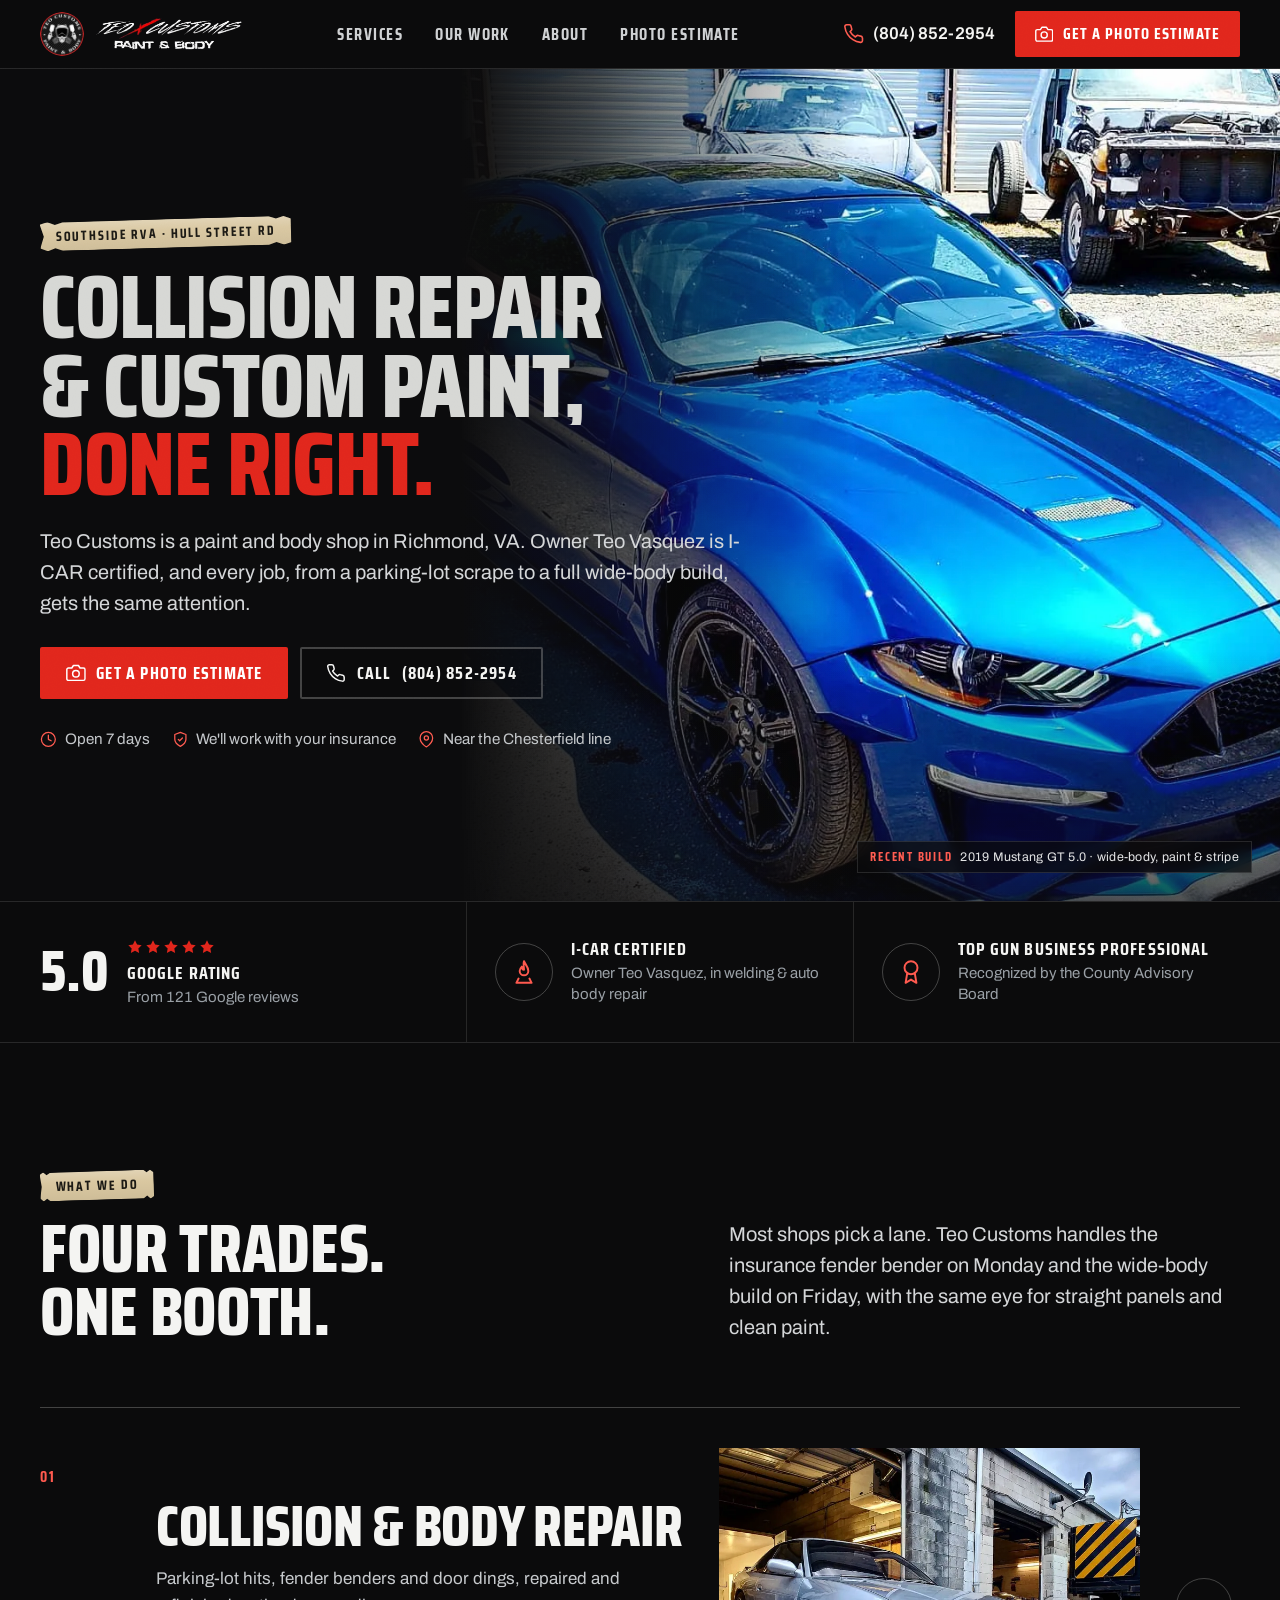
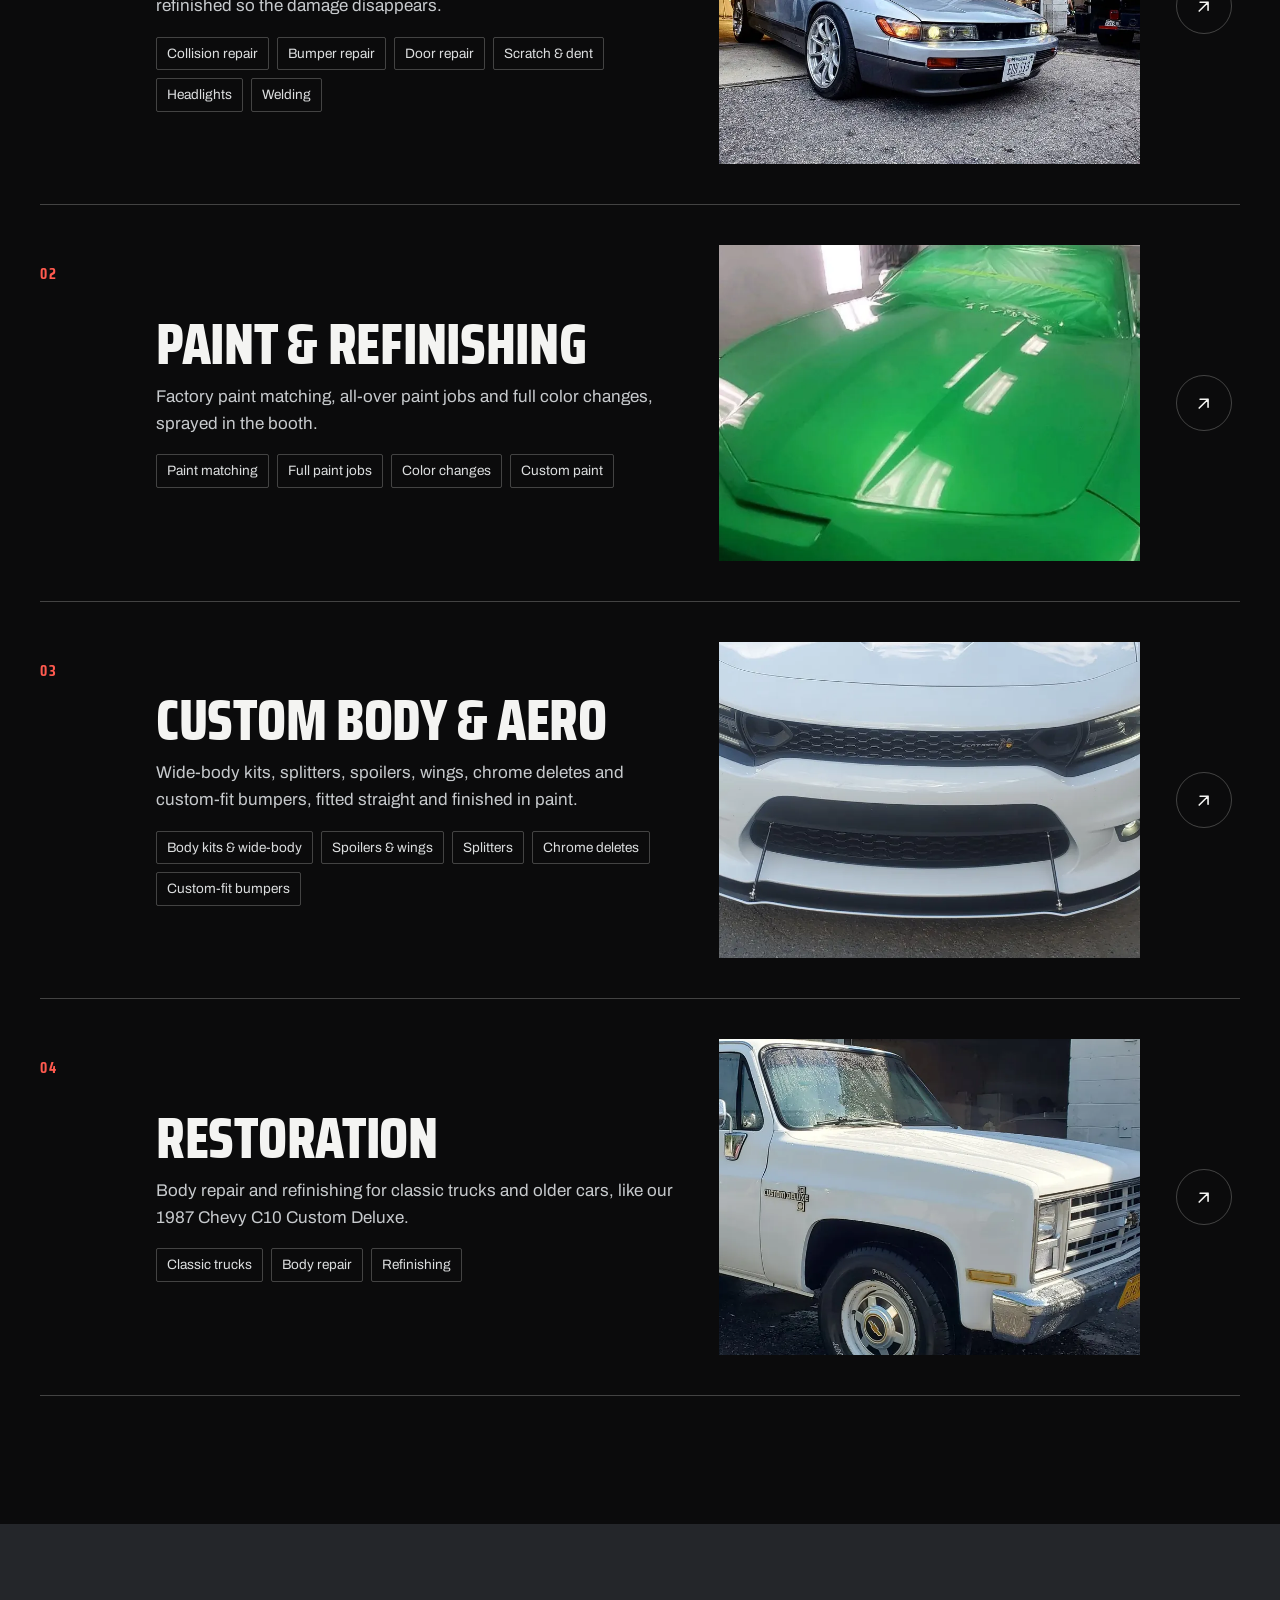
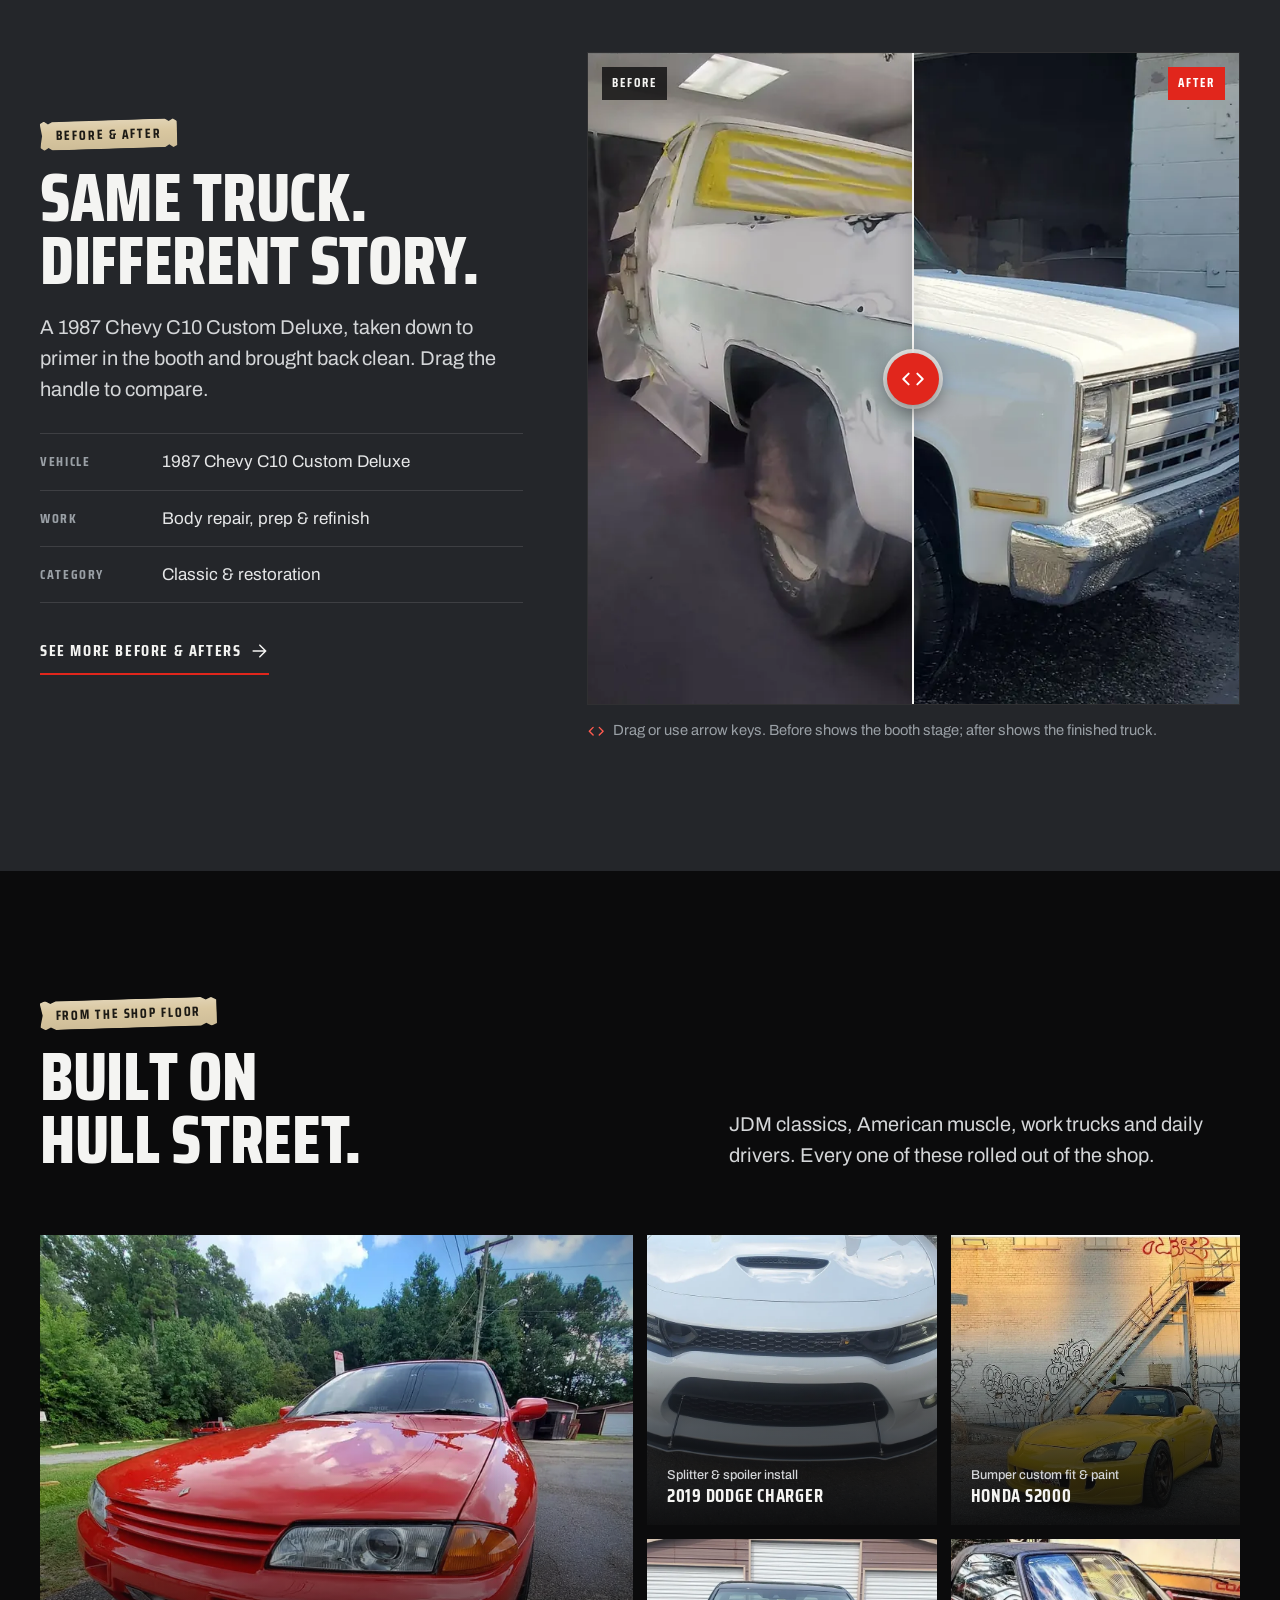
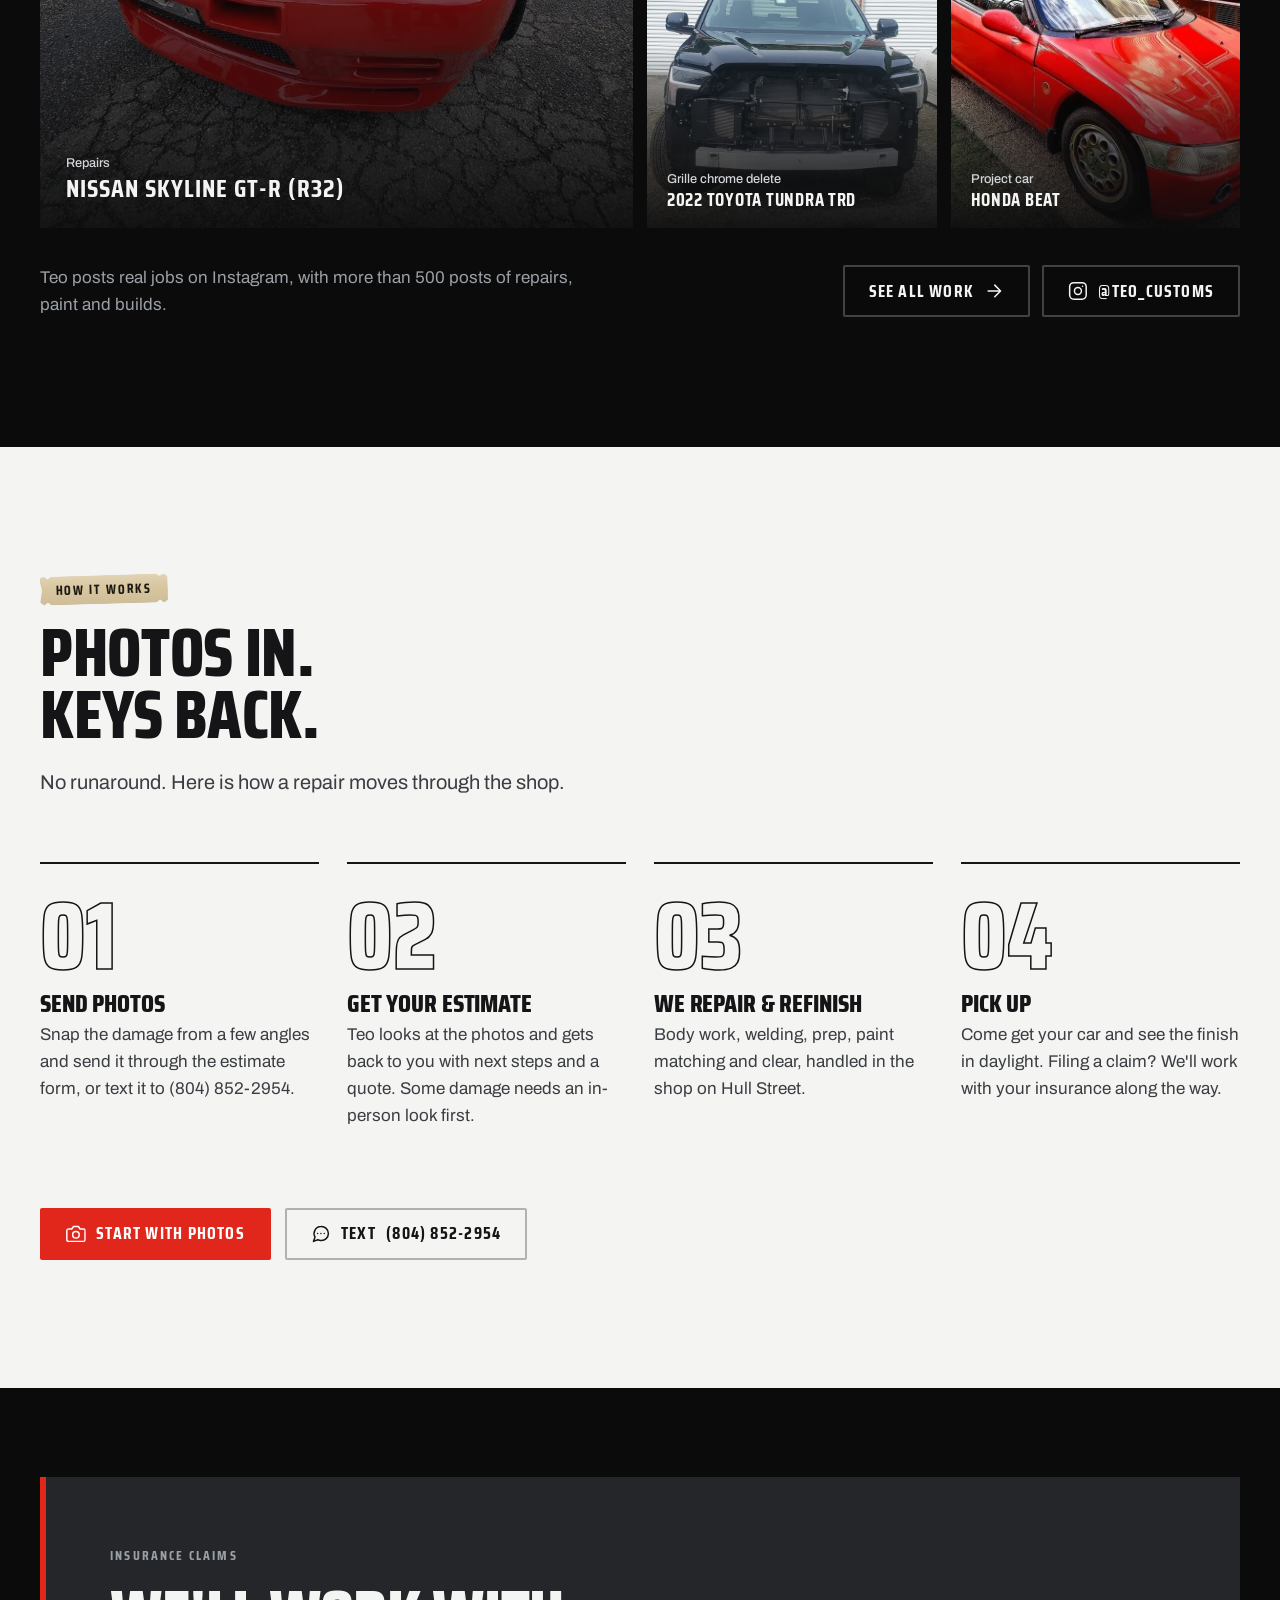
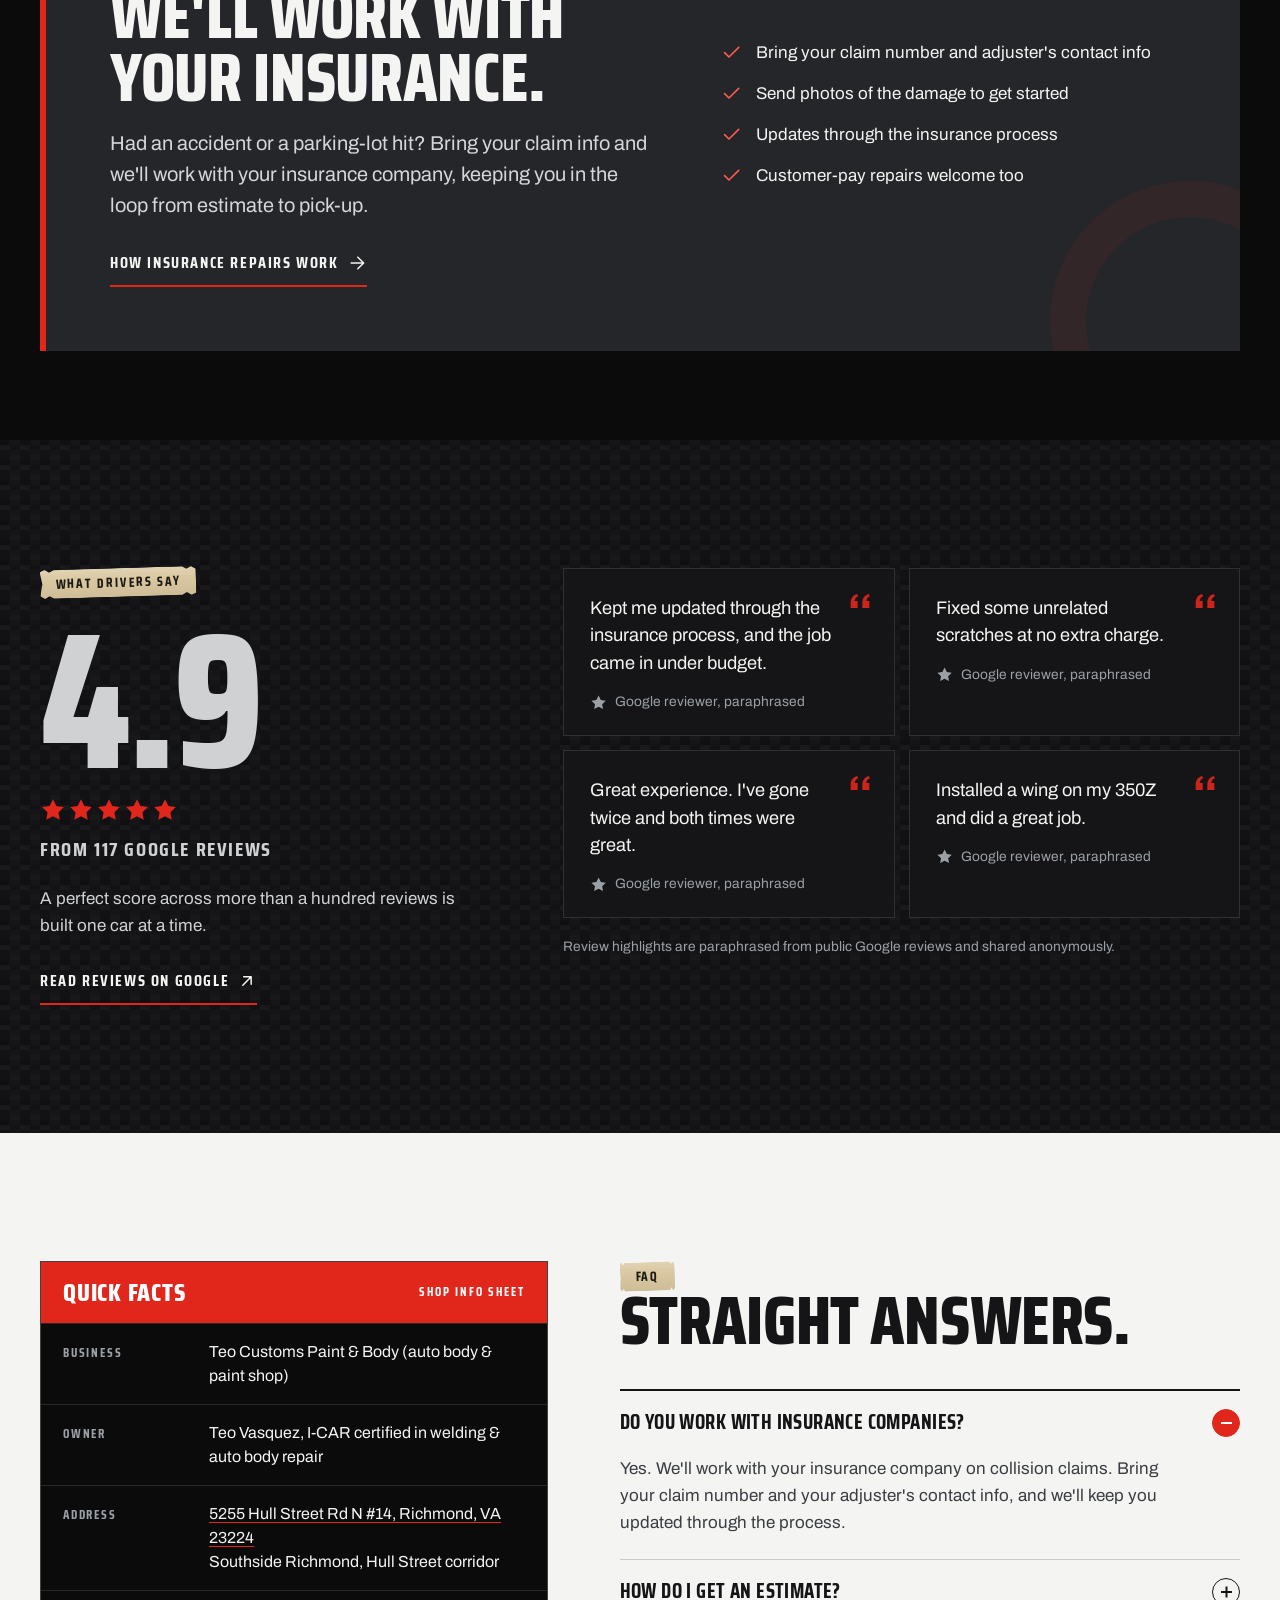
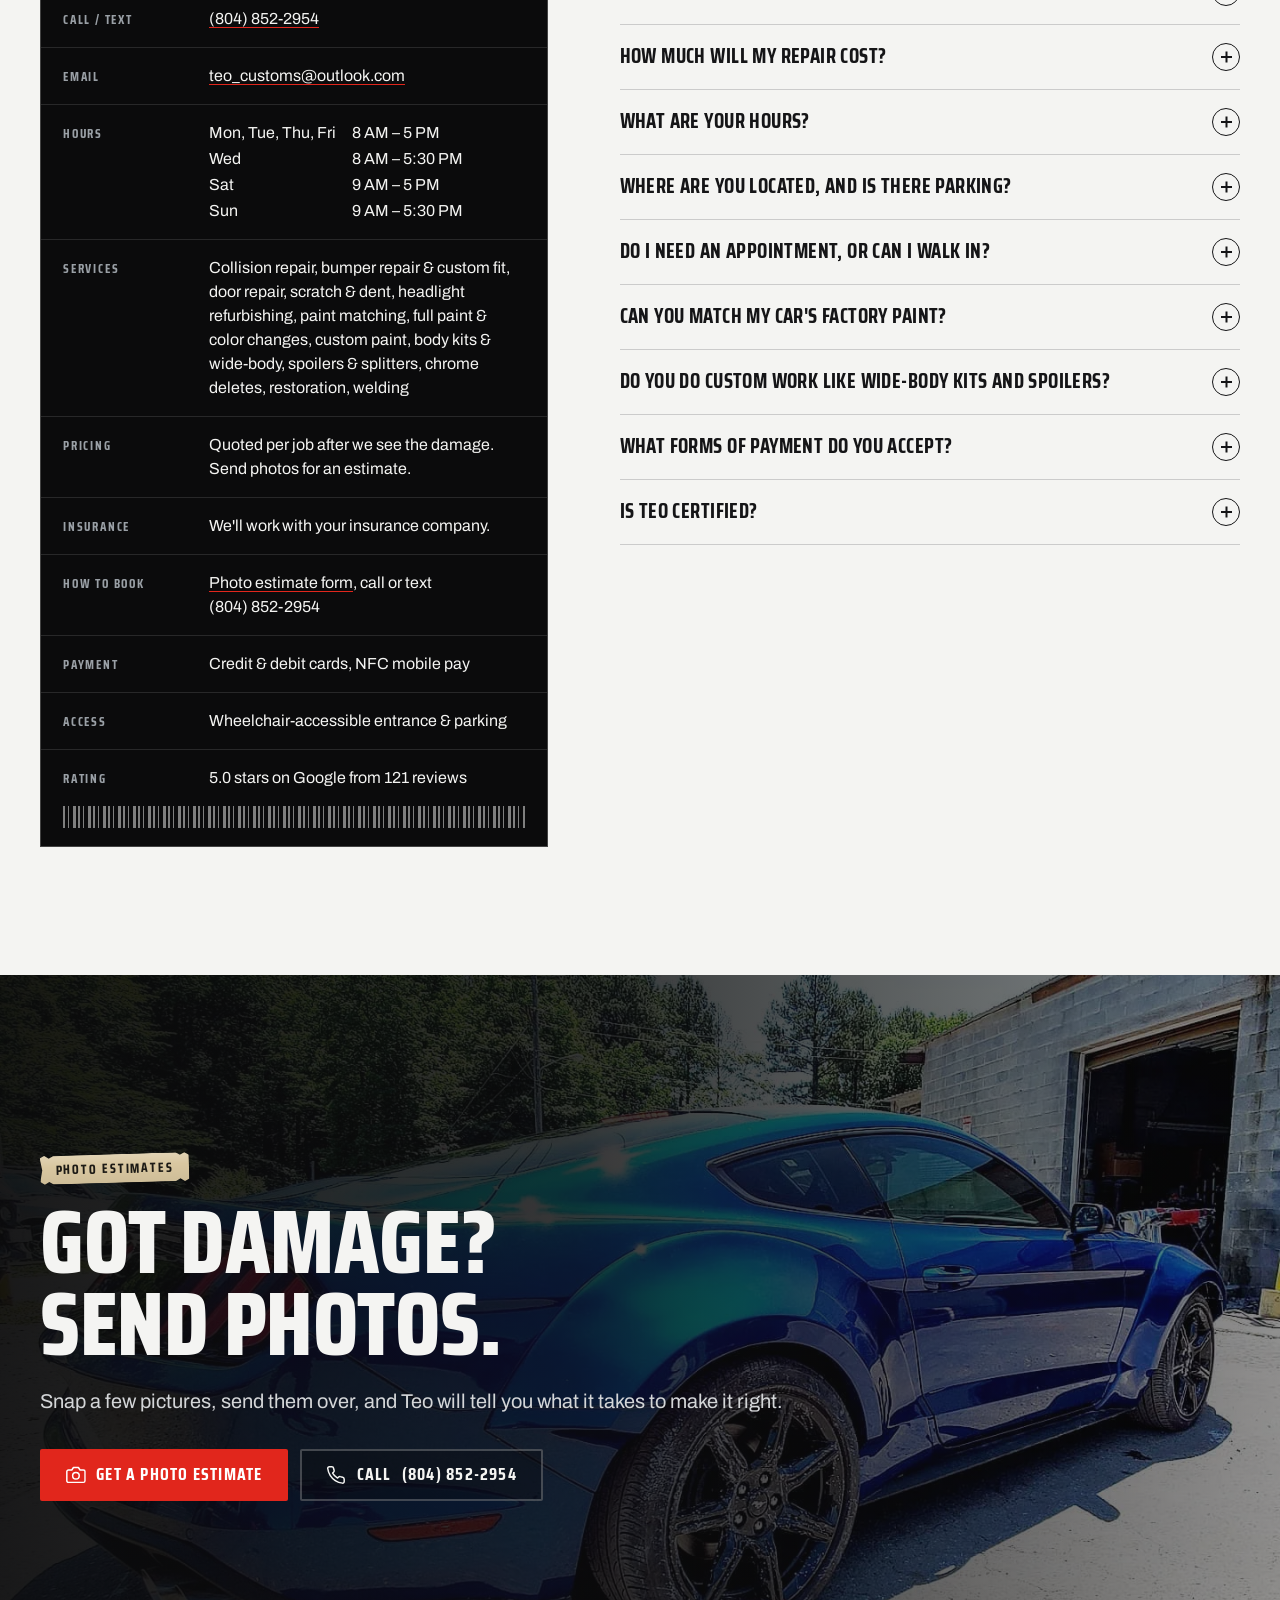
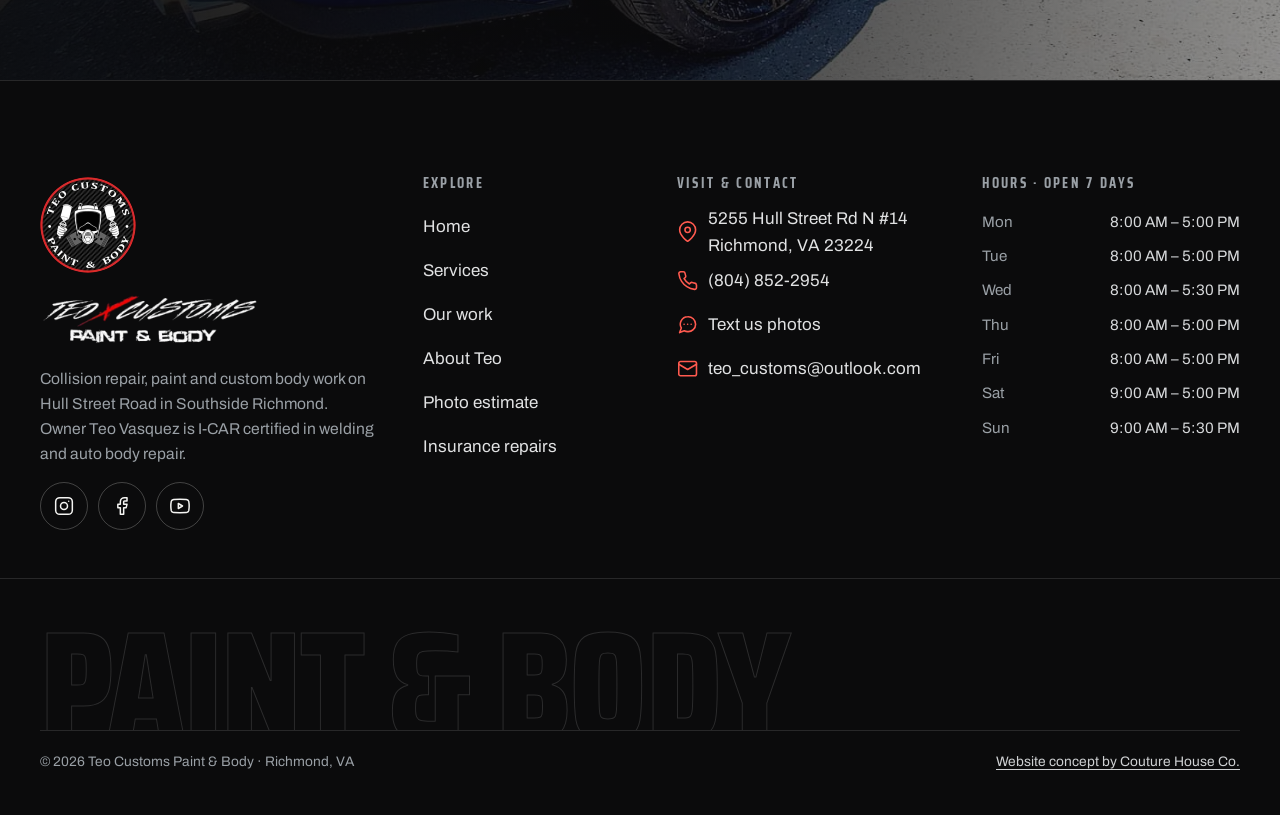
<file: index.html>
<!doctype html>
<html lang="en">
<head>
<meta charset="utf-8">
<meta name="viewport" content="width=device-width, initial-scale=1, viewport-fit=cover">
<title>Teo Customs | Auto Body & Paint Shop in Richmond, VA</title>
<meta name="description" content="Collision repair, paint matching, custom paint and wide-body installs on Hull Street in Southside Richmond, VA. 5.0 on Google. Send photos for an estimate.">
<meta name="robots" content="index, follow, max-image-preview:large">
<link rel="canonical" href="https://teo-customs-website.netlify.app/">
<meta name="theme-color" content="#0b0b0c">
<meta name="format-detection" content="telephone=no">
<meta property="og:type" content="website">
<meta property="og:site_name" content="Teo Customs Paint &amp; Body">
<meta property="og:title" content="Teo Customs | Auto Body & Paint Shop in Richmond, VA">
<meta property="og:description" content="Collision repair, paint matching, custom paint and wide-body installs on Hull Street in Southside Richmond, VA. 5.0 on Google. Send photos for an estimate.">
<meta property="og:url" content="https://teo-customs-website.netlify.app/">
<meta property="og:image" content="https://teo-customs-website.netlify.app/assets/img/og.jpg">
<meta property="og:image:width" content="1200">
<meta property="og:image:height" content="630">
<meta property="og:image:alt" content="Blue wide-body Ford Mustang GT with the Teo Customs Paint &amp; Body name">
<meta property="og:locale" content="en_US">
<meta name="twitter:card" content="summary_large_image">
<meta name="twitter:title" content="Teo Customs | Auto Body & Paint Shop in Richmond, VA">
<meta name="twitter:description" content="Collision repair, paint matching, custom paint and wide-body installs on Hull Street in Southside Richmond, VA. 5.0 on Google. Send photos for an estimate.">
<meta name="twitter:image" content="https://teo-customs-website.netlify.app/assets/img/og.jpg">
<link rel="icon" href="favicon.svg" type="image/svg+xml">
<link rel="icon" href="assets/img/favicon-32.png" sizes="32x32" type="image/png">
<link rel="apple-touch-icon" href="assets/img/apple-touch-icon.png">
<link rel="manifest" href="site.webmanifest">
<link rel="preload" href="assets/fonts/saira-condensed-latin-700-normal.woff2" as="font" type="font/woff2" crossorigin>
<link rel="stylesheet" href="assets/css/fonts.css?v=20260930b">
<link rel="stylesheet" href="assets/css/site.css?v=20260930b">
<script>document.documentElement.classList.add('js')</script>
<script src="assets/js/site.js" defer></script>
<script type="application/ld+json">{"@context":"https://schema.org","@type":"AutoBodyShop","@id":"https://teo-customs-website.netlify.app/#business","name":"Teo Customs Paint & Body","alternateName":["Teo Customs","Teo X Customs Paint and Body"],"description":"Auto body and paint shop in Southside Richmond, VA: collision repair, paint matching, full paint and color changes, custom paint, wide-body and aero installs, chrome deletes, restoration and welding.","url":"https://teo-customs-website.netlify.app/","logo":"https://teo-customs-website.netlify.app/assets/img/logo-badge.webp","image":["https://teo-customs-website.netlify.app/assets/img/og.jpg","https://teo-customs-website.netlify.app/assets/img/mustang-widebody-final.webp"],"telephone":"+1-804-852-2954","email":"teo_customs@outlook.com","address":{"@type":"PostalAddress","streetAddress":"5255 Hull Street Rd N #14","addressLocality":"Richmond","addressRegion":"VA","postalCode":"23224","addressCountry":"US"},"geo":{"@type":"GeoCoordinates","latitude":37.490709,"longitude":-77.489462},"hasMap":"https://www.google.com/maps/search/?api=1&query=Teo+Customs+Paint+and+Body%2C+5255+Hull+Street+Rd+N+%2314%2C+Richmond%2C+VA+23224","openingHoursSpecification":[{"@type":"OpeningHoursSpecification","dayOfWeek":"https://schema.org/Monday","opens":"08:00","closes":"17:00"},{"@type":"OpeningHoursSpecification","dayOfWeek":"https://schema.org/Tuesday","opens":"08:00","closes":"17:00"},{"@type":"OpeningHoursSpecification","dayOfWeek":"https://schema.org/Wednesday","opens":"08:00","closes":"17:30"},{"@type":"OpeningHoursSpecification","dayOfWeek":"https://schema.org/Thursday","opens":"08:00","closes":"17:00"},{"@type":"OpeningHoursSpecification","dayOfWeek":"https://schema.org/Friday","opens":"08:00","closes":"17:00"},{"@type":"OpeningHoursSpecification","dayOfWeek":"https://schema.org/Saturday","opens":"09:00","closes":"17:00"},{"@type":"OpeningHoursSpecification","dayOfWeek":"https://schema.org/Sunday","opens":"09:00","closes":"17:30"}],"areaServed":[{"@type":"City","name":"Richmond","containedInPlace":{"@type":"State","name":"Virginia"}},{"@type":"AdministrativeArea","name":"Chesterfield County, Virginia"}],"sameAs":["https://www.instagram.com/teo_customs/","https://www.facebook.com/RVAAUTOBODYANDPAINT/"],"paymentAccepted":"Credit card, Debit card, NFC mobile payments","amenityFeature":[{"@type":"LocationFeatureSpecification","name":"Wheelchair-accessible entrance","value":true},{"@type":"LocationFeatureSpecification","name":"Wheelchair-accessible parking","value":true}],"award":"TOP GUN Business Professional (County Advisory Board)","knowsAbout":["Collision repair","Auto body repair","Paint matching","Custom paint","Color changes","Wide-body kit installation","Welding","Classic truck restoration"],"hasOfferCatalog":{"@type":"OfferCatalog","name":"Auto body, paint and custom services","itemListElement":[{"@type":"OfferCatalog","name":"Collision & Body Repair","itemListElement":[{"@type":"Offer","itemOffered":{"@type":"Service","name":"Insurance claim repairs","description":"We'll work with your insurance company on collision repairs.","url":"https://teo-customs-website.netlify.app/services.html#insurance"}},{"@type":"Offer","itemOffered":{"@type":"Service","name":"Collision repair","description":"From fender benders to parking-lot hits. Damaged panels are repaired or replaced, then prepped, painted and color-matched so the repair blends in.","url":"https://teo-customs-website.netlify.app/services.html#collision-repair"}},{"@type":"Offer","itemOffered":{"@type":"Service","name":"Bumper repair & custom fit","description":"Cracked, scuffed or hanging bumper covers repaired and refinished. Aftermarket bumpers custom fit so the gaps line up, then painted to match.","url":"https://teo-customs-website.netlify.app/services.html#bumper-repair"}},{"@type":"Offer","itemOffered":{"@type":"Service","name":"Door repair","description":"Dents, creases and damaged door skins repaired, filled, blocked straight and refinished.","url":"https://teo-customs-website.netlify.app/services.html#door-repair"}},{"@type":"Offer","itemOffered":{"@type":"Service","name":"Scratch & dent repair","description":"Keyed paint, door dings, scuffs and scrapes corrected and refinished so they are gone, not just covered.","url":"https://teo-customs-website.netlify.app/services.html#scratch-dent"}},{"@type":"Offer","itemOffered":{"@type":"Service","name":"Headlight repair & refurbishing","description":"Hazy, yellowed or damaged headlights repaired and refurbished for a clearer look and better light output.","url":"https://teo-customs-website.netlify.app/services.html#headlights"}},{"@type":"Offer","itemOffered":{"@type":"Service","name":"Welding","description":"Welding for body and panel repairs, handled by an I-CAR certified welding and auto body tech.","url":"https://teo-customs-website.netlify.app/services.html#welding"}}]},{"@type":"OfferCatalog","name":"Paint & Refinishing","itemListElement":[{"@type":"Offer","itemOffered":{"@type":"Service","name":"Paint matching","description":"New paint matched to your existing color so repaired panels sit right next to the original finish.","url":"https://teo-customs-website.netlify.app/services.html#paint-matching"}},{"@type":"Offer","itemOffered":{"@type":"Service","name":"Full paint jobs & color changes","description":"All-over paint jobs and complete color changes, masked, prepped and sprayed in the booth.","url":"https://teo-customs-website.netlify.app/services.html#full-paint"}},{"@type":"Offer","itemOffered":{"@type":"Service","name":"Custom paint","description":"Custom colors and finishes for builds that need to stand out, planned with you before the first coat goes on.","url":"https://teo-customs-website.netlify.app/services.html#custom-paint"}}]},{"@type":"OfferCatalog","name":"Custom Body & Aero","itemListElement":[{"@type":"Offer","itemOffered":{"@type":"Service","name":"Body kits & wide-body installs","description":"Body kits and wide-body fender flares fitted, bodyworked and painted so they look like they came from the factory that way.","url":"https://teo-customs-website.netlify.app/services.html#widebody"}},{"@type":"Offer","itemOffered":{"@type":"Service","name":"Spoilers, splitters & wings","description":"Front splitters, trunk spoilers and wings installed straight, secure and finished to match.","url":"https://teo-customs-website.netlify.app/services.html#aero"}},{"@type":"Offer","itemOffered":{"@type":"Service","name":"Chrome deletes & trim","description":"Chrome grilles, badges and trim blacked out or refinished for a cleaner, murdered-out look.","url":"https://teo-customs-website.netlify.app/services.html#chrome-delete"}}]},{"@type":"OfferCatalog","name":"Restoration","itemListElement":[{"@type":"Offer","itemOffered":{"@type":"Service","name":"Classic truck & car restoration work","description":"Body repair, prep and refinishing for classic trucks and older cars, done with patience and respect for the original lines.","url":"https://teo-customs-website.netlify.app/services.html#classic-trucks"}}]}]},"aggregateRating":{"@type":"AggregateRating","ratingValue":"5.0","reviewCount":"121","bestRating":"5","worstRating":"1"}}</script>
<script type="application/ld+json">{"@context":"https://schema.org","@type":"WebSite","@id":"https://teo-customs-website.netlify.app/#website","name":"Teo Customs Paint & Body","url":"https://teo-customs-website.netlify.app/","publisher":{"@id":"https://teo-customs-website.netlify.app/#business"},"inLanguage":"en-US"}</script>
<script type="application/ld+json">{"@context":"https://schema.org","@type":"FAQPage","mainEntity":[{"@type":"Question","name":"Do you work with insurance companies?","acceptedAnswer":{"@type":"Answer","text":"Yes. We'll work with your insurance company on collision claims. Bring your claim number and your adjuster's contact info, and we'll keep you updated through the process."}},{"@type":"Question","name":"How do I get an estimate?","acceptedAnswer":{"@type":"Answer","text":"Send photos of the damage through the photo estimate form on this site, or text them to (804) 852-2954. Teo will follow up with next steps; some damage needs an in-person look before it can be priced."}},{"@type":"Question","name":"How much will my repair cost?","acceptedAnswer":{"@type":"Answer","text":"Every job is priced after we see the damage, because the cost depends on the panels, parts and paint involved. Sending photos is the fastest way to get a number."}},{"@type":"Question","name":"What are your hours?","acceptedAnswer":{"@type":"Answer","text":"We're open 7 days: Monday, Tuesday, Thursday and Friday 8 AM to 5 PM, Wednesday 8 AM to 5:30 PM, Saturday 9 AM to 5 PM and Sunday 9 AM to 5:30 PM."}},{"@type":"Question","name":"Where are you located, and is there parking?","acceptedAnswer":{"@type":"Answer","text":"5255 Hull Street Rd N #14, Richmond, VA 23224, on the Hull Street corridor in Southside near the Chesterfield line. The shop has a wheelchair-accessible entrance and parking."}},{"@type":"Question","name":"Do I need an appointment, or can I walk in?","acceptedAnswer":{"@type":"Answer","text":"Call or text (804) 852-2954 before you come so Teo can make time to look at your vehicle. Sending photos first is the quickest way to get started."}},{"@type":"Question","name":"Can you match my car's factory paint?","acceptedAnswer":{"@type":"Answer","text":"Yes. Paint matching is part of every repair, so the new work sits right next to your original finish."}},{"@type":"Question","name":"Do you do custom work like wide-body kits and spoilers?","acceptedAnswer":{"@type":"Answer","text":"Yes. Recent builds include a wide-body 2019 Ford Mustang GT 5.0, a front splitter and trunk spoiler on a 2019 Dodge Charger and a grille chrome delete on a 2022 Toyota Tundra TRD."}},{"@type":"Question","name":"What forms of payment do you accept?","acceptedAnswer":{"@type":"Answer","text":"Credit and debit cards, plus NFC mobile pay (tap to pay with your phone)."}},{"@type":"Question","name":"Is Teo certified?","acceptedAnswer":{"@type":"Answer","text":"Yes. Owner Teo Vasquez is I-CAR certified in welding and auto body repair."}}]}</script>
</head>
<body>
<svg xmlns="http://www.w3.org/2000/svg" style="display:none" aria-hidden="true">
<symbol id="i-phone" viewBox="0 0 24 24"><path d="M22 16.9v3a2 2 0 0 1-2.2 2 19.8 19.8 0 0 1-8.6-3.1 19.5 19.5 0 0 1-6-6A19.8 19.8 0 0 1 2.1 4.2 2 2 0 0 1 4.1 2h3a2 2 0 0 1 2 1.7c.1.9.4 1.8.7 2.7a2 2 0 0 1-.5 2.1L8 9.8a16 16 0 0 0 6 6l1.3-1.3a2 2 0 0 1 2.1-.4c.9.3 1.8.6 2.7.7a2 2 0 0 1 1.7 2z"/></symbol>
<symbol id="i-sms" viewBox="0 0 24 24"><path d="M21 11.5a8.4 8.4 0 0 1-9 8.4 8.9 8.9 0 0 1-3.8-.9L3 21l1.9-5.2A8.4 8.4 0 0 1 12 3.1a8.4 8.4 0 0 1 9 8.4z"/><path d="M8 11.5h.01M12 11.5h.01M16 11.5h.01"/></symbol>
<symbol id="i-mail" viewBox="0 0 24 24"><rect x="2" y="4" width="20" height="16" rx="2"/><path d="m2 7 10 6 10-6"/></symbol>
<symbol id="i-camera" viewBox="0 0 24 24"><path d="M23 19a2 2 0 0 1-2 2H3a2 2 0 0 1-2-2V8a2 2 0 0 1 2-2h4l2-3h6l2 3h4a2 2 0 0 1 2 2z"/><circle cx="12" cy="13" r="4"/></symbol>
<symbol id="i-pin" viewBox="0 0 24 24"><path d="M21 10c0 7-9 13-9 13S3 17 3 10a9 9 0 0 1 18 0z"/><circle cx="12" cy="10" r="3"/></symbol>
<symbol id="i-clock" viewBox="0 0 24 24"><circle cx="12" cy="12" r="10"/><path d="M12 6v6l4 2"/></symbol>
<symbol id="i-star" viewBox="0 0 24 24"><path d="M12 2l3.1 6.3 6.9 1-5 4.9 1.2 6.8L12 17.8 5.8 21l1.2-6.8-5-4.9 6.9-1z"/></symbol>
<symbol id="i-shield" viewBox="0 0 24 24"><path d="M12 22s8-4 8-10V5l-8-3-8 3v7c0 6 8 10 8 10z"/><path d="m9 12 2 2 4-4"/></symbol>
<symbol id="i-award" viewBox="0 0 24 24"><circle cx="12" cy="8" r="6"/><path d="M15.5 13.2 17 22l-5-3-5 3 1.5-8.8"/></symbol>
<symbol id="i-weld" viewBox="0 0 24 24"><path d="M12 2c1 3 4 5 4 9a4 4 0 0 1-8 0c0-2 1-3 2-4 0 2 1 3 2 3 0-3-1-5 0-8z"/><path d="M5 22h14M7 18l-2 4M17 18l2 4"/></symbol>
<symbol id="i-arrow" viewBox="0 0 24 24"><path d="M5 12h14M13 5l7 7-7 7"/></symbol>
<symbol id="i-arrow-ur" viewBox="0 0 24 24"><path d="M7 17 17 7M8 7h9v9"/></symbol>
<symbol id="i-check" viewBox="0 0 24 24"><path d="M20 6 9 17l-5-5"/></symbol>
<symbol id="i-drag" viewBox="0 0 24 24"><path d="m8 7-5 5 5 5M16 7l5 5-5 5"/></symbol>
<symbol id="i-close" viewBox="0 0 24 24"><path d="M18 6 6 18M6 6l12 12"/></symbol>
<symbol id="i-chev-l" viewBox="0 0 24 24"><path d="m15 18-6-6 6-6"/></symbol>
<symbol id="i-chev-r" viewBox="0 0 24 24"><path d="m9 18 6-6-6-6"/></symbol>
<symbol id="i-zoom" viewBox="0 0 24 24"><circle cx="11" cy="11" r="7"/><path d="m21 21-4.3-4.3M11 8v6M8 11h6"/></symbol>
<symbol id="i-instagram" viewBox="0 0 24 24"><rect x="2" y="2" width="20" height="20" rx="5"/><circle cx="12" cy="12" r="4.2"/><path d="M17.6 6.4h.01"/></symbol>
<symbol id="i-facebook" viewBox="0 0 24 24"><path d="M18 2h-3a5 5 0 0 0-5 5v3H7v4h3v8h4v-8h3l1-4h-4V7a1 1 0 0 1 1-1h3z"/></symbol>
<symbol id="i-youtube" viewBox="0 0 24 24"><path d="M22.5 6.4a2.8 2.8 0 0 0-2-2C18.8 4 12 4 12 4s-6.8 0-8.5.4a2.8 2.8 0 0 0-2 2A29 29 0 0 0 1 12a29 29 0 0 0 .5 5.6 2.8 2.8 0 0 0 2 2c1.7.4 8.5.4 8.5.4s6.8 0 8.5-.4a2.8 2.8 0 0 0 2-2A29 29 0 0 0 23 12a29 29 0 0 0-.5-5.6z"/><path d="m10 15 5-3-5-3z"/></symbol>
<symbol id="i-card" viewBox="0 0 24 24"><rect x="1" y="4" width="22" height="16" rx="2"/><path d="M1 10h22M5 15h4"/></symbol>
<symbol id="i-nfc" viewBox="0 0 24 24"><rect x="4" y="2" width="11" height="20" rx="2"/><path d="M9 18h1M18.5 8.5a5 5 0 0 1 0 7M21 6a8.5 8.5 0 0 1 0 12"/></symbol>
<symbol id="i-access" viewBox="0 0 24 24"><circle cx="11" cy="4" r="2"/><path d="M11 7v6h5l2.5 6M11 10h5"/><path d="M8 10.8A5.5 5.5 0 1 0 15 18.5"/></symbol>
<symbol id="i-wrench" viewBox="0 0 24 24"><path d="M14.7 6.3a1 1 0 0 0 0 1.4l1.6 1.6a1 1 0 0 0 1.4 0l3.8-3.8a6 6 0 0 1-7.9 7.9l-6.9 6.9a2.1 2.1 0 0 1-3-3l6.9-6.9a6 6 0 0 1 7.9-7.9z"/></symbol>
<symbol id="i-spray" viewBox="0 0 24 24"><path d="M3 8h11v4H3zM14 10h3M8 8V4h4v4M6 12l-1.5 8h3L9 12"/><path d="M19.5 7.5h.01M21 10h.01M19.5 12.5h.01M22 6.5h.01M22 13.5h.01"/></symbol>
<symbol id="i-car" viewBox="0 0 24 24"><path d="m3 13 2-5a2 2 0 0 1 1.9-1.4h10.2A2 2 0 0 1 19 8l2 5"/><path d="M3 13h18v4a1 1 0 0 1-1 1h-1.5a1 1 0 0 1-1-1v-1h-11v1a1 1 0 0 1-1 1H4a1 1 0 0 1-1-1z"/><path d="M7 14.5h.01M17 14.5h.01"/></symbol>
<symbol id="i-bumper" viewBox="0 0 24 24"><path d="M2 9h20v4a4 4 0 0 1-4 4H6a4 4 0 0 1-4-4z"/><path d="M6 13h3M15 13h3M9 17v2M15 17v2"/></symbol>
<symbol id="i-door" viewBox="0 0 24 24"><path d="M4 21V9l6-6h10v18z"/><path d="M4 11h16M15 14h2"/></symbol>
<symbol id="i-light" viewBox="0 0 24 24"><path d="M11 5H9a7 7 0 0 0 0 14h2z"/><path d="m15 8 6-1.5M15 12h6M15 16l6 1.5"/></symbol>
<symbol id="i-drop" viewBox="0 0 24 24"><path d="M12 2.7 17.7 8.3a8 8 0 1 1-11.4 0z"/><path d="M8.5 14a3.5 3.5 0 0 0 3.5 3.5"/></symbol>
<symbol id="i-layers" viewBox="0 0 24 24"><path d="M12 2 2 7l10 5 10-5z"/><path d="m2 17 10 5 10-5M2 12l10 5 10-5"/></symbol>
<symbol id="i-brush" viewBox="0 0 24 24"><path d="M18.4 2.6a2 2 0 0 1 2.9 2.9L11 15.8l-3-3z"/><path d="M8 13c-2 0-3.5 1.5-3.5 3.5 0 1.5-1 2.5-2.5 2.5 1 1 2.5 1.5 4 1.5a4 4 0 0 0 4-4c0-1.5-.5-2.5-2-3.5z"/></symbol>
<symbol id="i-kit" viewBox="0 0 24 24"><path d="M2 18a10 10 0 0 1 20 0M5.5 18a6.5 6.5 0 0 1 13 0M1 18h22"/></symbol>
<symbol id="i-wing" viewBox="0 0 24 24"><path d="M2 8h20l-2.5 3.5h-15z"/><path d="M7 11.5V17M17 11.5V17M4 17h6M14 17h6"/></symbol>
<symbol id="i-grille" viewBox="0 0 24 24"><rect x="2" y="7" width="20" height="10" rx="3"/><path d="M6 10h12M6 14h12M12 7v10"/></symbol>
<symbol id="i-scratch" viewBox="0 0 24 24"><path d="M4 20 20 4M9 20l11-11M4 15 15 4"/></symbol>
<symbol id="i-truck" viewBox="0 0 24 24"><path d="M1 6h13v11H1zM14 10h4l3 3v4h-7z"/><circle cx="5.5" cy="18.5" r="2"/><circle cx="17.5" cy="18.5" r="2"/></symbol>
<symbol id="i-quote" viewBox="0 0 24 24"><path d="M9.5 6C6 7 4 9.7 4 13.5V18h6v-6H7.4c.2-2 1.3-3.4 3.1-4.1zM19.5 6C16 7 14 9.7 14 13.5V18h6v-6h-2.6c.2-2 1.3-3.4 3.1-4.1z"/></symbol>
<symbol id="i-upload" viewBox="0 0 24 24"><path d="M21 15v4a2 2 0 0 1-2 2H5a2 2 0 0 1-2-2v-4M17 8l-5-5-5 5M12 3v12"/></symbol>
<symbol id="i-map" viewBox="0 0 24 24"><path d="m1 6 7-4 8 4 7-4v16l-7 4-8-4-7 4z"/><path d="M8 2v16M16 6v16"/></symbol>
<symbol id="i-eye" viewBox="0 0 24 24"><path d="M1 12s4-8 11-8 11 8 11 8-4 8-11 8S1 12 1 12z"/><circle cx="12" cy="12" r="3"/></symbol>
<symbol id="i-chat" viewBox="0 0 24 24"><path d="M21 15a2 2 0 0 1-2 2H7l-4 4V5a2 2 0 0 1 2-2h14a2 2 0 0 1 2 2z"/></symbol>
<symbol id="i-target" viewBox="0 0 24 24"><circle cx="12" cy="12" r="10"/><circle cx="12" cy="12" r="6"/><circle cx="12" cy="12" r="2"/></symbol>
<symbol id="i-key" viewBox="0 0 24 24"><circle cx="7.5" cy="15.5" r="5.5"/><path d="m11.5 11.5 9-9M16 7l3 3M18.5 4.5l2 2"/></symbol>
</svg>
<a class="skip-link" href="#main">Skip to content</a>
<header class="site-header">
  <div class="wrap header-inner">
    <a class="brand" href="index.html" aria-label="Teo Customs Paint &amp; Body, home">
      <img class="brand-badge" src="assets/img/logo-badge-192.webp" width="192" height="192" alt="">
      <img class="brand-word" src="assets/img/wordmark-light.webp" width="574" height="148" alt="Teo Customs Paint &amp; Body">
    </a>
    <nav class="nav" aria-label="Main">
      <ul>
        <li><a href="services.html">Services</a></li><li><a href="work.html">Our Work</a></li><li><a href="about.html">About</a></li><li><a href="estimate.html">Photo Estimate</a></li>
      </ul>
    </nav>
    <div class="header-cta">
      <a class="header-phone" href="tel:+18048522954"><svg class="icon" aria-hidden="true" focusable="false"><use href="#i-phone"></use></svg><span><span class="nw">(804) 852-2954</span></span><b class="sr-only">Call</b></a>
      <a class="btn btn-red" href="estimate.html"><svg class="icon" aria-hidden="true" focusable="false"><use href="#i-camera"></use></svg>Get a photo estimate</a>
    </div>
    <button class="menu-btn" type="button" aria-expanded="false" aria-controls="mobile-menu"><span class="bars" aria-hidden="true"><span></span><span></span><span></span></span><span class="mb-label">Menu</span></button>
  </div>
</header>
<div class="mobile-menu" id="mobile-menu" hidden>
    <nav aria-label="Mobile">
      <ul>
        <li><a class="mm-link" href="index.html" aria-current="page">Home<svg class="icon" aria-hidden="true" focusable="false"><use href="#i-arrow"></use></svg></a></li>
        <li><a class="mm-link" href="services.html">Services<svg class="icon" aria-hidden="true" focusable="false"><use href="#i-arrow"></use></svg></a></li><li><a class="mm-link" href="work.html">Our Work<svg class="icon" aria-hidden="true" focusable="false"><use href="#i-arrow"></use></svg></a></li><li><a class="mm-link" href="about.html">About<svg class="icon" aria-hidden="true" focusable="false"><use href="#i-arrow"></use></svg></a></li><li><a class="mm-link" href="estimate.html">Photo Estimate<svg class="icon" aria-hidden="true" focusable="false"><use href="#i-arrow"></use></svg></a></li>
      </ul>
    </nav>
    <div class="mm-contact">
      <a class="btn btn-red" href="estimate.html"><svg class="icon" aria-hidden="true" focusable="false"><use href="#i-camera"></use></svg>Get a photo estimate</a>
      <a class="btn btn-ghost" href="tel:+18048522954"><svg class="icon" aria-hidden="true" focusable="false"><use href="#i-phone"></use></svg>Call <span class="nw">(804) 852-2954</span></a>
      <a class="btn btn-ghost" href="sms:+18048522954"><svg class="icon" aria-hidden="true" focusable="false"><use href="#i-sms"></use></svg>Text photos</a>
    </div>
    <p class="mm-meta">5255 Hull Street Rd N #14, Richmond, VA 23224<br>Open 7 days</p>
  </div>

<main id="main">
<section class="hero" data-sweep aria-labelledby="hero-title">
  <div class="hero-grid">
    <div class="hero-media clearcoat">
      <img src="assets/img/mustang-widebody-final.webp" srcset="assets/img/mustang-widebody-final-800.webp 800w, assets/img/mustang-widebody-final.webp 1440w" sizes="(min-width: 960px) 64vw, 100vw" width="1440" height="939" alt="Blue 2019 Ford Mustang GT 5.0 with a wide-body kit and dark racing stripes, finished by Teo Customs" fetchpriority="high" decoding="async">
      <span class="clearcoat-band" aria-hidden="true"></span>
      <p class="spec-plate"><b>Recent build</b> 2019 Mustang GT 5.0 &middot; wide-body, paint &amp; stripe</p>
    </div>
    <div class="hero-copy">
      <span class="tape">Southside RVA &middot; Hull Street Rd</span>
      <h1 id="hero-title"><span class="l sheen">Collision repair</span> <span class="l sheen">&amp; custom paint,</span> <em class="l">done right.</em></h1>
      <p class="lede">Teo Customs is a paint and body shop in Richmond, VA. Owner Teo Vasquez is I-CAR certified, and every job, from a parking-lot scrape to a full wide-body build, gets the same attention.</p>
      <div class="btn-row">
        <a class="btn btn-red" href="estimate.html"><svg class="icon" aria-hidden="true" focusable="false"><use href="#i-camera"></use></svg>Get a photo estimate</a>
        <a class="btn btn-ghost" href="tel:+18048522954"><svg class="icon" aria-hidden="true" focusable="false"><use href="#i-phone"></use></svg>Call <span class="nw">(804) 852-2954</span></a>
      </div>
      <ul class="hero-meta">
        <li><svg class="icon" aria-hidden="true" focusable="false"><use href="#i-clock"></use></svg>Open 7 days</li>
        <li><svg class="icon" aria-hidden="true" focusable="false"><use href="#i-shield"></use></svg>We'll work with your insurance</li>
        <li><svg class="icon" aria-hidden="true" focusable="false"><use href="#i-pin"></use></svg>Near the Chesterfield line</li>
      </ul>
    </div>
  </div>
</section>

<section class="trust" aria-label="Ratings and credentials">
  <div class="wrap">
    <ul class="trust-grid">
      <li class="trust-item">
        <span class="trust-num tnum" data-count="5.0" data-decimals="1">5.0</span>
        <div><span class="stars" aria-hidden="true"><svg class="icon icon-fill" aria-hidden="true" focusable="false"><use href="#i-star"></use></svg><svg class="icon icon-fill" aria-hidden="true" focusable="false"><use href="#i-star"></use></svg><svg class="icon icon-fill" aria-hidden="true" focusable="false"><use href="#i-star"></use></svg><svg class="icon icon-fill" aria-hidden="true" focusable="false"><use href="#i-star"></use></svg><svg class="icon icon-fill" aria-hidden="true" focusable="false"><use href="#i-star"></use></svg></span><strong>Google rating</strong><span class="sub">From <span class="tnum" data-count="121">121</span> Google reviews</span></div>
      </li>
      <li class="trust-item">
        <span class="trust-ico"><svg class="icon" aria-hidden="true" focusable="false"><use href="#i-weld"></use></svg></span>
        <div><strong>I-CAR certified</strong><span class="sub">Owner Teo Vasquez, in welding &amp; auto body repair</span></div>
      </li>
      <li class="trust-item">
        <span class="trust-ico"><svg class="icon" aria-hidden="true" focusable="false"><use href="#i-award"></use></svg></span>
        <div><strong>TOP GUN Business Professional</strong><span class="sub">Recognized by the County Advisory Board</span></div>
      </li>
    </ul>
  </div>
</section>

<section class="sec" aria-labelledby="svc-title">
  <div class="wrap">
    <div class="sec-head sec-head--split">
      <div>
        <span class="tape">What we do</span>
        <h2 class="h2 peel" id="svc-title"><span class="peel-text">Four trades.<br>One booth.</span></h2>
      </div>
      <p class="lede">Most shops pick a lane. Teo Customs handles the insurance fender bender on Monday and the wide-body build on Friday, with the same eye for straight panels and clean paint.</p>
    </div>
    <ul class="svc-list">
      <li class="svc-row reveal">
        <a href="services.html#collision">
          <span class="svc-num">01</span>
          <div>
            <h3 class="svc-title">Collision &amp; Body Repair</h3>
            <p class="svc-desc" style="margin-top:12px">Parking-lot hits, fender benders and door dings, repaired and refinished so the damage disappears.</p>
            <ul class="svc-tags" aria-label="Includes"><li>Collision repair</li><li>Bumper repair</li><li>Door repair</li><li>Scratch &amp; dent</li><li>Headlights</li><li>Welding</li></ul>
          </div>
          <div class="svc-thumb mist"><img src="assets/img/silvia-front-repair.webp" srcset="assets/img/silvia-front-repair-800.webp 800w, assets/img/silvia-front-repair.webp 1440w" sizes="(min-width: 900px) 30vw, 100vw" width="1440" height="1080" alt="Silver Nissan Silvia at the shop door after front-end repair" loading="lazy" decoding="async"></div>
          <span class="svc-go" aria-hidden="true"><svg class="icon" aria-hidden="true" focusable="false"><use href="#i-arrow-ur"></use></svg></span>
        </a>
      </li><li class="svc-row reveal">
        <a href="services.html#paint">
          <span class="svc-num">02</span>
          <div>
            <h3 class="svc-title">Paint &amp; Refinishing</h3>
            <p class="svc-desc" style="margin-top:12px">Factory paint matching, all-over paint jobs and full color changes, sprayed in the booth.</p>
            <ul class="svc-tags" aria-label="Includes"><li>Paint matching</li><li>Full paint jobs</li><li>Color changes</li><li>Custom paint</li></ul>
          </div>
          <div class="svc-thumb mist"><img src="assets/img/green-hood-booth.webp" width="720" height="720" alt="Fresh glossy green paint on a hood inside the paint booth" loading="lazy" decoding="async"></div>
          <span class="svc-go" aria-hidden="true"><svg class="icon" aria-hidden="true" focusable="false"><use href="#i-arrow-ur"></use></svg></span>
        </a>
      </li><li class="svc-row reveal">
        <a href="services.html#custom">
          <span class="svc-num">03</span>
          <div>
            <h3 class="svc-title">Custom Body &amp; Aero</h3>
            <p class="svc-desc" style="margin-top:12px">Wide-body kits, splitters, spoilers, wings, chrome deletes and custom-fit bumpers, fitted straight and finished in paint.</p>
            <ul class="svc-tags" aria-label="Includes"><li>Body kits &amp; wide-body</li><li>Spoilers &amp; wings</li><li>Splitters</li><li>Chrome deletes</li><li>Custom-fit bumpers</li></ul>
          </div>
          <div class="svc-thumb mist"><img src="assets/img/charger-splitter-spoiler.webp" srcset="assets/img/charger-splitter-spoiler-800.webp 800w, assets/img/charger-splitter-spoiler.webp 1440w" sizes="(min-width: 900px) 30vw, 100vw" width="1440" height="1440" alt="White Dodge Charger with a black front splitter installed" loading="lazy" decoding="async"></div>
          <span class="svc-go" aria-hidden="true"><svg class="icon" aria-hidden="true" focusable="false"><use href="#i-arrow-ur"></use></svg></span>
        </a>
      </li><li class="svc-row reveal">
        <a href="services.html#restoration">
          <span class="svc-num">04</span>
          <div>
            <h3 class="svc-title">Restoration</h3>
            <p class="svc-desc" style="margin-top:12px">Body repair and refinishing for classic trucks and older cars, like our 1987 Chevy C10 Custom Deluxe.</p>
            <ul class="svc-tags" aria-label="Includes"><li>Classic trucks</li><li>Body repair</li><li>Refinishing</li></ul>
          </div>
          <div class="svc-thumb mist"><img src="assets/img/c10-after.webp" srcset="assets/img/c10-after-800.webp 800w, assets/img/c10-after.webp 1440w" sizes="(min-width: 900px) 30vw, 100vw" width="1440" height="1440" alt="White 1987 Chevy C10 Custom Deluxe after repair" loading="lazy" decoding="async"></div>
          <span class="svc-go" aria-hidden="true"><svg class="icon" aria-hidden="true" focusable="false"><use href="#i-arrow-ur"></use></svg></span>
        </a>
      </li>
    </ul>
  </div>
</section>

<section class="sec sec-graphite carbon" aria-labelledby="ba-title">
  <div class="wrap ba-feature">
    <div class="ba-copy">
      <span class="tape">Before &amp; after</span>
      <h2 class="h2 peel" id="ba-title"><span class="peel-text">Same truck.<br>Different story.</span></h2>
      <p class="lede">A 1987 Chevy C10 Custom Deluxe, taken down to primer in the booth and brought back clean. Drag the handle to compare.</p>
      <dl>
        <div><dt>Vehicle</dt><dd>1987 Chevy C10 Custom Deluxe</dd></div>
        <div><dt>Work</dt><dd>Body repair, prep &amp; refinish</dd></div>
        <div><dt>Category</dt><dd>Classic &amp; restoration</dd></div>
      </dl>
      <p style="margin-top:28px"><a class="link-arrow" href="work.html">See more before &amp; afters <svg class="icon" aria-hidden="true" focusable="false"><use href="#i-arrow"></use></svg></a></p>
    </div>
    <div>
      <div class="ba">
  <img class="ba-after" src="assets/img/c10-after.webp" srcset="assets/img/c10-after-800.webp 800w, assets/img/c10-after.webp 1440w" sizes="(min-width: 960px) 56vw, 100vw" width="1440" height="1440" alt="After: the 1987 Chevy C10 finished in white, parked outside the shop" loading="lazy" decoding="async">
  <img class="ba-before" src="assets/img/c10-before.webp" srcset="assets/img/c10-before-800.webp 800w, assets/img/c10-before.webp 1440w" sizes="(min-width: 960px) 56vw, 100vw" width="1440" height="1440" alt="Before: the 1987 Chevy C10 in primer and filler, masked off in the paint booth" loading="lazy" decoding="async">
  <span class="ba-tag ba-tag--before" aria-hidden="true">Before</span>
  <span class="ba-tag ba-tag--after" aria-hidden="true">After</span>
  <div class="ba-handle" role="slider" tabindex="0" aria-label="1987 Chevy C10 comparison: drag or use arrow keys to compare before and after" aria-orientation="horizontal" aria-valuemin="0" aria-valuemax="100" aria-valuenow="50" aria-valuetext="50% before, 50% after"><span class="ba-knob"><svg class="icon" aria-hidden="true" focusable="false"><use href="#i-drag"></use></svg></span></div>
</div>
      <p class="ba-caption"><svg class="icon" aria-hidden="true" focusable="false"><use href="#i-drag"></use></svg>Drag or use arrow keys. Before shows the booth stage; after shows the finished truck.</p>
    </div>
  </div>
</section>

<section class="sec" aria-labelledby="work-title">
  <div class="wrap">
    <div class="sec-head sec-head--split">
      <div>
        <span class="tape">From the shop floor</span>
        <h2 class="h2 peel" id="work-title"><span class="peel-text">Built on<br>Hull Street.</span></h2>
      </div>
      <p class="lede">JDM classics, American muscle, work trucks and daily drivers. Every one of these rolled out of the shop.</p>
    </div>
    <div class="mosaic">
      <a class="tile mist tile--hero" href="work.html"><img src="assets/img/skyline-gtr-red.webp" srcset="assets/img/skyline-gtr-red-800.webp 800w, assets/img/skyline-gtr-red.webp 1080w" sizes="(min-width: 900px) 50vw, 100vw" width="1080" height="1080" alt="Red Nissan Skyline GT-R R32 photographed low from the front corner" loading="lazy" decoding="async"><span class="tile-cap"><small>Repairs</small>Nissan Skyline GT-R (R32)</span></a><a class="tile mist " href="work.html"><img src="assets/img/charger-splitter-spoiler.webp" srcset="assets/img/charger-splitter-spoiler-800.webp 800w, assets/img/charger-splitter-spoiler.webp 1440w" sizes="(min-width: 900px) 25vw, 50vw" width="1440" height="1440" alt="White 2019 Dodge Charger with a front splitter installed" loading="lazy" decoding="async"><span class="tile-cap"><small>Splitter &amp; spoiler install</small>2019 Dodge Charger</span></a><a class="tile mist " href="work.html"><img src="assets/img/s2000-yellow.webp" width="765" height="765" alt="Yellow Honda S2000 in front of a graffiti wall" loading="lazy" decoding="async"><span class="tile-cap"><small>Bumper custom fit &amp; paint</small>Honda S2000</span></a><a class="tile mist " href="work.html"><img src="assets/img/tundra-grille.webp" srcset="assets/img/tundra-grille-800.webp 800w, assets/img/tundra-grille.webp 1440w" sizes="(min-width: 900px) 25vw, 50vw" width="1440" height="1440" alt="Black Toyota Tundra TRD with grille removed for a chrome delete" loading="lazy" decoding="async"><span class="tile-cap"><small>Grille chrome delete</small>2022 Toyota Tundra TRD</span></a><a class="tile mist " href="work.html"><img src="assets/img/honda-beat-red.webp" srcset="assets/img/honda-beat-red-800.webp 800w, assets/img/honda-beat-red.webp 1000w" sizes="(min-width: 900px) 25vw, 50vw" width="1000" height="758" alt="Red Honda Beat convertible parked on grass" loading="lazy" decoding="async"><span class="tile-cap"><small>Project car</small>Honda Beat</span></a>
    </div>
    <div class="mosaic-foot">
      <p>Teo posts real jobs on Instagram, with more than 500 posts of repairs, paint and builds.</p>
      <div class="btn-row">
        <a class="btn btn-ghost" href="work.html">See all work <svg class="icon" aria-hidden="true" focusable="false"><use href="#i-arrow"></use></svg></a>
        <a class="btn btn-ghost" href="https://www.instagram.com/teo_customs/" target="_blank" rel="noopener"><svg class="icon" aria-hidden="true" focusable="false"><use href="#i-instagram"></use></svg>@teo_customs</a>
      </div>
    </div>
  </div>
</section>

<section class="sec sec-light" aria-labelledby="how-title">
  <div class="wrap">
    <div class="sec-head">
      <span class="tape">How it works</span>
      <h2 class="h2 peel" id="how-title"><span class="peel-text">Photos in.<br>Keys back.</span></h2>
      <p class="lede">No runaround. Here is how a repair moves through the shop.</p>
    </div>
    <ol class="steps">
      <li class="step reveal"><span class="step-num" aria-hidden="true">01</span><h3>Send photos</h3><p>Snap the damage from a few angles and send it through the estimate form, or text it to <span class="nw">(804) 852-2954</span>.</p></li>
      <li class="step reveal" style="--d:.08s"><span class="step-num" aria-hidden="true">02</span><h3>Get your estimate</h3><p>Teo looks at the photos and gets back to you with next steps and a quote. Some damage needs an in-person look first.</p></li>
      <li class="step reveal" style="--d:.16s"><span class="step-num" aria-hidden="true">03</span><h3>We repair &amp; refinish</h3><p>Body work, welding, prep, paint matching and clear, handled in the shop on Hull Street.</p></li>
      <li class="step reveal" style="--d:.24s"><span class="step-num" aria-hidden="true">04</span><h3>Pick up</h3><p>Come get your car and see the finish in daylight. Filing a claim? We'll work with your insurance along the way.</p></li>
    </ol>
    <div class="how-foot">
      <a class="btn btn-red" href="estimate.html"><svg class="icon" aria-hidden="true" focusable="false"><use href="#i-camera"></use></svg>Start with photos</a>
      <a class="btn btn-ghost" href="sms:+18048522954"><svg class="icon" aria-hidden="true" focusable="false"><use href="#i-sms"></use></svg>Text <span class="nw">(804) 852-2954</span></a>
    </div>
  </div>
</section>

<section class="sec sec-tight" aria-labelledby="ins-title">
  <div class="wrap">
    <div class="insure reveal">
      <div>
        <span class="kicker">Insurance claims</span>
        <h2 class="h2" id="ins-title">We'll work with your insurance.</h2>
        <p class="lede">Had an accident or a parking-lot hit? Bring your claim info and we'll work with your insurance company, keeping you in the loop from estimate to pick-up.</p>
        <p style="margin-top:22px"><a class="link-arrow" href="services.html#insurance">How insurance repairs work <svg class="icon" aria-hidden="true" focusable="false"><use href="#i-arrow"></use></svg></a></p>
      </div>
      <ul class="insure-list">
        <li><svg class="icon" aria-hidden="true" focusable="false"><use href="#i-check"></use></svg><span>Bring your claim number and adjuster's contact info</span></li>
        <li><svg class="icon" aria-hidden="true" focusable="false"><use href="#i-check"></use></svg><span>Send photos of the damage to get started</span></li>
        <li><svg class="icon" aria-hidden="true" focusable="false"><use href="#i-check"></use></svg><span>Updates through the insurance process</span></li>
        <li><svg class="icon" aria-hidden="true" focusable="false"><use href="#i-check"></use></svg><span>Customer-pay repairs welcome too</span></li>
      </ul>
    </div>
  </div>
</section>

<section class="sec sec-carbon carbon" aria-labelledby="rev-title">
  <div class="wrap reviews">
    <div class="rating-card">
      <span class="tape">What drivers say</span>
      <h2 class="sr-only" id="rev-title">Customer reviews</h2>
      <p class="rating-big tnum" style="margin-top:28px" aria-label="Rated 5.0 out of 5"><span data-count="5.0" data-decimals="1">5.0</span></p>
      <span class="stars" aria-hidden="true"><svg class="icon icon-fill" aria-hidden="true" focusable="false"><use href="#i-star"></use></svg><svg class="icon icon-fill" aria-hidden="true" focusable="false"><use href="#i-star"></use></svg><svg class="icon icon-fill" aria-hidden="true" focusable="false"><use href="#i-star"></use></svg><svg class="icon icon-fill" aria-hidden="true" focusable="false"><use href="#i-star"></use></svg><svg class="icon icon-fill" aria-hidden="true" focusable="false"><use href="#i-star"></use></svg></span>
      <p class="rating-count">From <span class="tnum" data-count="121">121</span> Google reviews</p>
      <p style="margin-top:14px">A perfect score across more than a hundred reviews is built one car at a time.</p>
      <p style="margin-top:22px"><a class="link-arrow" href="https://www.google.com/maps/search/?api=1&query=Teo+Customs+Paint+and+Body+Richmond+VA" target="_blank" rel="noopener">Read reviews on Google <svg class="icon" aria-hidden="true" focusable="false"><use href="#i-arrow-ur"></use></svg></a></p>
    </div>
    <div>
      <ul class="quote-list"><li class="quote reveal" style="--d:0.00s"><svg class="icon icon-fill qmark" aria-hidden="true" focusable="false"><use href="#i-quote"></use></svg><blockquote><p>Kept me updated through the insurance process, and the job came in under budget.</p></blockquote><footer><svg class="icon icon-fill" aria-hidden="true" focusable="false"><use href="#i-star"></use></svg>Google reviewer, paraphrased</footer></li><li class="quote reveal" style="--d:0.08s"><svg class="icon icon-fill qmark" aria-hidden="true" focusable="false"><use href="#i-quote"></use></svg><blockquote><p>Fixed some unrelated scratches at no extra charge.</p></blockquote><footer><svg class="icon icon-fill" aria-hidden="true" focusable="false"><use href="#i-star"></use></svg>Google reviewer, paraphrased</footer></li><li class="quote reveal" style="--d:0.16s"><svg class="icon icon-fill qmark" aria-hidden="true" focusable="false"><use href="#i-quote"></use></svg><blockquote><p>Great experience. I've gone twice and both times were great.</p></blockquote><footer><svg class="icon icon-fill" aria-hidden="true" focusable="false"><use href="#i-star"></use></svg>Google reviewer, paraphrased</footer></li><li class="quote reveal" style="--d:0.24s"><svg class="icon icon-fill qmark" aria-hidden="true" focusable="false"><use href="#i-quote"></use></svg><blockquote><p>Installed a wing on my 350Z and did a great job.</p></blockquote><footer><svg class="icon icon-fill" aria-hidden="true" focusable="false"><use href="#i-star"></use></svg>Google reviewer, paraphrased</footer></li></ul>
      <p class="review-note">Review highlights are paraphrased from public Google reviews and shared anonymously.</p>
    </div>
  </div>
</section>

<section class="sec sec-light" aria-labelledby="faq-title">
  <div class="wrap facts-faq">
    <aside class="facts reveal" aria-labelledby="facts-title">
  <div class="facts-head"><h2 id="facts-title">Quick facts</h2><span>Shop info sheet</span></div>
  <dl>
    <div><dt>Business</dt><dd>Teo Customs Paint &amp; Body (auto body &amp; paint shop)</dd></div>
    <div><dt>Owner</dt><dd>Teo Vasquez, I-CAR certified in welding &amp; auto body repair</dd></div>
    <div><dt>Address</dt><dd><a href="https://www.google.com/maps/search/?api=1&query=Teo+Customs+Paint+and+Body%2C+5255+Hull+Street+Rd+N+%2314%2C+Richmond%2C+VA+23224" target="_blank" rel="noopener">5255 Hull Street Rd N #14, Richmond, VA 23224</a><br>Southside Richmond, Hull Street corridor</dd></div>
    <div><dt>Call / text</dt><dd><a class="tnum" href="tel:+18048522954"><span class="nw">(804) 852-2954</span></a></dd></div>
    <div><dt>Email</dt><dd><a href="mailto:teo_customs@outlook.com">teo_customs@outlook.com</a></dd></div>
    <div><dt>Hours</dt><dd><span class="hours-mini"><span>Mon, Tue, Thu, Fri</span><span>8 AM – 5 PM</span><span>Wed</span><span>8 AM – 5:30 PM</span><span>Sat</span><span>9 AM – 5 PM</span><span>Sun</span><span>9 AM – 5:30 PM</span></span></dd></div>
    <div><dt>Services</dt><dd>Collision repair, bumper repair &amp; custom fit, door repair, scratch &amp; dent, headlight refurbishing, paint matching, full paint &amp; color changes, custom paint, body kits &amp; wide-body, spoilers &amp; splitters, chrome deletes, restoration, welding</dd></div>
    <div><dt>Pricing</dt><dd>Quoted per job after we see the damage. Send photos for an estimate.</dd></div>
    <div><dt>Insurance</dt><dd>We'll work with your insurance company.</dd></div>
    <div><dt>How to book</dt><dd><a href="estimate.html">Photo estimate form</a>, call or text <span class="nw">(804) 852-2954</span></dd></div>
    <div><dt>Payment</dt><dd>Credit &amp; debit cards, NFC mobile pay</dd></div>
    <div><dt>Access</dt><dd>Wheelchair-accessible entrance &amp; parking</dd></div>
    <div><dt>Rating</dt><dd>5.0 stars on Google from 121 reviews</dd></div>
  </dl>
  <div class="facts-bar" aria-hidden="true"></div>
</aside>
    <div>
      <span class="tape">FAQ</span>
      <h2 class="h2 peel" id="faq-title"><span class="peel-text">Straight answers.</span></h2>
      <div style="margin-top:36px"><div class="faq-list">
<details class="faq-item" open>
  <summary>Do you work with insurance companies?<span class="pm" aria-hidden="true"></span></summary>
  <div class="faq-a"><p>Yes. We'll work with your insurance company on collision claims. Bring your claim number and your adjuster's contact info, and we'll keep you updated through the process.</p></div>
</details>
<details class="faq-item">
  <summary>How do I get an estimate?<span class="pm" aria-hidden="true"></span></summary>
  <div class="faq-a"><p>Send photos of the damage through the photo estimate form on this site, or text them to <span class="nw">(804) 852-2954</span>. Teo will follow up with next steps; some damage needs an in-person look before it can be priced.</p></div>
</details>
<details class="faq-item">
  <summary>How much will my repair cost?<span class="pm" aria-hidden="true"></span></summary>
  <div class="faq-a"><p>Every job is priced after we see the damage, because the cost depends on the panels, parts and paint involved. Sending photos is the fastest way to get a number.</p></div>
</details>
<details class="faq-item">
  <summary>What are your hours?<span class="pm" aria-hidden="true"></span></summary>
  <div class="faq-a"><p>We're open 7 days: Monday, Tuesday, Thursday and Friday 8 AM to 5 PM, Wednesday 8 AM to 5:30 PM, Saturday 9 AM to 5 PM and Sunday 9 AM to 5:30 PM.</p></div>
</details>
<details class="faq-item">
  <summary>Where are you located, and is there parking?<span class="pm" aria-hidden="true"></span></summary>
  <div class="faq-a"><p>5255 Hull Street Rd N #14, Richmond, VA 23224, on the Hull Street corridor in Southside near the Chesterfield line. The shop has a wheelchair-accessible entrance and parking.</p></div>
</details>
<details class="faq-item">
  <summary>Do I need an appointment, or can I walk in?<span class="pm" aria-hidden="true"></span></summary>
  <div class="faq-a"><p>Call or text <span class="nw">(804) 852-2954</span> before you come so Teo can make time to look at your vehicle. Sending photos first is the quickest way to get started.</p></div>
</details>
<details class="faq-item">
  <summary>Can you match my car's factory paint?<span class="pm" aria-hidden="true"></span></summary>
  <div class="faq-a"><p>Yes. Paint matching is part of every repair, so the new work sits right next to your original finish.</p></div>
</details>
<details class="faq-item">
  <summary>Do you do custom work like wide-body kits and spoilers?<span class="pm" aria-hidden="true"></span></summary>
  <div class="faq-a"><p>Yes. Recent builds include a wide-body 2019 Ford Mustang GT 5.0, a front splitter and trunk spoiler on a 2019 Dodge Charger and a grille chrome delete on a 2022 Toyota Tundra TRD.</p></div>
</details>
<details class="faq-item">
  <summary>What forms of payment do you accept?<span class="pm" aria-hidden="true"></span></summary>
  <div class="faq-a"><p>Credit and debit cards, plus NFC mobile pay (tap to pay with your phone).</p></div>
</details>
<details class="faq-item">
  <summary>Is Teo certified?<span class="pm" aria-hidden="true"></span></summary>
  <div class="faq-a"><p>Yes. Owner Teo Vasquez is I-CAR certified in welding and auto body repair.</p></div>
</details>
</div></div>
    </div>
  </div>
</section>

<section class="cta-band" aria-labelledby="cta-title">
  <img src="assets/img/mustang-widebody-side.webp" srcset="assets/img/mustang-widebody-side-800.webp 800w, assets/img/mustang-widebody-side.webp 1440w" sizes="100vw" width="1440" height="1077" alt="Blue wide-body Ford Mustang GT parked outside the Teo Customs shop in Richmond" loading="lazy" decoding="async">
  <div class="wrap">
    <span class="tape">Photo estimates</span>
    <h2 class="h2 peel" id="cta-title" style="margin-top:18px"><span class="peel-text">Got damage?<br>Send photos.</span></h2>
    <p class="lede">Snap a few pictures, send them over, and Teo will tell you what it takes to make it right.</p>
    <div class="btn-row">
      <a class="btn btn-red" href="estimate.html"><svg class="icon" aria-hidden="true" focusable="false"><use href="#i-camera"></use></svg>Get a photo estimate</a>
      <a class="btn btn-ghost" href="tel:+18048522954"><svg class="icon" aria-hidden="true" focusable="false"><use href="#i-phone"></use></svg>Call <span class="nw">(804) 852-2954</span></a>
    </div>
  </div>
</section>
</main>
<footer class="site-footer" aria-labelledby="footer-title">
  <h2 id="footer-title" class="sr-only">Teo Customs Paint &amp; Body contact and hours</h2>
  <div class="wrap">
    <div class="foot-top">
      <div class="foot-brand">
        <img class="fb-badge" src="assets/img/logo-badge-192.webp" width="192" height="192" alt="Teo Customs Paint &amp; Body badge logo with a painter's respirator and spray guns" loading="lazy" decoding="async">
        <img class="fb-word" src="assets/img/wordmark-light.webp" width="574" height="148" alt="Teo X Customs Paint &amp; Body wordmark" loading="lazy" decoding="async">
        <p>Collision repair, paint and custom body work on Hull Street Road in Southside Richmond. Owner Teo Vasquez is I-CAR certified in welding and auto body repair.</p>
        <div class="socials">
          <a href="https://www.instagram.com/teo_customs/" target="_blank" rel="noopener" aria-label="Teo Customs on Instagram"><svg class="icon" aria-hidden="true" focusable="false"><use href="#i-instagram"></use></svg></a>
          <a href="https://www.facebook.com/RVAAUTOBODYANDPAINT/" target="_blank" rel="noopener" aria-label="Teo Customs on Facebook"><svg class="icon" aria-hidden="true" focusable="false"><use href="#i-facebook"></use></svg></a>
          <a href="https://youtu.be/zTcI27S0EjI" target="_blank" rel="noopener" aria-label="Watch on YouTube"><svg class="icon" aria-hidden="true" focusable="false"><use href="#i-youtube"></use></svg></a>
        </div>
      </div>
      <div class="foot-col">
        <h2>Explore</h2>
        <ul>
          <li><a href="index.html">Home</a></li>
          <li><a href="services.html">Services</a></li>
          <li><a href="work.html">Our work</a></li>
          <li><a href="about.html">About Teo</a></li>
          <li><a href="estimate.html">Photo estimate</a></li>
          <li><a href="services.html#insurance">Insurance repairs</a></li>
        </ul>
      </div>
      <div class="foot-col">
        <h2>Visit &amp; contact</h2>
        <address>
          <ul>
            <li><a href="https://www.google.com/maps/search/?api=1&query=Teo+Customs+Paint+and+Body%2C+5255+Hull+Street+Rd+N+%2314%2C+Richmond%2C+VA+23224" target="_blank" rel="noopener"><svg class="icon" aria-hidden="true" focusable="false"><use href="#i-pin"></use></svg><span>5255 Hull Street Rd N #14<br>Richmond, VA 23224</span></a></li>
            <li><a href="tel:+18048522954"><svg class="icon" aria-hidden="true" focusable="false"><use href="#i-phone"></use></svg><span class="tnum"><span class="nw">(804) 852-2954</span></span></a></li>
            <li><a href="sms:+18048522954"><svg class="icon" aria-hidden="true" focusable="false"><use href="#i-sms"></use></svg>Text us photos</a></li>
            <li><a href="mailto:teo_customs@outlook.com"><svg class="icon" aria-hidden="true" focusable="false"><use href="#i-mail"></use></svg>teo_customs@outlook.com</a></li>
          </ul>
        </address>
      </div>
      <div class="foot-col">
        <h2>Hours &middot; open 7 days</h2>
        <table class="foot-hours">
          <caption class="sr-only">Shop hours</caption>
          <tbody>
<tr data-day="1"><th scope="row">Mon</th><td>8:00 AM – 5:00 PM</td></tr>
<tr data-day="2"><th scope="row">Tue</th><td>8:00 AM – 5:00 PM</td></tr>
<tr data-day="3"><th scope="row">Wed</th><td>8:00 AM – 5:30 PM</td></tr>
<tr data-day="4"><th scope="row">Thu</th><td>8:00 AM – 5:00 PM</td></tr>
<tr data-day="5"><th scope="row">Fri</th><td>8:00 AM – 5:00 PM</td></tr>
<tr data-day="6"><th scope="row">Sat</th><td>9:00 AM – 5:00 PM</td></tr>
<tr data-day="0"><th scope="row">Sun</th><td>9:00 AM – 5:30 PM</td></tr>
          </tbody>
        </table>
      </div>
    </div>
  </div>
  <div class="foot-big" aria-hidden="true"><div class="wrap"><p>Paint &amp; Body</p></div></div>
  <div class="wrap">
    <div class="foot-bottom">
      <p>&copy; <span data-year>2026</span> Teo Customs Paint &amp; Body &middot; Richmond, VA</p>
      <p><a href="https://couturehouse.co" target="_blank" rel="noopener">Website concept by Couture House Co.</a></p>
    </div>
  </div>
</footer>
<nav class="action-bar" aria-label="Quick contact">
  <a href="tel:+18048522954"><svg class="icon" aria-hidden="true" focusable="false"><use href="#i-phone"></use></svg>Call</a>
  <a href="sms:+18048522954"><svg class="icon" aria-hidden="true" focusable="false"><use href="#i-sms"></use></svg>Text</a>
  <a class="ab-primary" href="estimate.html"><svg class="icon" aria-hidden="true" focusable="false"><use href="#i-camera"></use></svg>Photo estimate</a>
</nav>
</body>
</html>
</file>
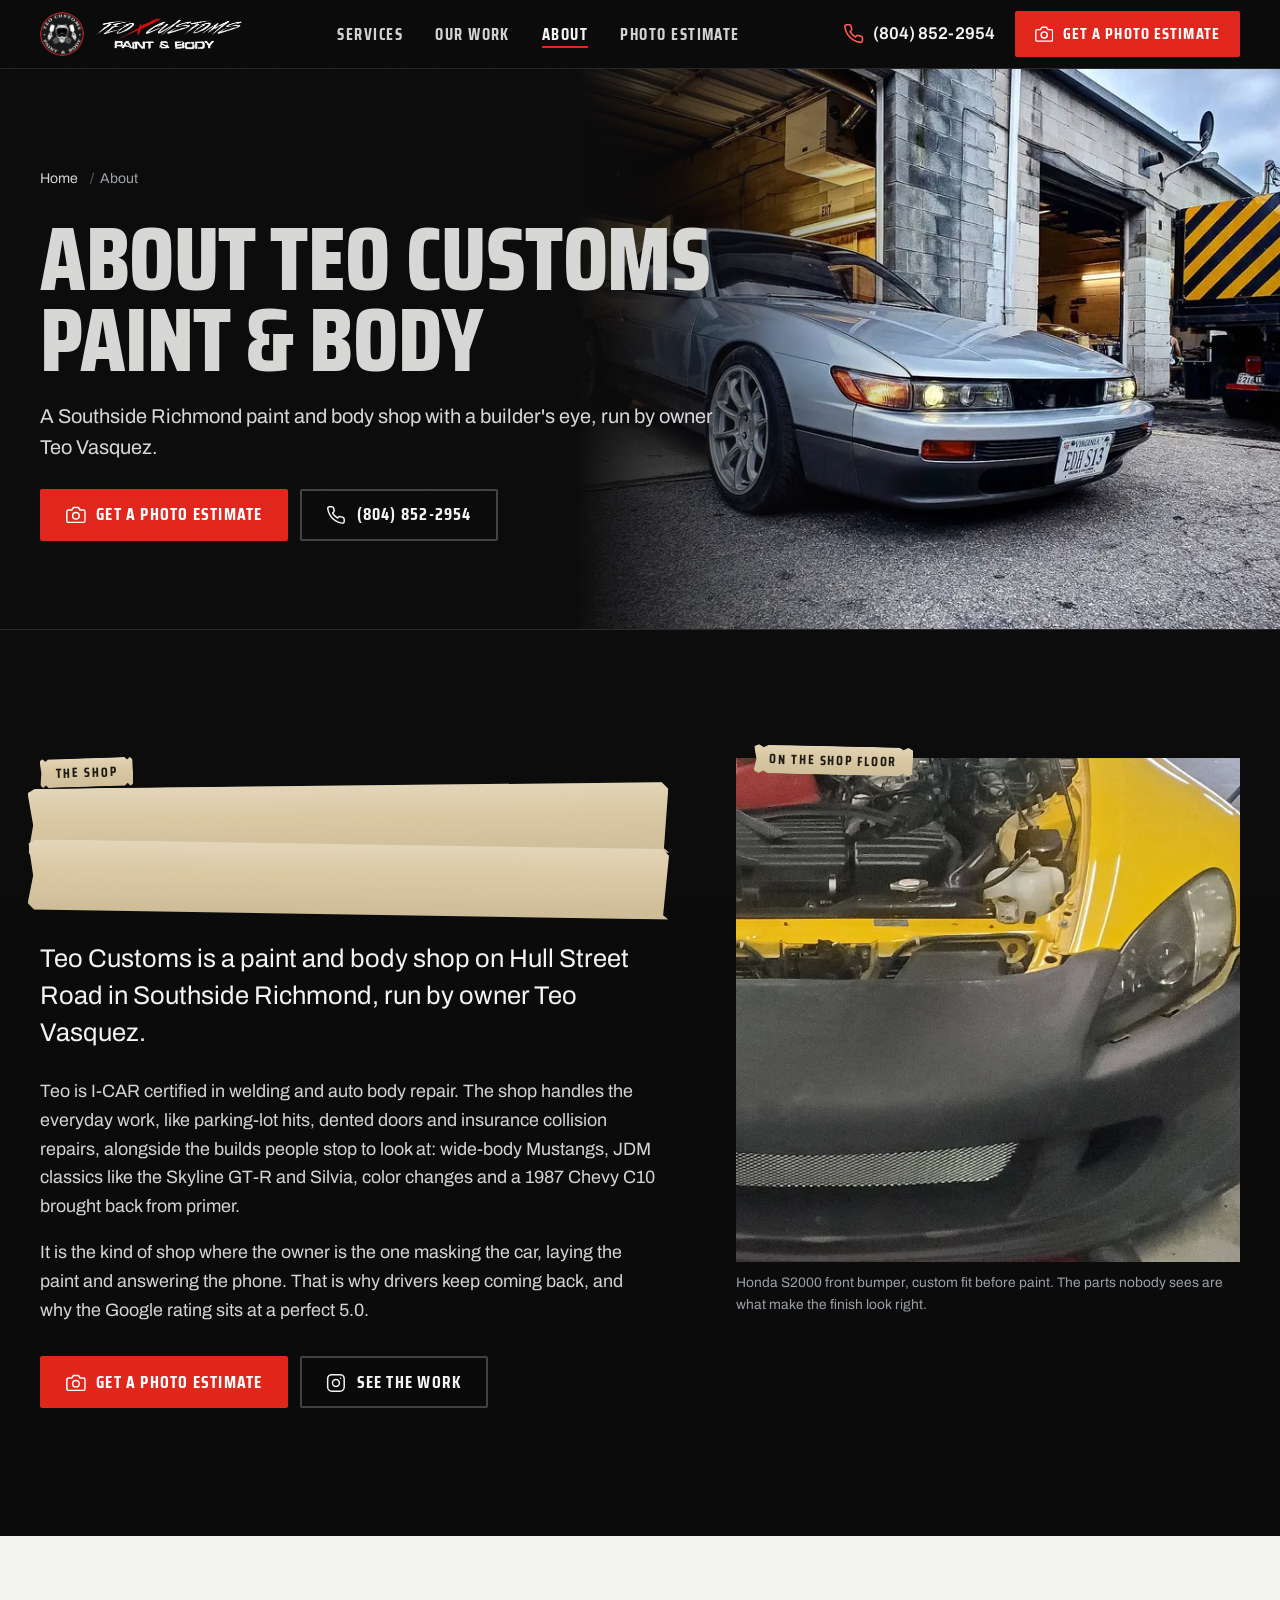
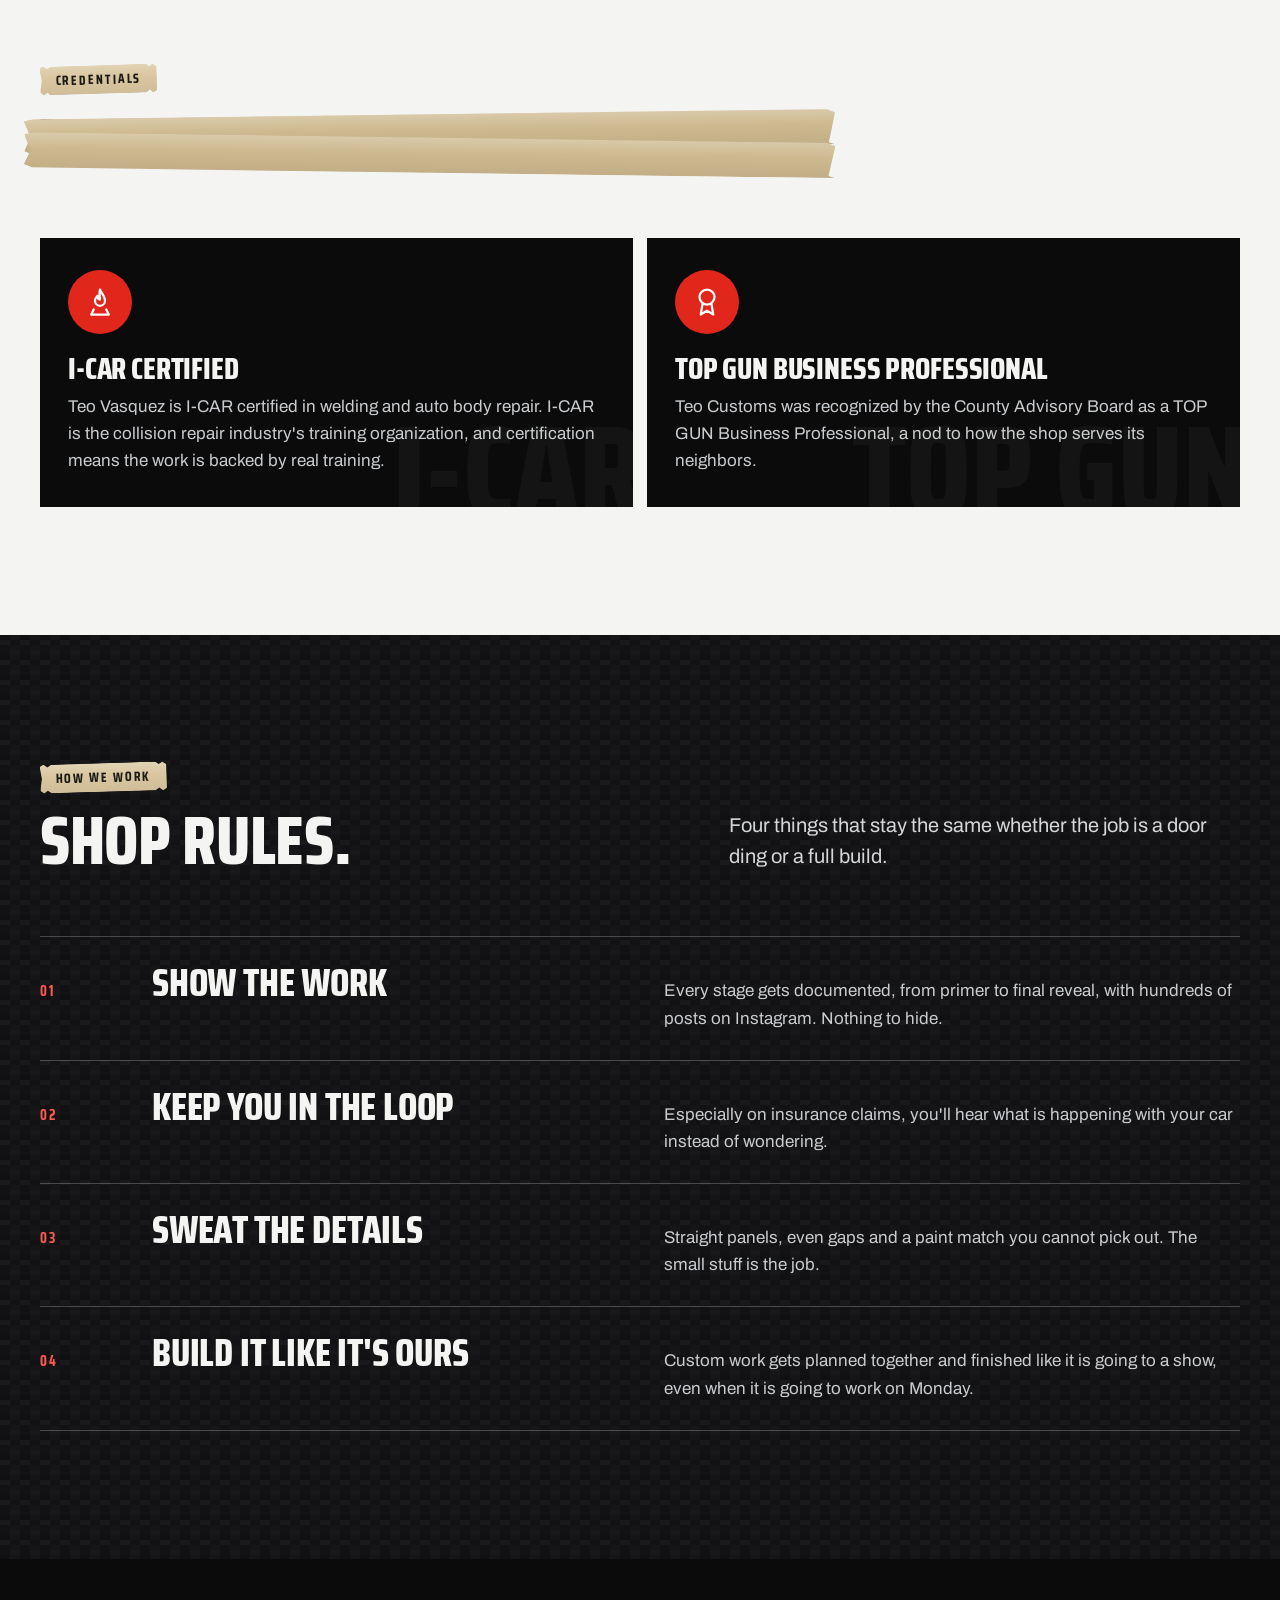
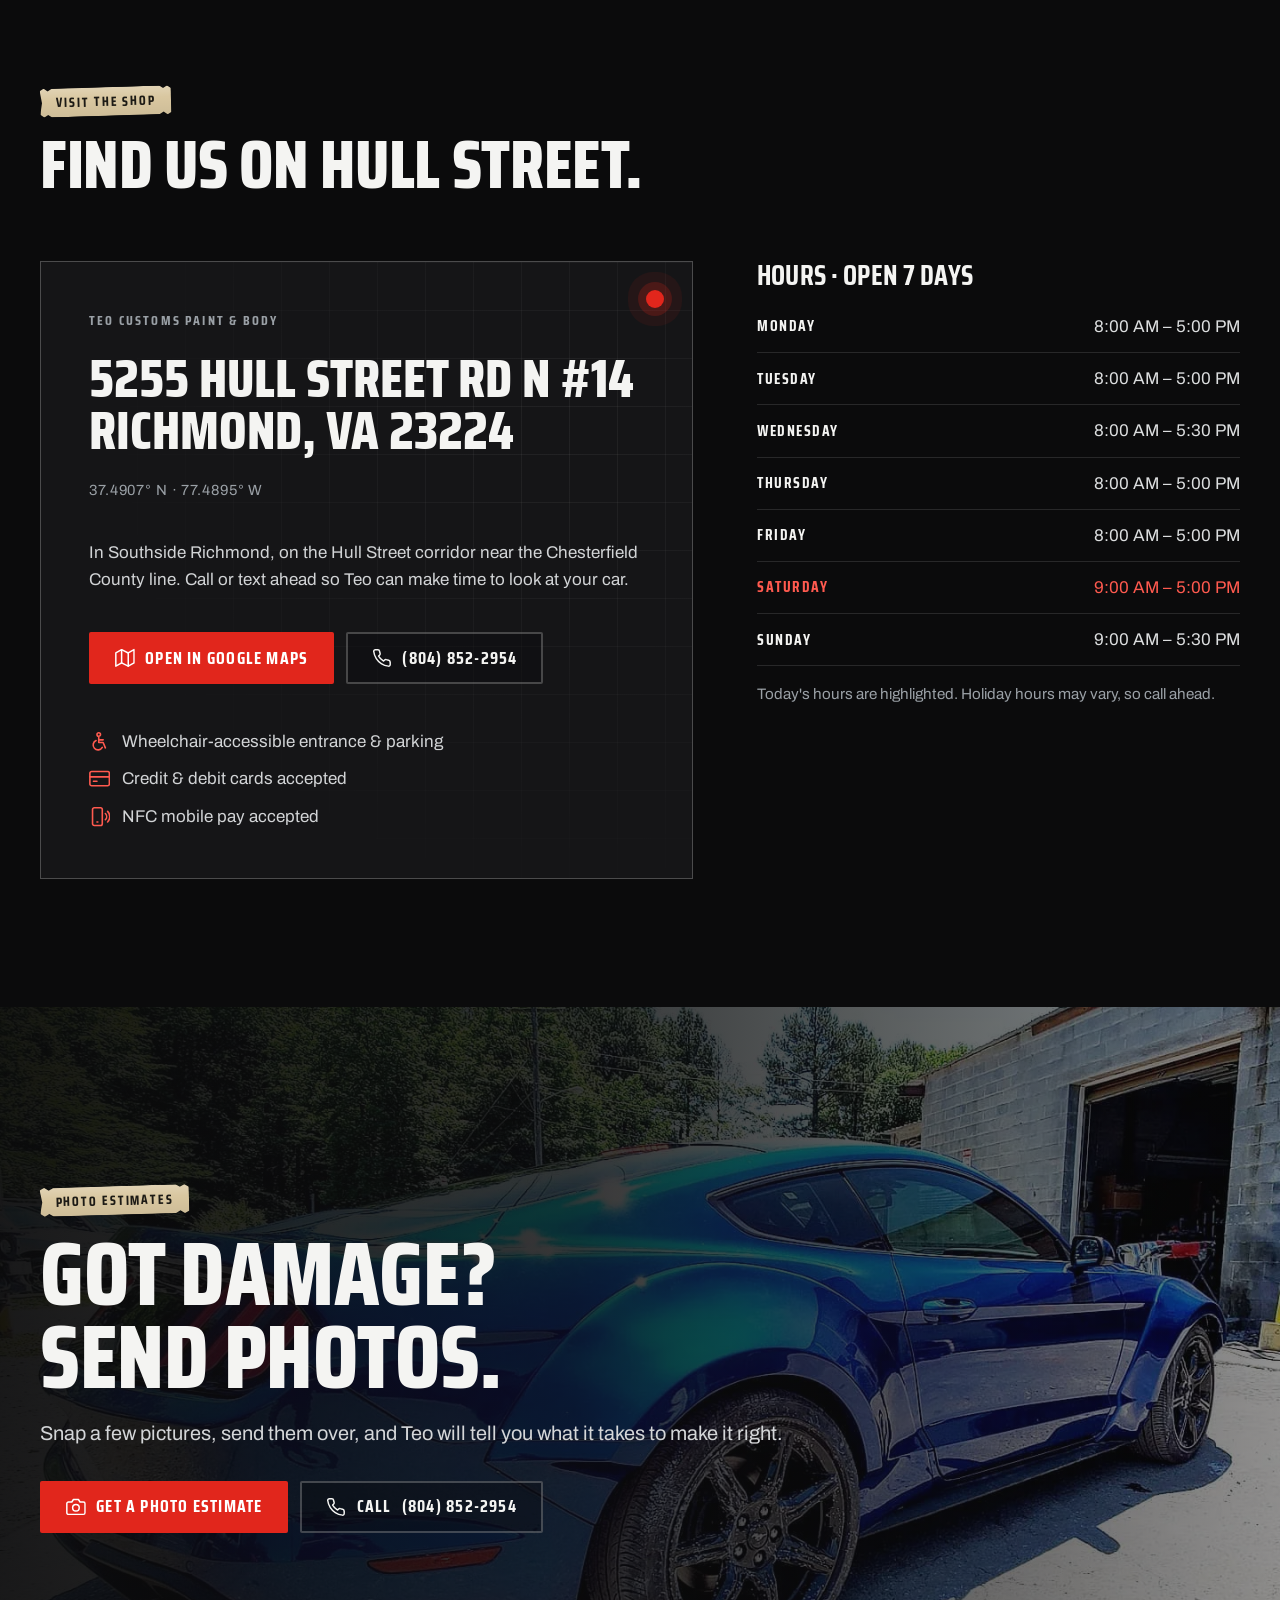
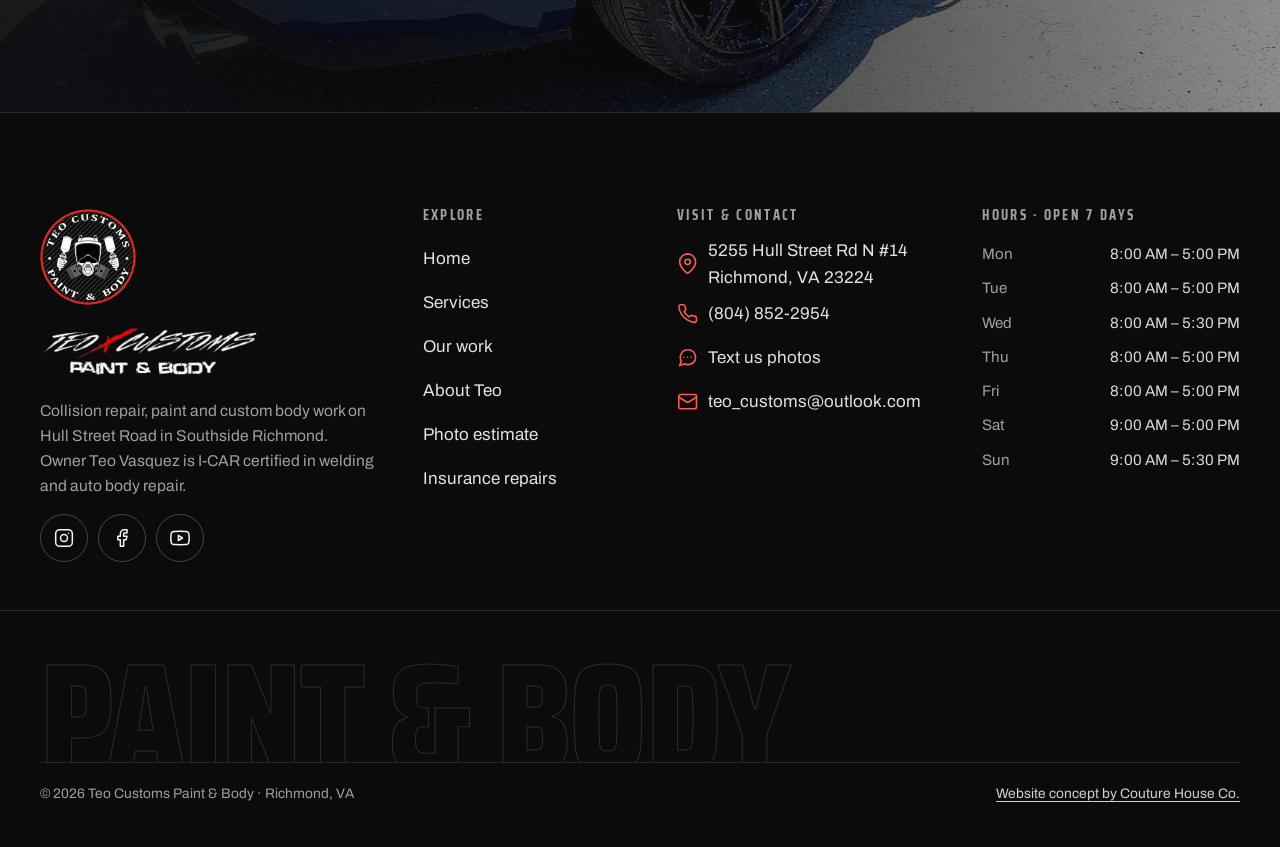
<file: about.html>
<!doctype html>
<html lang="en">
<head>
<meta charset="utf-8">
<meta name="viewport" content="width=device-width, initial-scale=1, viewport-fit=cover">
<title>About Teo Customs | I-CAR Certified Body Shop, Richmond, VA</title>
<meta name="description" content="Meet Teo Vasquez and Teo Customs Paint & Body: I-CAR certified auto body repair and custom paint on Hull Street Rd in Southside Richmond, VA. Open 7 days.">
<meta name="robots" content="index, follow, max-image-preview:large">
<link rel="canonical" href="https://teo-customs-website.netlify.app/about.html">
<meta name="theme-color" content="#0b0b0c">
<meta name="format-detection" content="telephone=no">
<meta property="og:type" content="website">
<meta property="og:site_name" content="Teo Customs Paint &amp; Body">
<meta property="og:title" content="About Teo Customs | I-CAR Certified Body Shop, Richmond, VA">
<meta property="og:description" content="Meet Teo Vasquez and Teo Customs Paint & Body: I-CAR certified auto body repair and custom paint on Hull Street Rd in Southside Richmond, VA. Open 7 days.">
<meta property="og:url" content="https://teo-customs-website.netlify.app/about.html">
<meta property="og:image" content="https://teo-customs-website.netlify.app/assets/img/og.jpg">
<meta property="og:image:width" content="1200">
<meta property="og:image:height" content="630">
<meta property="og:image:alt" content="Blue wide-body Ford Mustang GT with the Teo Customs Paint &amp; Body name">
<meta property="og:locale" content="en_US">
<meta name="twitter:card" content="summary_large_image">
<meta name="twitter:title" content="About Teo Customs | I-CAR Certified Body Shop, Richmond, VA">
<meta name="twitter:description" content="Meet Teo Vasquez and Teo Customs Paint & Body: I-CAR certified auto body repair and custom paint on Hull Street Rd in Southside Richmond, VA. Open 7 days.">
<meta name="twitter:image" content="https://teo-customs-website.netlify.app/assets/img/og.jpg">
<link rel="icon" href="favicon.svg" type="image/svg+xml">
<link rel="icon" href="assets/img/favicon-32.png" sizes="32x32" type="image/png">
<link rel="apple-touch-icon" href="assets/img/apple-touch-icon.png">
<link rel="manifest" href="site.webmanifest">
<link rel="preload" href="assets/fonts/saira-condensed-latin-700-normal.woff2" as="font" type="font/woff2" crossorigin>
<link rel="stylesheet" href="assets/css/fonts.css?v=20260930b">
<link rel="stylesheet" href="assets/css/site.css?v=20260930b">
<script>document.documentElement.classList.add('js')</script>
<script src="assets/js/site.js" defer></script>
<script type="application/ld+json">{"@context":"https://schema.org","@type":"AutoBodyShop","@id":"https://teo-customs-website.netlify.app/#business","name":"Teo Customs Paint & Body","alternateName":["Teo Customs","Teo X Customs Paint and Body"],"description":"Auto body and paint shop in Southside Richmond, VA: collision repair, paint matching, full paint and color changes, custom paint, wide-body and aero installs, chrome deletes, restoration and welding.","url":"https://teo-customs-website.netlify.app/","logo":"https://teo-customs-website.netlify.app/assets/img/logo-badge.webp","image":["https://teo-customs-website.netlify.app/assets/img/og.jpg","https://teo-customs-website.netlify.app/assets/img/mustang-widebody-final.webp"],"telephone":"+1-804-852-2954","email":"teo_customs@outlook.com","address":{"@type":"PostalAddress","streetAddress":"5255 Hull Street Rd N #14","addressLocality":"Richmond","addressRegion":"VA","postalCode":"23224","addressCountry":"US"},"geo":{"@type":"GeoCoordinates","latitude":37.490709,"longitude":-77.489462},"hasMap":"https://www.google.com/maps/search/?api=1&query=Teo+Customs+Paint+and+Body%2C+5255+Hull+Street+Rd+N+%2314%2C+Richmond%2C+VA+23224","openingHoursSpecification":[{"@type":"OpeningHoursSpecification","dayOfWeek":"https://schema.org/Monday","opens":"08:00","closes":"17:00"},{"@type":"OpeningHoursSpecification","dayOfWeek":"https://schema.org/Tuesday","opens":"08:00","closes":"17:00"},{"@type":"OpeningHoursSpecification","dayOfWeek":"https://schema.org/Wednesday","opens":"08:00","closes":"17:30"},{"@type":"OpeningHoursSpecification","dayOfWeek":"https://schema.org/Thursday","opens":"08:00","closes":"17:00"},{"@type":"OpeningHoursSpecification","dayOfWeek":"https://schema.org/Friday","opens":"08:00","closes":"17:00"},{"@type":"OpeningHoursSpecification","dayOfWeek":"https://schema.org/Saturday","opens":"09:00","closes":"17:00"},{"@type":"OpeningHoursSpecification","dayOfWeek":"https://schema.org/Sunday","opens":"09:00","closes":"17:30"}],"areaServed":[{"@type":"City","name":"Richmond","containedInPlace":{"@type":"State","name":"Virginia"}},{"@type":"AdministrativeArea","name":"Chesterfield County, Virginia"}],"sameAs":["https://www.instagram.com/teo_customs/","https://www.facebook.com/RVAAUTOBODYANDPAINT/"],"paymentAccepted":"Credit card, Debit card, NFC mobile payments","amenityFeature":[{"@type":"LocationFeatureSpecification","name":"Wheelchair-accessible entrance","value":true},{"@type":"LocationFeatureSpecification","name":"Wheelchair-accessible parking","value":true}],"award":"TOP GUN Business Professional (County Advisory Board)","knowsAbout":["Collision repair","Auto body repair","Paint matching","Custom paint","Color changes","Wide-body kit installation","Welding","Classic truck restoration"],"hasOfferCatalog":{"@type":"OfferCatalog","name":"Auto body, paint and custom services","itemListElement":[{"@type":"OfferCatalog","name":"Collision & Body Repair","itemListElement":[{"@type":"Offer","itemOffered":{"@type":"Service","name":"Insurance claim repairs","description":"We'll work with your insurance company on collision repairs.","url":"https://teo-customs-website.netlify.app/services.html#insurance"}},{"@type":"Offer","itemOffered":{"@type":"Service","name":"Collision repair","description":"From fender benders to parking-lot hits. Damaged panels are repaired or replaced, then prepped, painted and color-matched so the repair blends in.","url":"https://teo-customs-website.netlify.app/services.html#collision-repair"}},{"@type":"Offer","itemOffered":{"@type":"Service","name":"Bumper repair & custom fit","description":"Cracked, scuffed or hanging bumper covers repaired and refinished. Aftermarket bumpers custom fit so the gaps line up, then painted to match.","url":"https://teo-customs-website.netlify.app/services.html#bumper-repair"}},{"@type":"Offer","itemOffered":{"@type":"Service","name":"Door repair","description":"Dents, creases and damaged door skins repaired, filled, blocked straight and refinished.","url":"https://teo-customs-website.netlify.app/services.html#door-repair"}},{"@type":"Offer","itemOffered":{"@type":"Service","name":"Scratch & dent repair","description":"Keyed paint, door dings, scuffs and scrapes corrected and refinished so they are gone, not just covered.","url":"https://teo-customs-website.netlify.app/services.html#scratch-dent"}},{"@type":"Offer","itemOffered":{"@type":"Service","name":"Headlight repair & refurbishing","description":"Hazy, yellowed or damaged headlights repaired and refurbished for a clearer look and better light output.","url":"https://teo-customs-website.netlify.app/services.html#headlights"}},{"@type":"Offer","itemOffered":{"@type":"Service","name":"Welding","description":"Welding for body and panel repairs, handled by an I-CAR certified welding and auto body tech.","url":"https://teo-customs-website.netlify.app/services.html#welding"}}]},{"@type":"OfferCatalog","name":"Paint & Refinishing","itemListElement":[{"@type":"Offer","itemOffered":{"@type":"Service","name":"Paint matching","description":"New paint matched to your existing color so repaired panels sit right next to the original finish.","url":"https://teo-customs-website.netlify.app/services.html#paint-matching"}},{"@type":"Offer","itemOffered":{"@type":"Service","name":"Full paint jobs & color changes","description":"All-over paint jobs and complete color changes, masked, prepped and sprayed in the booth.","url":"https://teo-customs-website.netlify.app/services.html#full-paint"}},{"@type":"Offer","itemOffered":{"@type":"Service","name":"Custom paint","description":"Custom colors and finishes for builds that need to stand out, planned with you before the first coat goes on.","url":"https://teo-customs-website.netlify.app/services.html#custom-paint"}}]},{"@type":"OfferCatalog","name":"Custom Body & Aero","itemListElement":[{"@type":"Offer","itemOffered":{"@type":"Service","name":"Body kits & wide-body installs","description":"Body kits and wide-body fender flares fitted, bodyworked and painted so they look like they came from the factory that way.","url":"https://teo-customs-website.netlify.app/services.html#widebody"}},{"@type":"Offer","itemOffered":{"@type":"Service","name":"Spoilers, splitters & wings","description":"Front splitters, trunk spoilers and wings installed straight, secure and finished to match.","url":"https://teo-customs-website.netlify.app/services.html#aero"}},{"@type":"Offer","itemOffered":{"@type":"Service","name":"Chrome deletes & trim","description":"Chrome grilles, badges and trim blacked out or refinished for a cleaner, murdered-out look.","url":"https://teo-customs-website.netlify.app/services.html#chrome-delete"}}]},{"@type":"OfferCatalog","name":"Restoration","itemListElement":[{"@type":"Offer","itemOffered":{"@type":"Service","name":"Classic truck & car restoration work","description":"Body repair, prep and refinishing for classic trucks and older cars, done with patience and respect for the original lines.","url":"https://teo-customs-website.netlify.app/services.html#classic-trucks"}}]}]},"employee":{"@type":"Person","name":"Teo Vasquez","jobTitle":"Owner","hasCredential":{"@type":"EducationalOccupationalCredential","name":"I-CAR certification in welding and auto body repair","credentialCategory":"certification","recognizedBy":{"@type":"Organization","name":"I-CAR"}}}}</script>
<script type="application/ld+json">{"@context":"https://schema.org","@type":"BreadcrumbList","itemListElement":[{"@type":"ListItem","position":1,"name":"Home","item":"https://teo-customs-website.netlify.app/"},{"@type":"ListItem","position":2,"name":"About","item":"https://teo-customs-website.netlify.app/about.html"}]}</script>
</head>
<body>
<svg xmlns="http://www.w3.org/2000/svg" style="display:none" aria-hidden="true">
<symbol id="i-phone" viewBox="0 0 24 24"><path d="M22 16.9v3a2 2 0 0 1-2.2 2 19.8 19.8 0 0 1-8.6-3.1 19.5 19.5 0 0 1-6-6A19.8 19.8 0 0 1 2.1 4.2 2 2 0 0 1 4.1 2h3a2 2 0 0 1 2 1.7c.1.9.4 1.8.7 2.7a2 2 0 0 1-.5 2.1L8 9.8a16 16 0 0 0 6 6l1.3-1.3a2 2 0 0 1 2.1-.4c.9.3 1.8.6 2.7.7a2 2 0 0 1 1.7 2z"/></symbol>
<symbol id="i-sms" viewBox="0 0 24 24"><path d="M21 11.5a8.4 8.4 0 0 1-9 8.4 8.9 8.9 0 0 1-3.8-.9L3 21l1.9-5.2A8.4 8.4 0 0 1 12 3.1a8.4 8.4 0 0 1 9 8.4z"/><path d="M8 11.5h.01M12 11.5h.01M16 11.5h.01"/></symbol>
<symbol id="i-mail" viewBox="0 0 24 24"><rect x="2" y="4" width="20" height="16" rx="2"/><path d="m2 7 10 6 10-6"/></symbol>
<symbol id="i-camera" viewBox="0 0 24 24"><path d="M23 19a2 2 0 0 1-2 2H3a2 2 0 0 1-2-2V8a2 2 0 0 1 2-2h4l2-3h6l2 3h4a2 2 0 0 1 2 2z"/><circle cx="12" cy="13" r="4"/></symbol>
<symbol id="i-pin" viewBox="0 0 24 24"><path d="M21 10c0 7-9 13-9 13S3 17 3 10a9 9 0 0 1 18 0z"/><circle cx="12" cy="10" r="3"/></symbol>
<symbol id="i-clock" viewBox="0 0 24 24"><circle cx="12" cy="12" r="10"/><path d="M12 6v6l4 2"/></symbol>
<symbol id="i-star" viewBox="0 0 24 24"><path d="M12 2l3.1 6.3 6.9 1-5 4.9 1.2 6.8L12 17.8 5.8 21l1.2-6.8-5-4.9 6.9-1z"/></symbol>
<symbol id="i-shield" viewBox="0 0 24 24"><path d="M12 22s8-4 8-10V5l-8-3-8 3v7c0 6 8 10 8 10z"/><path d="m9 12 2 2 4-4"/></symbol>
<symbol id="i-award" viewBox="0 0 24 24"><circle cx="12" cy="8" r="6"/><path d="M15.5 13.2 17 22l-5-3-5 3 1.5-8.8"/></symbol>
<symbol id="i-weld" viewBox="0 0 24 24"><path d="M12 2c1 3 4 5 4 9a4 4 0 0 1-8 0c0-2 1-3 2-4 0 2 1 3 2 3 0-3-1-5 0-8z"/><path d="M5 22h14M7 18l-2 4M17 18l2 4"/></symbol>
<symbol id="i-arrow" viewBox="0 0 24 24"><path d="M5 12h14M13 5l7 7-7 7"/></symbol>
<symbol id="i-arrow-ur" viewBox="0 0 24 24"><path d="M7 17 17 7M8 7h9v9"/></symbol>
<symbol id="i-check" viewBox="0 0 24 24"><path d="M20 6 9 17l-5-5"/></symbol>
<symbol id="i-drag" viewBox="0 0 24 24"><path d="m8 7-5 5 5 5M16 7l5 5-5 5"/></symbol>
<symbol id="i-close" viewBox="0 0 24 24"><path d="M18 6 6 18M6 6l12 12"/></symbol>
<symbol id="i-chev-l" viewBox="0 0 24 24"><path d="m15 18-6-6 6-6"/></symbol>
<symbol id="i-chev-r" viewBox="0 0 24 24"><path d="m9 18 6-6-6-6"/></symbol>
<symbol id="i-zoom" viewBox="0 0 24 24"><circle cx="11" cy="11" r="7"/><path d="m21 21-4.3-4.3M11 8v6M8 11h6"/></symbol>
<symbol id="i-instagram" viewBox="0 0 24 24"><rect x="2" y="2" width="20" height="20" rx="5"/><circle cx="12" cy="12" r="4.2"/><path d="M17.6 6.4h.01"/></symbol>
<symbol id="i-facebook" viewBox="0 0 24 24"><path d="M18 2h-3a5 5 0 0 0-5 5v3H7v4h3v8h4v-8h3l1-4h-4V7a1 1 0 0 1 1-1h3z"/></symbol>
<symbol id="i-youtube" viewBox="0 0 24 24"><path d="M22.5 6.4a2.8 2.8 0 0 0-2-2C18.8 4 12 4 12 4s-6.8 0-8.5.4a2.8 2.8 0 0 0-2 2A29 29 0 0 0 1 12a29 29 0 0 0 .5 5.6 2.8 2.8 0 0 0 2 2c1.7.4 8.5.4 8.5.4s6.8 0 8.5-.4a2.8 2.8 0 0 0 2-2A29 29 0 0 0 23 12a29 29 0 0 0-.5-5.6z"/><path d="m10 15 5-3-5-3z"/></symbol>
<symbol id="i-card" viewBox="0 0 24 24"><rect x="1" y="4" width="22" height="16" rx="2"/><path d="M1 10h22M5 15h4"/></symbol>
<symbol id="i-nfc" viewBox="0 0 24 24"><rect x="4" y="2" width="11" height="20" rx="2"/><path d="M9 18h1M18.5 8.5a5 5 0 0 1 0 7M21 6a8.5 8.5 0 0 1 0 12"/></symbol>
<symbol id="i-access" viewBox="0 0 24 24"><circle cx="11" cy="4" r="2"/><path d="M11 7v6h5l2.5 6M11 10h5"/><path d="M8 10.8A5.5 5.5 0 1 0 15 18.5"/></symbol>
<symbol id="i-wrench" viewBox="0 0 24 24"><path d="M14.7 6.3a1 1 0 0 0 0 1.4l1.6 1.6a1 1 0 0 0 1.4 0l3.8-3.8a6 6 0 0 1-7.9 7.9l-6.9 6.9a2.1 2.1 0 0 1-3-3l6.9-6.9a6 6 0 0 1 7.9-7.9z"/></symbol>
<symbol id="i-spray" viewBox="0 0 24 24"><path d="M3 8h11v4H3zM14 10h3M8 8V4h4v4M6 12l-1.5 8h3L9 12"/><path d="M19.5 7.5h.01M21 10h.01M19.5 12.5h.01M22 6.5h.01M22 13.5h.01"/></symbol>
<symbol id="i-car" viewBox="0 0 24 24"><path d="m3 13 2-5a2 2 0 0 1 1.9-1.4h10.2A2 2 0 0 1 19 8l2 5"/><path d="M3 13h18v4a1 1 0 0 1-1 1h-1.5a1 1 0 0 1-1-1v-1h-11v1a1 1 0 0 1-1 1H4a1 1 0 0 1-1-1z"/><path d="M7 14.5h.01M17 14.5h.01"/></symbol>
<symbol id="i-bumper" viewBox="0 0 24 24"><path d="M2 9h20v4a4 4 0 0 1-4 4H6a4 4 0 0 1-4-4z"/><path d="M6 13h3M15 13h3M9 17v2M15 17v2"/></symbol>
<symbol id="i-door" viewBox="0 0 24 24"><path d="M4 21V9l6-6h10v18z"/><path d="M4 11h16M15 14h2"/></symbol>
<symbol id="i-light" viewBox="0 0 24 24"><path d="M11 5H9a7 7 0 0 0 0 14h2z"/><path d="m15 8 6-1.5M15 12h6M15 16l6 1.5"/></symbol>
<symbol id="i-drop" viewBox="0 0 24 24"><path d="M12 2.7 17.7 8.3a8 8 0 1 1-11.4 0z"/><path d="M8.5 14a3.5 3.5 0 0 0 3.5 3.5"/></symbol>
<symbol id="i-layers" viewBox="0 0 24 24"><path d="M12 2 2 7l10 5 10-5z"/><path d="m2 17 10 5 10-5M2 12l10 5 10-5"/></symbol>
<symbol id="i-brush" viewBox="0 0 24 24"><path d="M18.4 2.6a2 2 0 0 1 2.9 2.9L11 15.8l-3-3z"/><path d="M8 13c-2 0-3.5 1.5-3.5 3.5 0 1.5-1 2.5-2.5 2.5 1 1 2.5 1.5 4 1.5a4 4 0 0 0 4-4c0-1.5-.5-2.5-2-3.5z"/></symbol>
<symbol id="i-kit" viewBox="0 0 24 24"><path d="M2 18a10 10 0 0 1 20 0M5.5 18a6.5 6.5 0 0 1 13 0M1 18h22"/></symbol>
<symbol id="i-wing" viewBox="0 0 24 24"><path d="M2 8h20l-2.5 3.5h-15z"/><path d="M7 11.5V17M17 11.5V17M4 17h6M14 17h6"/></symbol>
<symbol id="i-grille" viewBox="0 0 24 24"><rect x="2" y="7" width="20" height="10" rx="3"/><path d="M6 10h12M6 14h12M12 7v10"/></symbol>
<symbol id="i-scratch" viewBox="0 0 24 24"><path d="M4 20 20 4M9 20l11-11M4 15 15 4"/></symbol>
<symbol id="i-truck" viewBox="0 0 24 24"><path d="M1 6h13v11H1zM14 10h4l3 3v4h-7z"/><circle cx="5.5" cy="18.5" r="2"/><circle cx="17.5" cy="18.5" r="2"/></symbol>
<symbol id="i-quote" viewBox="0 0 24 24"><path d="M9.5 6C6 7 4 9.7 4 13.5V18h6v-6H7.4c.2-2 1.3-3.4 3.1-4.1zM19.5 6C16 7 14 9.7 14 13.5V18h6v-6h-2.6c.2-2 1.3-3.4 3.1-4.1z"/></symbol>
<symbol id="i-upload" viewBox="0 0 24 24"><path d="M21 15v4a2 2 0 0 1-2 2H5a2 2 0 0 1-2-2v-4M17 8l-5-5-5 5M12 3v12"/></symbol>
<symbol id="i-map" viewBox="0 0 24 24"><path d="m1 6 7-4 8 4 7-4v16l-7 4-8-4-7 4z"/><path d="M8 2v16M16 6v16"/></symbol>
<symbol id="i-eye" viewBox="0 0 24 24"><path d="M1 12s4-8 11-8 11 8 11 8-4 8-11 8S1 12 1 12z"/><circle cx="12" cy="12" r="3"/></symbol>
<symbol id="i-chat" viewBox="0 0 24 24"><path d="M21 15a2 2 0 0 1-2 2H7l-4 4V5a2 2 0 0 1 2-2h14a2 2 0 0 1 2 2z"/></symbol>
<symbol id="i-target" viewBox="0 0 24 24"><circle cx="12" cy="12" r="10"/><circle cx="12" cy="12" r="6"/><circle cx="12" cy="12" r="2"/></symbol>
<symbol id="i-key" viewBox="0 0 24 24"><circle cx="7.5" cy="15.5" r="5.5"/><path d="m11.5 11.5 9-9M16 7l3 3M18.5 4.5l2 2"/></symbol>
</svg>
<a class="skip-link" href="#main">Skip to content</a>
<header class="site-header">
  <div class="wrap header-inner">
    <a class="brand" href="index.html" aria-label="Teo Customs Paint &amp; Body, home">
      <img class="brand-badge" src="assets/img/logo-badge-192.webp" width="192" height="192" alt="">
      <img class="brand-word" src="assets/img/wordmark-light.webp" width="574" height="148" alt="Teo Customs Paint &amp; Body">
    </a>
    <nav class="nav" aria-label="Main">
      <ul>
        <li><a href="services.html">Services</a></li><li><a href="work.html">Our Work</a></li><li><a href="about.html" aria-current="page">About</a></li><li><a href="estimate.html">Photo Estimate</a></li>
      </ul>
    </nav>
    <div class="header-cta">
      <a class="header-phone" href="tel:+18048522954"><svg class="icon" aria-hidden="true" focusable="false"><use href="#i-phone"></use></svg><span><span class="nw">(804) 852-2954</span></span><b class="sr-only">Call</b></a>
      <a class="btn btn-red" href="estimate.html"><svg class="icon" aria-hidden="true" focusable="false"><use href="#i-camera"></use></svg>Get a photo estimate</a>
    </div>
    <button class="menu-btn" type="button" aria-expanded="false" aria-controls="mobile-menu"><span class="bars" aria-hidden="true"><span></span><span></span><span></span></span><span class="mb-label">Menu</span></button>
  </div>
</header>
<div class="mobile-menu" id="mobile-menu" hidden>
    <nav aria-label="Mobile">
      <ul>
        <li><a class="mm-link" href="index.html">Home<svg class="icon" aria-hidden="true" focusable="false"><use href="#i-arrow"></use></svg></a></li>
        <li><a class="mm-link" href="services.html">Services<svg class="icon" aria-hidden="true" focusable="false"><use href="#i-arrow"></use></svg></a></li><li><a class="mm-link" href="work.html">Our Work<svg class="icon" aria-hidden="true" focusable="false"><use href="#i-arrow"></use></svg></a></li><li><a class="mm-link" href="about.html" aria-current="page">About<svg class="icon" aria-hidden="true" focusable="false"><use href="#i-arrow"></use></svg></a></li><li><a class="mm-link" href="estimate.html">Photo Estimate<svg class="icon" aria-hidden="true" focusable="false"><use href="#i-arrow"></use></svg></a></li>
      </ul>
    </nav>
    <div class="mm-contact">
      <a class="btn btn-red" href="estimate.html"><svg class="icon" aria-hidden="true" focusable="false"><use href="#i-camera"></use></svg>Get a photo estimate</a>
      <a class="btn btn-ghost" href="tel:+18048522954"><svg class="icon" aria-hidden="true" focusable="false"><use href="#i-phone"></use></svg>Call <span class="nw">(804) 852-2954</span></a>
      <a class="btn btn-ghost" href="sms:+18048522954"><svg class="icon" aria-hidden="true" focusable="false"><use href="#i-sms"></use></svg>Text photos</a>
    </div>
    <p class="mm-meta">5255 Hull Street Rd N #14, Richmond, VA 23224<br>Open 7 days</p>
  </div>

<main id="main">
<section class="page-hero" data-sweep>
  <div class="page-hero-grid">
    <div class="page-hero-media clearcoat">
      <img src="assets/img/silvia-front-repair.webp" srcset="assets/img/silvia-front-repair-800.webp 800w, assets/img/silvia-front-repair.webp 1440w" sizes="(min-width: 960px) 55vw, 100vw" width="1440" height="1080" alt="Silver Nissan Silvia with headlights on at the open door of the Teo Customs shop" fetchpriority="high" decoding="async" style="object-position:55% 50%">
      <span class="clearcoat-band" aria-hidden="true"></span>
    </div>
    <div class="page-hero-copy">
      <nav class="crumbs" aria-label="Breadcrumb"><ol><li><a href="index.html">Home</a></li><li aria-current="page">About</li></ol></nav>
      <h1><span class="sheen">About Teo Customs Paint &amp; Body</span></h1>
      <p class="lede">A Southside Richmond paint and body shop with a builder's eye, run by owner Teo Vasquez.</p>
      <div class="btn-row">
        <a class="btn btn-red" href="estimate.html"><svg class="icon" aria-hidden="true" focusable="false"><use href="#i-camera"></use></svg>Get a photo estimate</a>
        <a class="btn btn-ghost" href="tel:+18048522954"><svg class="icon" aria-hidden="true" focusable="false"><use href="#i-phone"></use></svg><span class="nw">(804) 852-2954</span></a>
      </div>
    </div>
  </div>
</section>

<section class="sec" aria-labelledby="story-title">
  <div class="wrap about-intro">
    <div class="prose">
      <span class="tape">The shop</span>
      <h2 class="h2 peel" id="story-title"><span class="peel-text">Teo's name is on every panel.</span></h2>
      <div style="margin-top:28px">
        <p>Teo Customs is a paint and body shop on Hull Street Road in Southside Richmond, run by owner Teo Vasquez.</p>
        <p>Teo is I-CAR certified in welding and auto body repair. The shop handles the everyday work, like parking-lot hits, dented doors and insurance collision repairs, alongside the builds people stop to look at: wide-body Mustangs, JDM classics like the Skyline GT-R and Silvia, color changes and a 1987 Chevy C10 brought back from primer.</p>
        <p>It is the kind of shop where the owner is the one masking the car, laying the paint and answering the phone. That is why drivers keep coming back, and why the Google rating sits at a perfect 5.0.</p>
      </div>
      <div class="btn-row" style="margin-top:32px">
        <a class="btn btn-red" href="estimate.html"><svg class="icon" aria-hidden="true" focusable="false"><use href="#i-camera"></use></svg>Get a photo estimate</a>
        <a class="btn btn-ghost" href="https://www.instagram.com/teo_customs/" target="_blank" rel="noopener"><svg class="icon" aria-hidden="true" focusable="false"><use href="#i-instagram"></use></svg>See the work</a>
      </div>
    </div>
    <figure class="about-figure mist">
      <span class="tape tape--right">On the shop floor</span>
      <img src="assets/img/s2000-bumper-work.webp" srcset="assets/img/s2000-bumper-work-800.webp 800w, assets/img/s2000-bumper-work.webp 1341w" sizes="(min-width: 960px) 40vw, 100vw" width="1341" height="1341" alt="Honda S2000 front bumper being custom fit in the shop before paint" loading="lazy" decoding="async">
      <figcaption>Honda S2000 front bumper, custom fit before paint. The parts nobody sees are what make the finish look right.</figcaption>
    </figure>
  </div>
</section>

<section class="sec sec-light" aria-labelledby="creds-title">
  <div class="wrap">
    <div class="sec-head">
      <span class="tape">Credentials</span>
      <h2 class="h2 peel" id="creds-title"><span class="peel-text">Trained. Recognized.</span></h2>
    </div>
    <div class="creds">
      <article class="cred reveal">
        <span class="cred-ico"><svg class="icon" aria-hidden="true" focusable="false"><use href="#i-weld"></use></svg></span>
        <h3>I-CAR certified</h3>
        <p>Teo Vasquez is I-CAR certified in welding and auto body repair. I-CAR is the collision repair industry's training organization, and certification means the work is backed by real training.</p>
        <span class="ghost" aria-hidden="true">I-CAR</span>
      </article>
      <article class="cred reveal" style="--d:.1s">
        <span class="cred-ico"><svg class="icon" aria-hidden="true" focusable="false"><use href="#i-award"></use></svg></span>
        <h3>TOP GUN Business Professional</h3>
        <p>Teo Customs was recognized by the County Advisory Board as a TOP GUN Business Professional, a nod to how the shop serves its neighbors.</p>
        <span class="ghost" aria-hidden="true">Top Gun</span>
      </article>
    </div>
  </div>
</section>

<section class="sec sec-carbon carbon" aria-labelledby="values-title">
  <div class="wrap">
    <div class="sec-head sec-head--split">
      <div>
        <span class="tape">How we work</span>
        <h2 class="h2 peel" id="values-title"><span class="peel-text">Shop rules.</span></h2>
      </div>
      <p class="lede">Four things that stay the same whether the job is a door ding or a full build.</p>
    </div>
    <ol class="values">
      <li class="reveal"><span class="v-num">01</span><h3>Show the work</h3><p>Every stage gets documented, from primer to final reveal, with hundreds of posts on Instagram. Nothing to hide.</p></li>
      <li class="reveal"><span class="v-num">02</span><h3>Keep you in the loop</h3><p>Especially on insurance claims, you'll hear what is happening with your car instead of wondering.</p></li>
      <li class="reveal"><span class="v-num">03</span><h3>Sweat the details</h3><p>Straight panels, even gaps and a paint match you cannot pick out. The small stuff is the job.</p></li>
      <li class="reveal"><span class="v-num">04</span><h3>Build it like it's ours</h3><p>Custom work gets planned together and finished like it is going to a show, even when it is going to work on Monday.</p></li>
    </ol>
  </div>
</section>

<section class="sec" id="visit" aria-labelledby="visit-title">
  <div class="wrap">
    <div class="sec-head">
      <span class="tape">Visit the shop</span>
      <h2 class="h2 peel" id="visit-title"><span class="peel-text">Find us on Hull Street.</span></h2>
    </div>
    <div class="visit">
      <div class="loc-card">
        <span class="loc-grid" aria-hidden="true"></span><span class="loc-pin" aria-hidden="true"></span>
        <span class="kicker">Teo Customs Paint &amp; Body</span>
        <address class="addr">5255 Hull Street Rd N #14<br>Richmond, VA 23224</address>
        <p class="coords">37.4907&deg; N &middot; 77.4895&deg; W</p>
        <p style="color:#d2d4d6;max-width:34em">In Southside Richmond, on the Hull Street corridor near the Chesterfield County line. Call or text ahead so Teo can make time to look at your car.</p>
        <div class="btn-row">
          <a class="btn btn-red" href="https://www.google.com/maps/search/?api=1&query=Teo+Customs+Paint+and+Body%2C+5255+Hull+Street+Rd+N+%2314%2C+Richmond%2C+VA+23224" target="_blank" rel="noopener"><svg class="icon" aria-hidden="true" focusable="false"><use href="#i-map"></use></svg>Open in Google Maps</a>
          <a class="btn btn-ghost" href="tel:+18048522954"><svg class="icon" aria-hidden="true" focusable="false"><use href="#i-phone"></use></svg><span class="nw">(804) 852-2954</span></a>
        </div>
        <ul class="amen">
          <li><svg class="icon" aria-hidden="true" focusable="false"><use href="#i-access"></use></svg>Wheelchair-accessible entrance &amp; parking</li>
          <li><svg class="icon" aria-hidden="true" focusable="false"><use href="#i-card"></use></svg>Credit &amp; debit cards accepted</li>
          <li><svg class="icon" aria-hidden="true" focusable="false"><use href="#i-nfc"></use></svg>NFC mobile pay accepted</li>
        </ul>
      </div>
      <div>
        <h3 class="h3" style="margin-bottom:12px">Hours &middot; open 7 days</h3>
        <table class="hours-table">
          <caption class="sr-only">Teo Customs weekly hours</caption>
          <tbody>
<tr data-day="1"><th scope="row">Monday</th><td>8:00 AM – 5:00 PM</td></tr>
<tr data-day="2"><th scope="row">Tuesday</th><td>8:00 AM – 5:00 PM</td></tr>
<tr data-day="3"><th scope="row">Wednesday</th><td>8:00 AM – 5:30 PM</td></tr>
<tr data-day="4"><th scope="row">Thursday</th><td>8:00 AM – 5:00 PM</td></tr>
<tr data-day="5"><th scope="row">Friday</th><td>8:00 AM – 5:00 PM</td></tr>
<tr data-day="6"><th scope="row">Saturday</th><td>9:00 AM – 5:00 PM</td></tr>
<tr data-day="0"><th scope="row">Sunday</th><td>9:00 AM – 5:30 PM</td></tr>
          </tbody>
        </table>
        <p class="muted" style="margin-top:16px;font-size:.95rem">Today's hours are highlighted. Holiday hours may vary, so call ahead.</p>
      </div>
    </div>
  </div>
</section>

<section class="cta-band" aria-labelledby="cta-title">
  <img src="assets/img/mustang-widebody-side.webp" srcset="assets/img/mustang-widebody-side-800.webp 800w, assets/img/mustang-widebody-side.webp 1440w" sizes="100vw" width="1440" height="1077" alt="Blue wide-body Ford Mustang GT parked outside the Teo Customs shop in Richmond" loading="lazy" decoding="async">
  <div class="wrap">
    <span class="tape">Photo estimates</span>
    <h2 class="h2 peel" id="cta-title" style="margin-top:18px"><span class="peel-text">Got damage?<br>Send photos.</span></h2>
    <p class="lede">Snap a few pictures, send them over, and Teo will tell you what it takes to make it right.</p>
    <div class="btn-row">
      <a class="btn btn-red" href="estimate.html"><svg class="icon" aria-hidden="true" focusable="false"><use href="#i-camera"></use></svg>Get a photo estimate</a>
      <a class="btn btn-ghost" href="tel:+18048522954"><svg class="icon" aria-hidden="true" focusable="false"><use href="#i-phone"></use></svg>Call <span class="nw">(804) 852-2954</span></a>
    </div>
  </div>
</section>
</main>
<footer class="site-footer" aria-labelledby="footer-title">
  <h2 id="footer-title" class="sr-only">Teo Customs Paint &amp; Body contact and hours</h2>
  <div class="wrap">
    <div class="foot-top">
      <div class="foot-brand">
        <img class="fb-badge" src="assets/img/logo-badge-192.webp" width="192" height="192" alt="Teo Customs Paint &amp; Body badge logo with a painter's respirator and spray guns" loading="lazy" decoding="async">
        <img class="fb-word" src="assets/img/wordmark-light.webp" width="574" height="148" alt="Teo X Customs Paint &amp; Body wordmark" loading="lazy" decoding="async">
        <p>Collision repair, paint and custom body work on Hull Street Road in Southside Richmond. Owner Teo Vasquez is I-CAR certified in welding and auto body repair.</p>
        <div class="socials">
          <a href="https://www.instagram.com/teo_customs/" target="_blank" rel="noopener" aria-label="Teo Customs on Instagram"><svg class="icon" aria-hidden="true" focusable="false"><use href="#i-instagram"></use></svg></a>
          <a href="https://www.facebook.com/RVAAUTOBODYANDPAINT/" target="_blank" rel="noopener" aria-label="Teo Customs on Facebook"><svg class="icon" aria-hidden="true" focusable="false"><use href="#i-facebook"></use></svg></a>
          <a href="https://youtu.be/zTcI27S0EjI" target="_blank" rel="noopener" aria-label="Watch on YouTube"><svg class="icon" aria-hidden="true" focusable="false"><use href="#i-youtube"></use></svg></a>
        </div>
      </div>
      <div class="foot-col">
        <h2>Explore</h2>
        <ul>
          <li><a href="index.html">Home</a></li>
          <li><a href="services.html">Services</a></li>
          <li><a href="work.html">Our work</a></li>
          <li><a href="about.html">About Teo</a></li>
          <li><a href="estimate.html">Photo estimate</a></li>
          <li><a href="services.html#insurance">Insurance repairs</a></li>
        </ul>
      </div>
      <div class="foot-col">
        <h2>Visit &amp; contact</h2>
        <address>
          <ul>
            <li><a href="https://www.google.com/maps/search/?api=1&query=Teo+Customs+Paint+and+Body%2C+5255+Hull+Street+Rd+N+%2314%2C+Richmond%2C+VA+23224" target="_blank" rel="noopener"><svg class="icon" aria-hidden="true" focusable="false"><use href="#i-pin"></use></svg><span>5255 Hull Street Rd N #14<br>Richmond, VA 23224</span></a></li>
            <li><a href="tel:+18048522954"><svg class="icon" aria-hidden="true" focusable="false"><use href="#i-phone"></use></svg><span class="tnum"><span class="nw">(804) 852-2954</span></span></a></li>
            <li><a href="sms:+18048522954"><svg class="icon" aria-hidden="true" focusable="false"><use href="#i-sms"></use></svg>Text us photos</a></li>
            <li><a href="mailto:teo_customs@outlook.com"><svg class="icon" aria-hidden="true" focusable="false"><use href="#i-mail"></use></svg>teo_customs@outlook.com</a></li>
          </ul>
        </address>
      </div>
      <div class="foot-col">
        <h2>Hours &middot; open 7 days</h2>
        <table class="foot-hours">
          <caption class="sr-only">Shop hours</caption>
          <tbody>
<tr data-day="1"><th scope="row">Mon</th><td>8:00 AM – 5:00 PM</td></tr>
<tr data-day="2"><th scope="row">Tue</th><td>8:00 AM – 5:00 PM</td></tr>
<tr data-day="3"><th scope="row">Wed</th><td>8:00 AM – 5:30 PM</td></tr>
<tr data-day="4"><th scope="row">Thu</th><td>8:00 AM – 5:00 PM</td></tr>
<tr data-day="5"><th scope="row">Fri</th><td>8:00 AM – 5:00 PM</td></tr>
<tr data-day="6"><th scope="row">Sat</th><td>9:00 AM – 5:00 PM</td></tr>
<tr data-day="0"><th scope="row">Sun</th><td>9:00 AM – 5:30 PM</td></tr>
          </tbody>
        </table>
      </div>
    </div>
  </div>
  <div class="foot-big" aria-hidden="true"><div class="wrap"><p>Paint &amp; Body</p></div></div>
  <div class="wrap">
    <div class="foot-bottom">
      <p>&copy; <span data-year>2026</span> Teo Customs Paint &amp; Body &middot; Richmond, VA</p>
      <p><a href="https://couturehouse.co" target="_blank" rel="noopener">Website concept by Couture House Co.</a></p>
    </div>
  </div>
</footer>
<nav class="action-bar" aria-label="Quick contact">
  <a href="tel:+18048522954"><svg class="icon" aria-hidden="true" focusable="false"><use href="#i-phone"></use></svg>Call</a>
  <a href="sms:+18048522954"><svg class="icon" aria-hidden="true" focusable="false"><use href="#i-sms"></use></svg>Text</a>
  <a class="ab-primary" href="estimate.html"><svg class="icon" aria-hidden="true" focusable="false"><use href="#i-camera"></use></svg>Photo estimate</a>
</nav>
</body>
</html>
</file>
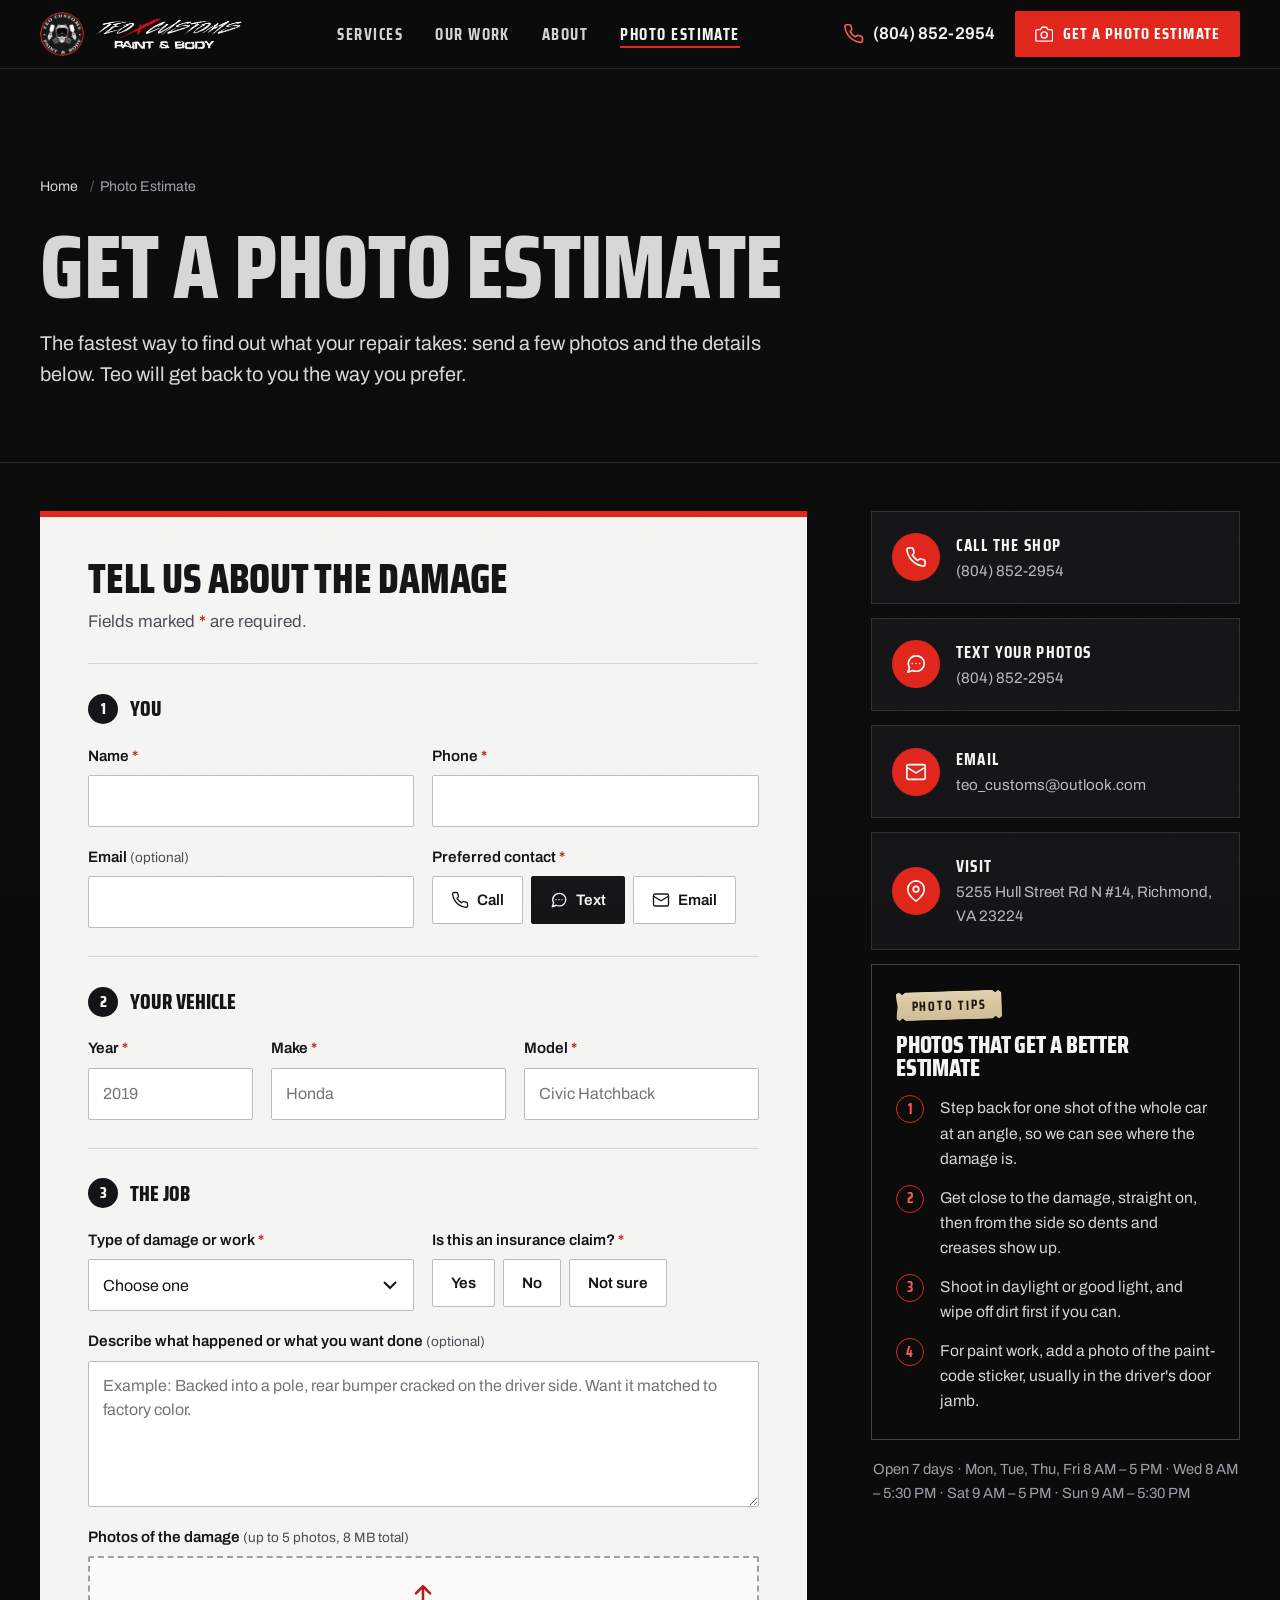
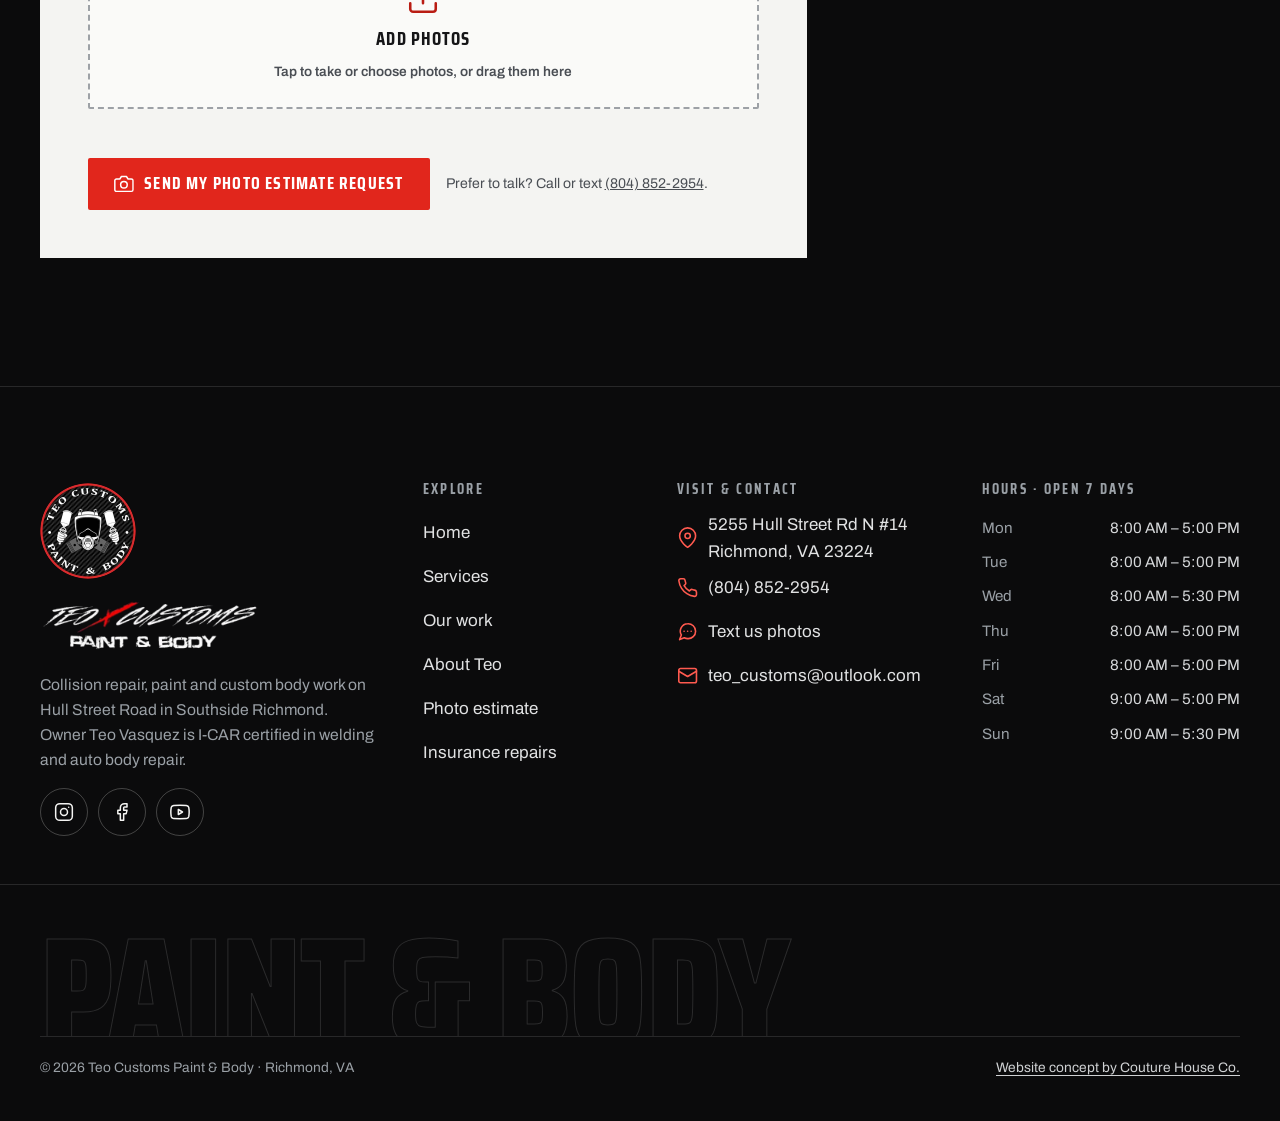
<file: estimate.html>
<!doctype html>
<html lang="en">
<head>
<meta charset="utf-8">
<meta name="viewport" content="width=device-width, initial-scale=1, viewport-fit=cover">
<title>Get a Photo Estimate | Auto Body Repair in Richmond, VA</title>
<meta name="description" content="Send photos of your car's damage to Teo Customs Paint & Body in Richmond, VA. Collision, paint and custom work. Call or text (804) 852-2954.">
<meta name="robots" content="index, follow, max-image-preview:large">
<link rel="canonical" href="https://teo-customs-website.netlify.app/estimate.html">
<meta name="theme-color" content="#0b0b0c">
<meta name="format-detection" content="telephone=no">
<meta property="og:type" content="website">
<meta property="og:site_name" content="Teo Customs Paint &amp; Body">
<meta property="og:title" content="Get a Photo Estimate | Auto Body Repair in Richmond, VA">
<meta property="og:description" content="Send photos of your car's damage to Teo Customs Paint & Body in Richmond, VA. Collision, paint and custom work. Call or text (804) 852-2954.">
<meta property="og:url" content="https://teo-customs-website.netlify.app/estimate.html">
<meta property="og:image" content="https://teo-customs-website.netlify.app/assets/img/og.jpg">
<meta property="og:image:width" content="1200">
<meta property="og:image:height" content="630">
<meta property="og:image:alt" content="Blue wide-body Ford Mustang GT with the Teo Customs Paint &amp; Body name">
<meta property="og:locale" content="en_US">
<meta name="twitter:card" content="summary_large_image">
<meta name="twitter:title" content="Get a Photo Estimate | Auto Body Repair in Richmond, VA">
<meta name="twitter:description" content="Send photos of your car's damage to Teo Customs Paint & Body in Richmond, VA. Collision, paint and custom work. Call or text (804) 852-2954.">
<meta name="twitter:image" content="https://teo-customs-website.netlify.app/assets/img/og.jpg">
<link rel="icon" href="favicon.svg" type="image/svg+xml">
<link rel="icon" href="assets/img/favicon-32.png" sizes="32x32" type="image/png">
<link rel="apple-touch-icon" href="assets/img/apple-touch-icon.png">
<link rel="manifest" href="site.webmanifest">
<link rel="preload" href="assets/fonts/saira-condensed-latin-700-normal.woff2" as="font" type="font/woff2" crossorigin>
<link rel="stylesheet" href="assets/css/fonts.css?v=20260930b">
<link rel="stylesheet" href="assets/css/site.css?v=20260930b">
<script>document.documentElement.classList.add('js')</script>
<script src="assets/js/site.js" defer></script>
<script type="application/ld+json">{"@context":"https://schema.org","@type":"AutoBodyShop","@id":"https://teo-customs-website.netlify.app/#business","name":"Teo Customs Paint & Body","alternateName":["Teo Customs","Teo X Customs Paint and Body"],"description":"Auto body and paint shop in Southside Richmond, VA: collision repair, paint matching, full paint and color changes, custom paint, wide-body and aero installs, chrome deletes, restoration and welding.","url":"https://teo-customs-website.netlify.app/","logo":"https://teo-customs-website.netlify.app/assets/img/logo-badge.webp","image":["https://teo-customs-website.netlify.app/assets/img/og.jpg","https://teo-customs-website.netlify.app/assets/img/mustang-widebody-final.webp"],"telephone":"+1-804-852-2954","email":"teo_customs@outlook.com","address":{"@type":"PostalAddress","streetAddress":"5255 Hull Street Rd N #14","addressLocality":"Richmond","addressRegion":"VA","postalCode":"23224","addressCountry":"US"},"geo":{"@type":"GeoCoordinates","latitude":37.490709,"longitude":-77.489462},"hasMap":"https://www.google.com/maps/search/?api=1&query=Teo+Customs+Paint+and+Body%2C+5255+Hull+Street+Rd+N+%2314%2C+Richmond%2C+VA+23224","openingHoursSpecification":[{"@type":"OpeningHoursSpecification","dayOfWeek":"https://schema.org/Monday","opens":"08:00","closes":"17:00"},{"@type":"OpeningHoursSpecification","dayOfWeek":"https://schema.org/Tuesday","opens":"08:00","closes":"17:00"},{"@type":"OpeningHoursSpecification","dayOfWeek":"https://schema.org/Wednesday","opens":"08:00","closes":"17:30"},{"@type":"OpeningHoursSpecification","dayOfWeek":"https://schema.org/Thursday","opens":"08:00","closes":"17:00"},{"@type":"OpeningHoursSpecification","dayOfWeek":"https://schema.org/Friday","opens":"08:00","closes":"17:00"},{"@type":"OpeningHoursSpecification","dayOfWeek":"https://schema.org/Saturday","opens":"09:00","closes":"17:00"},{"@type":"OpeningHoursSpecification","dayOfWeek":"https://schema.org/Sunday","opens":"09:00","closes":"17:30"}],"areaServed":[{"@type":"City","name":"Richmond","containedInPlace":{"@type":"State","name":"Virginia"}},{"@type":"AdministrativeArea","name":"Chesterfield County, Virginia"}],"sameAs":["https://www.instagram.com/teo_customs/","https://www.facebook.com/RVAAUTOBODYANDPAINT/"],"paymentAccepted":"Credit card, Debit card, NFC mobile payments","amenityFeature":[{"@type":"LocationFeatureSpecification","name":"Wheelchair-accessible entrance","value":true},{"@type":"LocationFeatureSpecification","name":"Wheelchair-accessible parking","value":true}],"award":"TOP GUN Business Professional (County Advisory Board)","knowsAbout":["Collision repair","Auto body repair","Paint matching","Custom paint","Color changes","Wide-body kit installation","Welding","Classic truck restoration"],"hasOfferCatalog":{"@type":"OfferCatalog","name":"Auto body, paint and custom services","itemListElement":[{"@type":"OfferCatalog","name":"Collision & Body Repair","itemListElement":[{"@type":"Offer","itemOffered":{"@type":"Service","name":"Insurance claim repairs","description":"We'll work with your insurance company on collision repairs.","url":"https://teo-customs-website.netlify.app/services.html#insurance"}},{"@type":"Offer","itemOffered":{"@type":"Service","name":"Collision repair","description":"From fender benders to parking-lot hits. Damaged panels are repaired or replaced, then prepped, painted and color-matched so the repair blends in.","url":"https://teo-customs-website.netlify.app/services.html#collision-repair"}},{"@type":"Offer","itemOffered":{"@type":"Service","name":"Bumper repair & custom fit","description":"Cracked, scuffed or hanging bumper covers repaired and refinished. Aftermarket bumpers custom fit so the gaps line up, then painted to match.","url":"https://teo-customs-website.netlify.app/services.html#bumper-repair"}},{"@type":"Offer","itemOffered":{"@type":"Service","name":"Door repair","description":"Dents, creases and damaged door skins repaired, filled, blocked straight and refinished.","url":"https://teo-customs-website.netlify.app/services.html#door-repair"}},{"@type":"Offer","itemOffered":{"@type":"Service","name":"Scratch & dent repair","description":"Keyed paint, door dings, scuffs and scrapes corrected and refinished so they are gone, not just covered.","url":"https://teo-customs-website.netlify.app/services.html#scratch-dent"}},{"@type":"Offer","itemOffered":{"@type":"Service","name":"Headlight repair & refurbishing","description":"Hazy, yellowed or damaged headlights repaired and refurbished for a clearer look and better light output.","url":"https://teo-customs-website.netlify.app/services.html#headlights"}},{"@type":"Offer","itemOffered":{"@type":"Service","name":"Welding","description":"Welding for body and panel repairs, handled by an I-CAR certified welding and auto body tech.","url":"https://teo-customs-website.netlify.app/services.html#welding"}}]},{"@type":"OfferCatalog","name":"Paint & Refinishing","itemListElement":[{"@type":"Offer","itemOffered":{"@type":"Service","name":"Paint matching","description":"New paint matched to your existing color so repaired panels sit right next to the original finish.","url":"https://teo-customs-website.netlify.app/services.html#paint-matching"}},{"@type":"Offer","itemOffered":{"@type":"Service","name":"Full paint jobs & color changes","description":"All-over paint jobs and complete color changes, masked, prepped and sprayed in the booth.","url":"https://teo-customs-website.netlify.app/services.html#full-paint"}},{"@type":"Offer","itemOffered":{"@type":"Service","name":"Custom paint","description":"Custom colors and finishes for builds that need to stand out, planned with you before the first coat goes on.","url":"https://teo-customs-website.netlify.app/services.html#custom-paint"}}]},{"@type":"OfferCatalog","name":"Custom Body & Aero","itemListElement":[{"@type":"Offer","itemOffered":{"@type":"Service","name":"Body kits & wide-body installs","description":"Body kits and wide-body fender flares fitted, bodyworked and painted so they look like they came from the factory that way.","url":"https://teo-customs-website.netlify.app/services.html#widebody"}},{"@type":"Offer","itemOffered":{"@type":"Service","name":"Spoilers, splitters & wings","description":"Front splitters, trunk spoilers and wings installed straight, secure and finished to match.","url":"https://teo-customs-website.netlify.app/services.html#aero"}},{"@type":"Offer","itemOffered":{"@type":"Service","name":"Chrome deletes & trim","description":"Chrome grilles, badges and trim blacked out or refinished for a cleaner, murdered-out look.","url":"https://teo-customs-website.netlify.app/services.html#chrome-delete"}}]},{"@type":"OfferCatalog","name":"Restoration","itemListElement":[{"@type":"Offer","itemOffered":{"@type":"Service","name":"Classic truck & car restoration work","description":"Body repair, prep and refinishing for classic trucks and older cars, done with patience and respect for the original lines.","url":"https://teo-customs-website.netlify.app/services.html#classic-trucks"}}]}]}}</script>
<script type="application/ld+json">{"@context":"https://schema.org","@type":"BreadcrumbList","itemListElement":[{"@type":"ListItem","position":1,"name":"Home","item":"https://teo-customs-website.netlify.app/"},{"@type":"ListItem","position":2,"name":"Photo Estimate","item":"https://teo-customs-website.netlify.app/estimate.html"}]}</script>
</head>
<body>
<svg xmlns="http://www.w3.org/2000/svg" style="display:none" aria-hidden="true">
<symbol id="i-phone" viewBox="0 0 24 24"><path d="M22 16.9v3a2 2 0 0 1-2.2 2 19.8 19.8 0 0 1-8.6-3.1 19.5 19.5 0 0 1-6-6A19.8 19.8 0 0 1 2.1 4.2 2 2 0 0 1 4.1 2h3a2 2 0 0 1 2 1.7c.1.9.4 1.8.7 2.7a2 2 0 0 1-.5 2.1L8 9.8a16 16 0 0 0 6 6l1.3-1.3a2 2 0 0 1 2.1-.4c.9.3 1.8.6 2.7.7a2 2 0 0 1 1.7 2z"/></symbol>
<symbol id="i-sms" viewBox="0 0 24 24"><path d="M21 11.5a8.4 8.4 0 0 1-9 8.4 8.9 8.9 0 0 1-3.8-.9L3 21l1.9-5.2A8.4 8.4 0 0 1 12 3.1a8.4 8.4 0 0 1 9 8.4z"/><path d="M8 11.5h.01M12 11.5h.01M16 11.5h.01"/></symbol>
<symbol id="i-mail" viewBox="0 0 24 24"><rect x="2" y="4" width="20" height="16" rx="2"/><path d="m2 7 10 6 10-6"/></symbol>
<symbol id="i-camera" viewBox="0 0 24 24"><path d="M23 19a2 2 0 0 1-2 2H3a2 2 0 0 1-2-2V8a2 2 0 0 1 2-2h4l2-3h6l2 3h4a2 2 0 0 1 2 2z"/><circle cx="12" cy="13" r="4"/></symbol>
<symbol id="i-pin" viewBox="0 0 24 24"><path d="M21 10c0 7-9 13-9 13S3 17 3 10a9 9 0 0 1 18 0z"/><circle cx="12" cy="10" r="3"/></symbol>
<symbol id="i-clock" viewBox="0 0 24 24"><circle cx="12" cy="12" r="10"/><path d="M12 6v6l4 2"/></symbol>
<symbol id="i-star" viewBox="0 0 24 24"><path d="M12 2l3.1 6.3 6.9 1-5 4.9 1.2 6.8L12 17.8 5.8 21l1.2-6.8-5-4.9 6.9-1z"/></symbol>
<symbol id="i-shield" viewBox="0 0 24 24"><path d="M12 22s8-4 8-10V5l-8-3-8 3v7c0 6 8 10 8 10z"/><path d="m9 12 2 2 4-4"/></symbol>
<symbol id="i-award" viewBox="0 0 24 24"><circle cx="12" cy="8" r="6"/><path d="M15.5 13.2 17 22l-5-3-5 3 1.5-8.8"/></symbol>
<symbol id="i-weld" viewBox="0 0 24 24"><path d="M12 2c1 3 4 5 4 9a4 4 0 0 1-8 0c0-2 1-3 2-4 0 2 1 3 2 3 0-3-1-5 0-8z"/><path d="M5 22h14M7 18l-2 4M17 18l2 4"/></symbol>
<symbol id="i-arrow" viewBox="0 0 24 24"><path d="M5 12h14M13 5l7 7-7 7"/></symbol>
<symbol id="i-arrow-ur" viewBox="0 0 24 24"><path d="M7 17 17 7M8 7h9v9"/></symbol>
<symbol id="i-check" viewBox="0 0 24 24"><path d="M20 6 9 17l-5-5"/></symbol>
<symbol id="i-drag" viewBox="0 0 24 24"><path d="m8 7-5 5 5 5M16 7l5 5-5 5"/></symbol>
<symbol id="i-close" viewBox="0 0 24 24"><path d="M18 6 6 18M6 6l12 12"/></symbol>
<symbol id="i-chev-l" viewBox="0 0 24 24"><path d="m15 18-6-6 6-6"/></symbol>
<symbol id="i-chev-r" viewBox="0 0 24 24"><path d="m9 18 6-6-6-6"/></symbol>
<symbol id="i-zoom" viewBox="0 0 24 24"><circle cx="11" cy="11" r="7"/><path d="m21 21-4.3-4.3M11 8v6M8 11h6"/></symbol>
<symbol id="i-instagram" viewBox="0 0 24 24"><rect x="2" y="2" width="20" height="20" rx="5"/><circle cx="12" cy="12" r="4.2"/><path d="M17.6 6.4h.01"/></symbol>
<symbol id="i-facebook" viewBox="0 0 24 24"><path d="M18 2h-3a5 5 0 0 0-5 5v3H7v4h3v8h4v-8h3l1-4h-4V7a1 1 0 0 1 1-1h3z"/></symbol>
<symbol id="i-youtube" viewBox="0 0 24 24"><path d="M22.5 6.4a2.8 2.8 0 0 0-2-2C18.8 4 12 4 12 4s-6.8 0-8.5.4a2.8 2.8 0 0 0-2 2A29 29 0 0 0 1 12a29 29 0 0 0 .5 5.6 2.8 2.8 0 0 0 2 2c1.7.4 8.5.4 8.5.4s6.8 0 8.5-.4a2.8 2.8 0 0 0 2-2A29 29 0 0 0 23 12a29 29 0 0 0-.5-5.6z"/><path d="m10 15 5-3-5-3z"/></symbol>
<symbol id="i-card" viewBox="0 0 24 24"><rect x="1" y="4" width="22" height="16" rx="2"/><path d="M1 10h22M5 15h4"/></symbol>
<symbol id="i-nfc" viewBox="0 0 24 24"><rect x="4" y="2" width="11" height="20" rx="2"/><path d="M9 18h1M18.5 8.5a5 5 0 0 1 0 7M21 6a8.5 8.5 0 0 1 0 12"/></symbol>
<symbol id="i-access" viewBox="0 0 24 24"><circle cx="11" cy="4" r="2"/><path d="M11 7v6h5l2.5 6M11 10h5"/><path d="M8 10.8A5.5 5.5 0 1 0 15 18.5"/></symbol>
<symbol id="i-wrench" viewBox="0 0 24 24"><path d="M14.7 6.3a1 1 0 0 0 0 1.4l1.6 1.6a1 1 0 0 0 1.4 0l3.8-3.8a6 6 0 0 1-7.9 7.9l-6.9 6.9a2.1 2.1 0 0 1-3-3l6.9-6.9a6 6 0 0 1 7.9-7.9z"/></symbol>
<symbol id="i-spray" viewBox="0 0 24 24"><path d="M3 8h11v4H3zM14 10h3M8 8V4h4v4M6 12l-1.5 8h3L9 12"/><path d="M19.5 7.5h.01M21 10h.01M19.5 12.5h.01M22 6.5h.01M22 13.5h.01"/></symbol>
<symbol id="i-car" viewBox="0 0 24 24"><path d="m3 13 2-5a2 2 0 0 1 1.9-1.4h10.2A2 2 0 0 1 19 8l2 5"/><path d="M3 13h18v4a1 1 0 0 1-1 1h-1.5a1 1 0 0 1-1-1v-1h-11v1a1 1 0 0 1-1 1H4a1 1 0 0 1-1-1z"/><path d="M7 14.5h.01M17 14.5h.01"/></symbol>
<symbol id="i-bumper" viewBox="0 0 24 24"><path d="M2 9h20v4a4 4 0 0 1-4 4H6a4 4 0 0 1-4-4z"/><path d="M6 13h3M15 13h3M9 17v2M15 17v2"/></symbol>
<symbol id="i-door" viewBox="0 0 24 24"><path d="M4 21V9l6-6h10v18z"/><path d="M4 11h16M15 14h2"/></symbol>
<symbol id="i-light" viewBox="0 0 24 24"><path d="M11 5H9a7 7 0 0 0 0 14h2z"/><path d="m15 8 6-1.5M15 12h6M15 16l6 1.5"/></symbol>
<symbol id="i-drop" viewBox="0 0 24 24"><path d="M12 2.7 17.7 8.3a8 8 0 1 1-11.4 0z"/><path d="M8.5 14a3.5 3.5 0 0 0 3.5 3.5"/></symbol>
<symbol id="i-layers" viewBox="0 0 24 24"><path d="M12 2 2 7l10 5 10-5z"/><path d="m2 17 10 5 10-5M2 12l10 5 10-5"/></symbol>
<symbol id="i-brush" viewBox="0 0 24 24"><path d="M18.4 2.6a2 2 0 0 1 2.9 2.9L11 15.8l-3-3z"/><path d="M8 13c-2 0-3.5 1.5-3.5 3.5 0 1.5-1 2.5-2.5 2.5 1 1 2.5 1.5 4 1.5a4 4 0 0 0 4-4c0-1.5-.5-2.5-2-3.5z"/></symbol>
<symbol id="i-kit" viewBox="0 0 24 24"><path d="M2 18a10 10 0 0 1 20 0M5.5 18a6.5 6.5 0 0 1 13 0M1 18h22"/></symbol>
<symbol id="i-wing" viewBox="0 0 24 24"><path d="M2 8h20l-2.5 3.5h-15z"/><path d="M7 11.5V17M17 11.5V17M4 17h6M14 17h6"/></symbol>
<symbol id="i-grille" viewBox="0 0 24 24"><rect x="2" y="7" width="20" height="10" rx="3"/><path d="M6 10h12M6 14h12M12 7v10"/></symbol>
<symbol id="i-scratch" viewBox="0 0 24 24"><path d="M4 20 20 4M9 20l11-11M4 15 15 4"/></symbol>
<symbol id="i-truck" viewBox="0 0 24 24"><path d="M1 6h13v11H1zM14 10h4l3 3v4h-7z"/><circle cx="5.5" cy="18.5" r="2"/><circle cx="17.5" cy="18.5" r="2"/></symbol>
<symbol id="i-quote" viewBox="0 0 24 24"><path d="M9.5 6C6 7 4 9.7 4 13.5V18h6v-6H7.4c.2-2 1.3-3.4 3.1-4.1zM19.5 6C16 7 14 9.7 14 13.5V18h6v-6h-2.6c.2-2 1.3-3.4 3.1-4.1z"/></symbol>
<symbol id="i-upload" viewBox="0 0 24 24"><path d="M21 15v4a2 2 0 0 1-2 2H5a2 2 0 0 1-2-2v-4M17 8l-5-5-5 5M12 3v12"/></symbol>
<symbol id="i-map" viewBox="0 0 24 24"><path d="m1 6 7-4 8 4 7-4v16l-7 4-8-4-7 4z"/><path d="M8 2v16M16 6v16"/></symbol>
<symbol id="i-eye" viewBox="0 0 24 24"><path d="M1 12s4-8 11-8 11 8 11 8-4 8-11 8S1 12 1 12z"/><circle cx="12" cy="12" r="3"/></symbol>
<symbol id="i-chat" viewBox="0 0 24 24"><path d="M21 15a2 2 0 0 1-2 2H7l-4 4V5a2 2 0 0 1 2-2h14a2 2 0 0 1 2 2z"/></symbol>
<symbol id="i-target" viewBox="0 0 24 24"><circle cx="12" cy="12" r="10"/><circle cx="12" cy="12" r="6"/><circle cx="12" cy="12" r="2"/></symbol>
<symbol id="i-key" viewBox="0 0 24 24"><circle cx="7.5" cy="15.5" r="5.5"/><path d="m11.5 11.5 9-9M16 7l3 3M18.5 4.5l2 2"/></symbol>
</svg>
<a class="skip-link" href="#main">Skip to content</a>
<header class="site-header">
  <div class="wrap header-inner">
    <a class="brand" href="index.html" aria-label="Teo Customs Paint &amp; Body, home">
      <img class="brand-badge" src="assets/img/logo-badge-192.webp" width="192" height="192" alt="">
      <img class="brand-word" src="assets/img/wordmark-light.webp" width="574" height="148" alt="Teo Customs Paint &amp; Body">
    </a>
    <nav class="nav" aria-label="Main">
      <ul>
        <li><a href="services.html">Services</a></li><li><a href="work.html">Our Work</a></li><li><a href="about.html">About</a></li><li><a href="estimate.html" aria-current="page">Photo Estimate</a></li>
      </ul>
    </nav>
    <div class="header-cta">
      <a class="header-phone" href="tel:+18048522954"><svg class="icon" aria-hidden="true" focusable="false"><use href="#i-phone"></use></svg><span><span class="nw">(804) 852-2954</span></span><b class="sr-only">Call</b></a>
      <a class="btn btn-red" href="estimate.html"><svg class="icon" aria-hidden="true" focusable="false"><use href="#i-camera"></use></svg>Get a photo estimate</a>
    </div>
    <button class="menu-btn" type="button" aria-expanded="false" aria-controls="mobile-menu"><span class="bars" aria-hidden="true"><span></span><span></span><span></span></span><span class="mb-label">Menu</span></button>
  </div>
</header>
<div class="mobile-menu" id="mobile-menu" hidden>
    <nav aria-label="Mobile">
      <ul>
        <li><a class="mm-link" href="index.html">Home<svg class="icon" aria-hidden="true" focusable="false"><use href="#i-arrow"></use></svg></a></li>
        <li><a class="mm-link" href="services.html">Services<svg class="icon" aria-hidden="true" focusable="false"><use href="#i-arrow"></use></svg></a></li><li><a class="mm-link" href="work.html">Our Work<svg class="icon" aria-hidden="true" focusable="false"><use href="#i-arrow"></use></svg></a></li><li><a class="mm-link" href="about.html">About<svg class="icon" aria-hidden="true" focusable="false"><use href="#i-arrow"></use></svg></a></li><li><a class="mm-link" href="estimate.html" aria-current="page">Photo Estimate<svg class="icon" aria-hidden="true" focusable="false"><use href="#i-arrow"></use></svg></a></li>
      </ul>
    </nav>
    <div class="mm-contact">
      <a class="btn btn-red" href="estimate.html"><svg class="icon" aria-hidden="true" focusable="false"><use href="#i-camera"></use></svg>Get a photo estimate</a>
      <a class="btn btn-ghost" href="tel:+18048522954"><svg class="icon" aria-hidden="true" focusable="false"><use href="#i-phone"></use></svg>Call <span class="nw">(804) 852-2954</span></a>
      <a class="btn btn-ghost" href="sms:+18048522954"><svg class="icon" aria-hidden="true" focusable="false"><use href="#i-sms"></use></svg>Text photos</a>
    </div>
    <p class="mm-meta">5255 Hull Street Rd N #14, Richmond, VA 23224<br>Open 7 days</p>
  </div>

<main id="main">
<section class="page-hero page-hero--plain" data-sweep>
  <div class="page-hero-grid">
    
    <div class="page-hero-copy">
      <nav class="crumbs" aria-label="Breadcrumb"><ol><li><a href="index.html">Home</a></li><li aria-current="page">Photo Estimate</li></ol></nav>
      <h1><span class="sheen">Get a photo estimate</span></h1>
      <p class="lede">The fastest way to find out what your repair takes: send a few photos and the details below. Teo will get back to you the way you prefer.</p>
      
    </div>
  </div>
</section>

<section class="sec" style="padding-top:clamp(24px,4vw,48px)" aria-label="Estimate request">
  <div class="wrap est-grid">
    <div class="form-card">
      <form id="estimate-form" name="estimate" method="POST" action="/estimate.html?sent=1" data-netlify="true" netlify-honeypot="bot-field" enctype="multipart/form-data" novalidate>
        <input type="hidden" name="form-name" value="estimate">
        <p class="hp"><label>Leave this field empty <input name="bot-field" tabindex="-1" autocomplete="off"></label></p>
        <h2>Tell us about the damage</h2>
        <p class="muted" style="margin-top:10px">Fields marked <span class="req" aria-hidden="true" style="color:var(--red-deep)">*</span><span class="sr-only">with an asterisk</span> are required.</p>

        <fieldset class="fs">
          <legend><span class="n">1</span>You</legend>
          <div class="field-grid two">
            <div class="field">
              <label for="name">Name <span class="req" aria-hidden="true">*</span></label>
              <input id="name" name="name" type="text" autocomplete="name" required data-msg="Please enter your name." aria-describedby="name-err">
              <span class="err" id="name-err" role="alert"></span>
            </div>
            <div class="field">
              <label for="phone">Phone <span class="req" aria-hidden="true">*</span></label>
              <input id="phone" name="phone" type="tel" autocomplete="tel" inputmode="tel" required data-msg="Please enter a phone number." aria-describedby="phone-err">
              <span class="err" id="phone-err" role="alert"></span>
            </div>
            <div class="field">
              <label for="email">Email <span class="opt" id="email-opt">(optional)</span></label>
              <input id="email" name="email" type="email" autocomplete="email" aria-describedby="email-err">
              <span class="err" id="email-err" role="alert"></span>
            </div>
            <div class="field">
              <span class="label" id="pc-label">Preferred contact <span class="req" aria-hidden="true">*</span></span>
              <div class="seg" role="radiogroup" aria-labelledby="pc-label">
                <label><input type="radio" name="preferred_contact" value="Call" required><span><svg class="icon" aria-hidden="true" focusable="false"><use href="#i-phone"></use></svg>Call</span></label>
                <label><input type="radio" name="preferred_contact" value="Text" checked><span><svg class="icon" aria-hidden="true" focusable="false"><use href="#i-sms"></use></svg>Text</span></label>
                <label><input type="radio" name="preferred_contact" value="Email"><span><svg class="icon" aria-hidden="true" focusable="false"><use href="#i-mail"></use></svg>Email</span></label>
              </div>
              <span class="err" role="alert"></span>
            </div>
          </div>
        </fieldset>

        <fieldset class="fs">
          <legend><span class="n">2</span>Your vehicle</legend>
          <div class="field-grid three">
            <div class="field">
              <label for="vehicle_year">Year <span class="req" aria-hidden="true">*</span></label>
              <input id="vehicle_year" name="vehicle_year" type="text" inputmode="numeric" maxlength="4" placeholder="2019" required data-msg="Please enter the year." aria-describedby="year-err">
              <span class="err" id="year-err" role="alert"></span>
            </div>
            <div class="field">
              <label for="vehicle_make">Make <span class="req" aria-hidden="true">*</span></label>
              <input id="vehicle_make" name="vehicle_make" type="text" placeholder="Honda" required data-msg="Please enter the make." aria-describedby="make-err">
              <span class="err" id="make-err" role="alert"></span>
            </div>
            <div class="field">
              <label for="vehicle_model">Model <span class="req" aria-hidden="true">*</span></label>
              <input id="vehicle_model" name="vehicle_model" type="text" placeholder="Civic Hatchback" required data-msg="Please enter the model." aria-describedby="model-err">
              <span class="err" id="model-err" role="alert"></span>
            </div>
          </div>
        </fieldset>

        <fieldset class="fs">
          <legend><span class="n">3</span>The job</legend>
          <div class="field-grid two">
            <div class="field">
              <label for="damage_type">Type of damage or work <span class="req" aria-hidden="true">*</span></label>
              <select id="damage_type" name="damage_type" required data-msg="Please choose the type of work." aria-describedby="dmg-err">
                <option value="">Choose one</option>
                <option>Collision / accident damage</option><option>Parking-lot hit or scrape</option><option>Bumper repair or custom fit</option><option>Scratch &amp; dent</option><option>Door repair</option><option>Headlight repair or refurbishing</option><option>Paint matching / touch-up</option><option>Full paint job or color change</option><option>Custom paint</option><option>Body kit or wide-body install</option><option>Spoiler, splitter or wing install</option><option>Chrome delete / trim</option><option>Restoration (classic car or truck)</option><option>Welding</option><option>Something else</option>
              </select>
              <span class="err" id="dmg-err" role="alert"></span>
            </div>
            <div class="field">
              <span class="label" id="ins-label">Is this an insurance claim? <span class="req" aria-hidden="true">*</span></span>
              <div class="seg" role="radiogroup" aria-labelledby="ins-label">
                <label><input type="radio" name="insurance_claim" value="Yes" required><span>Yes</span></label>
                <label><input type="radio" name="insurance_claim" value="No"><span>No</span></label>
                <label><input type="radio" name="insurance_claim" value="Not sure yet"><span>Not sure</span></label>
              </div>
              <span class="err" role="alert"></span>
            </div>
          </div>
          <div class="field" style="margin-top:18px">
            <label for="description">Describe what happened or what you want done <span class="opt">(optional)</span></label>
            <textarea id="description" name="description" rows="5" placeholder="Example: Backed into a pole, rear bumper cracked on the driver side. Want it matched to factory color."></textarea>
          </div>
          <div class="field" style="margin-top:18px">
            <span class="label" id="photos-label">Photos of the damage <span class="opt">(up to 5 photos, 8 MB total)</span></span>
            <label class="drop" for="photos">
              <svg class="icon" aria-hidden="true" focusable="false"><use href="#i-upload"></use></svg>
              <strong>Add photos</strong>
              <span class="hint">Tap to take or choose photos, or drag them here</span>
              <input id="photos" name="photos" type="file" accept="image/*" multiple aria-labelledby="photos-label" aria-describedby="photos-err">
            </label>
            <ul class="file-list" id="file-list" aria-live="polite"></ul>
            <span class="err" id="photos-err" role="alert"></span>
          </div>
        </fieldset>

        <div id="form-alert" class="form-alert" role="alert" tabindex="-1" hidden></div>
        <div class="form-actions">
          <button class="btn btn-red" type="submit"><svg class="icon" aria-hidden="true" focusable="false"><use href="#i-camera"></use></svg><span class="lbl">Send my photo estimate request</span></button>
          <p class="form-note">Prefer to talk? Call or text <a href="tel:+18048522954" style="color:inherit"><span class="nw">(804) 852-2954</span></a>.</p>
        </div>
      </form>

      <div id="estimate-success" class="success" role="status" hidden>
        <span class="ok"><svg class="icon" aria-hidden="true" focusable="false"><use href="#i-check"></use></svg></span>
        <h2>Photos received. Thank you.</h2>
        <p>Your estimate request is in. Teo will review your photos and reach out the way you asked. If it's urgent, call or text <a href="tel:+18048522954" style="color:inherit"><span class="nw">(804) 852-2954</span></a>.</p>
        <div class="btn-row" style="margin-top:24px">
          <a class="btn btn-red" href="work.html">See our work</a>
          <a class="btn btn-ghost" href="index.html">Back to home</a>
        </div>
      </div>
    </div>

    <aside class="aside-stack" aria-label="Other ways to reach Teo Customs">
      <a class="contact-opt" href="tel:+18048522954"><span class="ci"><svg class="icon" aria-hidden="true" focusable="false"><use href="#i-phone"></use></svg></span><span><strong>Call the shop</strong><span class="tnum"><span class="nw">(804) 852-2954</span></span></span></a>
      <a class="contact-opt" href="sms:+18048522954"><span class="ci"><svg class="icon" aria-hidden="true" focusable="false"><use href="#i-sms"></use></svg></span><span><strong>Text your photos</strong><span class="tnum"><span class="nw">(804) 852-2954</span></span></span></a>
      <a class="contact-opt" href="mailto:teo_customs@outlook.com?subject=Photo%20estimate%20request"><span class="ci"><svg class="icon" aria-hidden="true" focusable="false"><use href="#i-mail"></use></svg></span><span><strong>Email</strong><span>teo_customs@outlook.com</span></span></a>
      <a class="contact-opt" href="https://www.google.com/maps/search/?api=1&query=Teo+Customs+Paint+and+Body%2C+5255+Hull+Street+Rd+N+%2314%2C+Richmond%2C+VA+23224" target="_blank" rel="noopener"><span class="ci"><svg class="icon" aria-hidden="true" focusable="false"><use href="#i-pin"></use></svg></span><span><strong>Visit</strong><span>5255 Hull Street Rd N #14, Richmond, VA 23224</span></span></a>
      <div class="tips">
        <span class="tape">Photo tips</span>
        <h2>Photos that get a better estimate</h2>
        <ol>
          <li>Step back for one shot of the whole car at an angle, so we can see where the damage is.</li>
          <li>Get close to the damage, straight on, then from the side so dents and creases show up.</li>
          <li>Shoot in daylight or good light, and wipe off dirt first if you can.</li>
          <li>For paint work, add a photo of the paint-code sticker, usually in the driver's door jamb.</li>
        </ol>
      </div>
      <p class="muted" style="font-size:.92rem;padding:4px 2px">Open 7 days &middot; Mon, Tue, Thu, Fri 8 AM – 5 PM &middot; Wed 8 AM – 5:30 PM &middot; Sat 9 AM – 5 PM &middot; Sun 9 AM – 5:30 PM</p>
    </aside>
  </div>
</section>
</main>
<footer class="site-footer" aria-labelledby="footer-title">
  <h2 id="footer-title" class="sr-only">Teo Customs Paint &amp; Body contact and hours</h2>
  <div class="wrap">
    <div class="foot-top">
      <div class="foot-brand">
        <img class="fb-badge" src="assets/img/logo-badge-192.webp" width="192" height="192" alt="Teo Customs Paint &amp; Body badge logo with a painter's respirator and spray guns" loading="lazy" decoding="async">
        <img class="fb-word" src="assets/img/wordmark-light.webp" width="574" height="148" alt="Teo X Customs Paint &amp; Body wordmark" loading="lazy" decoding="async">
        <p>Collision repair, paint and custom body work on Hull Street Road in Southside Richmond. Owner Teo Vasquez is I-CAR certified in welding and auto body repair.</p>
        <div class="socials">
          <a href="https://www.instagram.com/teo_customs/" target="_blank" rel="noopener" aria-label="Teo Customs on Instagram"><svg class="icon" aria-hidden="true" focusable="false"><use href="#i-instagram"></use></svg></a>
          <a href="https://www.facebook.com/RVAAUTOBODYANDPAINT/" target="_blank" rel="noopener" aria-label="Teo Customs on Facebook"><svg class="icon" aria-hidden="true" focusable="false"><use href="#i-facebook"></use></svg></a>
          <a href="https://youtu.be/zTcI27S0EjI" target="_blank" rel="noopener" aria-label="Watch on YouTube"><svg class="icon" aria-hidden="true" focusable="false"><use href="#i-youtube"></use></svg></a>
        </div>
      </div>
      <div class="foot-col">
        <h2>Explore</h2>
        <ul>
          <li><a href="index.html">Home</a></li>
          <li><a href="services.html">Services</a></li>
          <li><a href="work.html">Our work</a></li>
          <li><a href="about.html">About Teo</a></li>
          <li><a href="estimate.html">Photo estimate</a></li>
          <li><a href="services.html#insurance">Insurance repairs</a></li>
        </ul>
      </div>
      <div class="foot-col">
        <h2>Visit &amp; contact</h2>
        <address>
          <ul>
            <li><a href="https://www.google.com/maps/search/?api=1&query=Teo+Customs+Paint+and+Body%2C+5255+Hull+Street+Rd+N+%2314%2C+Richmond%2C+VA+23224" target="_blank" rel="noopener"><svg class="icon" aria-hidden="true" focusable="false"><use href="#i-pin"></use></svg><span>5255 Hull Street Rd N #14<br>Richmond, VA 23224</span></a></li>
            <li><a href="tel:+18048522954"><svg class="icon" aria-hidden="true" focusable="false"><use href="#i-phone"></use></svg><span class="tnum"><span class="nw">(804) 852-2954</span></span></a></li>
            <li><a href="sms:+18048522954"><svg class="icon" aria-hidden="true" focusable="false"><use href="#i-sms"></use></svg>Text us photos</a></li>
            <li><a href="mailto:teo_customs@outlook.com"><svg class="icon" aria-hidden="true" focusable="false"><use href="#i-mail"></use></svg>teo_customs@outlook.com</a></li>
          </ul>
        </address>
      </div>
      <div class="foot-col">
        <h2>Hours &middot; open 7 days</h2>
        <table class="foot-hours">
          <caption class="sr-only">Shop hours</caption>
          <tbody>
<tr data-day="1"><th scope="row">Mon</th><td>8:00 AM – 5:00 PM</td></tr>
<tr data-day="2"><th scope="row">Tue</th><td>8:00 AM – 5:00 PM</td></tr>
<tr data-day="3"><th scope="row">Wed</th><td>8:00 AM – 5:30 PM</td></tr>
<tr data-day="4"><th scope="row">Thu</th><td>8:00 AM – 5:00 PM</td></tr>
<tr data-day="5"><th scope="row">Fri</th><td>8:00 AM – 5:00 PM</td></tr>
<tr data-day="6"><th scope="row">Sat</th><td>9:00 AM – 5:00 PM</td></tr>
<tr data-day="0"><th scope="row">Sun</th><td>9:00 AM – 5:30 PM</td></tr>
          </tbody>
        </table>
      </div>
    </div>
  </div>
  <div class="foot-big" aria-hidden="true"><div class="wrap"><p>Paint &amp; Body</p></div></div>
  <div class="wrap">
    <div class="foot-bottom">
      <p>&copy; <span data-year>2026</span> Teo Customs Paint &amp; Body &middot; Richmond, VA</p>
      <p><a href="https://couturehouse.co" target="_blank" rel="noopener">Website concept by Couture House Co.</a></p>
    </div>
  </div>
</footer>
<nav class="action-bar" aria-label="Quick contact">
  <a href="tel:+18048522954"><svg class="icon" aria-hidden="true" focusable="false"><use href="#i-phone"></use></svg>Call</a>
  <a href="sms:+18048522954"><svg class="icon" aria-hidden="true" focusable="false"><use href="#i-sms"></use></svg>Text</a>
  <a class="ab-primary" href="estimate.html"><svg class="icon" aria-hidden="true" focusable="false"><use href="#i-camera"></use></svg>Photo estimate</a>
</nav>
</body>
</html>
</file>
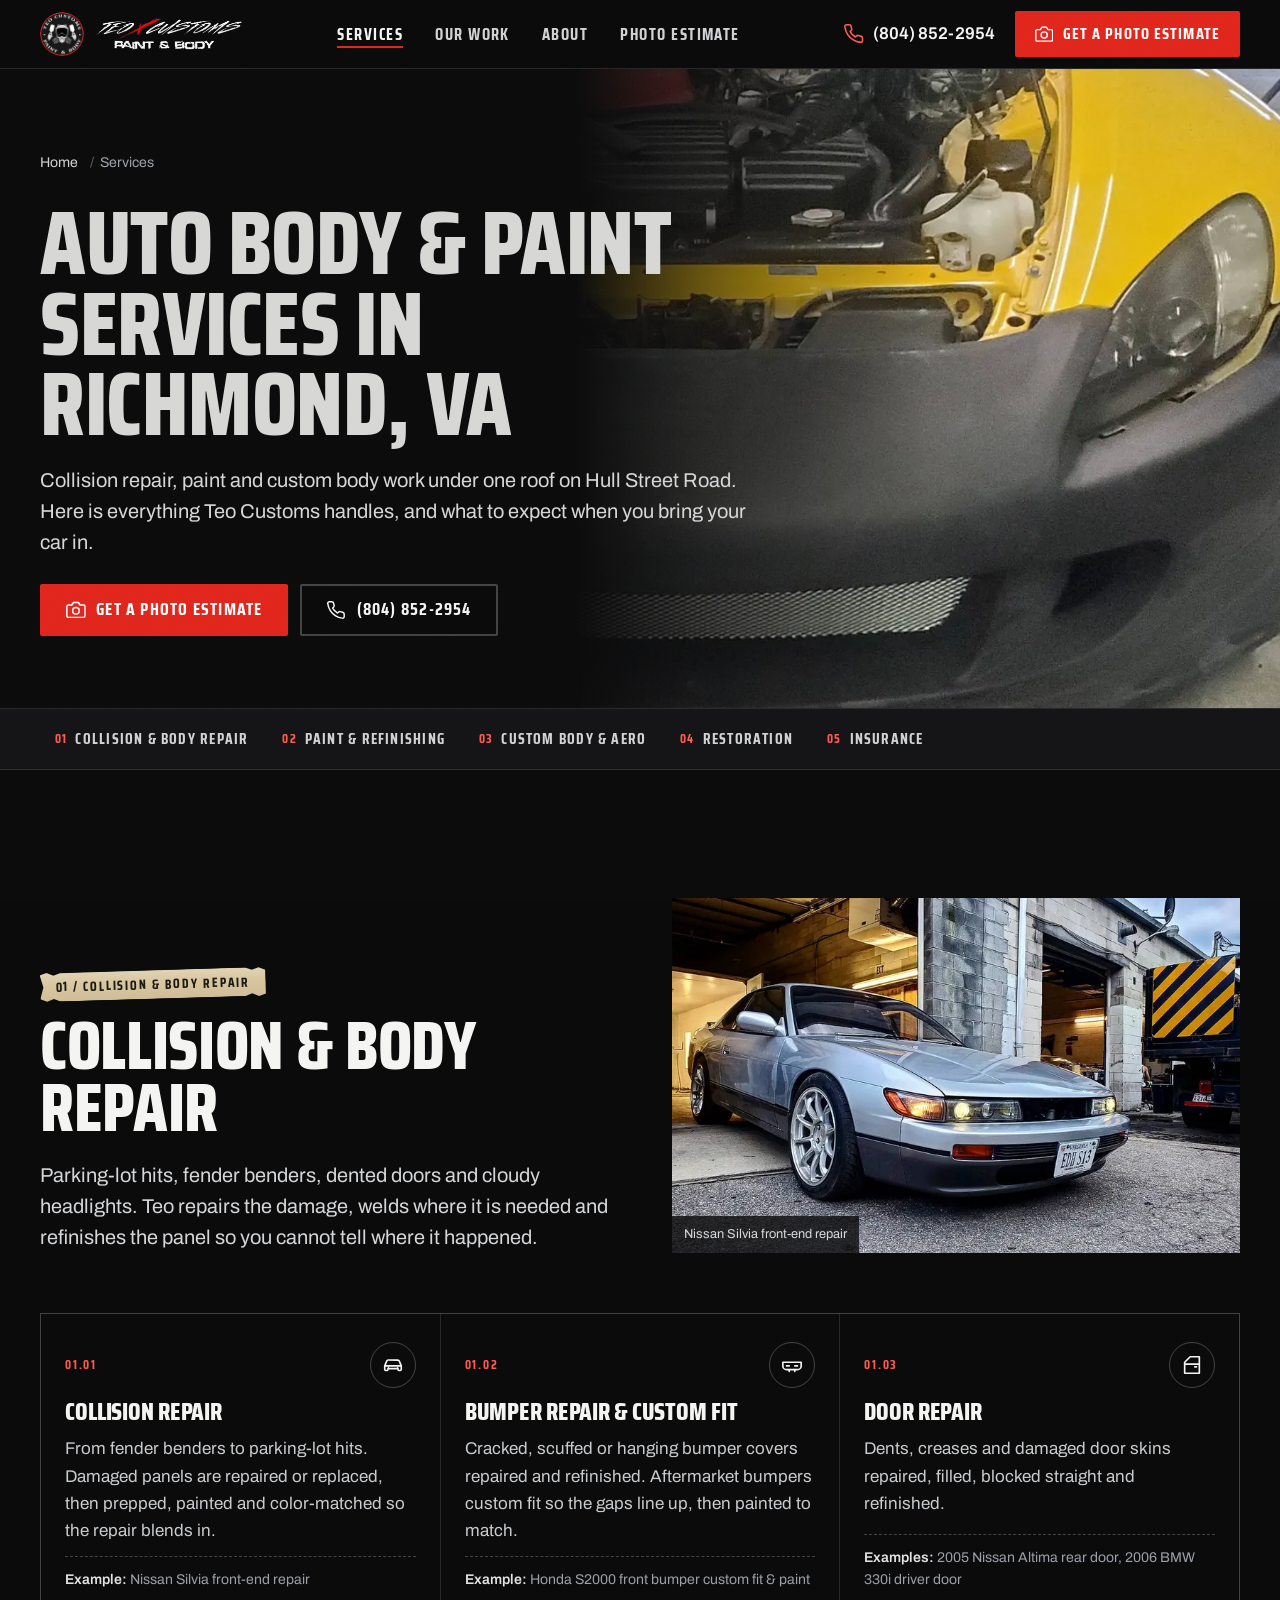
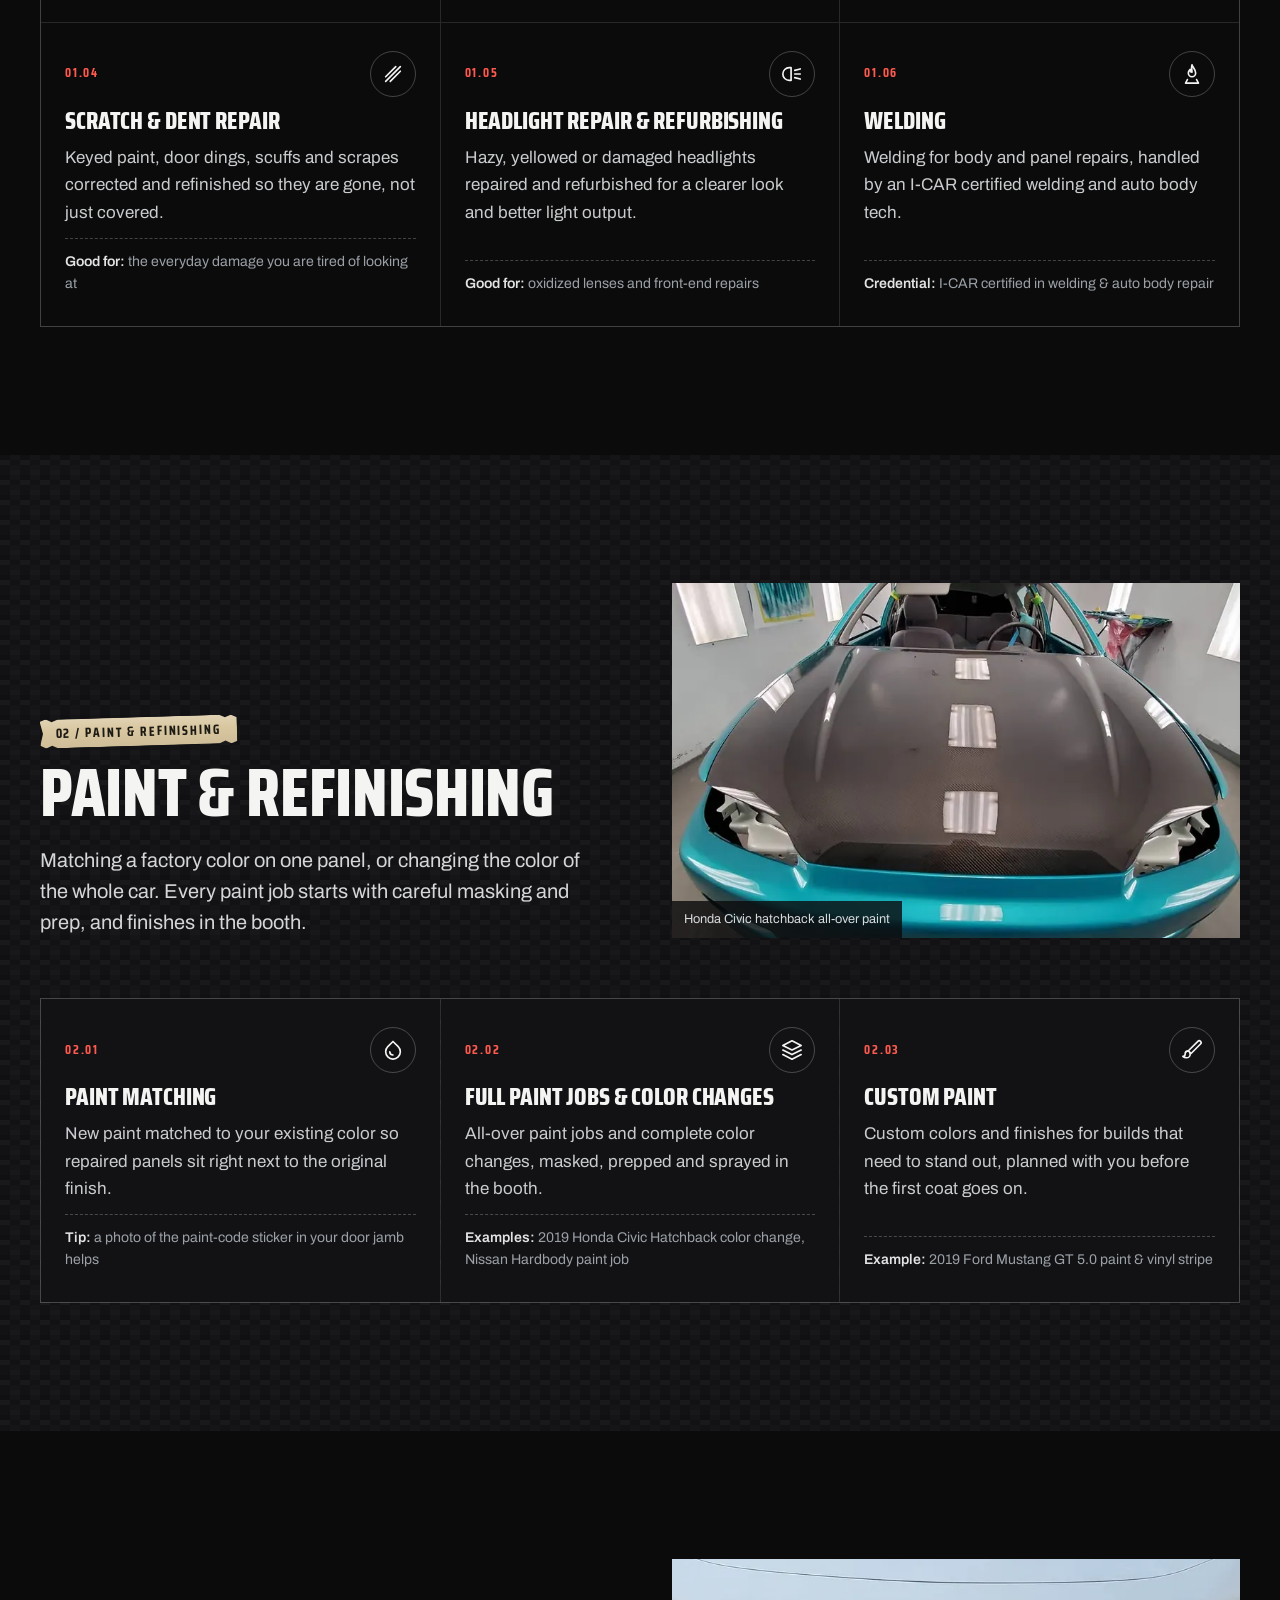
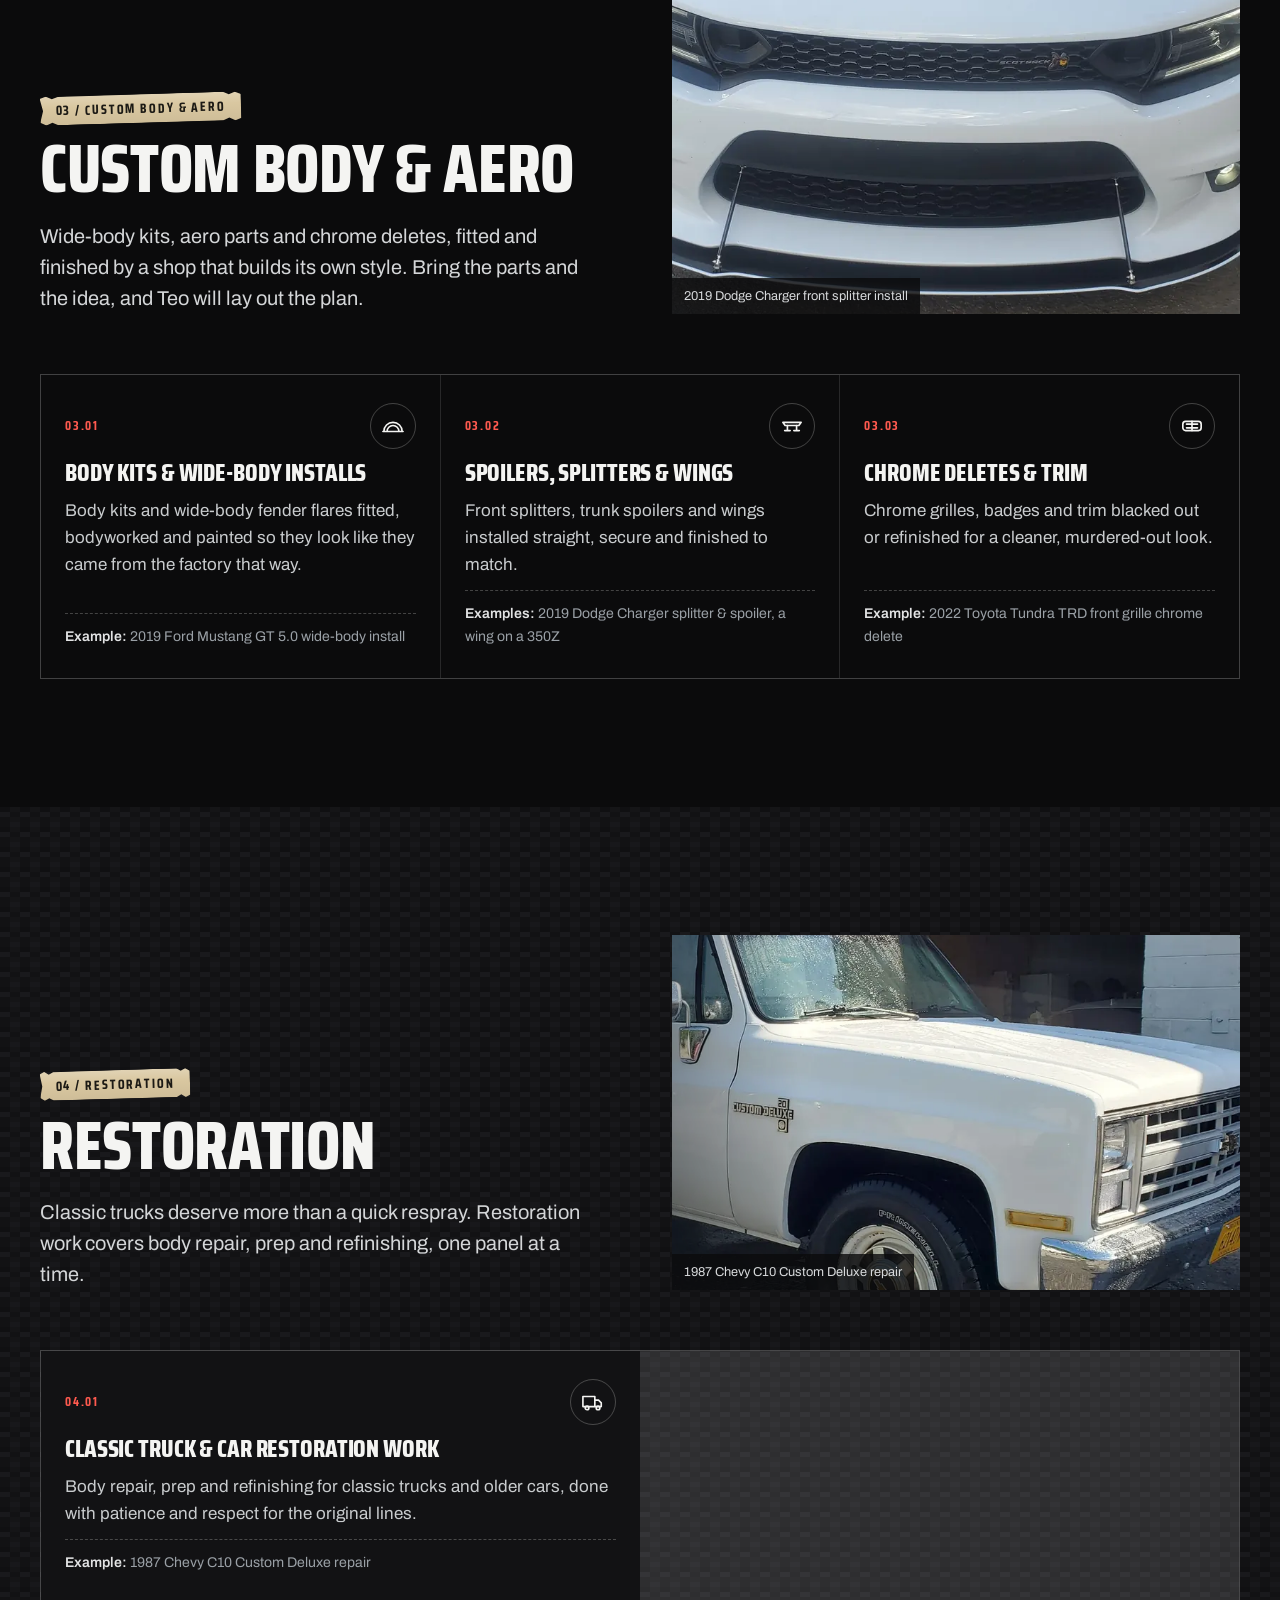
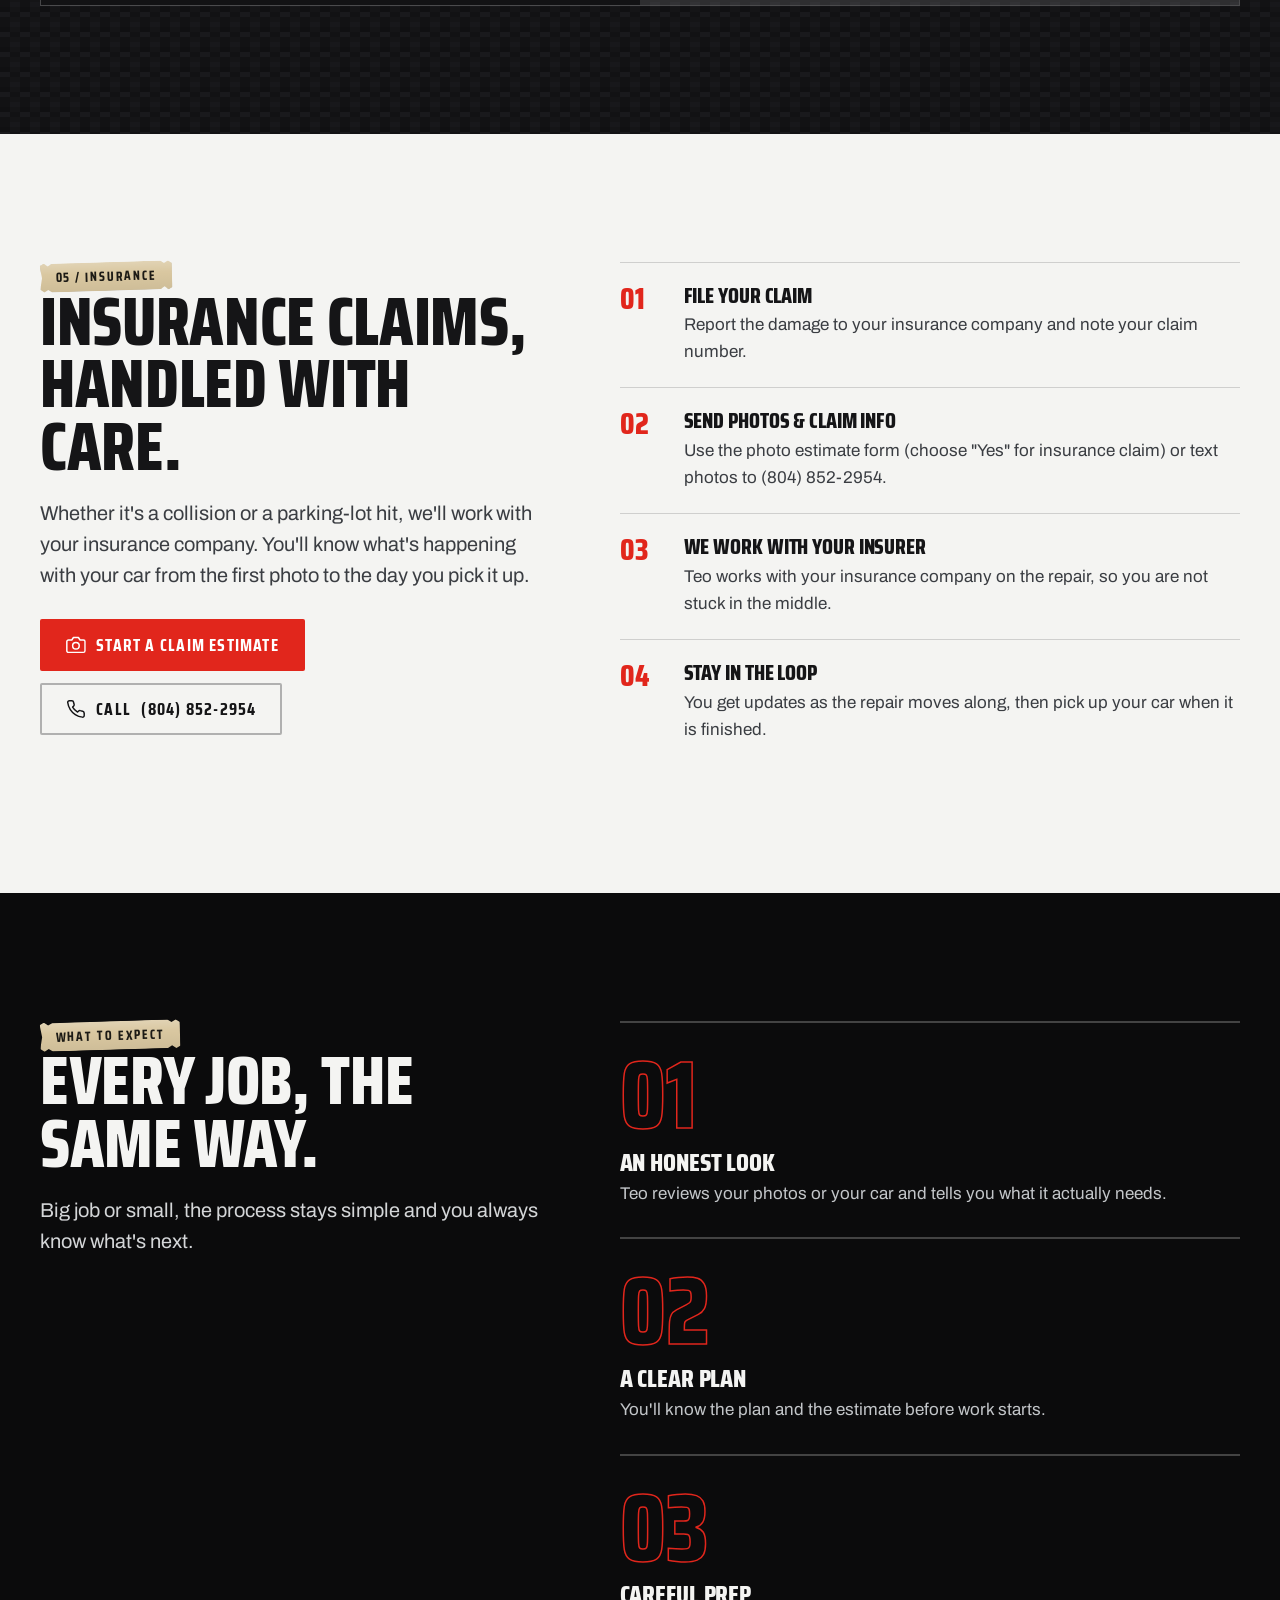
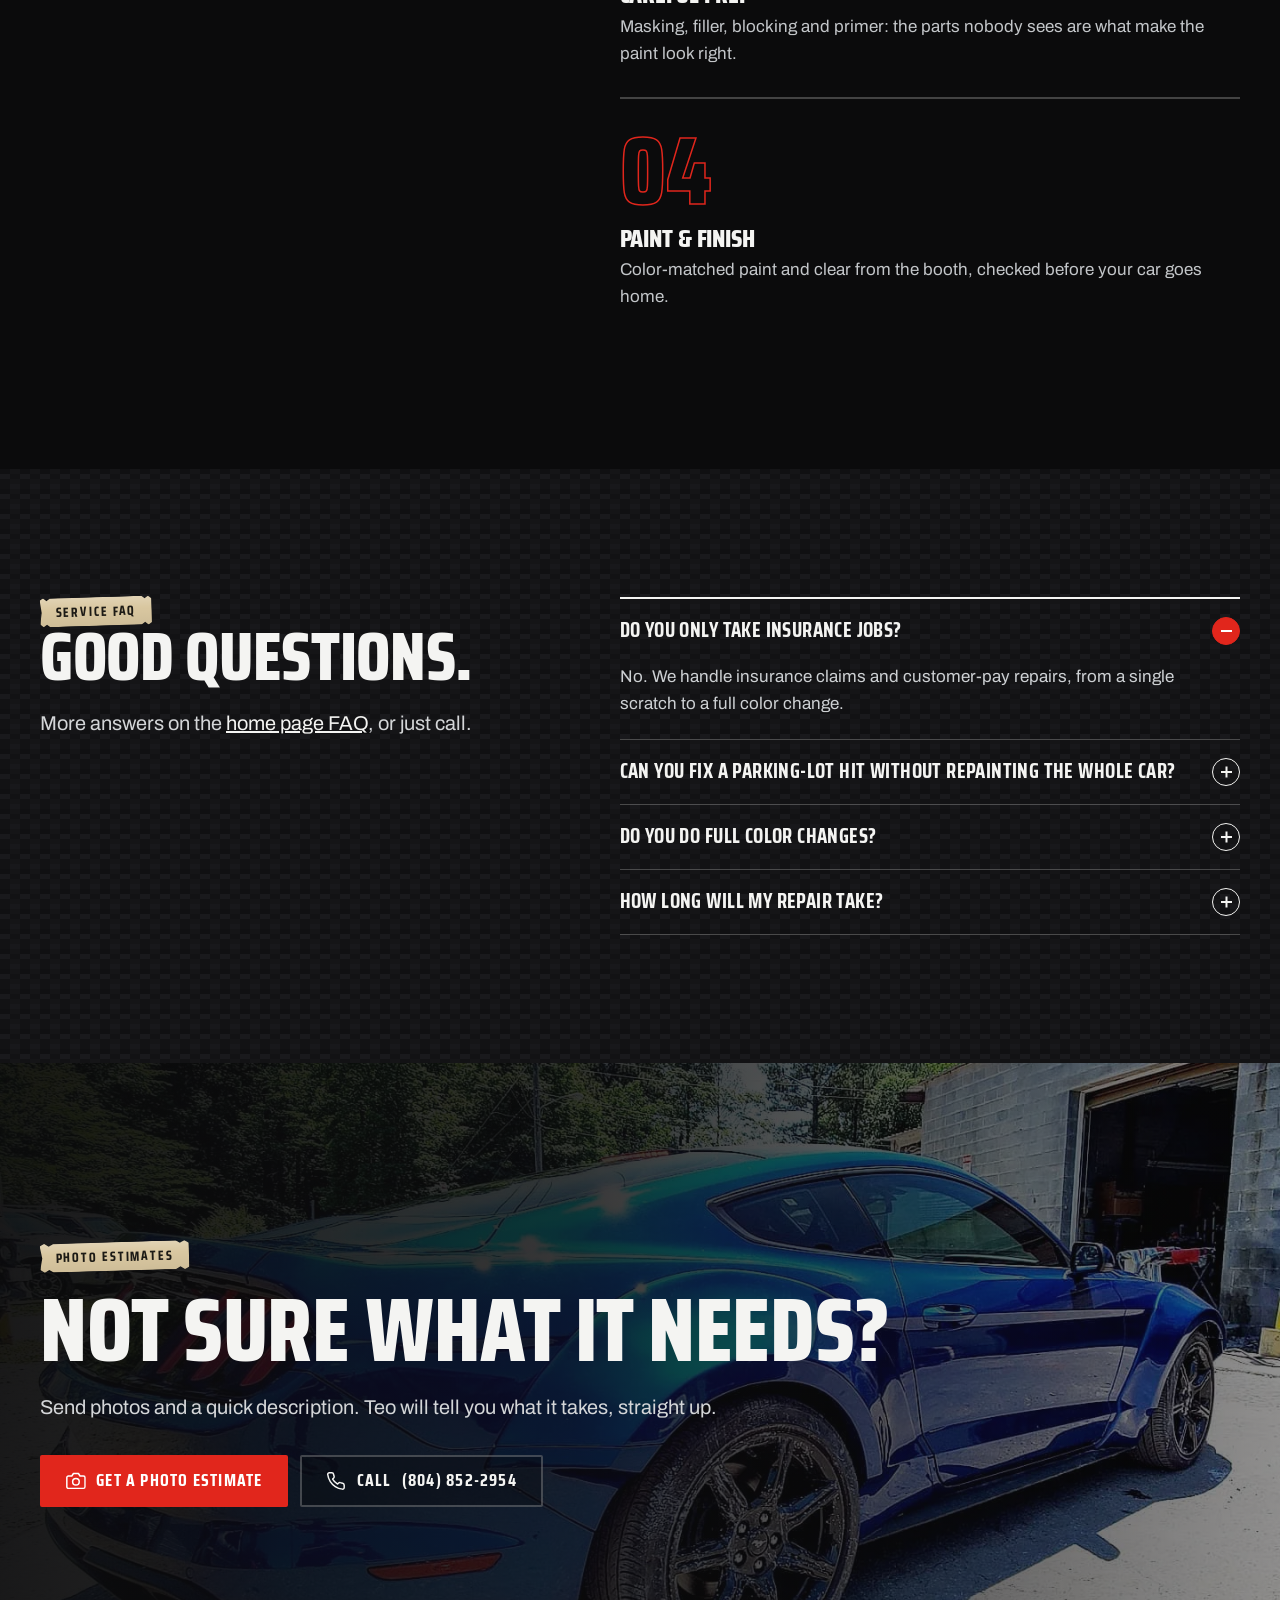
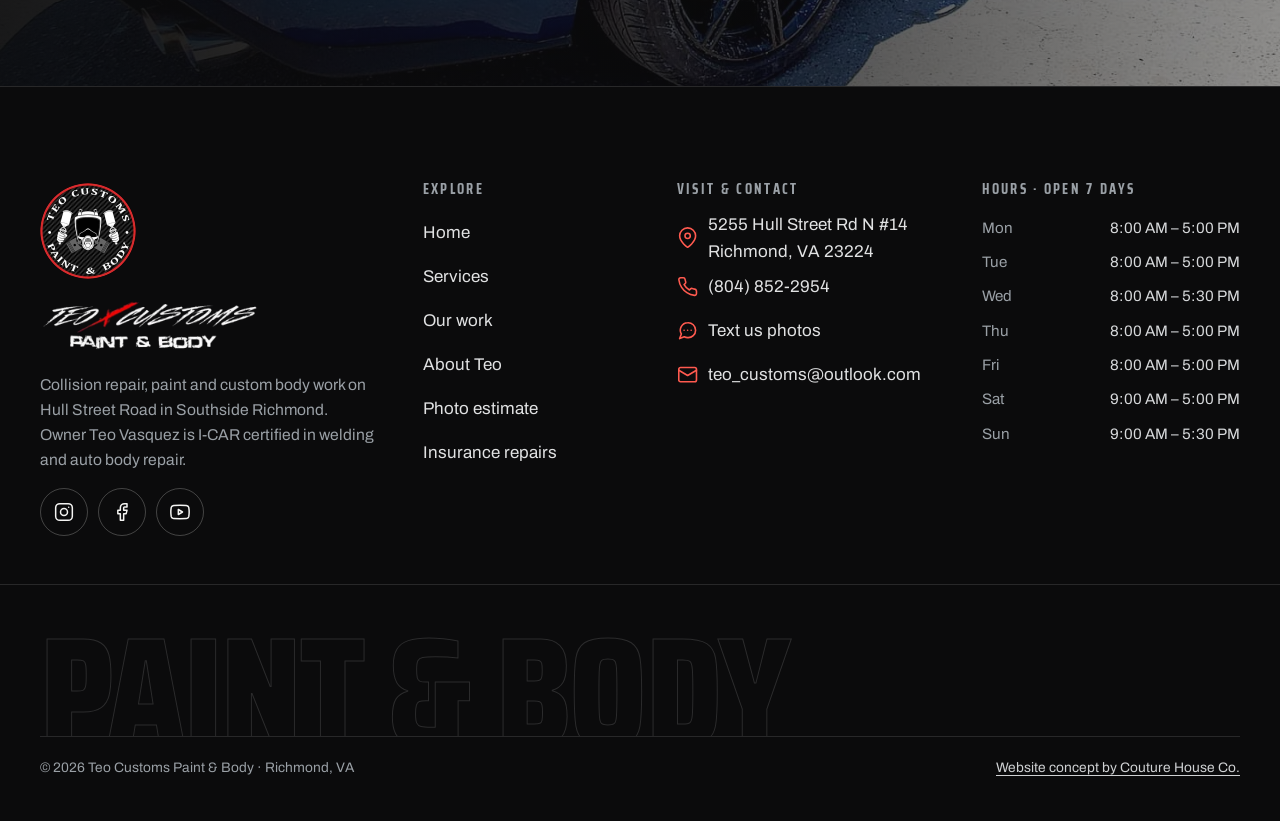
<file: services.html>
<!doctype html>
<html lang="en">
<head>
<meta charset="utf-8">
<meta name="viewport" content="width=device-width, initial-scale=1, viewport-fit=cover">
<title>Collision Repair & Custom Paint Services | Richmond, VA</title>
<meta name="description" content="Collision repair, bumpers, doors, scratch & dent, paint matching, color changes, wide-body kits, spoilers, chrome deletes and restoration in Richmond, VA.">
<meta name="robots" content="index, follow, max-image-preview:large">
<link rel="canonical" href="https://teo-customs-website.netlify.app/services.html">
<meta name="theme-color" content="#0b0b0c">
<meta name="format-detection" content="telephone=no">
<meta property="og:type" content="website">
<meta property="og:site_name" content="Teo Customs Paint &amp; Body">
<meta property="og:title" content="Collision Repair & Custom Paint Services | Richmond, VA">
<meta property="og:description" content="Collision repair, bumpers, doors, scratch & dent, paint matching, color changes, wide-body kits, spoilers, chrome deletes and restoration in Richmond, VA.">
<meta property="og:url" content="https://teo-customs-website.netlify.app/services.html">
<meta property="og:image" content="https://teo-customs-website.netlify.app/assets/img/og.jpg">
<meta property="og:image:width" content="1200">
<meta property="og:image:height" content="630">
<meta property="og:image:alt" content="Blue wide-body Ford Mustang GT with the Teo Customs Paint &amp; Body name">
<meta property="og:locale" content="en_US">
<meta name="twitter:card" content="summary_large_image">
<meta name="twitter:title" content="Collision Repair & Custom Paint Services | Richmond, VA">
<meta name="twitter:description" content="Collision repair, bumpers, doors, scratch & dent, paint matching, color changes, wide-body kits, spoilers, chrome deletes and restoration in Richmond, VA.">
<meta name="twitter:image" content="https://teo-customs-website.netlify.app/assets/img/og.jpg">
<link rel="icon" href="favicon.svg" type="image/svg+xml">
<link rel="icon" href="assets/img/favicon-32.png" sizes="32x32" type="image/png">
<link rel="apple-touch-icon" href="assets/img/apple-touch-icon.png">
<link rel="manifest" href="site.webmanifest">
<link rel="preload" href="assets/fonts/saira-condensed-latin-700-normal.woff2" as="font" type="font/woff2" crossorigin>
<link rel="stylesheet" href="assets/css/fonts.css?v=20260930b">
<link rel="stylesheet" href="assets/css/site.css?v=20260930b">
<script>document.documentElement.classList.add('js')</script>
<script src="assets/js/site.js" defer></script>
<script type="application/ld+json">{"@context":"https://schema.org","@type":"AutoBodyShop","@id":"https://teo-customs-website.netlify.app/#business","name":"Teo Customs Paint & Body","alternateName":["Teo Customs","Teo X Customs Paint and Body"],"description":"Auto body and paint shop in Southside Richmond, VA: collision repair, paint matching, full paint and color changes, custom paint, wide-body and aero installs, chrome deletes, restoration and welding.","url":"https://teo-customs-website.netlify.app/","logo":"https://teo-customs-website.netlify.app/assets/img/logo-badge.webp","image":["https://teo-customs-website.netlify.app/assets/img/og.jpg","https://teo-customs-website.netlify.app/assets/img/mustang-widebody-final.webp"],"telephone":"+1-804-852-2954","email":"teo_customs@outlook.com","address":{"@type":"PostalAddress","streetAddress":"5255 Hull Street Rd N #14","addressLocality":"Richmond","addressRegion":"VA","postalCode":"23224","addressCountry":"US"},"geo":{"@type":"GeoCoordinates","latitude":37.490709,"longitude":-77.489462},"hasMap":"https://www.google.com/maps/search/?api=1&query=Teo+Customs+Paint+and+Body%2C+5255+Hull+Street+Rd+N+%2314%2C+Richmond%2C+VA+23224","openingHoursSpecification":[{"@type":"OpeningHoursSpecification","dayOfWeek":"https://schema.org/Monday","opens":"08:00","closes":"17:00"},{"@type":"OpeningHoursSpecification","dayOfWeek":"https://schema.org/Tuesday","opens":"08:00","closes":"17:00"},{"@type":"OpeningHoursSpecification","dayOfWeek":"https://schema.org/Wednesday","opens":"08:00","closes":"17:30"},{"@type":"OpeningHoursSpecification","dayOfWeek":"https://schema.org/Thursday","opens":"08:00","closes":"17:00"},{"@type":"OpeningHoursSpecification","dayOfWeek":"https://schema.org/Friday","opens":"08:00","closes":"17:00"},{"@type":"OpeningHoursSpecification","dayOfWeek":"https://schema.org/Saturday","opens":"09:00","closes":"17:00"},{"@type":"OpeningHoursSpecification","dayOfWeek":"https://schema.org/Sunday","opens":"09:00","closes":"17:30"}],"areaServed":[{"@type":"City","name":"Richmond","containedInPlace":{"@type":"State","name":"Virginia"}},{"@type":"AdministrativeArea","name":"Chesterfield County, Virginia"}],"sameAs":["https://www.instagram.com/teo_customs/","https://www.facebook.com/RVAAUTOBODYANDPAINT/"],"paymentAccepted":"Credit card, Debit card, NFC mobile payments","amenityFeature":[{"@type":"LocationFeatureSpecification","name":"Wheelchair-accessible entrance","value":true},{"@type":"LocationFeatureSpecification","name":"Wheelchair-accessible parking","value":true}],"award":"TOP GUN Business Professional (County Advisory Board)","knowsAbout":["Collision repair","Auto body repair","Paint matching","Custom paint","Color changes","Wide-body kit installation","Welding","Classic truck restoration"],"hasOfferCatalog":{"@type":"OfferCatalog","name":"Auto body, paint and custom services","itemListElement":[{"@type":"OfferCatalog","name":"Collision & Body Repair","itemListElement":[{"@type":"Offer","itemOffered":{"@type":"Service","name":"Insurance claim repairs","description":"We'll work with your insurance company on collision repairs.","url":"https://teo-customs-website.netlify.app/services.html#insurance"}},{"@type":"Offer","itemOffered":{"@type":"Service","name":"Collision repair","description":"From fender benders to parking-lot hits. Damaged panels are repaired or replaced, then prepped, painted and color-matched so the repair blends in.","url":"https://teo-customs-website.netlify.app/services.html#collision-repair"}},{"@type":"Offer","itemOffered":{"@type":"Service","name":"Bumper repair & custom fit","description":"Cracked, scuffed or hanging bumper covers repaired and refinished. Aftermarket bumpers custom fit so the gaps line up, then painted to match.","url":"https://teo-customs-website.netlify.app/services.html#bumper-repair"}},{"@type":"Offer","itemOffered":{"@type":"Service","name":"Door repair","description":"Dents, creases and damaged door skins repaired, filled, blocked straight and refinished.","url":"https://teo-customs-website.netlify.app/services.html#door-repair"}},{"@type":"Offer","itemOffered":{"@type":"Service","name":"Scratch & dent repair","description":"Keyed paint, door dings, scuffs and scrapes corrected and refinished so they are gone, not just covered.","url":"https://teo-customs-website.netlify.app/services.html#scratch-dent"}},{"@type":"Offer","itemOffered":{"@type":"Service","name":"Headlight repair & refurbishing","description":"Hazy, yellowed or damaged headlights repaired and refurbished for a clearer look and better light output.","url":"https://teo-customs-website.netlify.app/services.html#headlights"}},{"@type":"Offer","itemOffered":{"@type":"Service","name":"Welding","description":"Welding for body and panel repairs, handled by an I-CAR certified welding and auto body tech.","url":"https://teo-customs-website.netlify.app/services.html#welding"}}]},{"@type":"OfferCatalog","name":"Paint & Refinishing","itemListElement":[{"@type":"Offer","itemOffered":{"@type":"Service","name":"Paint matching","description":"New paint matched to your existing color so repaired panels sit right next to the original finish.","url":"https://teo-customs-website.netlify.app/services.html#paint-matching"}},{"@type":"Offer","itemOffered":{"@type":"Service","name":"Full paint jobs & color changes","description":"All-over paint jobs and complete color changes, masked, prepped and sprayed in the booth.","url":"https://teo-customs-website.netlify.app/services.html#full-paint"}},{"@type":"Offer","itemOffered":{"@type":"Service","name":"Custom paint","description":"Custom colors and finishes for builds that need to stand out, planned with you before the first coat goes on.","url":"https://teo-customs-website.netlify.app/services.html#custom-paint"}}]},{"@type":"OfferCatalog","name":"Custom Body & Aero","itemListElement":[{"@type":"Offer","itemOffered":{"@type":"Service","name":"Body kits & wide-body installs","description":"Body kits and wide-body fender flares fitted, bodyworked and painted so they look like they came from the factory that way.","url":"https://teo-customs-website.netlify.app/services.html#widebody"}},{"@type":"Offer","itemOffered":{"@type":"Service","name":"Spoilers, splitters & wings","description":"Front splitters, trunk spoilers and wings installed straight, secure and finished to match.","url":"https://teo-customs-website.netlify.app/services.html#aero"}},{"@type":"Offer","itemOffered":{"@type":"Service","name":"Chrome deletes & trim","description":"Chrome grilles, badges and trim blacked out or refinished for a cleaner, murdered-out look.","url":"https://teo-customs-website.netlify.app/services.html#chrome-delete"}}]},{"@type":"OfferCatalog","name":"Restoration","itemListElement":[{"@type":"Offer","itemOffered":{"@type":"Service","name":"Classic truck & car restoration work","description":"Body repair, prep and refinishing for classic trucks and older cars, done with patience and respect for the original lines.","url":"https://teo-customs-website.netlify.app/services.html#classic-trucks"}}]}]}}</script>
<script type="application/ld+json">{"@context":"https://schema.org","@type":"BreadcrumbList","itemListElement":[{"@type":"ListItem","position":1,"name":"Home","item":"https://teo-customs-website.netlify.app/"},{"@type":"ListItem","position":2,"name":"Services","item":"https://teo-customs-website.netlify.app/services.html"}]}</script>
<script type="application/ld+json">{"@context":"https://schema.org","@type":"FAQPage","mainEntity":[{"@type":"Question","name":"Do you only take insurance jobs?","acceptedAnswer":{"@type":"Answer","text":"No. We handle insurance claims and customer-pay repairs, from a single scratch to a full color change."}},{"@type":"Question","name":"Can you fix a parking-lot hit without repainting the whole car?","acceptedAnswer":{"@type":"Answer","text":"In many cases, yes: the damaged panel is repaired and the paint is matched to the rest of the car. Teo will tell you what your car needs after seeing photos."}},{"@type":"Question","name":"Do you do full color changes?","acceptedAnswer":{"@type":"Answer","text":"Yes. Color changes and all-over paint jobs are sprayed in the shop's paint booth, like the 2019 Honda Civic Hatchback color change in our portfolio."}},{"@type":"Question","name":"How long will my repair take?","acceptedAnswer":{"@type":"Answer","text":"It depends on the damage, parts availability and the paint work involved. Ask for a timeline when you get your estimate."}}]}</script>
</head>
<body>
<svg xmlns="http://www.w3.org/2000/svg" style="display:none" aria-hidden="true">
<symbol id="i-phone" viewBox="0 0 24 24"><path d="M22 16.9v3a2 2 0 0 1-2.2 2 19.8 19.8 0 0 1-8.6-3.1 19.5 19.5 0 0 1-6-6A19.8 19.8 0 0 1 2.1 4.2 2 2 0 0 1 4.1 2h3a2 2 0 0 1 2 1.7c.1.9.4 1.8.7 2.7a2 2 0 0 1-.5 2.1L8 9.8a16 16 0 0 0 6 6l1.3-1.3a2 2 0 0 1 2.1-.4c.9.3 1.8.6 2.7.7a2 2 0 0 1 1.7 2z"/></symbol>
<symbol id="i-sms" viewBox="0 0 24 24"><path d="M21 11.5a8.4 8.4 0 0 1-9 8.4 8.9 8.9 0 0 1-3.8-.9L3 21l1.9-5.2A8.4 8.4 0 0 1 12 3.1a8.4 8.4 0 0 1 9 8.4z"/><path d="M8 11.5h.01M12 11.5h.01M16 11.5h.01"/></symbol>
<symbol id="i-mail" viewBox="0 0 24 24"><rect x="2" y="4" width="20" height="16" rx="2"/><path d="m2 7 10 6 10-6"/></symbol>
<symbol id="i-camera" viewBox="0 0 24 24"><path d="M23 19a2 2 0 0 1-2 2H3a2 2 0 0 1-2-2V8a2 2 0 0 1 2-2h4l2-3h6l2 3h4a2 2 0 0 1 2 2z"/><circle cx="12" cy="13" r="4"/></symbol>
<symbol id="i-pin" viewBox="0 0 24 24"><path d="M21 10c0 7-9 13-9 13S3 17 3 10a9 9 0 0 1 18 0z"/><circle cx="12" cy="10" r="3"/></symbol>
<symbol id="i-clock" viewBox="0 0 24 24"><circle cx="12" cy="12" r="10"/><path d="M12 6v6l4 2"/></symbol>
<symbol id="i-star" viewBox="0 0 24 24"><path d="M12 2l3.1 6.3 6.9 1-5 4.9 1.2 6.8L12 17.8 5.8 21l1.2-6.8-5-4.9 6.9-1z"/></symbol>
<symbol id="i-shield" viewBox="0 0 24 24"><path d="M12 22s8-4 8-10V5l-8-3-8 3v7c0 6 8 10 8 10z"/><path d="m9 12 2 2 4-4"/></symbol>
<symbol id="i-award" viewBox="0 0 24 24"><circle cx="12" cy="8" r="6"/><path d="M15.5 13.2 17 22l-5-3-5 3 1.5-8.8"/></symbol>
<symbol id="i-weld" viewBox="0 0 24 24"><path d="M12 2c1 3 4 5 4 9a4 4 0 0 1-8 0c0-2 1-3 2-4 0 2 1 3 2 3 0-3-1-5 0-8z"/><path d="M5 22h14M7 18l-2 4M17 18l2 4"/></symbol>
<symbol id="i-arrow" viewBox="0 0 24 24"><path d="M5 12h14M13 5l7 7-7 7"/></symbol>
<symbol id="i-arrow-ur" viewBox="0 0 24 24"><path d="M7 17 17 7M8 7h9v9"/></symbol>
<symbol id="i-check" viewBox="0 0 24 24"><path d="M20 6 9 17l-5-5"/></symbol>
<symbol id="i-drag" viewBox="0 0 24 24"><path d="m8 7-5 5 5 5M16 7l5 5-5 5"/></symbol>
<symbol id="i-close" viewBox="0 0 24 24"><path d="M18 6 6 18M6 6l12 12"/></symbol>
<symbol id="i-chev-l" viewBox="0 0 24 24"><path d="m15 18-6-6 6-6"/></symbol>
<symbol id="i-chev-r" viewBox="0 0 24 24"><path d="m9 18 6-6-6-6"/></symbol>
<symbol id="i-zoom" viewBox="0 0 24 24"><circle cx="11" cy="11" r="7"/><path d="m21 21-4.3-4.3M11 8v6M8 11h6"/></symbol>
<symbol id="i-instagram" viewBox="0 0 24 24"><rect x="2" y="2" width="20" height="20" rx="5"/><circle cx="12" cy="12" r="4.2"/><path d="M17.6 6.4h.01"/></symbol>
<symbol id="i-facebook" viewBox="0 0 24 24"><path d="M18 2h-3a5 5 0 0 0-5 5v3H7v4h3v8h4v-8h3l1-4h-4V7a1 1 0 0 1 1-1h3z"/></symbol>
<symbol id="i-youtube" viewBox="0 0 24 24"><path d="M22.5 6.4a2.8 2.8 0 0 0-2-2C18.8 4 12 4 12 4s-6.8 0-8.5.4a2.8 2.8 0 0 0-2 2A29 29 0 0 0 1 12a29 29 0 0 0 .5 5.6 2.8 2.8 0 0 0 2 2c1.7.4 8.5.4 8.5.4s6.8 0 8.5-.4a2.8 2.8 0 0 0 2-2A29 29 0 0 0 23 12a29 29 0 0 0-.5-5.6z"/><path d="m10 15 5-3-5-3z"/></symbol>
<symbol id="i-card" viewBox="0 0 24 24"><rect x="1" y="4" width="22" height="16" rx="2"/><path d="M1 10h22M5 15h4"/></symbol>
<symbol id="i-nfc" viewBox="0 0 24 24"><rect x="4" y="2" width="11" height="20" rx="2"/><path d="M9 18h1M18.5 8.5a5 5 0 0 1 0 7M21 6a8.5 8.5 0 0 1 0 12"/></symbol>
<symbol id="i-access" viewBox="0 0 24 24"><circle cx="11" cy="4" r="2"/><path d="M11 7v6h5l2.5 6M11 10h5"/><path d="M8 10.8A5.5 5.5 0 1 0 15 18.5"/></symbol>
<symbol id="i-wrench" viewBox="0 0 24 24"><path d="M14.7 6.3a1 1 0 0 0 0 1.4l1.6 1.6a1 1 0 0 0 1.4 0l3.8-3.8a6 6 0 0 1-7.9 7.9l-6.9 6.9a2.1 2.1 0 0 1-3-3l6.9-6.9a6 6 0 0 1 7.9-7.9z"/></symbol>
<symbol id="i-spray" viewBox="0 0 24 24"><path d="M3 8h11v4H3zM14 10h3M8 8V4h4v4M6 12l-1.5 8h3L9 12"/><path d="M19.5 7.5h.01M21 10h.01M19.5 12.5h.01M22 6.5h.01M22 13.5h.01"/></symbol>
<symbol id="i-car" viewBox="0 0 24 24"><path d="m3 13 2-5a2 2 0 0 1 1.9-1.4h10.2A2 2 0 0 1 19 8l2 5"/><path d="M3 13h18v4a1 1 0 0 1-1 1h-1.5a1 1 0 0 1-1-1v-1h-11v1a1 1 0 0 1-1 1H4a1 1 0 0 1-1-1z"/><path d="M7 14.5h.01M17 14.5h.01"/></symbol>
<symbol id="i-bumper" viewBox="0 0 24 24"><path d="M2 9h20v4a4 4 0 0 1-4 4H6a4 4 0 0 1-4-4z"/><path d="M6 13h3M15 13h3M9 17v2M15 17v2"/></symbol>
<symbol id="i-door" viewBox="0 0 24 24"><path d="M4 21V9l6-6h10v18z"/><path d="M4 11h16M15 14h2"/></symbol>
<symbol id="i-light" viewBox="0 0 24 24"><path d="M11 5H9a7 7 0 0 0 0 14h2z"/><path d="m15 8 6-1.5M15 12h6M15 16l6 1.5"/></symbol>
<symbol id="i-drop" viewBox="0 0 24 24"><path d="M12 2.7 17.7 8.3a8 8 0 1 1-11.4 0z"/><path d="M8.5 14a3.5 3.5 0 0 0 3.5 3.5"/></symbol>
<symbol id="i-layers" viewBox="0 0 24 24"><path d="M12 2 2 7l10 5 10-5z"/><path d="m2 17 10 5 10-5M2 12l10 5 10-5"/></symbol>
<symbol id="i-brush" viewBox="0 0 24 24"><path d="M18.4 2.6a2 2 0 0 1 2.9 2.9L11 15.8l-3-3z"/><path d="M8 13c-2 0-3.5 1.5-3.5 3.5 0 1.5-1 2.5-2.5 2.5 1 1 2.5 1.5 4 1.5a4 4 0 0 0 4-4c0-1.5-.5-2.5-2-3.5z"/></symbol>
<symbol id="i-kit" viewBox="0 0 24 24"><path d="M2 18a10 10 0 0 1 20 0M5.5 18a6.5 6.5 0 0 1 13 0M1 18h22"/></symbol>
<symbol id="i-wing" viewBox="0 0 24 24"><path d="M2 8h20l-2.5 3.5h-15z"/><path d="M7 11.5V17M17 11.5V17M4 17h6M14 17h6"/></symbol>
<symbol id="i-grille" viewBox="0 0 24 24"><rect x="2" y="7" width="20" height="10" rx="3"/><path d="M6 10h12M6 14h12M12 7v10"/></symbol>
<symbol id="i-scratch" viewBox="0 0 24 24"><path d="M4 20 20 4M9 20l11-11M4 15 15 4"/></symbol>
<symbol id="i-truck" viewBox="0 0 24 24"><path d="M1 6h13v11H1zM14 10h4l3 3v4h-7z"/><circle cx="5.5" cy="18.5" r="2"/><circle cx="17.5" cy="18.5" r="2"/></symbol>
<symbol id="i-quote" viewBox="0 0 24 24"><path d="M9.5 6C6 7 4 9.7 4 13.5V18h6v-6H7.4c.2-2 1.3-3.4 3.1-4.1zM19.5 6C16 7 14 9.7 14 13.5V18h6v-6h-2.6c.2-2 1.3-3.4 3.1-4.1z"/></symbol>
<symbol id="i-upload" viewBox="0 0 24 24"><path d="M21 15v4a2 2 0 0 1-2 2H5a2 2 0 0 1-2-2v-4M17 8l-5-5-5 5M12 3v12"/></symbol>
<symbol id="i-map" viewBox="0 0 24 24"><path d="m1 6 7-4 8 4 7-4v16l-7 4-8-4-7 4z"/><path d="M8 2v16M16 6v16"/></symbol>
<symbol id="i-eye" viewBox="0 0 24 24"><path d="M1 12s4-8 11-8 11 8 11 8-4 8-11 8S1 12 1 12z"/><circle cx="12" cy="12" r="3"/></symbol>
<symbol id="i-chat" viewBox="0 0 24 24"><path d="M21 15a2 2 0 0 1-2 2H7l-4 4V5a2 2 0 0 1 2-2h14a2 2 0 0 1 2 2z"/></symbol>
<symbol id="i-target" viewBox="0 0 24 24"><circle cx="12" cy="12" r="10"/><circle cx="12" cy="12" r="6"/><circle cx="12" cy="12" r="2"/></symbol>
<symbol id="i-key" viewBox="0 0 24 24"><circle cx="7.5" cy="15.5" r="5.5"/><path d="m11.5 11.5 9-9M16 7l3 3M18.5 4.5l2 2"/></symbol>
</svg>
<a class="skip-link" href="#main">Skip to content</a>
<header class="site-header">
  <div class="wrap header-inner">
    <a class="brand" href="index.html" aria-label="Teo Customs Paint &amp; Body, home">
      <img class="brand-badge" src="assets/img/logo-badge-192.webp" width="192" height="192" alt="">
      <img class="brand-word" src="assets/img/wordmark-light.webp" width="574" height="148" alt="Teo Customs Paint &amp; Body">
    </a>
    <nav class="nav" aria-label="Main">
      <ul>
        <li><a href="services.html" aria-current="page">Services</a></li><li><a href="work.html">Our Work</a></li><li><a href="about.html">About</a></li><li><a href="estimate.html">Photo Estimate</a></li>
      </ul>
    </nav>
    <div class="header-cta">
      <a class="header-phone" href="tel:+18048522954"><svg class="icon" aria-hidden="true" focusable="false"><use href="#i-phone"></use></svg><span><span class="nw">(804) 852-2954</span></span><b class="sr-only">Call</b></a>
      <a class="btn btn-red" href="estimate.html"><svg class="icon" aria-hidden="true" focusable="false"><use href="#i-camera"></use></svg>Get a photo estimate</a>
    </div>
    <button class="menu-btn" type="button" aria-expanded="false" aria-controls="mobile-menu"><span class="bars" aria-hidden="true"><span></span><span></span><span></span></span><span class="mb-label">Menu</span></button>
  </div>
</header>
<div class="mobile-menu" id="mobile-menu" hidden>
    <nav aria-label="Mobile">
      <ul>
        <li><a class="mm-link" href="index.html">Home<svg class="icon" aria-hidden="true" focusable="false"><use href="#i-arrow"></use></svg></a></li>
        <li><a class="mm-link" href="services.html" aria-current="page">Services<svg class="icon" aria-hidden="true" focusable="false"><use href="#i-arrow"></use></svg></a></li><li><a class="mm-link" href="work.html">Our Work<svg class="icon" aria-hidden="true" focusable="false"><use href="#i-arrow"></use></svg></a></li><li><a class="mm-link" href="about.html">About<svg class="icon" aria-hidden="true" focusable="false"><use href="#i-arrow"></use></svg></a></li><li><a class="mm-link" href="estimate.html">Photo Estimate<svg class="icon" aria-hidden="true" focusable="false"><use href="#i-arrow"></use></svg></a></li>
      </ul>
    </nav>
    <div class="mm-contact">
      <a class="btn btn-red" href="estimate.html"><svg class="icon" aria-hidden="true" focusable="false"><use href="#i-camera"></use></svg>Get a photo estimate</a>
      <a class="btn btn-ghost" href="tel:+18048522954"><svg class="icon" aria-hidden="true" focusable="false"><use href="#i-phone"></use></svg>Call <span class="nw">(804) 852-2954</span></a>
      <a class="btn btn-ghost" href="sms:+18048522954"><svg class="icon" aria-hidden="true" focusable="false"><use href="#i-sms"></use></svg>Text photos</a>
    </div>
    <p class="mm-meta">5255 Hull Street Rd N #14, Richmond, VA 23224<br>Open 7 days</p>
  </div>

<main id="main">
<section class="page-hero" data-sweep>
  <div class="page-hero-grid">
    <div class="page-hero-media clearcoat">
      <img src="assets/img/s2000-bumper-work.webp" srcset="assets/img/s2000-bumper-work-800.webp 800w, assets/img/s2000-bumper-work.webp 1341w" sizes="(min-width: 960px) 55vw, 100vw" width="1341" height="1341" alt="Yellow Honda S2000 in the shop with an unpainted front bumper being custom fit" fetchpriority="high" decoding="async" style="object-position:50% 45%">
      <span class="clearcoat-band" aria-hidden="true"></span>
    </div>
    <div class="page-hero-copy">
      <nav class="crumbs" aria-label="Breadcrumb"><ol><li><a href="index.html">Home</a></li><li aria-current="page">Services</li></ol></nav>
      <h1><span class="sheen">Auto body &amp; paint services in Richmond, VA</span></h1>
      <p class="lede">Collision repair, paint and custom body work under one roof on Hull Street Road. Here is everything Teo Customs handles, and what to expect when you bring your car in.</p>
      <div class="btn-row">
        <a class="btn btn-red" href="estimate.html"><svg class="icon" aria-hidden="true" focusable="false"><use href="#i-camera"></use></svg>Get a photo estimate</a>
        <a class="btn btn-ghost" href="tel:+18048522954"><svg class="icon" aria-hidden="true" focusable="false"><use href="#i-phone"></use></svg><span class="nw">(804) 852-2954</span></a>
      </div>
    </div>
  </div>
</section>

<nav class="jump" aria-label="Service categories">
  <div class="wrap"><ul><li><a href="#collision"><span>01</span>Collision & Body Repair</a></li><li><a href="#paint"><span>02</span>Paint & Refinishing</a></li><li><a href="#custom"><span>03</span>Custom Body & Aero</a></li><li><a href="#restoration"><span>04</span>Restoration</a></li><li><a href="#insurance"><span>05</span>Insurance</a></li></ul></div>
</nav>

<section class="sec svc-group" id="collision" aria-labelledby="collision-title">
  <div class="wrap">
    <div class="svc-group-head">
      <div>
        <span class="tape">01 / Collision & Body Repair</span>
        <h2 class="h2 peel" id="collision-title"><span class="peel-text">Collision & Body Repair</span></h2>
        <p class="lede" style="margin-top:20px">Parking-lot hits, fender benders, dented doors and cloudy headlights. Teo repairs the damage, welds where it is needed and refinishes the panel so you cannot tell where it happened.</p>
      </div>
      <figure class="svc-group-media mist"><img src="assets/img/silvia-front-repair.webp" srcset="assets/img/silvia-front-repair-800.webp 800w, assets/img/silvia-front-repair.webp 1440w" sizes="(min-width: 960px) 50vw, 100vw" width="1440" height="1080" alt="Silver Nissan Silvia parked at the shop door after front-end repair" loading="lazy" decoding="async"><figcaption>Nissan Silvia front-end repair</figcaption></figure>
    </div>
    <div class="svc-cards cols-3">
      <article class="svc-card" id="collision-repair">
          <div class="svc-card-top"><span class="code">01.01</span><span class="icon-wrap"><svg class="icon" aria-hidden="true" focusable="false"><use href="#i-car"></use></svg></span></div>
          <h3>Collision repair</h3>
          <p>From fender benders to parking-lot hits. Damaged panels are repaired or replaced, then prepped, painted and color-matched so the repair blends in.</p>
          <p class="eg"><b>Example:</b> Nissan Silvia front-end repair</p>
        </article><article class="svc-card" id="bumper-repair">
          <div class="svc-card-top"><span class="code">01.02</span><span class="icon-wrap"><svg class="icon" aria-hidden="true" focusable="false"><use href="#i-bumper"></use></svg></span></div>
          <h3>Bumper repair & custom fit</h3>
          <p>Cracked, scuffed or hanging bumper covers repaired and refinished. Aftermarket bumpers custom fit so the gaps line up, then painted to match.</p>
          <p class="eg"><b>Example:</b> Honda S2000 front bumper custom fit &amp; paint</p>
        </article><article class="svc-card" id="door-repair">
          <div class="svc-card-top"><span class="code">01.03</span><span class="icon-wrap"><svg class="icon" aria-hidden="true" focusable="false"><use href="#i-door"></use></svg></span></div>
          <h3>Door repair</h3>
          <p>Dents, creases and damaged door skins repaired, filled, blocked straight and refinished.</p>
          <p class="eg"><b>Examples:</b> 2005 Nissan Altima rear door, 2006 BMW 330i driver door</p>
        </article><article class="svc-card" id="scratch-dent">
          <div class="svc-card-top"><span class="code">01.04</span><span class="icon-wrap"><svg class="icon" aria-hidden="true" focusable="false"><use href="#i-scratch"></use></svg></span></div>
          <h3>Scratch & dent repair</h3>
          <p>Keyed paint, door dings, scuffs and scrapes corrected and refinished so they are gone, not just covered.</p>
          <p class="eg"><b>Good for:</b> the everyday damage you are tired of looking at</p>
        </article><article class="svc-card" id="headlights">
          <div class="svc-card-top"><span class="code">01.05</span><span class="icon-wrap"><svg class="icon" aria-hidden="true" focusable="false"><use href="#i-light"></use></svg></span></div>
          <h3>Headlight repair & refurbishing</h3>
          <p>Hazy, yellowed or damaged headlights repaired and refurbished for a clearer look and better light output.</p>
          <p class="eg"><b>Good for:</b> oxidized lenses and front-end repairs</p>
        </article><article class="svc-card" id="welding">
          <div class="svc-card-top"><span class="code">01.06</span><span class="icon-wrap"><svg class="icon" aria-hidden="true" focusable="false"><use href="#i-weld"></use></svg></span></div>
          <h3>Welding</h3>
          <p>Welding for body and panel repairs, handled by an I-CAR certified welding and auto body tech.</p>
          <p class="eg"><b>Credential:</b> I-CAR certified in welding &amp; auto body repair</p>
        </article>
    </div>
  </div>
</section><section class="sec sec-carbon carbon svc-group" id="paint" aria-labelledby="paint-title">
  <div class="wrap">
    <div class="svc-group-head">
      <div>
        <span class="tape">02 / Paint & Refinishing</span>
        <h2 class="h2 peel" id="paint-title"><span class="peel-text">Paint & Refinishing</span></h2>
        <p class="lede" style="margin-top:20px">Matching a factory color on one panel, or changing the color of the whole car. Every paint job starts with careful masking and prep, and finishes in the booth.</p>
      </div>
      <figure class="svc-group-media mist"><img src="assets/img/civic-teal-booth.webp" srcset="assets/img/civic-teal-booth-800.webp 800w, assets/img/civic-teal-booth.webp 1080w" sizes="(min-width: 960px) 50vw, 100vw" width="1080" height="1080" alt="Honda Civic hatchback in fresh teal paint inside the paint booth" loading="lazy" decoding="async"><figcaption>Honda Civic hatchback all-over paint</figcaption></figure>
    </div>
    <div class="svc-cards cols-3">
      <article class="svc-card" id="paint-matching">
          <div class="svc-card-top"><span class="code">02.01</span><span class="icon-wrap"><svg class="icon" aria-hidden="true" focusable="false"><use href="#i-drop"></use></svg></span></div>
          <h3>Paint matching</h3>
          <p>New paint matched to your existing color so repaired panels sit right next to the original finish.</p>
          <p class="eg"><b>Tip:</b> a photo of the paint-code sticker in your door jamb helps</p>
        </article><article class="svc-card" id="full-paint">
          <div class="svc-card-top"><span class="code">02.02</span><span class="icon-wrap"><svg class="icon" aria-hidden="true" focusable="false"><use href="#i-layers"></use></svg></span></div>
          <h3>Full paint jobs & color changes</h3>
          <p>All-over paint jobs and complete color changes, masked, prepped and sprayed in the booth.</p>
          <p class="eg"><b>Examples:</b> 2019 Honda Civic Hatchback color change, Nissan Hardbody paint job</p>
        </article><article class="svc-card" id="custom-paint">
          <div class="svc-card-top"><span class="code">02.03</span><span class="icon-wrap"><svg class="icon" aria-hidden="true" focusable="false"><use href="#i-brush"></use></svg></span></div>
          <h3>Custom paint</h3>
          <p>Custom colors and finishes for builds that need to stand out, planned with you before the first coat goes on.</p>
          <p class="eg"><b>Example:</b> 2019 Ford Mustang GT 5.0 paint &amp; vinyl stripe</p>
        </article>
    </div>
  </div>
</section><section class="sec svc-group" id="custom" aria-labelledby="custom-title">
  <div class="wrap">
    <div class="svc-group-head">
      <div>
        <span class="tape">03 / Custom Body & Aero</span>
        <h2 class="h2 peel" id="custom-title"><span class="peel-text">Custom Body & Aero</span></h2>
        <p class="lede" style="margin-top:20px">Wide-body kits, aero parts and chrome deletes, fitted and finished by a shop that builds its own style. Bring the parts and the idea, and Teo will lay out the plan.</p>
      </div>
      <figure class="svc-group-media mist"><img src="assets/img/charger-splitter-spoiler.webp" srcset="assets/img/charger-splitter-spoiler-800.webp 800w, assets/img/charger-splitter-spoiler.webp 1440w" sizes="(min-width: 960px) 50vw, 100vw" width="1440" height="1440" alt="White 2019 Dodge Charger with a newly installed front splitter" loading="lazy" decoding="async"><figcaption>2019 Dodge Charger front splitter install</figcaption></figure>
    </div>
    <div class="svc-cards cols-3">
      <article class="svc-card" id="widebody">
          <div class="svc-card-top"><span class="code">03.01</span><span class="icon-wrap"><svg class="icon" aria-hidden="true" focusable="false"><use href="#i-kit"></use></svg></span></div>
          <h3>Body kits & wide-body installs</h3>
          <p>Body kits and wide-body fender flares fitted, bodyworked and painted so they look like they came from the factory that way.</p>
          <p class="eg"><b>Example:</b> 2019 Ford Mustang GT 5.0 wide-body install</p>
        </article><article class="svc-card" id="aero">
          <div class="svc-card-top"><span class="code">03.02</span><span class="icon-wrap"><svg class="icon" aria-hidden="true" focusable="false"><use href="#i-wing"></use></svg></span></div>
          <h3>Spoilers, splitters & wings</h3>
          <p>Front splitters, trunk spoilers and wings installed straight, secure and finished to match.</p>
          <p class="eg"><b>Examples:</b> 2019 Dodge Charger splitter &amp; spoiler, a wing on a 350Z</p>
        </article><article class="svc-card" id="chrome-delete">
          <div class="svc-card-top"><span class="code">03.03</span><span class="icon-wrap"><svg class="icon" aria-hidden="true" focusable="false"><use href="#i-grille"></use></svg></span></div>
          <h3>Chrome deletes & trim</h3>
          <p>Chrome grilles, badges and trim blacked out or refinished for a cleaner, murdered-out look.</p>
          <p class="eg"><b>Example:</b> 2022 Toyota Tundra TRD front grille chrome delete</p>
        </article>
    </div>
  </div>
</section><section class="sec sec-carbon carbon svc-group" id="restoration" aria-labelledby="restoration-title">
  <div class="wrap">
    <div class="svc-group-head">
      <div>
        <span class="tape">04 / Restoration</span>
        <h2 class="h2 peel" id="restoration-title"><span class="peel-text">Restoration</span></h2>
        <p class="lede" style="margin-top:20px">Classic trucks deserve more than a quick respray. Restoration work covers body repair, prep and refinishing, one panel at a time.</p>
      </div>
      <figure class="svc-group-media mist"><img src="assets/img/c10-after.webp" srcset="assets/img/c10-after-800.webp 800w, assets/img/c10-after.webp 1440w" sizes="(min-width: 960px) 50vw, 100vw" width="1440" height="1440" alt="White 1987 Chevy C10 Custom Deluxe pickup after body repair" loading="lazy" decoding="async"><figcaption>1987 Chevy C10 Custom Deluxe repair</figcaption></figure>
    </div>
    <div class="svc-cards">
      <article class="svc-card" id="classic-trucks">
          <div class="svc-card-top"><span class="code">04.01</span><span class="icon-wrap"><svg class="icon" aria-hidden="true" focusable="false"><use href="#i-truck"></use></svg></span></div>
          <h3>Classic truck & car restoration work</h3>
          <p>Body repair, prep and refinishing for classic trucks and older cars, done with patience and respect for the original lines.</p>
          <p class="eg"><b>Example:</b> 1987 Chevy C10 Custom Deluxe repair</p>
        </article>
    </div>
  </div>
</section>

<section class="sec sec-light" id="insurance" aria-labelledby="insurance-title">
  <div class="wrap expect">
    <div>
      <span class="tape">05 / Insurance</span>
      <h2 class="h2 peel" id="insurance-title"><span class="peel-text">Insurance claims, handled with care.</span></h2>
      <p class="lede" style="margin-top:20px">Whether it's a collision or a parking-lot hit, we'll work with your insurance company. You'll know what's happening with your car from the first photo to the day you pick it up.</p>
      <div class="btn-row" style="margin-top:28px">
        <a class="btn btn-red" href="estimate.html"><svg class="icon" aria-hidden="true" focusable="false"><use href="#i-camera"></use></svg>Start a claim estimate</a>
        <a class="btn btn-ghost" href="tel:+18048522954"><svg class="icon" aria-hidden="true" focusable="false"><use href="#i-phone"></use></svg>Call <span class="nw">(804) 852-2954</span></a>
      </div>
    </div>
    <ol class="expect-list">
      <li><h3>File your claim</h3><p>Report the damage to your insurance company and note your claim number.</p></li>
      <li><h3>Send photos &amp; claim info</h3><p>Use the photo estimate form (choose "Yes" for insurance claim) or text photos to <span class="nw">(804) 852-2954</span>.</p></li>
      <li><h3>We work with your insurer</h3><p>Teo works with your insurance company on the repair, so you are not stuck in the middle.</p></li>
      <li><h3>Stay in the loop</h3><p>You get updates as the repair moves along, then pick up your car when it is finished.</p></li>
    </ol>
  </div>
</section>

<section class="sec" aria-labelledby="expect-title">
  <div class="wrap expect">
    <div>
      <span class="tape">What to expect</span>
      <h2 class="h2 peel" id="expect-title"><span class="peel-text">Every job, the same way.</span></h2>
      <p class="lede" style="margin-top:20px">Big job or small, the process stays simple and you always know what's next.</p>
    </div>
    <ol class="steps" style="grid-template-columns:1fr;gap:0">
      <li class="step" style="border-top-color:var(--line-strong)"><span class="step-num" style="-webkit-text-stroke-color:var(--red)" aria-hidden="true">01</span><h3>An honest look</h3><p class="muted">Teo reviews your photos or your car and tells you what it actually needs.</p></li>
      <li class="step" style="border-top-color:var(--line-strong)"><span class="step-num" style="-webkit-text-stroke-color:var(--red)" aria-hidden="true">02</span><h3>A clear plan</h3><p class="muted">You'll know the plan and the estimate before work starts.</p></li>
      <li class="step" style="border-top-color:var(--line-strong)"><span class="step-num" style="-webkit-text-stroke-color:var(--red)" aria-hidden="true">03</span><h3>Careful prep</h3><p class="muted">Masking, filler, blocking and primer: the parts nobody sees are what make the paint look right.</p></li>
      <li class="step" style="border-top-color:var(--line-strong)"><span class="step-num" style="-webkit-text-stroke-color:var(--red)" aria-hidden="true">04</span><h3>Paint &amp; finish</h3><p class="muted">Color-matched paint and clear from the booth, checked before your car goes home.</p></li>
    </ol>
  </div>
</section>

<section class="sec sec-carbon carbon faq-dark" aria-labelledby="sfaq-title">
  <div class="wrap expect">
    <div>
      <span class="tape">Service FAQ</span>
      <h2 class="h2 peel" id="sfaq-title"><span class="peel-text">Good questions.</span></h2>
      <p class="lede" style="margin-top:20px">More answers on the <a href="index.html#faq-title" style="color:var(--white)">home page FAQ</a>, or just call.</p>
    </div>
    <div class="faq-list">
<details class="faq-item" open>
  <summary>Do you only take insurance jobs?<span class="pm" aria-hidden="true"></span></summary>
  <div class="faq-a"><p>No. We handle insurance claims and customer-pay repairs, from a single scratch to a full color change.</p></div>
</details>
<details class="faq-item">
  <summary>Can you fix a parking-lot hit without repainting the whole car?<span class="pm" aria-hidden="true"></span></summary>
  <div class="faq-a"><p>In many cases, yes: the damaged panel is repaired and the paint is matched to the rest of the car. Teo will tell you what your car needs after seeing photos.</p></div>
</details>
<details class="faq-item">
  <summary>Do you do full color changes?<span class="pm" aria-hidden="true"></span></summary>
  <div class="faq-a"><p>Yes. Color changes and all-over paint jobs are sprayed in the shop's paint booth, like the 2019 Honda Civic Hatchback color change in our portfolio.</p></div>
</details>
<details class="faq-item">
  <summary>How long will my repair take?<span class="pm" aria-hidden="true"></span></summary>
  <div class="faq-a"><p>It depends on the damage, parts availability and the paint work involved. Ask for a timeline when you get your estimate.</p></div>
</details>
</div>
  </div>
</section>

<section class="cta-band" aria-labelledby="cta-title">
  <img src="assets/img/mustang-widebody-side.webp" srcset="assets/img/mustang-widebody-side-800.webp 800w, assets/img/mustang-widebody-side.webp 1440w" sizes="100vw" width="1440" height="1077" alt="Blue wide-body Ford Mustang GT parked outside the Teo Customs shop in Richmond" loading="lazy" decoding="async">
  <div class="wrap">
    <span class="tape">Photo estimates</span>
    <h2 class="h2 peel" id="cta-title" style="margin-top:18px"><span class="peel-text">Not sure what it needs?</span></h2>
    <p class="lede">Send photos and a quick description. Teo will tell you what it takes, straight up.</p>
    <div class="btn-row">
      <a class="btn btn-red" href="estimate.html"><svg class="icon" aria-hidden="true" focusable="false"><use href="#i-camera"></use></svg>Get a photo estimate</a>
      <a class="btn btn-ghost" href="tel:+18048522954"><svg class="icon" aria-hidden="true" focusable="false"><use href="#i-phone"></use></svg>Call <span class="nw">(804) 852-2954</span></a>
    </div>
  </div>
</section>
</main>
<footer class="site-footer" aria-labelledby="footer-title">
  <h2 id="footer-title" class="sr-only">Teo Customs Paint &amp; Body contact and hours</h2>
  <div class="wrap">
    <div class="foot-top">
      <div class="foot-brand">
        <img class="fb-badge" src="assets/img/logo-badge-192.webp" width="192" height="192" alt="Teo Customs Paint &amp; Body badge logo with a painter's respirator and spray guns" loading="lazy" decoding="async">
        <img class="fb-word" src="assets/img/wordmark-light.webp" width="574" height="148" alt="Teo X Customs Paint &amp; Body wordmark" loading="lazy" decoding="async">
        <p>Collision repair, paint and custom body work on Hull Street Road in Southside Richmond. Owner Teo Vasquez is I-CAR certified in welding and auto body repair.</p>
        <div class="socials">
          <a href="https://www.instagram.com/teo_customs/" target="_blank" rel="noopener" aria-label="Teo Customs on Instagram"><svg class="icon" aria-hidden="true" focusable="false"><use href="#i-instagram"></use></svg></a>
          <a href="https://www.facebook.com/RVAAUTOBODYANDPAINT/" target="_blank" rel="noopener" aria-label="Teo Customs on Facebook"><svg class="icon" aria-hidden="true" focusable="false"><use href="#i-facebook"></use></svg></a>
          <a href="https://youtu.be/zTcI27S0EjI" target="_blank" rel="noopener" aria-label="Watch on YouTube"><svg class="icon" aria-hidden="true" focusable="false"><use href="#i-youtube"></use></svg></a>
        </div>
      </div>
      <div class="foot-col">
        <h2>Explore</h2>
        <ul>
          <li><a href="index.html">Home</a></li>
          <li><a href="services.html">Services</a></li>
          <li><a href="work.html">Our work</a></li>
          <li><a href="about.html">About Teo</a></li>
          <li><a href="estimate.html">Photo estimate</a></li>
          <li><a href="services.html#insurance">Insurance repairs</a></li>
        </ul>
      </div>
      <div class="foot-col">
        <h2>Visit &amp; contact</h2>
        <address>
          <ul>
            <li><a href="https://www.google.com/maps/search/?api=1&query=Teo+Customs+Paint+and+Body%2C+5255+Hull+Street+Rd+N+%2314%2C+Richmond%2C+VA+23224" target="_blank" rel="noopener"><svg class="icon" aria-hidden="true" focusable="false"><use href="#i-pin"></use></svg><span>5255 Hull Street Rd N #14<br>Richmond, VA 23224</span></a></li>
            <li><a href="tel:+18048522954"><svg class="icon" aria-hidden="true" focusable="false"><use href="#i-phone"></use></svg><span class="tnum"><span class="nw">(804) 852-2954</span></span></a></li>
            <li><a href="sms:+18048522954"><svg class="icon" aria-hidden="true" focusable="false"><use href="#i-sms"></use></svg>Text us photos</a></li>
            <li><a href="mailto:teo_customs@outlook.com"><svg class="icon" aria-hidden="true" focusable="false"><use href="#i-mail"></use></svg>teo_customs@outlook.com</a></li>
          </ul>
        </address>
      </div>
      <div class="foot-col">
        <h2>Hours &middot; open 7 days</h2>
        <table class="foot-hours">
          <caption class="sr-only">Shop hours</caption>
          <tbody>
<tr data-day="1"><th scope="row">Mon</th><td>8:00 AM – 5:00 PM</td></tr>
<tr data-day="2"><th scope="row">Tue</th><td>8:00 AM – 5:00 PM</td></tr>
<tr data-day="3"><th scope="row">Wed</th><td>8:00 AM – 5:30 PM</td></tr>
<tr data-day="4"><th scope="row">Thu</th><td>8:00 AM – 5:00 PM</td></tr>
<tr data-day="5"><th scope="row">Fri</th><td>8:00 AM – 5:00 PM</td></tr>
<tr data-day="6"><th scope="row">Sat</th><td>9:00 AM – 5:00 PM</td></tr>
<tr data-day="0"><th scope="row">Sun</th><td>9:00 AM – 5:30 PM</td></tr>
          </tbody>
        </table>
      </div>
    </div>
  </div>
  <div class="foot-big" aria-hidden="true"><div class="wrap"><p>Paint &amp; Body</p></div></div>
  <div class="wrap">
    <div class="foot-bottom">
      <p>&copy; <span data-year>2026</span> Teo Customs Paint &amp; Body &middot; Richmond, VA</p>
      <p><a href="https://couturehouse.co" target="_blank" rel="noopener">Website concept by Couture House Co.</a></p>
    </div>
  </div>
</footer>
<nav class="action-bar" aria-label="Quick contact">
  <a href="tel:+18048522954"><svg class="icon" aria-hidden="true" focusable="false"><use href="#i-phone"></use></svg>Call</a>
  <a href="sms:+18048522954"><svg class="icon" aria-hidden="true" focusable="false"><use href="#i-sms"></use></svg>Text</a>
  <a class="ab-primary" href="estimate.html"><svg class="icon" aria-hidden="true" focusable="false"><use href="#i-camera"></use></svg>Photo estimate</a>
</nav>
</body>
</html>
</file>
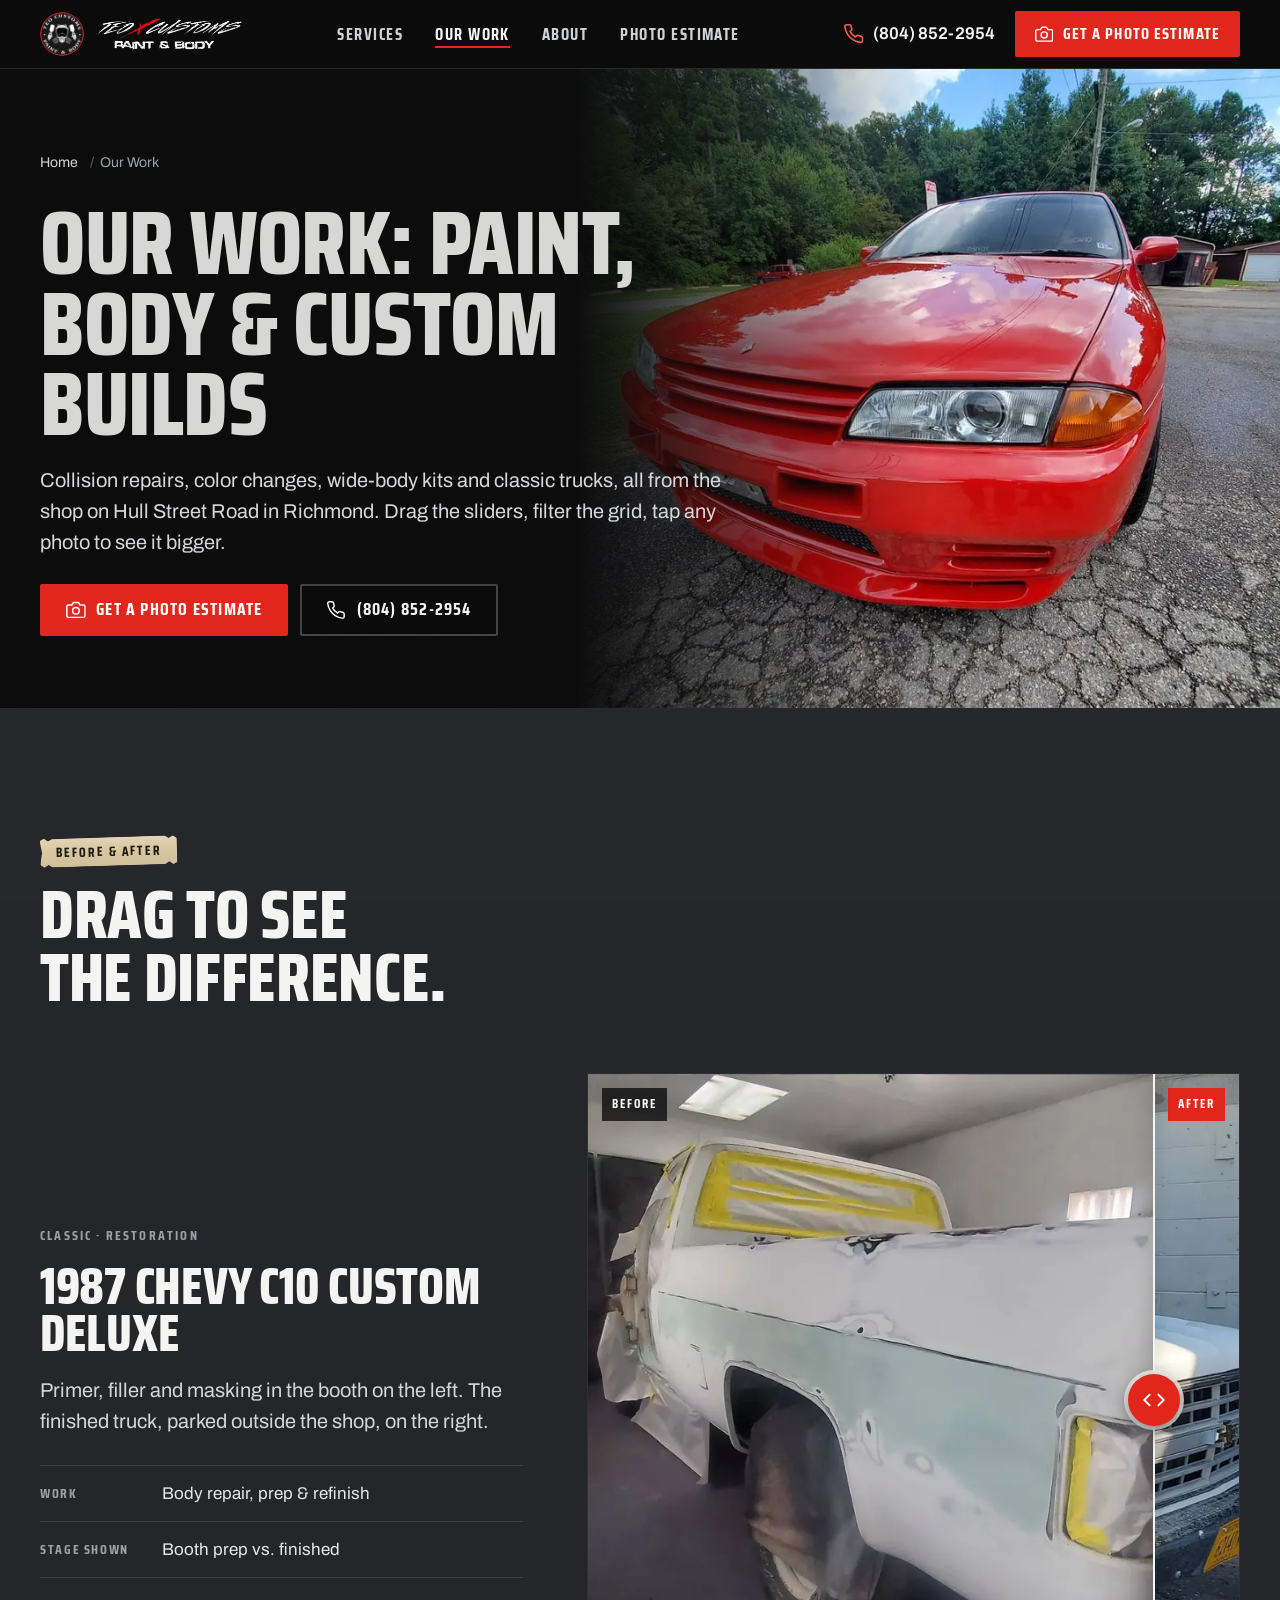
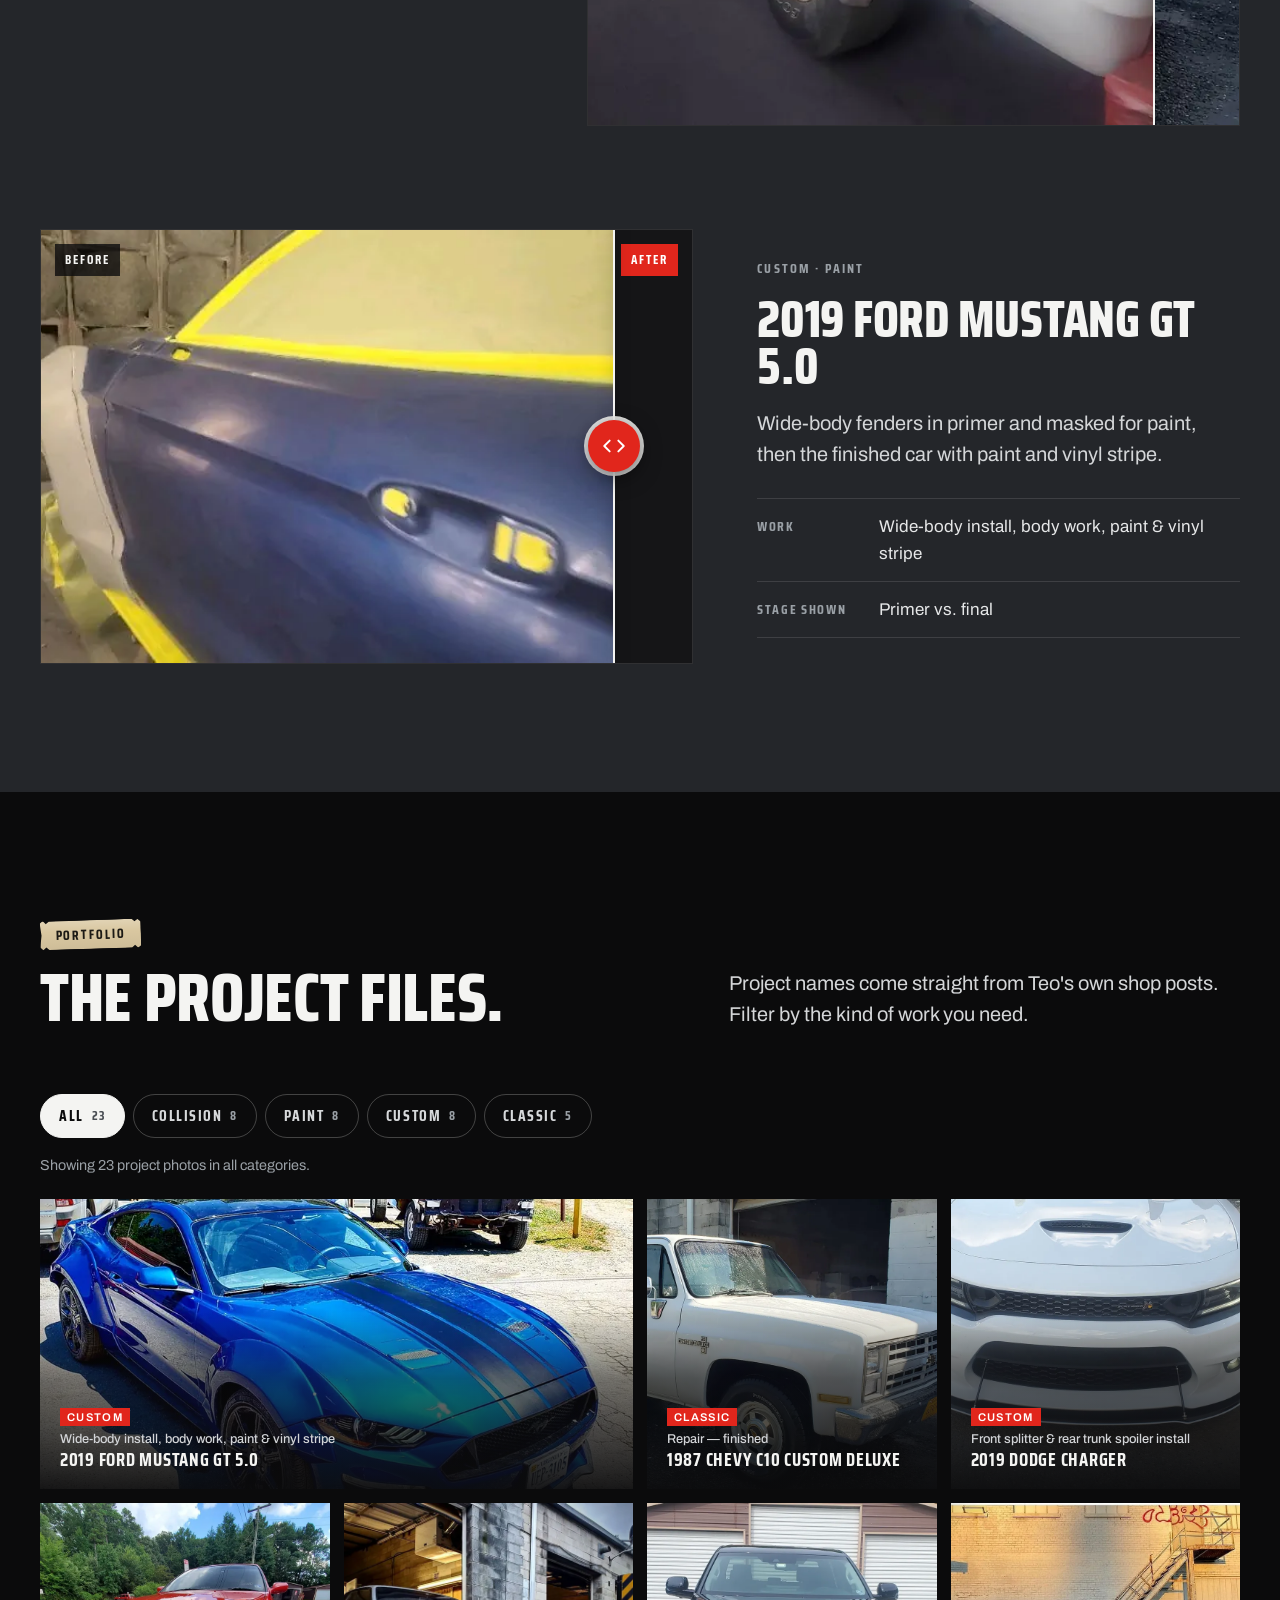
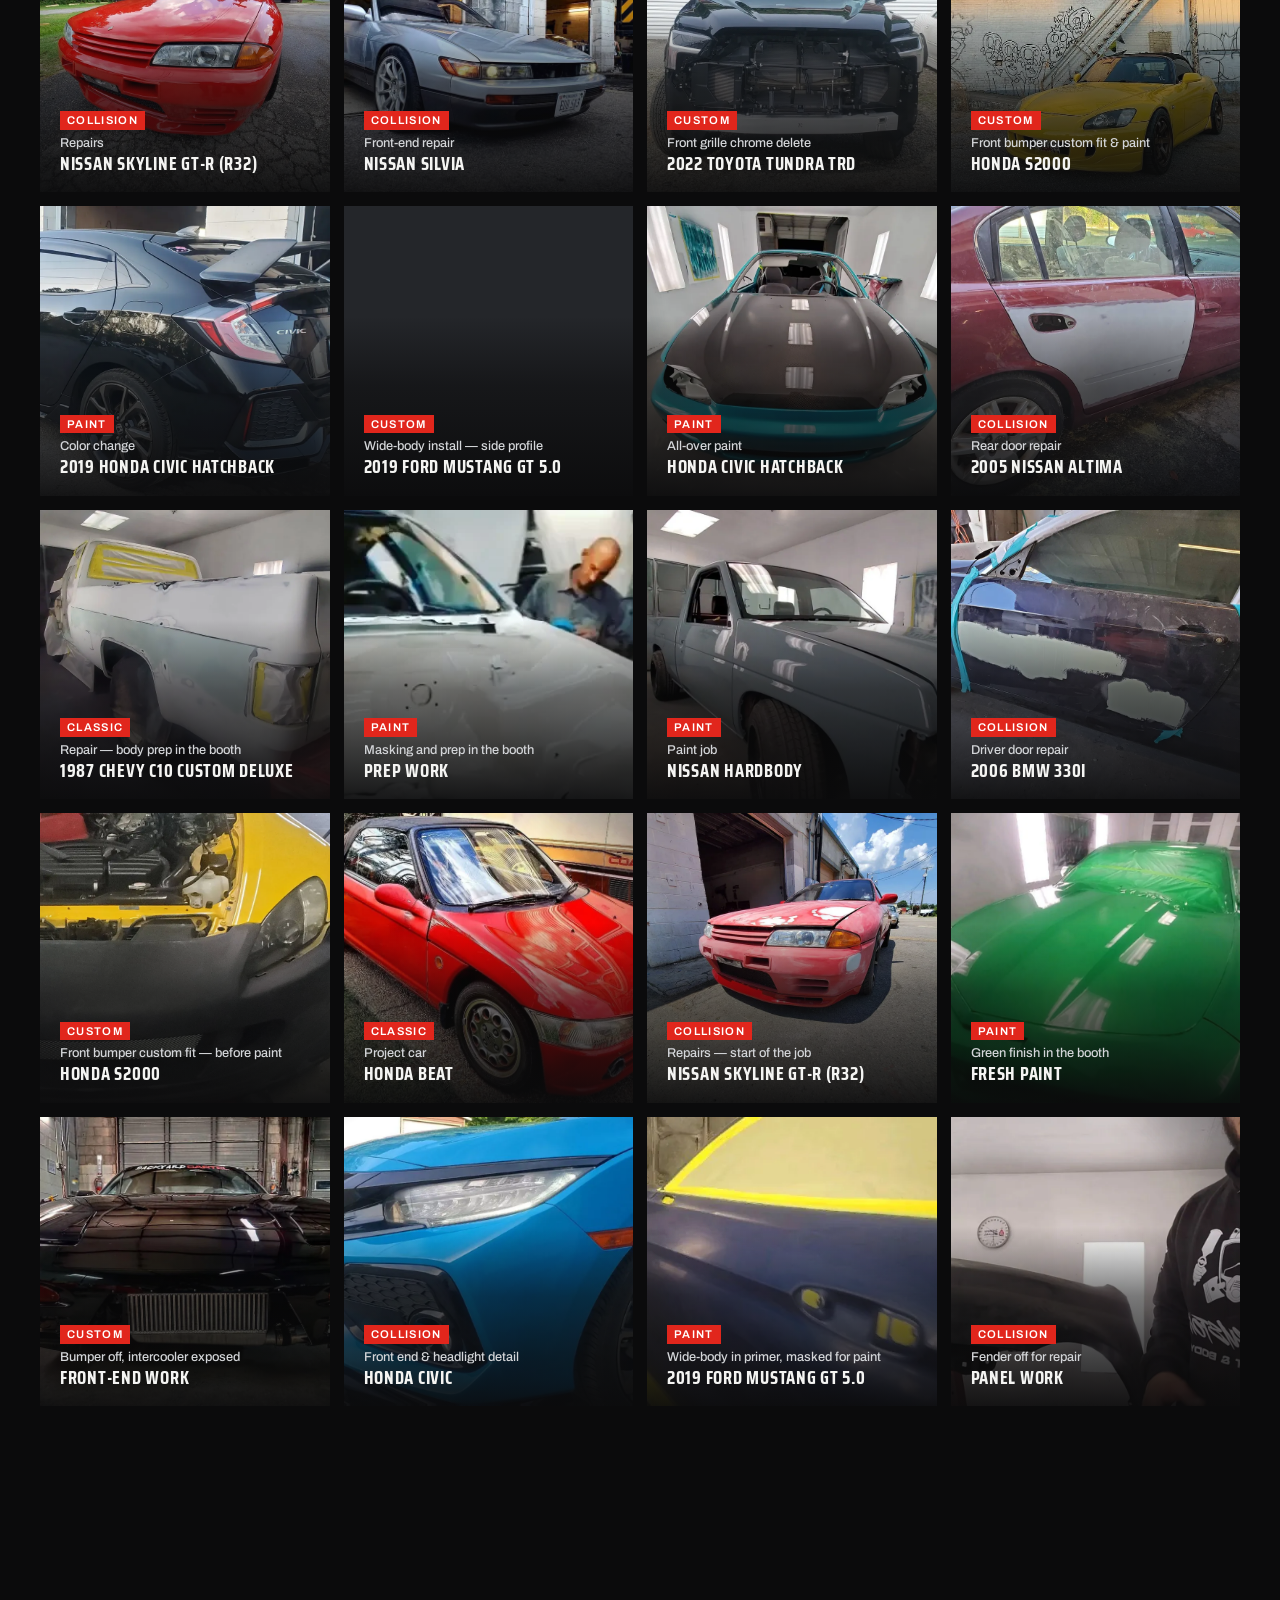
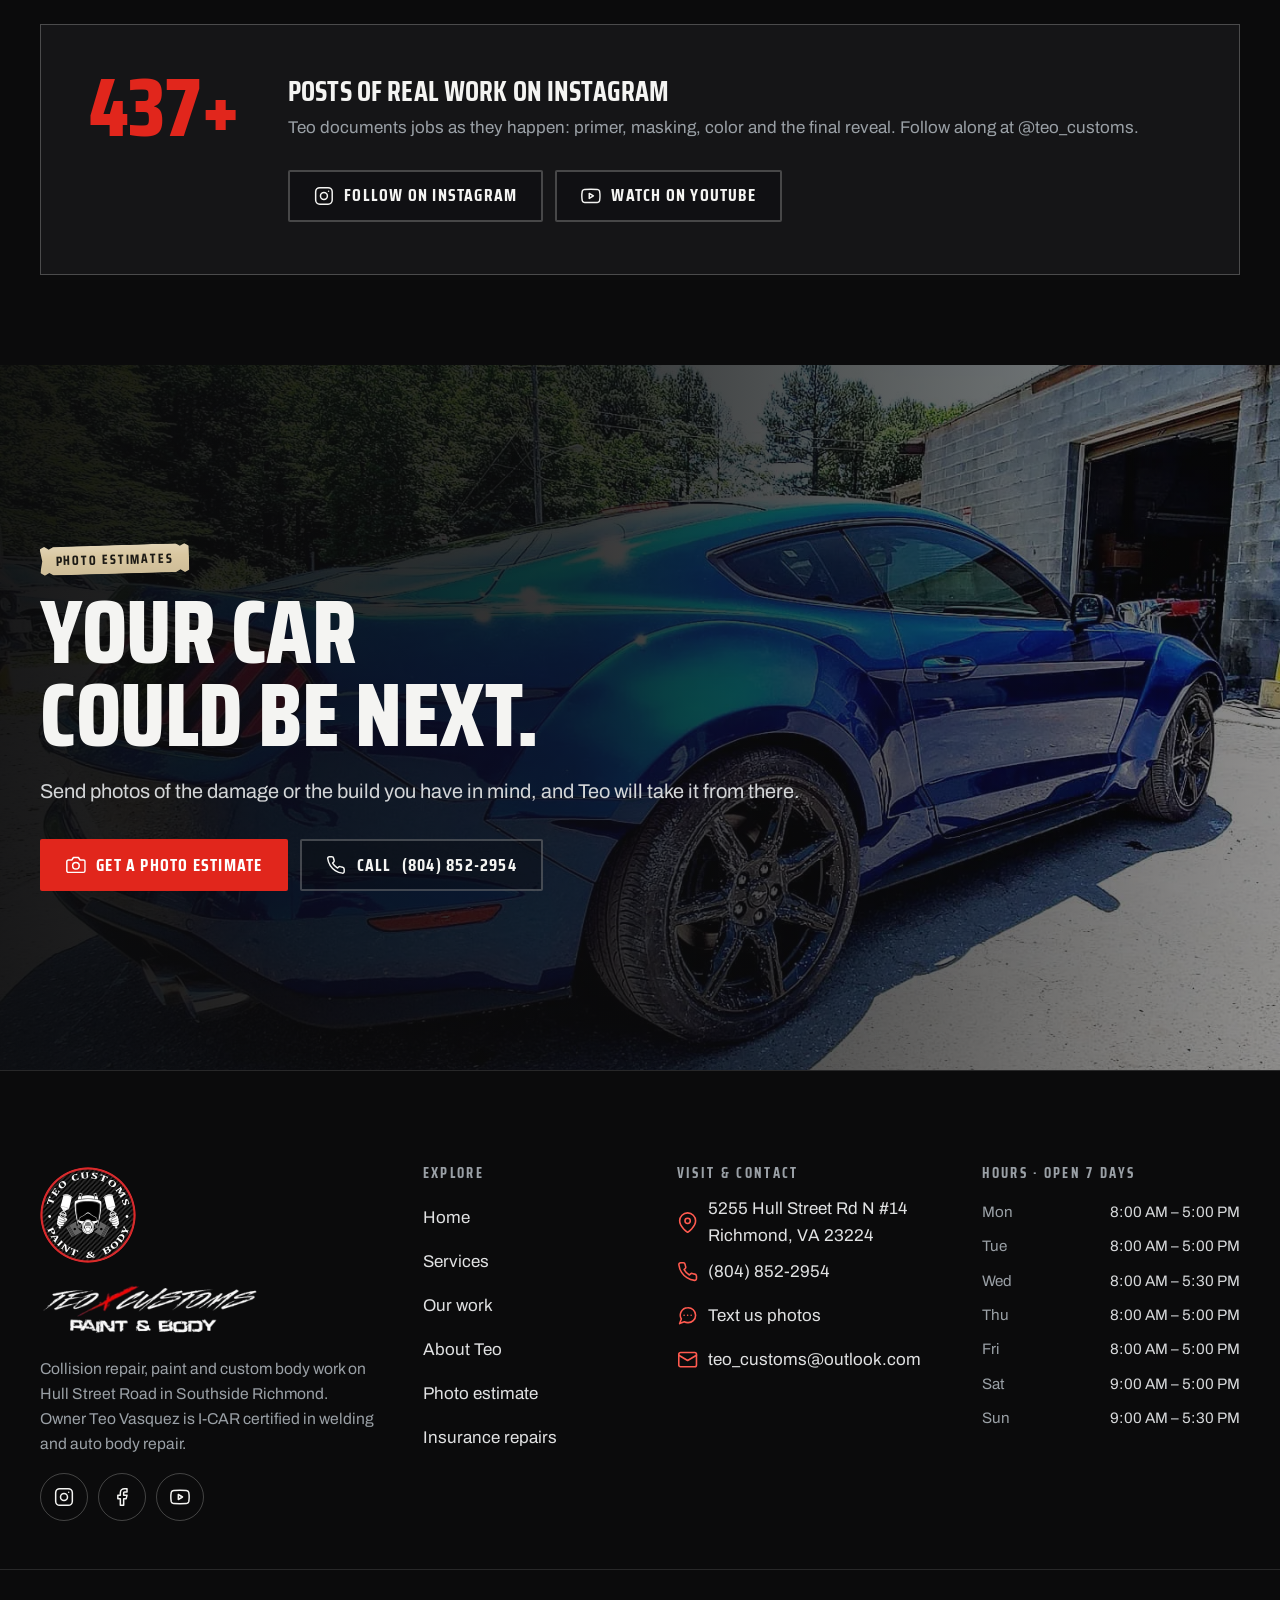
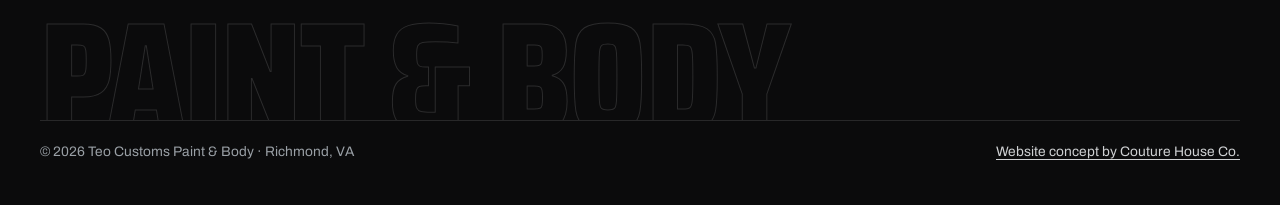
<file: work.html>
<!doctype html>
<html lang="en">
<head>
<meta charset="utf-8">
<meta name="viewport" content="width=device-width, initial-scale=1, viewport-fit=cover">
<title>Our Work: Custom Paint & Body Repair | Richmond, VA</title>
<meta name="description" content="Before and afters, wide-body builds, color changes, collision repairs and classic trucks from Teo Customs Paint & Body in Richmond, VA.">
<meta name="robots" content="index, follow, max-image-preview:large">
<link rel="canonical" href="https://teo-customs-website.netlify.app/work.html">
<meta name="theme-color" content="#0b0b0c">
<meta name="format-detection" content="telephone=no">
<meta property="og:type" content="website">
<meta property="og:site_name" content="Teo Customs Paint &amp; Body">
<meta property="og:title" content="Our Work: Custom Paint & Body Repair | Richmond, VA">
<meta property="og:description" content="Before and afters, wide-body builds, color changes, collision repairs and classic trucks from Teo Customs Paint & Body in Richmond, VA.">
<meta property="og:url" content="https://teo-customs-website.netlify.app/work.html">
<meta property="og:image" content="https://teo-customs-website.netlify.app/assets/img/og.jpg">
<meta property="og:image:width" content="1200">
<meta property="og:image:height" content="630">
<meta property="og:image:alt" content="Blue wide-body Ford Mustang GT with the Teo Customs Paint &amp; Body name">
<meta property="og:locale" content="en_US">
<meta name="twitter:card" content="summary_large_image">
<meta name="twitter:title" content="Our Work: Custom Paint & Body Repair | Richmond, VA">
<meta name="twitter:description" content="Before and afters, wide-body builds, color changes, collision repairs and classic trucks from Teo Customs Paint & Body in Richmond, VA.">
<meta name="twitter:image" content="https://teo-customs-website.netlify.app/assets/img/og.jpg">
<link rel="icon" href="favicon.svg" type="image/svg+xml">
<link rel="icon" href="assets/img/favicon-32.png" sizes="32x32" type="image/png">
<link rel="apple-touch-icon" href="assets/img/apple-touch-icon.png">
<link rel="manifest" href="site.webmanifest">
<link rel="preload" href="assets/fonts/saira-condensed-latin-700-normal.woff2" as="font" type="font/woff2" crossorigin>
<link rel="stylesheet" href="assets/css/fonts.css?v=20260930b">
<link rel="stylesheet" href="assets/css/site.css?v=20260930b">
<script>document.documentElement.classList.add('js')</script>
<script src="assets/js/site.js" defer></script>
<script type="application/ld+json">{"@context":"https://schema.org","@type":"AutoBodyShop","@id":"https://teo-customs-website.netlify.app/#business","name":"Teo Customs Paint & Body","alternateName":["Teo Customs","Teo X Customs Paint and Body"],"description":"Auto body and paint shop in Southside Richmond, VA: collision repair, paint matching, full paint and color changes, custom paint, wide-body and aero installs, chrome deletes, restoration and welding.","url":"https://teo-customs-website.netlify.app/","logo":"https://teo-customs-website.netlify.app/assets/img/logo-badge.webp","image":["https://teo-customs-website.netlify.app/assets/img/og.jpg","https://teo-customs-website.netlify.app/assets/img/mustang-widebody-final.webp"],"telephone":"+1-804-852-2954","email":"teo_customs@outlook.com","address":{"@type":"PostalAddress","streetAddress":"5255 Hull Street Rd N #14","addressLocality":"Richmond","addressRegion":"VA","postalCode":"23224","addressCountry":"US"},"geo":{"@type":"GeoCoordinates","latitude":37.490709,"longitude":-77.489462},"hasMap":"https://www.google.com/maps/search/?api=1&query=Teo+Customs+Paint+and+Body%2C+5255+Hull+Street+Rd+N+%2314%2C+Richmond%2C+VA+23224","openingHoursSpecification":[{"@type":"OpeningHoursSpecification","dayOfWeek":"https://schema.org/Monday","opens":"08:00","closes":"17:00"},{"@type":"OpeningHoursSpecification","dayOfWeek":"https://schema.org/Tuesday","opens":"08:00","closes":"17:00"},{"@type":"OpeningHoursSpecification","dayOfWeek":"https://schema.org/Wednesday","opens":"08:00","closes":"17:30"},{"@type":"OpeningHoursSpecification","dayOfWeek":"https://schema.org/Thursday","opens":"08:00","closes":"17:00"},{"@type":"OpeningHoursSpecification","dayOfWeek":"https://schema.org/Friday","opens":"08:00","closes":"17:00"},{"@type":"OpeningHoursSpecification","dayOfWeek":"https://schema.org/Saturday","opens":"09:00","closes":"17:00"},{"@type":"OpeningHoursSpecification","dayOfWeek":"https://schema.org/Sunday","opens":"09:00","closes":"17:30"}],"areaServed":[{"@type":"City","name":"Richmond","containedInPlace":{"@type":"State","name":"Virginia"}},{"@type":"AdministrativeArea","name":"Chesterfield County, Virginia"}],"sameAs":["https://www.instagram.com/teo_customs/","https://www.facebook.com/RVAAUTOBODYANDPAINT/"],"paymentAccepted":"Credit card, Debit card, NFC mobile payments","amenityFeature":[{"@type":"LocationFeatureSpecification","name":"Wheelchair-accessible entrance","value":true},{"@type":"LocationFeatureSpecification","name":"Wheelchair-accessible parking","value":true}],"award":"TOP GUN Business Professional (County Advisory Board)","knowsAbout":["Collision repair","Auto body repair","Paint matching","Custom paint","Color changes","Wide-body kit installation","Welding","Classic truck restoration"],"hasOfferCatalog":{"@type":"OfferCatalog","name":"Auto body, paint and custom services","itemListElement":[{"@type":"OfferCatalog","name":"Collision & Body Repair","itemListElement":[{"@type":"Offer","itemOffered":{"@type":"Service","name":"Insurance claim repairs","description":"We'll work with your insurance company on collision repairs.","url":"https://teo-customs-website.netlify.app/services.html#insurance"}},{"@type":"Offer","itemOffered":{"@type":"Service","name":"Collision repair","description":"From fender benders to parking-lot hits. Damaged panels are repaired or replaced, then prepped, painted and color-matched so the repair blends in.","url":"https://teo-customs-website.netlify.app/services.html#collision-repair"}},{"@type":"Offer","itemOffered":{"@type":"Service","name":"Bumper repair & custom fit","description":"Cracked, scuffed or hanging bumper covers repaired and refinished. Aftermarket bumpers custom fit so the gaps line up, then painted to match.","url":"https://teo-customs-website.netlify.app/services.html#bumper-repair"}},{"@type":"Offer","itemOffered":{"@type":"Service","name":"Door repair","description":"Dents, creases and damaged door skins repaired, filled, blocked straight and refinished.","url":"https://teo-customs-website.netlify.app/services.html#door-repair"}},{"@type":"Offer","itemOffered":{"@type":"Service","name":"Scratch & dent repair","description":"Keyed paint, door dings, scuffs and scrapes corrected and refinished so they are gone, not just covered.","url":"https://teo-customs-website.netlify.app/services.html#scratch-dent"}},{"@type":"Offer","itemOffered":{"@type":"Service","name":"Headlight repair & refurbishing","description":"Hazy, yellowed or damaged headlights repaired and refurbished for a clearer look and better light output.","url":"https://teo-customs-website.netlify.app/services.html#headlights"}},{"@type":"Offer","itemOffered":{"@type":"Service","name":"Welding","description":"Welding for body and panel repairs, handled by an I-CAR certified welding and auto body tech.","url":"https://teo-customs-website.netlify.app/services.html#welding"}}]},{"@type":"OfferCatalog","name":"Paint & Refinishing","itemListElement":[{"@type":"Offer","itemOffered":{"@type":"Service","name":"Paint matching","description":"New paint matched to your existing color so repaired panels sit right next to the original finish.","url":"https://teo-customs-website.netlify.app/services.html#paint-matching"}},{"@type":"Offer","itemOffered":{"@type":"Service","name":"Full paint jobs & color changes","description":"All-over paint jobs and complete color changes, masked, prepped and sprayed in the booth.","url":"https://teo-customs-website.netlify.app/services.html#full-paint"}},{"@type":"Offer","itemOffered":{"@type":"Service","name":"Custom paint","description":"Custom colors and finishes for builds that need to stand out, planned with you before the first coat goes on.","url":"https://teo-customs-website.netlify.app/services.html#custom-paint"}}]},{"@type":"OfferCatalog","name":"Custom Body & Aero","itemListElement":[{"@type":"Offer","itemOffered":{"@type":"Service","name":"Body kits & wide-body installs","description":"Body kits and wide-body fender flares fitted, bodyworked and painted so they look like they came from the factory that way.","url":"https://teo-customs-website.netlify.app/services.html#widebody"}},{"@type":"Offer","itemOffered":{"@type":"Service","name":"Spoilers, splitters & wings","description":"Front splitters, trunk spoilers and wings installed straight, secure and finished to match.","url":"https://teo-customs-website.netlify.app/services.html#aero"}},{"@type":"Offer","itemOffered":{"@type":"Service","name":"Chrome deletes & trim","description":"Chrome grilles, badges and trim blacked out or refinished for a cleaner, murdered-out look.","url":"https://teo-customs-website.netlify.app/services.html#chrome-delete"}}]},{"@type":"OfferCatalog","name":"Restoration","itemListElement":[{"@type":"Offer","itemOffered":{"@type":"Service","name":"Classic truck & car restoration work","description":"Body repair, prep and refinishing for classic trucks and older cars, done with patience and respect for the original lines.","url":"https://teo-customs-website.netlify.app/services.html#classic-trucks"}}]}]}}</script>
<script type="application/ld+json">{"@context":"https://schema.org","@type":"BreadcrumbList","itemListElement":[{"@type":"ListItem","position":1,"name":"Home","item":"https://teo-customs-website.netlify.app/"},{"@type":"ListItem","position":2,"name":"Our Work","item":"https://teo-customs-website.netlify.app/work.html"}]}</script>
<script type="application/ld+json">{"@context":"https://schema.org","@type":"ImageGallery","name":"Teo Customs Paint & Body portfolio","url":"https://teo-customs-website.netlify.app/work.html","about":{"@id":"https://teo-customs-website.netlify.app/#business"},"image":[{"@type":"ImageObject","contentUrl":"https://teo-customs-website.netlify.app/assets/img/mustang-widebody-final.webp","name":"2019 Ford Mustang GT 5.0: Wide-body install, body work, paint & vinyl stripe","description":"Blue 2019 Ford Mustang GT 5.0 with wide-body fenders and dark racing stripes"},{"@type":"ImageObject","contentUrl":"https://teo-customs-website.netlify.app/assets/img/c10-after.webp","name":"1987 Chevy C10 Custom Deluxe: Repair — finished","description":"White 1987 Chevy C10 Custom Deluxe pickup after body repair, parked outside the shop"},{"@type":"ImageObject","contentUrl":"https://teo-customs-website.netlify.app/assets/img/charger-splitter-spoiler.webp","name":"2019 Dodge Charger: Front splitter & rear trunk spoiler install","description":"Front of a white 2019 Dodge Charger with a black front splitter and support rods"},{"@type":"ImageObject","contentUrl":"https://teo-customs-website.netlify.app/assets/img/skyline-gtr-red.webp","name":"Nissan Skyline GT-R (R32): Repairs","description":"Red Nissan Skyline GT-R R32 photographed low from the front corner"},{"@type":"ImageObject","contentUrl":"https://teo-customs-website.netlify.app/assets/img/silvia-front-repair.webp","name":"Nissan Silvia: Front-end repair","description":"Silver Nissan Silvia with headlights on, parked at the open shop door after front-end repair"},{"@type":"ImageObject","contentUrl":"https://teo-customs-website.netlify.app/assets/img/tundra-grille.webp","name":"2022 Toyota Tundra TRD: Front grille chrome delete","description":"Black 2022 Toyota Tundra TRD with the front grille removed for a chrome delete"},{"@type":"ImageObject","contentUrl":"https://teo-customs-website.netlify.app/assets/img/s2000-yellow.webp","name":"Honda S2000: Front bumper custom fit & paint","description":"Yellow Honda S2000 parked in front of a graffiti wall after a bumper custom fit and paint"},{"@type":"ImageObject","contentUrl":"https://teo-customs-website.netlify.app/assets/img/civic-hatch-black.webp","name":"2019 Honda Civic Hatchback: Color change","description":"Black 2019 Honda Civic Hatchback rear three-quarter view showing the finished paint"},{"@type":"ImageObject","contentUrl":"https://teo-customs-website.netlify.app/assets/img/mustang-widebody-side.webp","name":"2019 Ford Mustang GT 5.0: Wide-body install — side profile","description":"Rear three-quarter view of the blue wide-body Mustang GT outside the shop"},{"@type":"ImageObject","contentUrl":"https://teo-customs-website.netlify.app/assets/img/civic-teal-booth.webp","name":"Honda Civic hatchback: All-over paint","description":"Honda Civic hatchback in fresh teal paint with a dark hood inside the paint booth"},{"@type":"ImageObject","contentUrl":"https://teo-customs-website.netlify.app/assets/img/altima-door-repair.webp","name":"2005 Nissan Altima: Rear door repair","description":"Red 2005 Nissan Altima with its rear door in primer during repair"},{"@type":"ImageObject","contentUrl":"https://teo-customs-website.netlify.app/assets/img/c10-before.webp","name":"1987 Chevy C10 Custom Deluxe: Repair — body prep in the booth","description":"Rear of the 1987 Chevy C10 in primer and filler, masked off in the booth"},{"@type":"ImageObject","contentUrl":"https://teo-customs-website.netlify.app/assets/img/prep-work.webp","name":"Prep work: Masking and prep in the booth","description":"Technician prepping a white vehicle body inside the paint booth"},{"@type":"ImageObject","contentUrl":"https://teo-customs-website.netlify.app/assets/img/hardbody-booth.webp","name":"Nissan Hardbody: Paint job","description":"Grey Nissan Hardbody pickup with fresh paint inside the booth"},{"@type":"ImageObject","contentUrl":"https://teo-customs-website.netlify.app/assets/img/bmw-door-repair.webp","name":"2006 BMW 330i: Driver door repair","description":"Black 2006 BMW 330i driver door with filler and primer spots during repair"},{"@type":"ImageObject","contentUrl":"https://teo-customs-website.netlify.app/assets/img/s2000-bumper-work.webp","name":"Honda S2000: Front bumper custom fit — before paint","description":"Yellow Honda S2000 with an unpainted black front bumper being custom fit"},{"@type":"ImageObject","contentUrl":"https://teo-customs-website.netlify.app/assets/img/honda-beat-red.webp","name":"Honda Beat: Project car","description":"Red Honda Beat convertible parked on the grass with its top up"},{"@type":"ImageObject","contentUrl":"https://teo-customs-website.netlify.app/assets/img/skyline-gtr-repair-start.webp","name":"Nissan Skyline GT-R (R32): Repairs — start of the job","description":"Red Nissan Skyline GT-R R32 with front bumper damage at the start of repairs"},{"@type":"ImageObject","contentUrl":"https://teo-customs-website.netlify.app/assets/img/green-hood-booth.webp","name":"Fresh paint: Green finish in the booth","description":"Glossy fresh green paint on a car hood reflecting the booth lights"},{"@type":"ImageObject","contentUrl":"https://teo-customs-website.netlify.app/assets/img/black-intercooler-front.webp","name":"Front-end work: Bumper off, intercooler exposed","description":"Black car in the shop with the front bumper removed, exposing a front-mount intercooler"},{"@type":"ImageObject","contentUrl":"https://teo-customs-website.netlify.app/assets/img/civic-blue-headlight.webp","name":"Honda Civic: Front end & headlight detail","description":"Close-up of a blue Honda Civic front bumper and headlight"},{"@type":"ImageObject","contentUrl":"https://teo-customs-website.netlify.app/assets/img/mustang-before-paint.webp","name":"2019 Ford Mustang GT 5.0: Wide-body in primer, masked for paint","description":"Blue Mustang wide-body panels in primer and masked with yellow tape in the booth"},{"@type":"ImageObject","contentUrl":"https://teo-customs-website.netlify.app/assets/img/fender-in-hand.webp","name":"Panel work: Fender off for repair","description":"Close-up of a fender held in the paint shop during repair"}]}</script>
</head>
<body>
<svg xmlns="http://www.w3.org/2000/svg" style="display:none" aria-hidden="true">
<symbol id="i-phone" viewBox="0 0 24 24"><path d="M22 16.9v3a2 2 0 0 1-2.2 2 19.8 19.8 0 0 1-8.6-3.1 19.5 19.5 0 0 1-6-6A19.8 19.8 0 0 1 2.1 4.2 2 2 0 0 1 4.1 2h3a2 2 0 0 1 2 1.7c.1.9.4 1.8.7 2.7a2 2 0 0 1-.5 2.1L8 9.8a16 16 0 0 0 6 6l1.3-1.3a2 2 0 0 1 2.1-.4c.9.3 1.8.6 2.7.7a2 2 0 0 1 1.7 2z"/></symbol>
<symbol id="i-sms" viewBox="0 0 24 24"><path d="M21 11.5a8.4 8.4 0 0 1-9 8.4 8.9 8.9 0 0 1-3.8-.9L3 21l1.9-5.2A8.4 8.4 0 0 1 12 3.1a8.4 8.4 0 0 1 9 8.4z"/><path d="M8 11.5h.01M12 11.5h.01M16 11.5h.01"/></symbol>
<symbol id="i-mail" viewBox="0 0 24 24"><rect x="2" y="4" width="20" height="16" rx="2"/><path d="m2 7 10 6 10-6"/></symbol>
<symbol id="i-camera" viewBox="0 0 24 24"><path d="M23 19a2 2 0 0 1-2 2H3a2 2 0 0 1-2-2V8a2 2 0 0 1 2-2h4l2-3h6l2 3h4a2 2 0 0 1 2 2z"/><circle cx="12" cy="13" r="4"/></symbol>
<symbol id="i-pin" viewBox="0 0 24 24"><path d="M21 10c0 7-9 13-9 13S3 17 3 10a9 9 0 0 1 18 0z"/><circle cx="12" cy="10" r="3"/></symbol>
<symbol id="i-clock" viewBox="0 0 24 24"><circle cx="12" cy="12" r="10"/><path d="M12 6v6l4 2"/></symbol>
<symbol id="i-star" viewBox="0 0 24 24"><path d="M12 2l3.1 6.3 6.9 1-5 4.9 1.2 6.8L12 17.8 5.8 21l1.2-6.8-5-4.9 6.9-1z"/></symbol>
<symbol id="i-shield" viewBox="0 0 24 24"><path d="M12 22s8-4 8-10V5l-8-3-8 3v7c0 6 8 10 8 10z"/><path d="m9 12 2 2 4-4"/></symbol>
<symbol id="i-award" viewBox="0 0 24 24"><circle cx="12" cy="8" r="6"/><path d="M15.5 13.2 17 22l-5-3-5 3 1.5-8.8"/></symbol>
<symbol id="i-weld" viewBox="0 0 24 24"><path d="M12 2c1 3 4 5 4 9a4 4 0 0 1-8 0c0-2 1-3 2-4 0 2 1 3 2 3 0-3-1-5 0-8z"/><path d="M5 22h14M7 18l-2 4M17 18l2 4"/></symbol>
<symbol id="i-arrow" viewBox="0 0 24 24"><path d="M5 12h14M13 5l7 7-7 7"/></symbol>
<symbol id="i-arrow-ur" viewBox="0 0 24 24"><path d="M7 17 17 7M8 7h9v9"/></symbol>
<symbol id="i-check" viewBox="0 0 24 24"><path d="M20 6 9 17l-5-5"/></symbol>
<symbol id="i-drag" viewBox="0 0 24 24"><path d="m8 7-5 5 5 5M16 7l5 5-5 5"/></symbol>
<symbol id="i-close" viewBox="0 0 24 24"><path d="M18 6 6 18M6 6l12 12"/></symbol>
<symbol id="i-chev-l" viewBox="0 0 24 24"><path d="m15 18-6-6 6-6"/></symbol>
<symbol id="i-chev-r" viewBox="0 0 24 24"><path d="m9 18 6-6-6-6"/></symbol>
<symbol id="i-zoom" viewBox="0 0 24 24"><circle cx="11" cy="11" r="7"/><path d="m21 21-4.3-4.3M11 8v6M8 11h6"/></symbol>
<symbol id="i-instagram" viewBox="0 0 24 24"><rect x="2" y="2" width="20" height="20" rx="5"/><circle cx="12" cy="12" r="4.2"/><path d="M17.6 6.4h.01"/></symbol>
<symbol id="i-facebook" viewBox="0 0 24 24"><path d="M18 2h-3a5 5 0 0 0-5 5v3H7v4h3v8h4v-8h3l1-4h-4V7a1 1 0 0 1 1-1h3z"/></symbol>
<symbol id="i-youtube" viewBox="0 0 24 24"><path d="M22.5 6.4a2.8 2.8 0 0 0-2-2C18.8 4 12 4 12 4s-6.8 0-8.5.4a2.8 2.8 0 0 0-2 2A29 29 0 0 0 1 12a29 29 0 0 0 .5 5.6 2.8 2.8 0 0 0 2 2c1.7.4 8.5.4 8.5.4s6.8 0 8.5-.4a2.8 2.8 0 0 0 2-2A29 29 0 0 0 23 12a29 29 0 0 0-.5-5.6z"/><path d="m10 15 5-3-5-3z"/></symbol>
<symbol id="i-card" viewBox="0 0 24 24"><rect x="1" y="4" width="22" height="16" rx="2"/><path d="M1 10h22M5 15h4"/></symbol>
<symbol id="i-nfc" viewBox="0 0 24 24"><rect x="4" y="2" width="11" height="20" rx="2"/><path d="M9 18h1M18.5 8.5a5 5 0 0 1 0 7M21 6a8.5 8.5 0 0 1 0 12"/></symbol>
<symbol id="i-access" viewBox="0 0 24 24"><circle cx="11" cy="4" r="2"/><path d="M11 7v6h5l2.5 6M11 10h5"/><path d="M8 10.8A5.5 5.5 0 1 0 15 18.5"/></symbol>
<symbol id="i-wrench" viewBox="0 0 24 24"><path d="M14.7 6.3a1 1 0 0 0 0 1.4l1.6 1.6a1 1 0 0 0 1.4 0l3.8-3.8a6 6 0 0 1-7.9 7.9l-6.9 6.9a2.1 2.1 0 0 1-3-3l6.9-6.9a6 6 0 0 1 7.9-7.9z"/></symbol>
<symbol id="i-spray" viewBox="0 0 24 24"><path d="M3 8h11v4H3zM14 10h3M8 8V4h4v4M6 12l-1.5 8h3L9 12"/><path d="M19.5 7.5h.01M21 10h.01M19.5 12.5h.01M22 6.5h.01M22 13.5h.01"/></symbol>
<symbol id="i-car" viewBox="0 0 24 24"><path d="m3 13 2-5a2 2 0 0 1 1.9-1.4h10.2A2 2 0 0 1 19 8l2 5"/><path d="M3 13h18v4a1 1 0 0 1-1 1h-1.5a1 1 0 0 1-1-1v-1h-11v1a1 1 0 0 1-1 1H4a1 1 0 0 1-1-1z"/><path d="M7 14.5h.01M17 14.5h.01"/></symbol>
<symbol id="i-bumper" viewBox="0 0 24 24"><path d="M2 9h20v4a4 4 0 0 1-4 4H6a4 4 0 0 1-4-4z"/><path d="M6 13h3M15 13h3M9 17v2M15 17v2"/></symbol>
<symbol id="i-door" viewBox="0 0 24 24"><path d="M4 21V9l6-6h10v18z"/><path d="M4 11h16M15 14h2"/></symbol>
<symbol id="i-light" viewBox="0 0 24 24"><path d="M11 5H9a7 7 0 0 0 0 14h2z"/><path d="m15 8 6-1.5M15 12h6M15 16l6 1.5"/></symbol>
<symbol id="i-drop" viewBox="0 0 24 24"><path d="M12 2.7 17.7 8.3a8 8 0 1 1-11.4 0z"/><path d="M8.5 14a3.5 3.5 0 0 0 3.5 3.5"/></symbol>
<symbol id="i-layers" viewBox="0 0 24 24"><path d="M12 2 2 7l10 5 10-5z"/><path d="m2 17 10 5 10-5M2 12l10 5 10-5"/></symbol>
<symbol id="i-brush" viewBox="0 0 24 24"><path d="M18.4 2.6a2 2 0 0 1 2.9 2.9L11 15.8l-3-3z"/><path d="M8 13c-2 0-3.5 1.5-3.5 3.5 0 1.5-1 2.5-2.5 2.5 1 1 2.5 1.5 4 1.5a4 4 0 0 0 4-4c0-1.5-.5-2.5-2-3.5z"/></symbol>
<symbol id="i-kit" viewBox="0 0 24 24"><path d="M2 18a10 10 0 0 1 20 0M5.5 18a6.5 6.5 0 0 1 13 0M1 18h22"/></symbol>
<symbol id="i-wing" viewBox="0 0 24 24"><path d="M2 8h20l-2.5 3.5h-15z"/><path d="M7 11.5V17M17 11.5V17M4 17h6M14 17h6"/></symbol>
<symbol id="i-grille" viewBox="0 0 24 24"><rect x="2" y="7" width="20" height="10" rx="3"/><path d="M6 10h12M6 14h12M12 7v10"/></symbol>
<symbol id="i-scratch" viewBox="0 0 24 24"><path d="M4 20 20 4M9 20l11-11M4 15 15 4"/></symbol>
<symbol id="i-truck" viewBox="0 0 24 24"><path d="M1 6h13v11H1zM14 10h4l3 3v4h-7z"/><circle cx="5.5" cy="18.5" r="2"/><circle cx="17.5" cy="18.5" r="2"/></symbol>
<symbol id="i-quote" viewBox="0 0 24 24"><path d="M9.5 6C6 7 4 9.7 4 13.5V18h6v-6H7.4c.2-2 1.3-3.4 3.1-4.1zM19.5 6C16 7 14 9.7 14 13.5V18h6v-6h-2.6c.2-2 1.3-3.4 3.1-4.1z"/></symbol>
<symbol id="i-upload" viewBox="0 0 24 24"><path d="M21 15v4a2 2 0 0 1-2 2H5a2 2 0 0 1-2-2v-4M17 8l-5-5-5 5M12 3v12"/></symbol>
<symbol id="i-map" viewBox="0 0 24 24"><path d="m1 6 7-4 8 4 7-4v16l-7 4-8-4-7 4z"/><path d="M8 2v16M16 6v16"/></symbol>
<symbol id="i-eye" viewBox="0 0 24 24"><path d="M1 12s4-8 11-8 11 8 11 8-4 8-11 8S1 12 1 12z"/><circle cx="12" cy="12" r="3"/></symbol>
<symbol id="i-chat" viewBox="0 0 24 24"><path d="M21 15a2 2 0 0 1-2 2H7l-4 4V5a2 2 0 0 1 2-2h14a2 2 0 0 1 2 2z"/></symbol>
<symbol id="i-target" viewBox="0 0 24 24"><circle cx="12" cy="12" r="10"/><circle cx="12" cy="12" r="6"/><circle cx="12" cy="12" r="2"/></symbol>
<symbol id="i-key" viewBox="0 0 24 24"><circle cx="7.5" cy="15.5" r="5.5"/><path d="m11.5 11.5 9-9M16 7l3 3M18.5 4.5l2 2"/></symbol>
</svg>
<a class="skip-link" href="#main">Skip to content</a>
<header class="site-header">
  <div class="wrap header-inner">
    <a class="brand" href="index.html" aria-label="Teo Customs Paint &amp; Body, home">
      <img class="brand-badge" src="assets/img/logo-badge-192.webp" width="192" height="192" alt="">
      <img class="brand-word" src="assets/img/wordmark-light.webp" width="574" height="148" alt="Teo Customs Paint &amp; Body">
    </a>
    <nav class="nav" aria-label="Main">
      <ul>
        <li><a href="services.html">Services</a></li><li><a href="work.html" aria-current="page">Our Work</a></li><li><a href="about.html">About</a></li><li><a href="estimate.html">Photo Estimate</a></li>
      </ul>
    </nav>
    <div class="header-cta">
      <a class="header-phone" href="tel:+18048522954"><svg class="icon" aria-hidden="true" focusable="false"><use href="#i-phone"></use></svg><span><span class="nw">(804) 852-2954</span></span><b class="sr-only">Call</b></a>
      <a class="btn btn-red" href="estimate.html"><svg class="icon" aria-hidden="true" focusable="false"><use href="#i-camera"></use></svg>Get a photo estimate</a>
    </div>
    <button class="menu-btn" type="button" aria-expanded="false" aria-controls="mobile-menu"><span class="bars" aria-hidden="true"><span></span><span></span><span></span></span><span class="mb-label">Menu</span></button>
  </div>
</header>
<div class="mobile-menu" id="mobile-menu" hidden>
    <nav aria-label="Mobile">
      <ul>
        <li><a class="mm-link" href="index.html">Home<svg class="icon" aria-hidden="true" focusable="false"><use href="#i-arrow"></use></svg></a></li>
        <li><a class="mm-link" href="services.html">Services<svg class="icon" aria-hidden="true" focusable="false"><use href="#i-arrow"></use></svg></a></li><li><a class="mm-link" href="work.html" aria-current="page">Our Work<svg class="icon" aria-hidden="true" focusable="false"><use href="#i-arrow"></use></svg></a></li><li><a class="mm-link" href="about.html">About<svg class="icon" aria-hidden="true" focusable="false"><use href="#i-arrow"></use></svg></a></li><li><a class="mm-link" href="estimate.html">Photo Estimate<svg class="icon" aria-hidden="true" focusable="false"><use href="#i-arrow"></use></svg></a></li>
      </ul>
    </nav>
    <div class="mm-contact">
      <a class="btn btn-red" href="estimate.html"><svg class="icon" aria-hidden="true" focusable="false"><use href="#i-camera"></use></svg>Get a photo estimate</a>
      <a class="btn btn-ghost" href="tel:+18048522954"><svg class="icon" aria-hidden="true" focusable="false"><use href="#i-phone"></use></svg>Call <span class="nw">(804) 852-2954</span></a>
      <a class="btn btn-ghost" href="sms:+18048522954"><svg class="icon" aria-hidden="true" focusable="false"><use href="#i-sms"></use></svg>Text photos</a>
    </div>
    <p class="mm-meta">5255 Hull Street Rd N #14, Richmond, VA 23224<br>Open 7 days</p>
  </div>

<main id="main">
<section class="page-hero" data-sweep>
  <div class="page-hero-grid">
    <div class="page-hero-media clearcoat">
      <img src="assets/img/skyline-gtr-red.webp" srcset="assets/img/skyline-gtr-red-800.webp 800w, assets/img/skyline-gtr-red.webp 1080w" sizes="(min-width: 960px) 55vw, 100vw" width="1080" height="1080" alt="Red Nissan Skyline GT-R R32 photographed low from the front corner" fetchpriority="high" decoding="async" style="object-position:50% 40%">
      <span class="clearcoat-band" aria-hidden="true"></span>
    </div>
    <div class="page-hero-copy">
      <nav class="crumbs" aria-label="Breadcrumb"><ol><li><a href="index.html">Home</a></li><li aria-current="page">Our Work</li></ol></nav>
      <h1><span class="sheen">Our work: paint, body &amp; custom builds</span></h1>
      <p class="lede">Collision repairs, color changes, wide-body kits and classic trucks, all from the shop on Hull Street Road in Richmond. Drag the sliders, filter the grid, tap any photo to see it bigger.</p>
      <div class="btn-row">
        <a class="btn btn-red" href="estimate.html"><svg class="icon" aria-hidden="true" focusable="false"><use href="#i-camera"></use></svg>Get a photo estimate</a>
        <a class="btn btn-ghost" href="tel:+18048522954"><svg class="icon" aria-hidden="true" focusable="false"><use href="#i-phone"></use></svg><span class="nw">(804) 852-2954</span></a>
      </div>
    </div>
  </div>
</section>

<section class="sec sec-graphite carbon" aria-labelledby="ba1-title">
  <div class="wrap">
    <div class="sec-head">
      <span class="tape">Before &amp; after</span>
      <h2 class="h2 peel" id="ba-intro"><span class="peel-text">Drag to see<br>the difference.</span></h2>
    </div>
    <div class="ba-feature">
      <div class="ba-copy">
        <span class="kicker">Classic &middot; Restoration</span>
        <h3 class="h2" id="ba1-title" style="margin:14px 0 18px;font-size:clamp(2rem,1.3rem + 2.6vw,3.2rem)">1987 Chevy C10 Custom Deluxe</h3>
        <p class="lede">Primer, filler and masking in the booth on the left. The finished truck, parked outside the shop, on the right.</p>
        <dl>
          <div><dt>Work</dt><dd>Body repair, prep &amp; refinish</dd></div>
          <div><dt>Stage shown</dt><dd>Booth prep vs. finished</dd></div>
        </dl>
      </div>
      <div class="ba">
  <img class="ba-after" src="assets/img/c10-after.webp" srcset="assets/img/c10-after-800.webp 800w, assets/img/c10-after.webp 1440w" sizes="(min-width: 960px) 56vw, 100vw" width="1440" height="1440" alt="After: the 1987 Chevy C10 finished in white outside the shop" loading="lazy" decoding="async">
  <img class="ba-before" src="assets/img/c10-before.webp" srcset="assets/img/c10-before-800.webp 800w, assets/img/c10-before.webp 1440w" sizes="(min-width: 960px) 56vw, 100vw" width="1440" height="1440" alt="Before: the 1987 Chevy C10 in primer and filler, masked in the booth" loading="lazy" decoding="async">
  <span class="ba-tag ba-tag--before" aria-hidden="true">Before</span>
  <span class="ba-tag ba-tag--after" aria-hidden="true">After</span>
  <div class="ba-handle" role="slider" tabindex="0" aria-label="1987 Chevy C10 comparison: drag or use arrow keys to compare before and after" aria-orientation="horizontal" aria-valuemin="0" aria-valuemax="100" aria-valuenow="50" aria-valuetext="50% before, 50% after"><span class="ba-knob"><svg class="icon" aria-hidden="true" focusable="false"><use href="#i-drag"></use></svg></span></div>
</div>
    </div>
    <div class="ba-feature ba-feature--flip" style="margin-top:clamp(64px,8vw,112px)">
      <div class="ba-copy">
        <span class="kicker">Custom &middot; Paint</span>
        <h3 class="h2" id="ba2-title" style="margin:14px 0 18px;font-size:clamp(2rem,1.3rem + 2.6vw,3.2rem)">2019 Ford Mustang GT 5.0</h3>
        <p class="lede">Wide-body fenders in primer and masked for paint, then the finished car with paint and vinyl stripe.</p>
        <dl>
          <div><dt>Work</dt><dd>Wide-body install, body work, paint &amp; vinyl stripe</dd></div>
          <div><dt>Stage shown</dt><dd>Primer vs. final</dd></div>
        </dl>
      </div>
      <div class="ba ba--wide">
  <img class="ba-after" src="assets/img/mustang-widebody-final.webp" srcset="assets/img/mustang-widebody-final-800.webp 800w, assets/img/mustang-widebody-final.webp 1440w" sizes="(min-width: 960px) 56vw, 100vw" width="1440" height="939" alt="After: the finished blue wide-body Mustang GT with dark stripes" loading="lazy" decoding="async">
  <img class="ba-before" src="assets/img/mustang-before-paint.webp" width="720" height="406" alt="Before: the Mustang's wide-body panels in primer, masked with yellow tape in the booth" loading="lazy" decoding="async">
  <span class="ba-tag ba-tag--before" aria-hidden="true">Before</span>
  <span class="ba-tag ba-tag--after" aria-hidden="true">After</span>
  <div class="ba-handle" role="slider" tabindex="0" aria-label="2019 Mustang GT comparison: drag or use arrow keys to compare before and after" aria-orientation="horizontal" aria-valuemin="0" aria-valuemax="100" aria-valuenow="50" aria-valuetext="50% before, 50% after"><span class="ba-knob"><svg class="icon" aria-hidden="true" focusable="false"><use href="#i-drag"></use></svg></span></div>
</div>
    </div>
  </div>
</section>

<section class="sec" aria-labelledby="grid-title">
  <div class="wrap">
    <div class="sec-head sec-head--split">
      <div>
        <span class="tape">Portfolio</span>
        <h2 class="h2 peel" id="grid-title"><span class="peel-text">The project files.</span></h2>
      </div>
      <p class="lede">Project names come straight from Teo's own shop posts. Filter by the kind of work you need.</p>
    </div>
    <div class="chips" role="group" aria-label="Filter projects"><button class="chip" type="button" data-filter="all" aria-pressed="true">All<span class="n">23</span></button><button class="chip" type="button" data-filter="collision" aria-pressed="false">Collision<span class="n">8</span></button><button class="chip" type="button" data-filter="paint" aria-pressed="false">Paint<span class="n">8</span></button><button class="chip" type="button" data-filter="custom" aria-pressed="false">Custom<span class="n">8</span></button><button class="chip" type="button" data-filter="classic" aria-pressed="false">Classic<span class="n">5</span></button></div>
    <p class="filter-status" id="filter-status" role="status" aria-live="polite">Showing 23 project photos in all categories.</p>
    <div class="gw">
      <ul class="grid-work" style="grid-auto-flow:dense">
        <li data-cat="custom paint" class="wide"><a class="tile mist" href="assets/img/mustang-widebody-final.webp" data-lightbox data-title="2019 Ford Mustang GT 5.0" data-sub="Wide-body install, body work, paint & vinyl stripe"><img src="assets/img/mustang-widebody-final.webp" srcset="assets/img/mustang-widebody-final-800.webp 800w, assets/img/mustang-widebody-final.webp 1440w" sizes="(min-width: 1100px) 50vw, (min-width: 760px) 66vw, 100vw" width="1440" height="939" alt="Blue 2019 Ford Mustang GT 5.0 with wide-body fenders and dark racing stripes" loading="lazy" decoding="async"><span class="zoom" aria-hidden="true"><svg class="icon" aria-hidden="true" focusable="false"><use href="#i-zoom"></use></svg></span><span class="tile-cap"><span class="cat">Custom</span><small>Wide-body install, body work, paint & vinyl stripe</small>2019 Ford Mustang GT 5.0</span><span class="sr-only">(open larger photo)</span></a></li><li data-cat="classic collision"><a class="tile mist" href="assets/img/c10-after.webp" data-lightbox data-title="1987 Chevy C10 Custom Deluxe" data-sub="Repair — finished"><img src="assets/img/c10-after.webp" srcset="assets/img/c10-after-800.webp 800w, assets/img/c10-after.webp 1440w" sizes="(min-width: 1100px) 25vw, (min-width: 760px) 33vw, 50vw" width="1440" height="1440" alt="White 1987 Chevy C10 Custom Deluxe pickup after body repair, parked outside the shop" loading="lazy" decoding="async"><span class="zoom" aria-hidden="true"><svg class="icon" aria-hidden="true" focusable="false"><use href="#i-zoom"></use></svg></span><span class="tile-cap"><span class="cat">Classic</span><small>Repair — finished</small>1987 Chevy C10 Custom Deluxe</span><span class="sr-only">(open larger photo)</span></a></li><li data-cat="custom"><a class="tile mist" href="assets/img/charger-splitter-spoiler.webp" data-lightbox data-title="2019 Dodge Charger" data-sub="Front splitter & rear trunk spoiler install"><img src="assets/img/charger-splitter-spoiler.webp" srcset="assets/img/charger-splitter-spoiler-800.webp 800w, assets/img/charger-splitter-spoiler.webp 1440w" sizes="(min-width: 1100px) 25vw, (min-width: 760px) 33vw, 50vw" width="1440" height="1440" alt="Front of a white 2019 Dodge Charger with a black front splitter and support rods" loading="lazy" decoding="async"><span class="zoom" aria-hidden="true"><svg class="icon" aria-hidden="true" focusable="false"><use href="#i-zoom"></use></svg></span><span class="tile-cap"><span class="cat">Custom</span><small>Front splitter & rear trunk spoiler install</small>2019 Dodge Charger</span><span class="sr-only">(open larger photo)</span></a></li><li data-cat="collision classic"><a class="tile mist" href="assets/img/skyline-gtr-red.webp" data-lightbox data-title="Nissan Skyline GT-R (R32)" data-sub="Repairs"><img src="assets/img/skyline-gtr-red.webp" srcset="assets/img/skyline-gtr-red-800.webp 800w, assets/img/skyline-gtr-red.webp 1080w" sizes="(min-width: 1100px) 25vw, (min-width: 760px) 33vw, 50vw" width="1080" height="1080" alt="Red Nissan Skyline GT-R R32 photographed low from the front corner" loading="lazy" decoding="async"><span class="zoom" aria-hidden="true"><svg class="icon" aria-hidden="true" focusable="false"><use href="#i-zoom"></use></svg></span><span class="tile-cap"><span class="cat">Collision</span><small>Repairs</small>Nissan Skyline GT-R (R32)</span><span class="sr-only">(open larger photo)</span></a></li><li data-cat="collision"><a class="tile mist" href="assets/img/silvia-front-repair.webp" data-lightbox data-title="Nissan Silvia" data-sub="Front-end repair"><img src="assets/img/silvia-front-repair.webp" srcset="assets/img/silvia-front-repair-800.webp 800w, assets/img/silvia-front-repair.webp 1440w" sizes="(min-width: 1100px) 25vw, (min-width: 760px) 33vw, 50vw" width="1440" height="1080" alt="Silver Nissan Silvia with headlights on, parked at the open shop door after front-end repair" loading="lazy" decoding="async"><span class="zoom" aria-hidden="true"><svg class="icon" aria-hidden="true" focusable="false"><use href="#i-zoom"></use></svg></span><span class="tile-cap"><span class="cat">Collision</span><small>Front-end repair</small>Nissan Silvia</span><span class="sr-only">(open larger photo)</span></a></li><li data-cat="custom"><a class="tile mist" href="assets/img/tundra-grille.webp" data-lightbox data-title="2022 Toyota Tundra TRD" data-sub="Front grille chrome delete"><img src="assets/img/tundra-grille.webp" srcset="assets/img/tundra-grille-800.webp 800w, assets/img/tundra-grille.webp 1440w" sizes="(min-width: 1100px) 25vw, (min-width: 760px) 33vw, 50vw" width="1440" height="1440" alt="Black 2022 Toyota Tundra TRD with the front grille removed for a chrome delete" loading="lazy" decoding="async"><span class="zoom" aria-hidden="true"><svg class="icon" aria-hidden="true" focusable="false"><use href="#i-zoom"></use></svg></span><span class="tile-cap"><span class="cat">Custom</span><small>Front grille chrome delete</small>2022 Toyota Tundra TRD</span><span class="sr-only">(open larger photo)</span></a></li><li data-cat="custom paint"><a class="tile mist" href="assets/img/s2000-yellow.webp" data-lightbox data-title="Honda S2000" data-sub="Front bumper custom fit & paint"><img src="assets/img/s2000-yellow.webp" width="765" height="765" alt="Yellow Honda S2000 parked in front of a graffiti wall after a bumper custom fit and paint" loading="lazy" decoding="async"><span class="zoom" aria-hidden="true"><svg class="icon" aria-hidden="true" focusable="false"><use href="#i-zoom"></use></svg></span><span class="tile-cap"><span class="cat">Custom</span><small>Front bumper custom fit & paint</small>Honda S2000</span><span class="sr-only">(open larger photo)</span></a></li><li data-cat="paint"><a class="tile mist" href="assets/img/civic-hatch-black.webp" data-lightbox data-title="2019 Honda Civic Hatchback" data-sub="Color change"><img src="assets/img/civic-hatch-black.webp" srcset="assets/img/civic-hatch-black-800.webp 800w, assets/img/civic-hatch-black.webp 1439w" sizes="(min-width: 1100px) 25vw, (min-width: 760px) 33vw, 50vw" width="1439" height="1439" alt="Black 2019 Honda Civic Hatchback rear three-quarter view showing the finished paint" loading="lazy" decoding="async"><span class="zoom" aria-hidden="true"><svg class="icon" aria-hidden="true" focusable="false"><use href="#i-zoom"></use></svg></span><span class="tile-cap"><span class="cat">Paint</span><small>Color change</small>2019 Honda Civic Hatchback</span><span class="sr-only">(open larger photo)</span></a></li><li data-cat="custom"><a class="tile mist" href="assets/img/mustang-widebody-side.webp" data-lightbox data-title="2019 Ford Mustang GT 5.0" data-sub="Wide-body install — side profile"><img src="assets/img/mustang-widebody-side.webp" srcset="assets/img/mustang-widebody-side-800.webp 800w, assets/img/mustang-widebody-side.webp 1440w" sizes="(min-width: 1100px) 25vw, (min-width: 760px) 33vw, 50vw" width="1440" height="1077" alt="Rear three-quarter view of the blue wide-body Mustang GT outside the shop" loading="lazy" decoding="async"><span class="zoom" aria-hidden="true"><svg class="icon" aria-hidden="true" focusable="false"><use href="#i-zoom"></use></svg></span><span class="tile-cap"><span class="cat">Custom</span><small>Wide-body install — side profile</small>2019 Ford Mustang GT 5.0</span><span class="sr-only">(open larger photo)</span></a></li><li data-cat="paint"><a class="tile mist" href="assets/img/civic-teal-booth.webp" data-lightbox data-title="Honda Civic hatchback" data-sub="All-over paint"><img src="assets/img/civic-teal-booth.webp" srcset="assets/img/civic-teal-booth-800.webp 800w, assets/img/civic-teal-booth.webp 1080w" sizes="(min-width: 1100px) 25vw, (min-width: 760px) 33vw, 50vw" width="1080" height="1080" alt="Honda Civic hatchback in fresh teal paint with a dark hood inside the paint booth" loading="lazy" decoding="async"><span class="zoom" aria-hidden="true"><svg class="icon" aria-hidden="true" focusable="false"><use href="#i-zoom"></use></svg></span><span class="tile-cap"><span class="cat">Paint</span><small>All-over paint</small>Honda Civic hatchback</span><span class="sr-only">(open larger photo)</span></a></li><li data-cat="collision"><a class="tile mist" href="assets/img/altima-door-repair.webp" data-lightbox data-title="2005 Nissan Altima" data-sub="Rear door repair"><img src="assets/img/altima-door-repair.webp" srcset="assets/img/altima-door-repair-800.webp 800w, assets/img/altima-door-repair.webp 1080w" sizes="(min-width: 1100px) 25vw, (min-width: 760px) 33vw, 50vw" width="1080" height="1080" alt="Red 2005 Nissan Altima with its rear door in primer during repair" loading="lazy" decoding="async"><span class="zoom" aria-hidden="true"><svg class="icon" aria-hidden="true" focusable="false"><use href="#i-zoom"></use></svg></span><span class="tile-cap"><span class="cat">Collision</span><small>Rear door repair</small>2005 Nissan Altima</span><span class="sr-only">(open larger photo)</span></a></li><li data-cat="classic"><a class="tile mist" href="assets/img/c10-before.webp" data-lightbox data-title="1987 Chevy C10 Custom Deluxe" data-sub="Repair — body prep in the booth"><img src="assets/img/c10-before.webp" srcset="assets/img/c10-before-800.webp 800w, assets/img/c10-before.webp 1440w" sizes="(min-width: 1100px) 25vw, (min-width: 760px) 33vw, 50vw" width="1440" height="1440" alt="Rear of the 1987 Chevy C10 in primer and filler, masked off in the booth" loading="lazy" decoding="async"><span class="zoom" aria-hidden="true"><svg class="icon" aria-hidden="true" focusable="false"><use href="#i-zoom"></use></svg></span><span class="tile-cap"><span class="cat">Classic</span><small>Repair — body prep in the booth</small>1987 Chevy C10 Custom Deluxe</span><span class="sr-only">(open larger photo)</span></a></li><li data-cat="paint"><a class="tile mist" href="assets/img/prep-work.webp" data-lightbox data-title="Prep work" data-sub="Masking and prep in the booth"><img src="assets/img/prep-work.webp" width="544" height="302" alt="Technician prepping a white vehicle body inside the paint booth" loading="lazy" decoding="async"><span class="zoom" aria-hidden="true"><svg class="icon" aria-hidden="true" focusable="false"><use href="#i-zoom"></use></svg></span><span class="tile-cap"><span class="cat">Paint</span><small>Masking and prep in the booth</small>Prep work</span><span class="sr-only">(open larger photo)</span></a></li><li data-cat="paint"><a class="tile mist" href="assets/img/hardbody-booth.webp" data-lightbox data-title="Nissan Hardbody" data-sub="Paint job"><img src="assets/img/hardbody-booth.webp" width="720" height="720" alt="Grey Nissan Hardbody pickup with fresh paint inside the booth" loading="lazy" decoding="async"><span class="zoom" aria-hidden="true"><svg class="icon" aria-hidden="true" focusable="false"><use href="#i-zoom"></use></svg></span><span class="tile-cap"><span class="cat">Paint</span><small>Paint job</small>Nissan Hardbody</span><span class="sr-only">(open larger photo)</span></a></li><li data-cat="collision"><a class="tile mist" href="assets/img/bmw-door-repair.webp" data-lightbox data-title="2006 BMW 330i" data-sub="Driver door repair"><img src="assets/img/bmw-door-repair.webp" srcset="assets/img/bmw-door-repair-800.webp 800w, assets/img/bmw-door-repair.webp 1080w" sizes="(min-width: 1100px) 25vw, (min-width: 760px) 33vw, 50vw" width="1080" height="1080" alt="Black 2006 BMW 330i driver door with filler and primer spots during repair" loading="lazy" decoding="async"><span class="zoom" aria-hidden="true"><svg class="icon" aria-hidden="true" focusable="false"><use href="#i-zoom"></use></svg></span><span class="tile-cap"><span class="cat">Collision</span><small>Driver door repair</small>2006 BMW 330i</span><span class="sr-only">(open larger photo)</span></a></li><li data-cat="custom"><a class="tile mist" href="assets/img/s2000-bumper-work.webp" data-lightbox data-title="Honda S2000" data-sub="Front bumper custom fit — before paint"><img src="assets/img/s2000-bumper-work.webp" srcset="assets/img/s2000-bumper-work-800.webp 800w, assets/img/s2000-bumper-work.webp 1341w" sizes="(min-width: 1100px) 25vw, (min-width: 760px) 33vw, 50vw" width="1341" height="1341" alt="Yellow Honda S2000 with an unpainted black front bumper being custom fit" loading="lazy" decoding="async"><span class="zoom" aria-hidden="true"><svg class="icon" aria-hidden="true" focusable="false"><use href="#i-zoom"></use></svg></span><span class="tile-cap"><span class="cat">Custom</span><small>Front bumper custom fit — before paint</small>Honda S2000</span><span class="sr-only">(open larger photo)</span></a></li><li data-cat="classic"><a class="tile mist" href="assets/img/honda-beat-red.webp" data-lightbox data-title="Honda Beat" data-sub="Project car"><img src="assets/img/honda-beat-red.webp" srcset="assets/img/honda-beat-red-800.webp 800w, assets/img/honda-beat-red.webp 1000w" sizes="(min-width: 1100px) 25vw, (min-width: 760px) 33vw, 50vw" width="1000" height="758" alt="Red Honda Beat convertible parked on the grass with its top up" loading="lazy" decoding="async"><span class="zoom" aria-hidden="true"><svg class="icon" aria-hidden="true" focusable="false"><use href="#i-zoom"></use></svg></span><span class="tile-cap"><span class="cat">Classic</span><small>Project car</small>Honda Beat</span><span class="sr-only">(open larger photo)</span></a></li><li data-cat="collision classic"><a class="tile mist" href="assets/img/skyline-gtr-repair-start.webp" data-lightbox data-title="Nissan Skyline GT-R (R32)" data-sub="Repairs — start of the job"><img src="assets/img/skyline-gtr-repair-start.webp" srcset="assets/img/skyline-gtr-repair-start-800.webp 800w, assets/img/skyline-gtr-repair-start.webp 1080w" sizes="(min-width: 1100px) 25vw, (min-width: 760px) 33vw, 50vw" width="1080" height="1080" alt="Red Nissan Skyline GT-R R32 with front bumper damage at the start of repairs" loading="lazy" decoding="async"><span class="zoom" aria-hidden="true"><svg class="icon" aria-hidden="true" focusable="false"><use href="#i-zoom"></use></svg></span><span class="tile-cap"><span class="cat">Collision</span><small>Repairs — start of the job</small>Nissan Skyline GT-R (R32)</span><span class="sr-only">(open larger photo)</span></a></li><li data-cat="paint"><a class="tile mist" href="assets/img/green-hood-booth.webp" data-lightbox data-title="Fresh paint" data-sub="Green finish in the booth"><img src="assets/img/green-hood-booth.webp" width="720" height="720" alt="Glossy fresh green paint on a car hood reflecting the booth lights" loading="lazy" decoding="async"><span class="zoom" aria-hidden="true"><svg class="icon" aria-hidden="true" focusable="false"><use href="#i-zoom"></use></svg></span><span class="tile-cap"><span class="cat">Paint</span><small>Green finish in the booth</small>Fresh paint</span><span class="sr-only">(open larger photo)</span></a></li><li data-cat="custom"><a class="tile mist" href="assets/img/black-intercooler-front.webp" data-lightbox data-title="Front-end work" data-sub="Bumper off, intercooler exposed"><img src="assets/img/black-intercooler-front.webp" srcset="assets/img/black-intercooler-front-800.webp 800w, assets/img/black-intercooler-front.webp 1080w" sizes="(min-width: 1100px) 25vw, (min-width: 760px) 33vw, 50vw" width="1080" height="810" alt="Black car in the shop with the front bumper removed, exposing a front-mount intercooler" loading="lazy" decoding="async"><span class="zoom" aria-hidden="true"><svg class="icon" aria-hidden="true" focusable="false"><use href="#i-zoom"></use></svg></span><span class="tile-cap"><span class="cat">Custom</span><small>Bumper off, intercooler exposed</small>Front-end work</span><span class="sr-only">(open larger photo)</span></a></li><li data-cat="collision"><a class="tile mist" href="assets/img/civic-blue-headlight.webp" data-lightbox data-title="Honda Civic" data-sub="Front end & headlight detail"><img src="assets/img/civic-blue-headlight.webp" width="720" height="720" alt="Close-up of a blue Honda Civic front bumper and headlight" loading="lazy" decoding="async"><span class="zoom" aria-hidden="true"><svg class="icon" aria-hidden="true" focusable="false"><use href="#i-zoom"></use></svg></span><span class="tile-cap"><span class="cat">Collision</span><small>Front end & headlight detail</small>Honda Civic</span><span class="sr-only">(open larger photo)</span></a></li><li data-cat="paint custom"><a class="tile mist" href="assets/img/mustang-before-paint.webp" data-lightbox data-title="2019 Ford Mustang GT 5.0" data-sub="Wide-body in primer, masked for paint"><img src="assets/img/mustang-before-paint.webp" width="720" height="406" alt="Blue Mustang wide-body panels in primer and masked with yellow tape in the booth" loading="lazy" decoding="async"><span class="zoom" aria-hidden="true"><svg class="icon" aria-hidden="true" focusable="false"><use href="#i-zoom"></use></svg></span><span class="tile-cap"><span class="cat">Paint</span><small>Wide-body in primer, masked for paint</small>2019 Ford Mustang GT 5.0</span><span class="sr-only">(open larger photo)</span></a></li><li data-cat="collision"><a class="tile mist" href="assets/img/fender-in-hand.webp" data-lightbox data-title="Panel work" data-sub="Fender off for repair"><img src="assets/img/fender-in-hand.webp" width="720" height="720" alt="Close-up of a fender held in the paint shop during repair" loading="lazy" decoding="async"><span class="zoom" aria-hidden="true"><svg class="icon" aria-hidden="true" focusable="false"><use href="#i-zoom"></use></svg></span><span class="tile-cap"><span class="cat">Collision</span><small>Fender off for repair</small>Panel work</span><span class="sr-only">(open larger photo)</span></a></li>
      </ul>
    </div>
  </div>
</section>

<section class="sec sec-tight" aria-labelledby="ig-title">
  <div class="wrap">
    <div class="ig-band reveal">
      <p class="big tnum"><span data-count="500">500</span><span>+</span></p>
      <div>
        <h2 class="h3" id="ig-title">Posts of real work on Instagram</h2>
        <p class="muted" style="margin-top:8px">Teo documents jobs as they happen: primer, masking, color and the final reveal. Follow along at @teo_customs.</p>
      </div>
      <div class="btn-row">
        <a class="btn btn-ghost" href="https://www.instagram.com/teo_customs/" target="_blank" rel="noopener"><svg class="icon" aria-hidden="true" focusable="false"><use href="#i-instagram"></use></svg>Follow on Instagram</a>
        <a class="btn btn-ghost" href="https://youtu.be/zTcI27S0EjI" target="_blank" rel="noopener"><svg class="icon" aria-hidden="true" focusable="false"><use href="#i-youtube"></use></svg>Watch on YouTube</a>
      </div>
    </div>
  </div>
</section>

<section class="cta-band" aria-labelledby="cta-title">
  <img src="assets/img/mustang-widebody-side.webp" srcset="assets/img/mustang-widebody-side-800.webp 800w, assets/img/mustang-widebody-side.webp 1440w" sizes="100vw" width="1440" height="1077" alt="Blue wide-body Ford Mustang GT parked outside the Teo Customs shop in Richmond" loading="lazy" decoding="async">
  <div class="wrap">
    <span class="tape">Photo estimates</span>
    <h2 class="h2 peel" id="cta-title" style="margin-top:18px"><span class="peel-text">Your car<br>could be next.</span></h2>
    <p class="lede">Send photos of the damage or the build you have in mind, and Teo will take it from there.</p>
    <div class="btn-row">
      <a class="btn btn-red" href="estimate.html"><svg class="icon" aria-hidden="true" focusable="false"><use href="#i-camera"></use></svg>Get a photo estimate</a>
      <a class="btn btn-ghost" href="tel:+18048522954"><svg class="icon" aria-hidden="true" focusable="false"><use href="#i-phone"></use></svg>Call <span class="nw">(804) 852-2954</span></a>
    </div>
  </div>
</section>
</main>

<dialog class="lightbox" id="lightbox" aria-label="Project photo viewer">
  <div class="lb-top"><span class="lb-count" aria-live="polite">1 / 23</span><button class="lb-btn lb-close" type="button" aria-label="Close photo viewer"><svg class="icon" aria-hidden="true" focusable="false"><use href="#i-close"></use></svg></button></div>
  <div class="lb-stage">
    <button class="lb-btn lb-prev" type="button" aria-label="Previous photo"><svg class="icon" aria-hidden="true" focusable="false"><use href="#i-chev-l"></use></svg></button>
    <img src="assets/img/mustang-widebody-final.webp" alt="" width="1440" height="939">
    <button class="lb-btn lb-next" type="button" aria-label="Next photo"><svg class="icon" aria-hidden="true" focusable="false"><use href="#i-chev-r"></use></svg></button>
  </div>
  <p class="lb-cap"></p>
</dialog>
<footer class="site-footer" aria-labelledby="footer-title">
  <h2 id="footer-title" class="sr-only">Teo Customs Paint &amp; Body contact and hours</h2>
  <div class="wrap">
    <div class="foot-top">
      <div class="foot-brand">
        <img class="fb-badge" src="assets/img/logo-badge-192.webp" width="192" height="192" alt="Teo Customs Paint &amp; Body badge logo with a painter's respirator and spray guns" loading="lazy" decoding="async">
        <img class="fb-word" src="assets/img/wordmark-light.webp" width="574" height="148" alt="Teo X Customs Paint &amp; Body wordmark" loading="lazy" decoding="async">
        <p>Collision repair, paint and custom body work on Hull Street Road in Southside Richmond. Owner Teo Vasquez is I-CAR certified in welding and auto body repair.</p>
        <div class="socials">
          <a href="https://www.instagram.com/teo_customs/" target="_blank" rel="noopener" aria-label="Teo Customs on Instagram"><svg class="icon" aria-hidden="true" focusable="false"><use href="#i-instagram"></use></svg></a>
          <a href="https://www.facebook.com/RVAAUTOBODYANDPAINT/" target="_blank" rel="noopener" aria-label="Teo Customs on Facebook"><svg class="icon" aria-hidden="true" focusable="false"><use href="#i-facebook"></use></svg></a>
          <a href="https://youtu.be/zTcI27S0EjI" target="_blank" rel="noopener" aria-label="Watch on YouTube"><svg class="icon" aria-hidden="true" focusable="false"><use href="#i-youtube"></use></svg></a>
        </div>
      </div>
      <div class="foot-col">
        <h2>Explore</h2>
        <ul>
          <li><a href="index.html">Home</a></li>
          <li><a href="services.html">Services</a></li>
          <li><a href="work.html">Our work</a></li>
          <li><a href="about.html">About Teo</a></li>
          <li><a href="estimate.html">Photo estimate</a></li>
          <li><a href="services.html#insurance">Insurance repairs</a></li>
        </ul>
      </div>
      <div class="foot-col">
        <h2>Visit &amp; contact</h2>
        <address>
          <ul>
            <li><a href="https://www.google.com/maps/search/?api=1&query=Teo+Customs+Paint+and+Body%2C+5255+Hull+Street+Rd+N+%2314%2C+Richmond%2C+VA+23224" target="_blank" rel="noopener"><svg class="icon" aria-hidden="true" focusable="false"><use href="#i-pin"></use></svg><span>5255 Hull Street Rd N #14<br>Richmond, VA 23224</span></a></li>
            <li><a href="tel:+18048522954"><svg class="icon" aria-hidden="true" focusable="false"><use href="#i-phone"></use></svg><span class="tnum"><span class="nw">(804) 852-2954</span></span></a></li>
            <li><a href="sms:+18048522954"><svg class="icon" aria-hidden="true" focusable="false"><use href="#i-sms"></use></svg>Text us photos</a></li>
            <li><a href="mailto:teo_customs@outlook.com"><svg class="icon" aria-hidden="true" focusable="false"><use href="#i-mail"></use></svg>teo_customs@outlook.com</a></li>
          </ul>
        </address>
      </div>
      <div class="foot-col">
        <h2>Hours &middot; open 7 days</h2>
        <table class="foot-hours">
          <caption class="sr-only">Shop hours</caption>
          <tbody>
<tr data-day="1"><th scope="row">Mon</th><td>8:00 AM – 5:00 PM</td></tr>
<tr data-day="2"><th scope="row">Tue</th><td>8:00 AM – 5:00 PM</td></tr>
<tr data-day="3"><th scope="row">Wed</th><td>8:00 AM – 5:30 PM</td></tr>
<tr data-day="4"><th scope="row">Thu</th><td>8:00 AM – 5:00 PM</td></tr>
<tr data-day="5"><th scope="row">Fri</th><td>8:00 AM – 5:00 PM</td></tr>
<tr data-day="6"><th scope="row">Sat</th><td>9:00 AM – 5:00 PM</td></tr>
<tr data-day="0"><th scope="row">Sun</th><td>9:00 AM – 5:30 PM</td></tr>
          </tbody>
        </table>
      </div>
    </div>
  </div>
  <div class="foot-big" aria-hidden="true"><div class="wrap"><p>Paint &amp; Body</p></div></div>
  <div class="wrap">
    <div class="foot-bottom">
      <p>&copy; <span data-year>2026</span> Teo Customs Paint &amp; Body &middot; Richmond, VA</p>
      <p><a href="https://couturehouse.co" target="_blank" rel="noopener">Website concept by Couture House Co.</a></p>
    </div>
  </div>
</footer>
<nav class="action-bar" aria-label="Quick contact">
  <a href="tel:+18048522954"><svg class="icon" aria-hidden="true" focusable="false"><use href="#i-phone"></use></svg>Call</a>
  <a href="sms:+18048522954"><svg class="icon" aria-hidden="true" focusable="false"><use href="#i-sms"></use></svg>Text</a>
  <a class="ab-primary" href="estimate.html"><svg class="icon" aria-hidden="true" focusable="false"><use href="#i-camera"></use></svg>Photo estimate</a>
</nav>
</body>
</html>
</file>
<file: assets/css/fonts.css>
/* Self-hosted fonts (SIL Open Font License, via Fontsource). No third-party requests. */
@font-face{font-family:'Saira Condensed';font-style:normal;font-display:swap;font-weight:700;src:url('../fonts/saira-condensed-latin-700-normal.woff2') format('woff2');}
@font-face{font-family:'Saira Condensed';font-style:normal;font-display:swap;font-weight:800;src:url('../fonts/saira-condensed-latin-800-normal.woff2') format('woff2');}
@font-face{font-family:'Archivo';font-style:normal;font-display:swap;font-weight:400;src:url('../fonts/archivo-latin-400-normal.woff2') format('woff2');}
@font-face{font-family:'Archivo';font-style:normal;font-display:swap;font-weight:500;src:url('../fonts/archivo-latin-500-normal.woff2') format('woff2');}
@font-face{font-family:'Archivo';font-style:normal;font-display:swap;font-weight:600;src:url('../fonts/archivo-latin-600-normal.woff2') format('woff2');}
</file>
<file: assets/css/site.css>
/* ==========================================================================
   Teo Customs Paint & Body — "Paint Booth" design system
   Website concept by Couture House Co.
   ========================================================================== */

:root {
  --black: #0b0b0c;
  --carbon: #151517;
  --graphite: #24262a;
  --graphite-2: #2e3035;
  --red: #e1261c;
  --red-deep: #b91c13;
  --red-text: #ff5a4f;          /* AA-safe red for small text on dark */
  --white: #f4f4f2;
  --primer: #9aa0a6;
  --primer-dark: #4a4e54;       /* AA-safe grey for small text on light */
  --tape: #d9c7a0;
  --line: rgba(244, 244, 242, 0.12);
  --line-strong: rgba(244, 244, 242, 0.24);

  --f-display: "Saira Condensed", "Roboto Condensed", "Arial Narrow", "DejaVu Sans Condensed", "Helvetica Neue", sans-serif;
  --f-body: "Archivo", "Helvetica Neue", Arial, "DejaVu Sans", sans-serif;

  --wrap: 1240px;
  --gutter: clamp(16px, 4vw, 40px);
  --header-h: 68px;
  --bar-h: 64px;
  --ease: cubic-bezier(0.22, 1, 0.36, 1);
  --ease-in-out: cubic-bezier(0.65, 0, 0.35, 1);
}

/* ---------- Reset ---------- */
*, *::before, *::after { box-sizing: border-box; }
html { -webkit-text-size-adjust: 100%; text-size-adjust: 100%; scroll-padding-top: calc(var(--header-h) + 16px); }
body {
  margin: 0;
  background: var(--black);
  color: var(--white);
  font-family: var(--f-body);
  font-size: 1.0625rem;
  line-height: 1.6;
  font-feature-settings: "tnum" 0;
  -webkit-font-smoothing: antialiased;
  -moz-osx-font-smoothing: grayscale;
  overflow-x: hidden;
}

/* ---------- Scrollbar (paint-booth chrome) ---------- */
/* Viewport + any overflow scrollers — dark track, graphite thumb, red on hover */
html {
  scrollbar-width: thin;
  scrollbar-color: var(--graphite-2) var(--carbon);
}
* {
  scrollbar-width: thin;
  scrollbar-color: var(--graphite-2) var(--carbon);
}
html::-webkit-scrollbar,
*::-webkit-scrollbar {
  width: 10px;
  height: 10px;
}
html::-webkit-scrollbar-track,
*::-webkit-scrollbar-track {
  background: var(--carbon);
  border-left: 1px solid var(--line);
}
html::-webkit-scrollbar-thumb,
*::-webkit-scrollbar-thumb {
  background: linear-gradient(180deg, var(--graphite-2) 0%, var(--graphite) 100%);
  border: 2px solid var(--carbon);
  border-radius: 0;
  min-height: 48px;
}
html::-webkit-scrollbar-thumb:hover,
*::-webkit-scrollbar-thumb:hover {
  background: linear-gradient(180deg, var(--red) 0%, var(--red-deep) 100%);
  border-color: var(--carbon);
}
html::-webkit-scrollbar-thumb:active,
*::-webkit-scrollbar-thumb:active {
  background: var(--red-deep);
}
html::-webkit-scrollbar-corner,
*::-webkit-scrollbar-corner {
  background: var(--carbon);
}
/* Light sections: keep thumb readable on pale panels */
.sec-light {
  scrollbar-color: var(--primer-dark) #e8e8e6;
}
.sec-light::-webkit-scrollbar-track {
  background: #e8e8e6;
  border-left-color: rgba(21, 21, 23, 0.12);
}
.sec-light::-webkit-scrollbar-thumb {
  background: linear-gradient(180deg, #8a9098 0%, var(--primer-dark) 100%);
  border-color: #e8e8e6;
}
.sec-light::-webkit-scrollbar-thumb:hover {
  background: linear-gradient(180deg, var(--red-text) 0%, var(--red) 100%);
  border-color: #e8e8e6;
}

img, svg, video { display: block; max-width: 100%; }
img { height: auto; }
a { color: inherit; }
button, input, select, textarea { font: inherit; color: inherit; }
button { cursor: pointer; }
h1, h2, h3, h4 { margin: 0; font-family: var(--f-display); font-weight: 800; text-transform: uppercase; line-height: 0.95; letter-spacing: -0.005em; }
p { margin: 0 0 1em; }
p:last-child { margin-bottom: 0; }
ul, ol { margin: 0; padding: 0; }
dl, dd { margin: 0; }
figure { margin: 0; }
address { font-style: normal; }
[hidden] { display: none !important; }


.nw { white-space: nowrap; }
.tnum { font-variant-numeric: tabular-nums; font-feature-settings: "tnum" 1; }
.sr-only { position: absolute !important; width: 1px; height: 1px; padding: 0; margin: -1px; overflow: hidden; clip: rect(0 0 0 0); white-space: nowrap; border: 0; }

.skip-link {
  position: absolute; left: 12px; top: -80px; z-index: 300;
  background: var(--white); color: var(--black); padding: 12px 18px; font-weight: 600; text-decoration: none;
  transition: top .2s var(--ease);
}
.skip-link:focus { top: 12px; }

:focus-visible { outline: 3px solid var(--tape); outline-offset: 3px; }
.sec-light :focus-visible { outline-color: var(--red-deep); }

.icon { width: 1.25em; height: 1.25em; flex: none; fill: none; stroke: currentColor; stroke-width: 1.8; stroke-linecap: round; stroke-linejoin: round; }
.icon-fill { fill: currentColor; stroke: none; }

/* ---------- Grain + carbon textures ---------- */
body::after {
  content: ""; position: fixed; inset: 0; z-index: 250; pointer-events: none; opacity: .055; mix-blend-mode: overlay;
  background-image: url("data:image/svg+xml,%3Csvg xmlns='http://www.w3.org/2000/svg' width='160' height='160'%3E%3Cfilter id='n'%3E%3CfeTurbulence type='fractalNoise' baseFrequency='.9' numOctaves='2' stitchTiles='stitch'/%3E%3CfeColorMatrix values='0 0 0 0 1 0 0 0 0 1 0 0 0 0 1 0 0 0 .9 0'/%3E%3C/filter%3E%3Crect width='100%25' height='100%25' filter='url(%23n)'/%3E%3C/svg%3E");
}
.carbon {
  background-color: #141416;
  background-image:
    linear-gradient(27deg, #101012 5px, transparent 5px),
    linear-gradient(207deg, #101012 5px, transparent 5px),
    linear-gradient(27deg, #19191c 5px, transparent 5px),
    linear-gradient(207deg, #19191c 5px, transparent 5px),
    linear-gradient(90deg, #121214 10px, transparent 10px),
    linear-gradient(#151517 25%, #121214 25%, #121214 50%, transparent 50%, transparent 75%, #18181b 75%, #18181b);
  background-size: 20px 20px;
  background-position: 0 5px, 10px 0, 0 10px, 10px 5px, 0 0, 0 0;
}

/* ---------- Layout ---------- */
.wrap { width: 100%; max-width: calc(var(--wrap) + var(--gutter) * 2); margin-inline: auto; padding-inline: var(--gutter); }
.sec { position: relative; padding-block: clamp(72px, 10vw, 140px); }
.sec-tight { padding-block: clamp(56px, 7vw, 96px); }
.sec-carbon { background-color: var(--carbon); }
.sec-graphite { background: var(--graphite); }
.sec-light { background: var(--white); color: var(--carbon); }
.sec-light .muted { color: var(--primer-dark); }
.muted { color: var(--primer); }

/* ---------- Type ---------- */
.h1 { font-size: clamp(2.75rem, 1.2rem + 6.4vw, 6.25rem); line-height: .9; }
.h2 { font-size: clamp(2.25rem, 1.2rem + 4vw, 4.25rem); line-height: .92; }
.h3 { font-size: clamp(1.35rem, 1.1rem + .8vw, 1.75rem); font-weight: 700; line-height: 1.02; letter-spacing: .005em; }
.lede { font-size: clamp(1.08rem, 1rem + .35vw, 1.25rem); line-height: 1.55; color: #d4d6d8; max-width: 38em; }
.sec-light .lede { color: #3a3d42; }
.accent { color: var(--red); }
.kicker { font-family: var(--f-display); font-weight: 700; text-transform: uppercase; letter-spacing: .16em; font-size: .85rem; color: var(--primer); }
.sec-light .kicker { color: var(--primer-dark); }
.sec-head { max-width: 780px; margin-bottom: clamp(36px, 5vw, 64px); }
.sec-head .h2 { margin-top: 18px; }
.sec-head .lede { margin-top: 20px; }
.sec-head--split { display: grid; gap: 24px; max-width: none; align-items: end; }
@media (min-width: 900px) { .sec-head--split { grid-template-columns: 1.1fr .9fr; gap: 64px; } .sec-head--split .lede { margin-top: 0; } }

/* Masking-tape label */
.tape {
  --tilt: -1.6deg;
  position: relative; display: inline-block;
  font-family: var(--f-display); font-weight: 700; font-size: .84rem; letter-spacing: .14em; text-transform: uppercase; line-height: 1.2;
  color: #1c1a15; background: var(--tape);
  background-image: linear-gradient(180deg, rgba(255,255,255,.22), rgba(255,255,255,0) 40%, rgba(0,0,0,.05));
  padding: .5em 1.15em .45em;
  transform: rotate(var(--tilt));
  clip-path: polygon(0 8%, 3% 0, 6% 10%, 9% 2%, 91% 0, 94% 9%, 97% 1%, 100% 10%, 100% 92%, 97% 100%, 94% 90%, 91% 99%, 9% 100%, 6% 91%, 3% 100%, 0 90%, 1.5% 50%);
  box-shadow: 0 1px 0 rgba(0,0,0,.2);
}
.tape--right { --tilt: 1.4deg; }

/* Peel-away tape over headings (JS only, motion allowed) */
.peel { position: relative; }
.peel > .peel-text { position: relative; }
@media (prefers-reduced-motion: no-preference) {
  .js .peel::before, .js .peel::after {
    content: ""; position: absolute; left: -2%; width: 104%; z-index: 2; pointer-events: none;
    background: var(--tape);
    background-image: linear-gradient(180deg, rgba(255,255,255,.25), rgba(255,255,255,0) 45%, rgba(0,0,0,.06));
    clip-path: polygon(0 6%, 1.2% 0, 99% 3%, 100% 12%, 99.2% 94%, 100% 100%, 1% 97%, 0 88%, .8% 50%);
    transform-origin: 100% 50%;
    transition: transform .9s var(--ease-in-out), opacity .5s ease .45s;
  }
  .js .peel::before { top: -6%; height: 58%; transform: rotate(-.8deg); }
  .js .peel::after { bottom: -6%; height: 58%; transform: rotate(.7deg); transition-delay: .14s, .6s; }
  .js .peel.in::before { transform: translate(0, -30%) rotate(-9deg) scaleX(0); opacity: 0; }
  .js .peel.in::after { transform: translate(0, 32%) rotate(8deg) scaleX(0); opacity: 0; }
  .sec-light.js .peel::before, .js .sec-light .peel::before, .js .sec-light .peel::after { background-color: #cdb98f; }
}

/* ---------- Buttons ---------- */
.btn {
  display: inline-flex; align-items: center; justify-content: center; gap: .6em;
  min-height: 52px; padding: 0 24px;
  font-family: var(--f-display); font-weight: 700; font-size: 1.08rem; letter-spacing: .07em; text-transform: uppercase; line-height: 1;
  text-decoration: none; border: 2px solid transparent; border-radius: 2px;
  transition: background-color .25s var(--ease), color .25s var(--ease), border-color .25s var(--ease), transform .25s var(--ease);
  white-space: nowrap;
}
.btn .icon { width: 1.15em; height: 1.15em; }
.btn-red { background: var(--red); color: #fff; }
.btn-red:hover { background: var(--red-deep); }
.btn-ghost { border-color: var(--line-strong); color: var(--white); background: rgba(11,11,12,.35); }
.btn-ghost:hover { border-color: var(--white); background: rgba(244,244,242,.06); }
.sec-light .btn-ghost { color: var(--carbon); border-color: rgba(21,21,23,.3); background: transparent; }
.sec-light .btn-ghost:hover { border-color: var(--carbon); background: rgba(21,21,23,.04); }
.btn:active { transform: translateY(1px); }
.btn-row { display: flex; flex-wrap: wrap; gap: 12px; }
.link-arrow {
  display: inline-flex; align-items: center; gap: .5em; min-height: 44px;
  font-family: var(--f-display); font-weight: 700; letter-spacing: .1em; text-transform: uppercase; font-size: 1rem;
  text-decoration: none; color: var(--white); border-bottom: 2px solid var(--red); padding-bottom: 2px;
}
.link-arrow .icon { transition: transform .3s var(--ease); }
.link-arrow:hover .icon { transform: translateX(4px); }
.sec-light .link-arrow { color: var(--carbon); }

/* ---------- Header ---------- */
.site-header {
  position: sticky; top: 0; z-index: 200;
  background: rgba(11, 11, 12, .92);
  -webkit-backdrop-filter: saturate(140%) blur(10px); backdrop-filter: saturate(140%) blur(10px);
  border-bottom: 1px solid var(--line);
  transition: box-shadow .3s ease;
}
.site-header.scrolled { box-shadow: 0 10px 30px rgba(0,0,0,.45); }
.header-inner { display: flex; align-items: center; justify-content: space-between; gap: 16px; height: var(--header-h); }
.brand { display: flex; align-items: center; gap: 10px; text-decoration: none; min-height: 44px; }
.brand-badge { width: 44px; height: 44px; border-radius: 50%; }
.brand-word { width: 150px; height: auto; }
.nav { display: none; }
.nav ul { list-style: none; display: flex; gap: 4px; }
.nav a {
  display: inline-flex; align-items: center; min-height: 44px; padding: 0 14px;
  font-family: var(--f-display); font-weight: 700; font-size: 1.02rem; letter-spacing: .09em; text-transform: uppercase; text-decoration: none; color: #cfd1d3;
  position: relative; white-space: nowrap;
}
.nav a::after { content: ""; position: absolute; left: 14px; right: 14px; bottom: 8px; height: 2px; background: var(--red); transform: scaleX(0); transform-origin: left; transition: transform .35s var(--ease); }
.nav a:hover { color: var(--white); }
.nav a:hover::after, .nav a[aria-current="page"]::after { transform: scaleX(1); }
.nav a[aria-current="page"] { color: var(--white); }
.header-cta { display: none; align-items: center; gap: 10px; }
.header-phone { white-space: nowrap; display: inline-flex; align-items: center; gap: 8px; min-height: 44px; padding: 0 10px; text-decoration: none; font-weight: 600; font-variant-numeric: tabular-nums; color: var(--white); }
.header-phone .icon { color: var(--red-text); }
.header-cta .btn { min-height: 46px; font-size: 1rem; padding: 0 18px; }

.menu-btn {
  display: inline-flex; align-items: center; gap: 10px; min-height: 44px; min-width: 44px; padding: 0 12px;
  background: transparent; border: 1px solid var(--line-strong); border-radius: 2px;
  font-family: var(--f-display); font-weight: 700; letter-spacing: .12em; text-transform: uppercase; font-size: .95rem;
}
.menu-btn .bars { position: relative; width: 18px; height: 12px; }
.menu-btn .bars span { position: absolute; left: 0; width: 100%; height: 2px; background: currentColor; transition: transform .3s var(--ease), opacity .2s; }
.menu-btn .bars span:nth-child(1) { top: 0; }
.menu-btn .bars span:nth-child(2) { top: 5px; }
.menu-btn .bars span:nth-child(3) { top: 10px; }
.menu-btn[aria-expanded="true"] .bars span:nth-child(1) { transform: translateY(5px) rotate(45deg); }
.menu-btn[aria-expanded="true"] .bars span:nth-child(2) { opacity: 0; }
.menu-btn[aria-expanded="true"] .bars span:nth-child(3) { transform: translateY(-5px) rotate(-45deg); }

.mobile-menu {
  position: fixed; left: 0; right: 0; top: var(--header-h); bottom: 0; z-index: 190;
  background: var(--black); overflow-y: auto; padding: 28px var(--gutter) calc(var(--bar-h) + 40px + env(safe-area-inset-bottom));
  border-top: 1px solid var(--line);
}
.mobile-menu ul { list-style: none; }
.mobile-menu li + li { border-top: 1px solid var(--line); }
.mobile-menu a.mm-link {
  display: flex; justify-content: space-between; align-items: center; min-height: 64px;
  font-family: var(--f-display); font-weight: 800; font-size: 2.1rem; text-transform: uppercase; text-decoration: none; letter-spacing: .01em;
}
.mobile-menu a.mm-link .icon { color: var(--red); width: 26px; height: 26px; }
.mobile-menu a[aria-current="page"] { color: var(--red-text); }
.mm-contact { margin-top: 28px; display: grid; gap: 10px; }
.mm-contact .btn { width: 100%; }
.mm-meta { margin-top: 24px; color: var(--primer); font-size: .95rem; }
body.menu-open { overflow: hidden; }

@media (min-width: 1000px) {
  .nav { display: block; }
  .header-cta { display: flex; }
  .menu-btn, .mobile-menu { display: none !important; }
}
@media (min-width: 1000px) and (max-width: 1279px) { .header-phone span { display: none; } .nav a { padding: 0 10px; letter-spacing: .06em; } .nav a::after { left: 10px; right: 10px; } }
@media (max-width: 380px) { .brand-word { width: 124px; } .menu-btn .mb-label { display: none; } }

/* ---------- Mobile action bar ---------- */
.action-bar {
  position: fixed; left: 0; right: 0; bottom: 0; z-index: 180;
  display: grid; grid-template-columns: 1fr 1fr 1.5fr; gap: 1px;
  background: var(--line); border-top: 1px solid var(--line-strong);
  padding-bottom: env(safe-area-inset-bottom);
  box-shadow: 0 -10px 30px rgba(0,0,0,.5);
}
.action-bar a {
  display: flex; align-items: center; justify-content: center; gap: 8px; height: var(--bar-h);
  background: var(--black); text-decoration: none;
  font-family: var(--f-display); font-weight: 700; font-size: 1.02rem; letter-spacing: .08em; text-transform: uppercase;
}
.action-bar a .icon { color: var(--red-text); }
.action-bar a.ab-primary { background: var(--red); color: #fff; }
.action-bar a.ab-primary .icon { color: #fff; }
.action-bar::after { content: ""; position: absolute; left: 0; right: 0; bottom: 0; height: env(safe-area-inset-bottom); background: var(--black); z-index: -1; }
body { padding-bottom: calc(var(--bar-h) + env(safe-area-inset-bottom)); }
@media (min-width: 1000px) { .action-bar { display: none; } body { padding-bottom: 0; } }

/* ---------- Clearcoat sweep ---------- */
.clearcoat { position: relative; overflow: hidden; isolation: isolate; }
.clearcoat-band {
  position: absolute; top: -20%; bottom: -20%; left: 0; width: 45%; z-index: 2; pointer-events: none;
  background: linear-gradient(100deg, rgba(255,255,255,0) 0%, rgba(255,255,255,.06) 30%, rgba(255,255,255,.34) 48%, rgba(255,255,255,.5) 50%, rgba(255,255,255,.34) 52%, rgba(255,255,255,.06) 70%, rgba(255,255,255,0) 100%);
  mix-blend-mode: soft-light;
  transform: translate3d(-130%, 0, 0) skewX(-18deg);
  will-change: transform;
  opacity: 0;
}
.clearcoat-band::after { content: ""; position: absolute; inset: 0; background: inherit; mix-blend-mode: screen; opacity: .45; }
.sheen { color: #d6d7d4; }
@media (prefers-reduced-motion: no-preference) {
  .js .clearcoat-band { opacity: 1; }
  .js .clearcoat.sweeping .clearcoat-band { animation: sweep 1.9s var(--ease-in-out) .35s both; }
  .js .clearcoat.scrub .clearcoat-band { transform: translate3d(calc(-130% + var(--p, 0) * 360%), 0, 0) skewX(-18deg); }
  @supports ((-webkit-background-clip: text) or (background-clip: text)) {
    .js .sheen {
      color: transparent;
      background-image: linear-gradient(100deg, #d6d7d4 0%, #d6d7d4 42%, #ffffff 48%, #ffffff 52%, #d6d7d4 58%, #d6d7d4 100%);
      background-size: 320% 100%;
      background-position: 100% 0;
      -webkit-background-clip: text; background-clip: text;
    }
    .js .hero.sweeping .sheen { animation: sheen 1.9s var(--ease-in-out) .45s both; }
    .js .hero.scrub .sheen { background-position: calc(100% - var(--p, 0) * 100%) 0; }
  }
}
@keyframes sweep { from { transform: translate3d(-130%, 0, 0) skewX(-18deg); } to { transform: translate3d(260%, 0, 0) skewX(-18deg); } }
@keyframes sheen { from { background-position: 100% 0; } to { background-position: 0% 0; } }

/* ---------- Home hero ---------- */
.hero { position: relative; background: var(--black); overflow: hidden; }
.hero-grid { display: grid; }
.hero-media { position: relative; aspect-ratio: 4 / 3.1; }
.hero-media img { position: absolute; inset: 0; width: 100%; height: 100%; object-fit: cover; object-position: 55% 50%; }
.hero-media::after {
  content: ""; position: absolute; inset: 0; z-index: 3; pointer-events: none;
  background: linear-gradient(180deg, rgba(11,11,12,.2) 0%, rgba(11,11,12,0) 30%, rgba(11,11,12,.25) 62%, var(--black) 100%);
}
.spec-plate {
  position: absolute; z-index: 4; right: var(--gutter); top: 16px; margin: 0;
  display: flex; align-items: center; gap: 8px; max-width: calc(100% - var(--gutter) * 2);
  padding: 7px 12px; background: rgba(11,11,12,.72); border: 1px solid var(--line);
  -webkit-backdrop-filter: blur(6px); backdrop-filter: blur(6px);
  font-size: .78rem; line-height: 1.3; letter-spacing: .02em; color: #e3e4e5;
}
.spec-plate b { font-family: var(--f-display); letter-spacing: .14em; text-transform: uppercase; font-weight: 700; color: var(--red-text); font-size: .78rem; }
.hero-copy { position: relative; z-index: 5; padding: 0 var(--gutter) clamp(48px, 8vw, 72px); margin-top: -64px; }
.hero-copy .tape { margin-bottom: 20px; }
.hero h1 { font-size: clamp(3rem, 1.3rem + 6.4vw, 5.6rem); line-height: .88; letter-spacing: -.01em; }
.hero h1 .l { display: block; }
.hero h1 em { font-style: normal; color: var(--red); }
.hero .lede { margin-top: 22px; }
.hero .btn-row { margin-top: 28px; }
.hero-meta { list-style: none; display: flex; flex-wrap: wrap; gap: 10px 22px; margin-top: 28px; color: #c3c6c9; font-size: .95rem; }
.hero-meta li { display: inline-flex; align-items: center; gap: 8px; }
.hero-meta .icon { color: var(--red-text); width: 1.1em; height: 1.1em; }

@media (min-width: 960px) {
  .hero { min-height: min(calc(100vh - var(--header-h)), 880px); display: flex; }
  .hero-grid { position: relative; width: 100%; grid-template-columns: repeat(12, 1fr); align-items: center; }
  .hero-media { position: absolute; top: 0; right: 0; bottom: 0; width: 64%; aspect-ratio: auto; }
  .hero-media img { object-position: 40% 50%; }
  .hero-media::after { background: linear-gradient(90deg, var(--black) 0%, rgba(11,11,12,.75) 16%, rgba(11,11,12,0) 48%), linear-gradient(0deg, rgba(11,11,12,.7) 0%, rgba(11,11,12,0) 30%); }
  .spec-plate { top: auto; bottom: 28px; right: 28px; }
  .hero-copy { grid-column: 1 / span 7; margin: 0; padding: 72px 0 72px max(var(--gutter), calc((100vw - var(--wrap)) / 2)); }
}

/* ---------- Trust strip ---------- */
.trust { border-top: 1px solid var(--line); border-bottom: 1px solid var(--line); }
.trust-grid { display: grid; list-style: none; }
.trust-item { display: flex; gap: 18px; align-items: center; padding: 26px 0; }
.trust-item + .trust-item { border-top: 1px solid var(--line); }
.trust-num { font-family: var(--f-display); font-weight: 800; font-size: 3.6rem; line-height: .85; font-variant-numeric: tabular-nums; min-width: 2.2ch; }
.trust-ico { display: grid; place-items: center; width: 58px; height: 58px; border: 1px solid var(--line-strong); border-radius: 50%; flex: none; color: var(--red-text); }
.trust-ico .icon { width: 26px; height: 26px; }
.trust-item strong { display: block; font-family: var(--f-display); font-weight: 700; text-transform: uppercase; letter-spacing: .06em; font-size: 1.12rem; line-height: 1.15; }
.trust-item span.sub { display: block; color: var(--primer); font-size: .94rem; line-height: 1.4; margin-top: 3px; }
.stars { display: inline-flex; gap: 2px; color: var(--red); margin-bottom: 4px; }
.stars .icon { width: 16px; height: 16px; }
@media (min-width: 900px) {
  .trust-grid { grid-template-columns: 1.1fr 1fr 1fr; }
  .trust-item { padding: 34px 28px; }
  .trust-item:first-child { padding-left: 0; }
  .trust-item + .trust-item { border-top: 0; border-left: 1px solid var(--line); }
}

/* ---------- Service menu (home) ---------- */
.svc-list { list-style: none; border-top: 1px solid var(--line-strong); counter-reset: svc; }
.svc-row { position: relative; border-bottom: 1px solid var(--line-strong); }
.svc-row a { display: grid; gap: 16px; padding: 30px 0; text-decoration: none; }
.svc-num { align-self: start; font-family: var(--f-display); font-weight: 700; color: var(--red-text); letter-spacing: .12em; font-size: .95rem; }
.svc-title { font-size: clamp(2rem, 1.2rem + 3.4vw, 3.6rem); line-height: .92; transition: color .3s var(--ease); }
.svc-desc { color: #c7cacd; max-width: 34em; }
.svc-tags { list-style: none; display: flex; flex-wrap: wrap; gap: 8px; margin-top: 14px; }
.svc-tags li { font-size: .85rem; padding: 5px 10px; border: 1px solid var(--line-strong); color: #dcdedf; border-radius: 2px; }
.svc-thumb { position: relative; aspect-ratio: 16 / 9; overflow: hidden; background: var(--graphite); }
.svc-thumb img { width: 100%; height: 100%; object-fit: cover; transition: transform .8s var(--ease); }
.svc-go { display: none; }
.svc-row a:hover .svc-title { color: var(--red); }
.svc-row a:hover .svc-thumb img { transform: scale(1.05); }
@media (min-width: 900px) {
  .svc-row a { grid-template-columns: 80px 1.25fr 1fr 64px; align-items: center; gap: 36px; padding: 40px 0; }
  .svc-thumb { aspect-ratio: 4 / 3; }
  .svc-num { padding-top: 1.1em; }
  .svc-go { display: grid; place-items: center; width: 56px; height: 56px; border-radius: 50%; border: 1px solid var(--line-strong); transition: background .3s, border-color .3s, transform .4s var(--ease); }
  .svc-row a:hover .svc-go { background: var(--red); border-color: var(--red); transform: rotate(-45deg); }
}

/* ---------- Before / After slider ---------- */
.ba-feature { display: grid; gap: clamp(32px, 5vw, 72px); align-items: center; }
@media (min-width: 960px) { .ba-feature { grid-template-columns: .85fr 1.15fr; } .ba-feature--flip { grid-template-columns: 1.15fr .85fr; } .ba-feature--flip .ba-copy { order: 2; } }
.ba {
  --pos: 50%;
  position: relative; overflow: hidden; background: var(--carbon);
  aspect-ratio: 1 / 1; touch-action: pan-y; user-select: none; -webkit-user-select: none; cursor: ew-resize;
  border: 1px solid var(--line);
}
.ba--wide { aspect-ratio: 3 / 2; }
.ba img { position: absolute; inset: 0; width: 100%; height: 100%; object-fit: cover; pointer-events: none; -webkit-user-drag: none; }
.ba .ba-before { clip-path: inset(0 calc(100% - var(--pos)) 0 0); z-index: 1; }
.ba-tag {
  position: absolute; top: 14px; z-index: 3; pointer-events: none;
  font-family: var(--f-display); font-weight: 700; letter-spacing: .16em; text-transform: uppercase; font-size: .8rem;
  padding: 6px 10px; background: rgba(11,11,12,.78); color: var(--white);
}
.ba-tag--before { left: 14px; }
.ba-tag--after { right: 14px; background: var(--red); color: #fff; }
.ba-handle {
  position: absolute; top: 0; bottom: 0; left: var(--pos); z-index: 4; width: 56px; margin-left: -28px; padding: 0;
  background: none; border: 0; cursor: ew-resize; touch-action: none;
}
.ba-handle::before { content: ""; position: absolute; top: 0; bottom: 0; left: 50%; width: 2px; margin-left: -1px; background: var(--white); box-shadow: 0 0 14px rgba(0,0,0,.5); }
.ba-knob {
  position: absolute; top: 50%; left: 50%; width: 52px; height: 52px; margin: -26px 0 0 -26px;
  display: grid; place-items: center; border-radius: 50%; background: var(--red); color: #fff;
  box-shadow: 0 6px 20px rgba(0,0,0,.5), 0 0 0 4px rgba(244,244,242,.9);
  transition: transform .25s var(--ease);
}
.ba-knob .icon { width: 26px; height: 26px; }
.ba-handle:hover .ba-knob, .ba.dragging .ba-knob { transform: scale(1.08); }
.ba-handle:focus-visible { outline: none; }
.ba-handle:focus-visible .ba-knob { box-shadow: 0 0 0 4px var(--tape), 0 0 0 7px var(--black); }
.ba-caption { margin-top: 14px; font-size: .92rem; color: var(--primer); display: flex; align-items: center; gap: 8px; }
.ba-caption .icon { color: var(--red-text); }
.ba-copy .h2 { margin: 18px 0 20px; }
.ba-copy dl { margin-top: 28px; border-top: 1px solid var(--line); }
.ba-copy dl div { display: grid; grid-template-columns: 110px 1fr; gap: 12px; padding: 14px 0; border-bottom: 1px solid var(--line); }
.ba-copy dt { font-family: var(--f-display); font-weight: 700; letter-spacing: .12em; text-transform: uppercase; font-size: .85rem; color: var(--primer); padding-top: 3px; }
.ba-copy dd { color: #e6e7e8; }

/* ---------- Portfolio mosaic (home) ---------- */
.mosaic { display: grid; gap: 10px; grid-template-columns: 1fr 1fr; }
.tile { position: relative; overflow: hidden; background: var(--graphite); aspect-ratio: 1 / 1; display: block; text-decoration: none; }
.tile img { position: absolute; inset: 0; width: 100%; height: 100%; object-fit: cover; transition: transform 1s var(--ease); }
.tile::after { content: ""; position: absolute; inset: 0; background: linear-gradient(180deg, rgba(11,11,12,0) 38%, rgba(11,11,12,.55) 62%, rgba(11,11,12,.94) 100%); pointer-events: none; }
.tile figcaption, .tile .tile-cap {
  position: absolute; left: 0; right: 0; bottom: 0; z-index: 2; padding: 14px;
  font-family: var(--f-display); font-weight: 700; text-transform: uppercase; letter-spacing: .04em; line-height: 1.1; font-size: 1rem;
}
.tile .tile-cap small { display: block; font-family: var(--f-body); text-transform: none; letter-spacing: 0; font-weight: 500; font-size: .8rem; color: #d3d5d8; margin-bottom: 4px; }
.tile:hover img { transform: scale(1.05); }
.mosaic .tile--hero { grid-column: span 2; aspect-ratio: 16 / 11; }
@media (min-width: 900px) {
  .mosaic { grid-template-columns: repeat(4, 1fr); gap: 14px; }
  .mosaic .tile--hero { grid-column: span 2; grid-row: span 2; aspect-ratio: auto; }
  .tile .tile-cap { padding: 18px 20px; font-size: 1.15rem; }
  .mosaic .tile--hero .tile-cap { font-size: 1.6rem; padding: 26px; }
}
.mosaic-foot { margin-top: 36px; display: flex; flex-wrap: wrap; gap: 20px; align-items: center; justify-content: space-between; }
.mosaic-foot p { color: var(--primer); max-width: 32em; margin: 0; }

/* Spray-mist reveal */
@media (prefers-reduced-motion: no-preference) {
  .js .mist img {
    -webkit-mask-image: radial-gradient(circle at 50% 50%, #000 0%, #000 38%, rgba(0,0,0,.55) 52%, rgba(0,0,0,.18) 62%, transparent 72%);
            mask-image: radial-gradient(circle at 50% 50%, #000 0%, #000 38%, rgba(0,0,0,.55) 52%, rgba(0,0,0,.18) 62%, transparent 72%);
    -webkit-mask-repeat: no-repeat; mask-repeat: no-repeat;
    -webkit-mask-position: var(--mx, 50%) var(--my, 50%); mask-position: var(--mx, 50%) var(--my, 50%);
    -webkit-mask-size: 0% 0%; mask-size: 0% 0%;
    opacity: .2;
    transition: -webkit-mask-size 1.4s var(--ease), mask-size 1.4s var(--ease), opacity .9s ease, transform 1s var(--ease);
  }
  .js .mist.in img { -webkit-mask-size: 360% 360%; mask-size: 360% 360%; opacity: 1; }
  .js .mist.done img { -webkit-mask-image: none; mask-image: none; }
}

/* ---------- Steps (how it works) ---------- */
.steps { list-style: none; display: grid; gap: 0; counter-reset: step; }
.step { position: relative; align-content: start; padding: 30px 0 30px 0; border-top: 2px solid var(--carbon); display: grid; grid-template-columns: 76px 1fr; gap: 6px 18px; }
.step-num { font-family: var(--f-display); font-weight: 800; font-size: 4.2rem; line-height: .8; color: transparent; -webkit-text-stroke: 1.5px var(--carbon); grid-row: span 2; }
.step h3 { font-size: 1.6rem; }
.step p { color: #3a3d42; margin: 0; }
.step .tape { position: absolute; top: -13px; right: 0; font-size: .72rem; }
@media (min-width: 900px) {
  .steps { grid-template-columns: repeat(4, 1fr); gap: 28px; }
  .step { grid-template-columns: 1fr; padding-top: 34px; }
  .step-num { font-size: 6rem; grid-row: auto; margin-bottom: 10px; }
}
.how-foot { margin-top: 48px; display: flex; flex-wrap: wrap; gap: 14px; align-items: center; }
.sec-light .btn-red:hover { background: var(--red-deep); }

/* ---------- Insurance band ---------- */
.insure { position: relative; display: grid; gap: 28px; padding: clamp(32px, 5vw, 64px); background: var(--graphite); border-left: 6px solid var(--red); overflow: hidden; }
.insure::before { content: ""; position: absolute; right: -90px; bottom: -110px; width: 280px; height: 280px; border-radius: 50%; border: 36px solid rgba(225,38,28,.08); pointer-events: none; }
.insure .h2 { margin: 16px 0 18px; }
.insure-list { list-style: none; display: grid; gap: 14px; }
.insure-list li { display: flex; gap: 14px; align-items: flex-start; }
.insure-list .icon { color: var(--red-text); margin-top: 3px; }
@media (min-width: 900px) { .insure { grid-template-columns: 1.2fr 1fr; align-items: center; gap: 64px; } }

/* ---------- Reviews ---------- */
.reviews { display: grid; gap: 40px; }
.rating-card { position: relative; }
.rating-big { margin: 0; font-family: var(--f-display); font-weight: 800; font-size: clamp(7rem, 4rem + 12vw, 12rem); line-height: .8; font-variant-numeric: tabular-nums; letter-spacing: -.02em; }
.rating-card .stars { margin: 18px 0 10px; }
.rating-card .stars .icon { width: 26px; height: 26px; }
.rating-card p { color: #cfd1d3; }
.rating-count { font-family: var(--f-display); font-weight: 700; text-transform: uppercase; letter-spacing: .08em; font-size: 1.25rem; color: var(--white); }
.quote-list { list-style: none; display: grid; gap: 14px; }
.quote {
  position: relative; padding: 26px 26px 22px 26px; background: var(--carbon); border: 1px solid var(--line);
}
.quote blockquote { margin: 0; padding-right: 36px; font-size: 1.14rem; line-height: 1.5; color: var(--white); }
.quote .qmark { position: absolute; top: 18px; right: 20px; color: var(--red); opacity: .9; width: 28px; height: 28px; }
.quote footer { margin-top: 14px; font-size: .86rem; color: var(--primer); display: flex; align-items: center; gap: 8px; }
.review-note { font-size: .86rem; color: var(--primer); margin-top: 18px; }
@media (min-width: 900px) {
  .reviews { grid-template-columns: .8fr 1.2fr; gap: 72px; align-items: start; }
  .rating-card { position: sticky; top: calc(var(--header-h) + 40px); }
  .quote-list { grid-template-columns: 1fr 1fr; }
  .quote-list li:nth-child(even) { transform: translateY(40px); }
}

/* ---------- Quick facts + FAQ ---------- */
.facts-faq { display: grid; gap: 56px; }
@media (min-width: 1000px) { .facts-faq { grid-template-columns: .9fr 1.1fr; gap: 72px; align-items: start; } }
.facts {
  background: var(--black); color: var(--white); border: 1px solid var(--line-strong); padding: 0;
  position: relative;
}
.facts-head { display: flex; justify-content: space-between; align-items: center; gap: 12px; padding: 18px 22px; background: var(--red); color: #fff; }
.facts-head h2, .facts-head h3 { font-size: 1.6rem; letter-spacing: .03em; white-space: nowrap; }
.facts-head span { text-align: right; }
.facts-head span { font-family: var(--f-display); font-weight: 700; letter-spacing: .16em; font-size: .78rem; text-transform: uppercase; }
.facts dl > div { display: grid; grid-template-columns: 1fr; gap: 4px; padding: 16px 22px; border-top: 1px solid var(--line); }
.facts dt { font-family: var(--f-display); font-weight: 700; text-transform: uppercase; letter-spacing: .14em; font-size: .8rem; color: var(--primer); }
.facts dd { font-size: 1rem; line-height: 1.5; }
.facts dd a { color: var(--white); text-decoration-color: var(--red); text-underline-offset: 3px; }
.facts .hours-mini { display: grid; grid-template-columns: auto 1fr; gap: 2px 16px; font-variant-numeric: tabular-nums; }
@media (min-width: 560px) { .facts dl > div { grid-template-columns: 130px 1fr; gap: 16px; } .facts dt { padding-top: 3px; } }
.facts-bar { height: 22px; margin: 0 22px 18px; background: repeating-linear-gradient(90deg, var(--white) 0 2px, transparent 2px 5px, var(--white) 5px 6px, transparent 6px 10px, var(--white) 10px 13px, transparent 13px 15px); opacity: .5; }

.faq-list { border-top: 2px solid currentColor; }
.faq-item { border-bottom: 1px solid rgba(21,21,23,.18); }
.sec-carbon .faq-item, .sec-graphite .faq-item, .faq-dark .faq-item { border-bottom-color: var(--line-strong); }
.faq-item summary {
  list-style: none; cursor: pointer; display: flex; align-items: center; justify-content: space-between; gap: 20px;
  min-height: 64px; padding: 16px 0;
  font-family: var(--f-display); font-weight: 700; font-size: 1.28rem; text-transform: uppercase; letter-spacing: .02em; line-height: 1.15;
}
.faq-item summary::-webkit-details-marker { display: none; }
.faq-item summary .pm { position: relative; width: 28px; height: 28px; flex: none; border-radius: 50%; border: 1.5px solid currentColor; transition: background .3s, border-color .3s, transform .4s var(--ease); }
.faq-item summary .pm::before, .faq-item summary .pm::after { content: ""; position: absolute; top: 50%; left: 50%; width: 11px; height: 2px; margin: -1px 0 0 -5.5px; background: currentColor; transition: transform .35s var(--ease); }
.faq-item summary .pm::after { transform: rotate(90deg); }
.faq-item[open] summary .pm { background: var(--red); border-color: var(--red); color: #fff; }
.faq-item[open] summary .pm::after { transform: rotate(0deg); }
.faq-item summary:hover { color: var(--red); }
.sec-carbon .faq-item summary:hover, .faq-dark .faq-item summary:hover { color: var(--red-text); }
.faq-item .faq-a { padding: 0 48px 22px 0; }
.faq-item .faq-a p { margin: 0; color: #3a3d42; }
.sec-carbon .faq-item .faq-a p, .faq-dark .faq-item .faq-a p { color: #cdd0d3; }

/* ---------- CTA band ---------- */
.cta-band { position: relative; overflow: hidden; padding-block: clamp(96px, 14vw, 180px); }
.cta-band > img { position: absolute; inset: 0; width: 100%; height: 100%; object-fit: cover; object-position: 50% 60%; }
.cta-band::before { content: ""; position: absolute; inset: 0; z-index: 1; background: linear-gradient(90deg, rgba(11,11,12,.94) 0%, rgba(11,11,12,.82) 45%, rgba(11,11,12,.45) 100%); }
.cta-band .wrap { position: relative; z-index: 2; }
.cta-band .h2 { font-size: clamp(2.6rem, 1.2rem + 6vw, 5.6rem); }
.cta-band .lede { margin-top: 20px; }
.cta-band .btn-row { margin-top: 32px; }

/* ---------- Page hero (subpages) ---------- */
.page-hero { position: relative; overflow: hidden; background: var(--black); border-bottom: 1px solid var(--line); }
.page-hero-grid { display: grid; }
.page-hero-media { position: relative; aspect-ratio: 16 / 10; }
.page-hero-media img { position: absolute; inset: 0; width: 100%; height: 100%; object-fit: cover; }
.page-hero-media::after { content: ""; position: absolute; inset: 0; z-index: 3; background: linear-gradient(180deg, rgba(11,11,12,0) 50%, var(--black) 100%); pointer-events: none; }
.page-hero-copy { position: relative; z-index: 4; padding: 0 var(--gutter) clamp(44px, 7vw, 72px); margin-top: -36px; }
.crumbs { font-size: .88rem; color: var(--primer); margin-bottom: 18px; }
.crumbs ol { list-style: none; display: flex; flex-wrap: wrap; gap: 6px; align-items: center; }
.crumbs li + li::before { content: "/"; margin-right: 6px; color: var(--graphite-2); color: #5b5f66; }
.crumbs a { color: #cfd1d3; text-decoration: none; display: inline-flex; min-height: 44px; min-width: 44px; align-items: center; }
.crumbs a:hover { color: var(--white); text-decoration: underline; text-decoration-color: var(--red); }
.page-hero h1 { font-size: clamp(2.8rem, 1.4rem + 5.6vw, 5.6rem); line-height: .9; }
.page-hero .lede { margin-top: 20px; }
.page-hero .btn-row { margin-top: 26px; }
@media (min-width: 960px) {
  .page-hero-grid { grid-template-columns: repeat(12, 1fr); min-height: 560px; align-items: center; position: relative; }
  .page-hero-media { position: absolute; top: 0; right: 0; bottom: 0; width: 55%; aspect-ratio: auto; }
  .page-hero-media::after { background: linear-gradient(90deg, var(--black) 0%, rgba(11,11,12,.6) 18%, rgba(11,11,12,0) 50%); }
  .page-hero-copy { grid-column: 1 / span 7; margin: 0; padding: 72px 0 72px max(var(--gutter), calc((100vw - var(--wrap)) / 2)); }
}
.page-hero--plain .page-hero-copy { margin-top: 0; padding-top: clamp(48px, 8vw, 96px); }
@media (min-width: 960px) { .page-hero--plain .page-hero-grid { min-height: 0; } .page-hero--plain .page-hero-copy { grid-column: 1 / -1; padding-right: var(--gutter); } }

/* ---------- Services page ---------- */
.jump { position: sticky; top: var(--header-h); z-index: 150; background: rgba(21,21,23,.96); border-bottom: 1px solid var(--line); -webkit-backdrop-filter: blur(8px); backdrop-filter: blur(8px); }
.jump ul { list-style: none; display: flex; gap: 4px; overflow-x: auto; scrollbar-width: none; padding-block: 8px; }
.jump ul::-webkit-scrollbar { display: none; }
.jump a {
  display: inline-flex; align-items: center; gap: 8px; min-height: 44px; padding: 0 14px; white-space: nowrap; text-decoration: none;
  font-family: var(--f-display); font-weight: 700; text-transform: uppercase; letter-spacing: .08em; font-size: .95rem; color: #cfd1d3; border: 1px solid transparent; border-radius: 2px;
}
.jump a:hover, .jump a.active { color: var(--white); border-color: var(--line-strong); }
.jump a.active { background: rgba(225,38,28,.14); border-color: rgba(225,38,28,.6); }
.jump a span { color: var(--red-text); font-size: .8rem; }

.svc-group { scroll-margin-top: calc(var(--header-h) + 72px); }
.svc-group-head { display: grid; gap: 24px; margin-bottom: clamp(36px, 5vw, 60px); }
.svc-group-head .h2 { margin-top: 16px; }
.svc-group-media { position: relative; overflow: hidden; aspect-ratio: 16 / 10; background: var(--graphite); }
.svc-group-media img { width: 100%; height: 100%; object-fit: cover; }
.svc-group-media figcaption { position: absolute; left: 0; bottom: 0; padding: 8px 12px; background: rgba(11,11,12,.8); font-size: .8rem; color: #d7d9db; }
@media (min-width: 960px) { .svc-group-head { grid-template-columns: 1fr 1fr; gap: 64px; align-items: end; } }
.svc-cards { display: grid; gap: 1px; background: var(--line); border: 1px solid var(--line); }
.svc-card { background: var(--black); padding: 28px 24px 30px; display: flex; flex-direction: column; gap: 12px; scroll-margin-top: calc(var(--header-h) + 72px); }
.sec-carbon .svc-card { background: #121214; }
.svc-card-top { display: flex; align-items: center; justify-content: space-between; gap: 12px; }
.svc-card .code { font-family: var(--f-display); font-weight: 700; letter-spacing: .14em; font-size: .8rem; color: var(--red-text); }
.svc-card .icon-wrap { width: 46px; height: 46px; display: grid; place-items: center; border: 1px solid var(--line-strong); border-radius: 50%; color: var(--white); }
.svc-card .icon-wrap .icon { width: 22px; height: 22px; }
.svc-card h3 { font-size: 1.55rem; }
.svc-card p { color: #c9ccce; margin: 0; }
.svc-card .eg { margin-top: auto; padding-top: 12px; border-top: 1px dashed var(--line-strong); font-size: .88rem; color: var(--primer); }
.svc-card .eg b { color: #e2e3e4; font-weight: 600; }
@media (min-width: 700px) { .svc-cards { grid-template-columns: 1fr 1fr; } }
@media (min-width: 1100px) { .svc-cards.cols-3 { grid-template-columns: repeat(3, 1fr); } }

.expect { display: grid; gap: 40px; }
@media (min-width: 960px) { .expect { grid-template-columns: .9fr 1.1fr; gap: 72px; } }
.expect-list { list-style: none; counter-reset: ex; }
.sec:not(.sec-light) .step p { color: #c3c6c9; }
@media (min-width: 960px) { .expect > div:first-child { position: sticky; top: calc(var(--header-h) + 96px); align-self: start; } }
.expect-list li { counter-increment: ex; position: relative; padding: 22px 0 22px 64px; border-top: 1px solid rgba(21,21,23,.16); }
.expect-list li::before { content: counter(ex, decimal-leading-zero); position: absolute; left: 0; top: 20px; font-family: var(--f-display); font-weight: 800; font-size: 1.9rem; color: var(--red); line-height: 1; }
.expect-list h3 { font-size: 1.35rem; margin-bottom: 6px; }
.expect-list p { color: #3a3d42; margin: 0; }

/* ---------- Work page ---------- */
.chips { display: flex; flex-wrap: wrap; gap: 8px; margin-bottom: 28px; }
.chip {
  min-height: 44px; padding: 0 18px; background: transparent; border: 1px solid var(--line-strong); border-radius: 999px;
  font-family: var(--f-display); font-weight: 700; letter-spacing: .1em; text-transform: uppercase; font-size: .95rem; color: #d7d9db;
  display: inline-flex; align-items: center; gap: 8px; transition: background .25s, color .25s, border-color .25s;
}
.chip .n { font-size: .78rem; color: var(--primer); font-variant-numeric: tabular-nums; }
.chip:hover { border-color: var(--white); color: var(--white); }
.chip[aria-pressed="true"] { background: var(--white); color: var(--black); border-color: var(--white); }
.chip[aria-pressed="true"] .n { color: var(--primer-dark); }
.filter-status { font-size: .9rem; color: var(--primer); margin: -12px 0 22px; }
.grid-work { list-style: none; display: grid; gap: 10px; grid-template-columns: 1fr 1fr; }
.grid-work li.wide { grid-column: span 2; }
.grid-work .tile { aspect-ratio: 1 / 1; }
.grid-work li.wide .tile { aspect-ratio: 16 / 10; }
.gw { container-type: inline-size; }
@supports (width: 1cqw) {
  .grid-work { grid-auto-rows: calc((100cqw - 10px) / 2); }
  .grid-work .tile, .grid-work li.wide .tile { aspect-ratio: auto; height: 100%; }
  @media (min-width: 760px) { .grid-work { grid-auto-rows: calc((100cqw - 24px) / 3); } }
  @media (min-width: 1100px) { .grid-work { grid-auto-rows: calc((100cqw - 42px) / 4); } }
}
@media (max-width: 759px) { .grid-work li:not(.wide) .tile-cap small { display: none; } }
.tile .zoom { position: absolute; top: 12px; right: 12px; z-index: 2; width: 40px; height: 40px; display: grid; place-items: center; border-radius: 50%; background: rgba(11,11,12,.7); color: #fff; opacity: 0; transform: scale(.8); transition: opacity .3s, transform .3s var(--ease); }
.tile:hover .zoom, .tile:focus-visible .zoom { opacity: 1; transform: none; }
.tile .cat { display: block; width: fit-content; margin-bottom: 6px; font-family: var(--f-body); font-weight: 600; font-size: .7rem; letter-spacing: .12em; text-transform: uppercase; padding: 3px 7px; background: var(--red); color: #fff; }
@media (min-width: 760px) { .grid-work { grid-template-columns: repeat(3, 1fr); gap: 12px; } }
@media (min-width: 1100px) { .grid-work { grid-template-columns: repeat(4, 1fr); gap: 14px; } }
@media (max-width: 480px) { .tile .tile-cap { font-size: .9rem; padding: 12px; } .grid-work .tile .cat { font-size: .62rem; } }

.lightbox {
  width: 100%; height: 100%; max-width: 100%; max-height: 100%; margin: 0; padding: 0; border: 0; background: rgba(8,8,9,.96); color: var(--white);
}
.lightbox::backdrop { background: rgba(0,0,0,.8); }
.lightbox[open] { display: grid; grid-template-rows: auto 1fr auto; }
.lb-top { display: flex; justify-content: space-between; align-items: center; gap: 12px; padding: 12px var(--gutter); }
.lb-count { font-family: var(--f-display); font-weight: 700; letter-spacing: .14em; color: var(--primer); font-variant-numeric: tabular-nums; }
.lb-btn { width: 48px; height: 48px; display: grid; place-items: center; background: rgba(244,244,242,.08); border: 1px solid var(--line-strong); border-radius: 50%; color: var(--white); }
.lb-btn:hover { background: var(--red); border-color: var(--red); }
.lb-stage { position: relative; display: flex; align-items: center; justify-content: center; min-height: 0; padding: 0 var(--gutter); }
.lb-stage img { max-width: 100%; max-height: 100%; width: auto; height: auto; object-fit: contain; }
.lb-prev, .lb-next { position: absolute; top: 50%; margin-top: -24px; z-index: 2; }
.lb-prev { left: 12px; } .lb-next { right: 12px; }
.lb-cap { padding: 16px var(--gutter) calc(20px + env(safe-area-inset-bottom)); text-align: center; font-family: var(--f-display); font-weight: 700; text-transform: uppercase; letter-spacing: .05em; font-size: 1.15rem; }
.lb-cap small { display: block; font-family: var(--f-body); text-transform: none; letter-spacing: 0; font-weight: 400; color: var(--primer); font-size: .88rem; margin-top: 4px; }

.ig-band { display: grid; gap: 24px; align-items: center; padding: clamp(28px, 4vw, 48px); border: 1px solid var(--line-strong); background: var(--carbon); }
@media (min-width: 900px) { .ig-band { grid-template-columns: auto 1fr; gap: 20px 48px; } .ig-band .btn-row { grid-column: 2; } .ig-band .big { grid-row: span 2; } }
.ig-band .big { font-family: var(--f-display); font-weight: 800; font-size: clamp(3.4rem, 2rem + 4vw, 5.5rem); line-height: .85; font-variant-numeric: tabular-nums; }
.ig-band .big span { color: var(--red); }

/* ---------- About page ---------- */
.about-intro { display: grid; gap: 40px; align-items: start; }
@media (min-width: 960px) { .about-intro { grid-template-columns: 1.1fr .9fr; gap: 80px; } }
.about-intro .prose p { font-size: 1.12rem; color: #d2d4d6; }
.about-intro .prose p:first-child { font-size: clamp(1.3rem, 1.1rem + .7vw, 1.6rem); line-height: 1.45; color: var(--white); }
.about-figure { position: relative; }
.about-figure img { width: 100%; aspect-ratio: 1 / 1; object-fit: cover; }
.about-figure figcaption { margin-top: 10px; font-size: .86rem; color: var(--primer); }
.about-figure .tape { position: absolute; top: -12px; left: 18px; z-index: 2; }
.creds { display: grid; gap: 14px; }
@media (min-width: 800px) { .creds { grid-template-columns: 1fr 1fr; } }
.cred { position: relative; padding: 32px 28px; background: var(--black); color: var(--white); overflow: hidden; }
.cred .cred-ico { width: 64px; height: 64px; display: grid; place-items: center; border-radius: 50%; background: var(--red); color: #fff; margin-bottom: 20px; }
.cred .cred-ico .icon { width: 30px; height: 30px; }
.cred h3 { font-size: 1.9rem; margin-bottom: 10px; }
.cred p { color: #c9ccce; margin: 0; }
.cred .ghost { position: absolute; right: -10px; bottom: -28px; font-family: var(--f-display); font-weight: 800; font-size: 8rem; line-height: 1; color: rgba(244,244,242,.04); text-transform: uppercase; pointer-events: none; }
.values { list-style: none; display: grid; gap: 0; border-top: 1px solid var(--line-strong); }
.values li { display: grid; gap: 8px; padding: 28px 0; border-bottom: 1px solid var(--line-strong); }
.values .v-num { font-family: var(--f-display); font-weight: 700; color: var(--red-text); letter-spacing: .12em; font-size: .9rem; }
.values h3 { font-size: clamp(1.7rem, 1.2rem + 1.6vw, 2.4rem); }
.values p { color: #c9ccce; margin: 0; max-width: 40em; }
@media (min-width: 900px) { .values li { grid-template-columns: 80px 1fr 1.2fr; gap: 32px; align-items: baseline; } }

.visit { display: grid; gap: 40px; }
@media (min-width: 960px) { .visit { grid-template-columns: 1.15fr .85fr; gap: 64px; align-items: stretch; } }
.loc-card { position: relative; overflow: hidden; padding: clamp(28px, 4vw, 48px); background: var(--carbon); border: 1px solid var(--line-strong); display: flex; flex-direction: column; gap: 22px; }
.loc-card .addr { font-family: var(--f-display); font-weight: 800; text-transform: uppercase; font-size: clamp(2rem, 1.2rem + 3vw, 3.4rem); line-height: .95; }
.loc-card .coords { font-variant-numeric: tabular-nums; color: var(--primer); letter-spacing: .06em; font-size: .92rem; }
.loc-grid { position: absolute; inset: 0; pointer-events: none; opacity: .5;
  background-image: linear-gradient(var(--line) 1px, transparent 1px), linear-gradient(90deg, var(--line) 1px, transparent 1px);
  background-size: 48px 48px; -webkit-mask-image: radial-gradient(circle at 80% 30%, #000, transparent 70%); mask-image: radial-gradient(circle at 80% 30%, #000, transparent 70%); }
.loc-pin { position: absolute; right: 28px; top: 28px; width: 18px; height: 18px; border-radius: 50%; background: var(--red); box-shadow: 0 0 0 8px rgba(225,38,28,.2), 0 0 0 18px rgba(225,38,28,.08); }
.loc-card > *:not(.loc-grid):not(.loc-pin) { position: relative; }
.hours-table { width: 100%; border-collapse: collapse; font-variant-numeric: tabular-nums; }
.hours-table th, .hours-table td { text-align: left; padding: 12px 0; border-bottom: 1px solid var(--line); font-weight: 400; }
.hours-table th { font-family: var(--f-display); font-weight: 700; text-transform: uppercase; letter-spacing: .1em; font-size: .95rem; }
.hours-table td { text-align: right; color: #dcdedf; }
.hours-table tr.today th, .hours-table tr.today td { color: var(--red-text); }
.amen { list-style: none; display: grid; gap: 10px; margin-top: 22px; }
.amen li { display: flex; gap: 12px; align-items: center; color: #d2d4d6; }
.amen .icon { color: var(--red-text); }

/* ---------- Estimate page ---------- */
.est-grid { display: grid; gap: 48px; align-items: start; }
@media (min-width: 1000px) { .est-grid { grid-template-columns: 1.35fr .65fr; gap: 64px; } }
.form-card { background: var(--white); color: var(--carbon); padding: clamp(22px, 4vw, 48px); position: relative; }
.form-card::before { content: ""; position: absolute; top: 0; left: 0; right: 0; height: 6px; background: var(--red); }
.form-card h2 { font-size: clamp(1.9rem, 1.4rem + 1.6vw, 2.6rem); }
.form-card .muted { color: var(--primer-dark); }
fieldset { border: 0; padding: 0; margin: 0; min-width: 0; }
.fs { padding-top: 28px; margin-top: 28px; border-top: 1px solid rgba(21,21,23,.14); }
.fs legend { float: left; width: 100%; padding: 0; margin-bottom: 18px; font-family: var(--f-display); font-weight: 800; text-transform: uppercase; font-size: 1.3rem; display: flex; align-items: center; gap: 12px; }
.fs legend .n { display: inline-grid; place-items: center; width: 30px; height: 30px; background: var(--carbon); color: var(--white); font-size: .95rem; border-radius: 50%; }
.fs legend + * { clear: both; }
.field-grid { display: grid; gap: 18px; }
@media (min-width: 640px) { .field-grid.two { grid-template-columns: 1fr 1fr; } .field-grid.three { grid-template-columns: .7fr 1fr 1fr; } }
.field { display: flex; flex-direction: column; gap: 7px; min-width: 0; }
.field label, .field .label { font-weight: 600; font-size: .95rem; }
.field .req { color: var(--red-deep); }
.field .opt { color: var(--primer-dark); font-weight: 400; font-size: .85rem; }
.field input[type="text"], .field input[type="tel"], .field input[type="email"], .field select, .field textarea {
  width: 100%; min-height: 52px; padding: 12px 14px; background: #fff; border: 1.5px solid #b9bcc0; border-radius: 2px; color: var(--carbon); font-size: 1rem;
  transition: border-color .2s, box-shadow .2s;
}
.field textarea { min-height: 140px; resize: vertical; line-height: 1.5; }
.field select { appearance: none; -webkit-appearance: none; background-image: url("data:image/svg+xml,%3Csvg xmlns='http://www.w3.org/2000/svg' width='14' height='9' viewBox='0 0 14 9'%3E%3Cpath d='M1 1l6 6 6-6' fill='none' stroke='%23151517' stroke-width='2'/%3E%3C/svg%3E"); background-repeat: no-repeat; background-position: right 16px center; padding-right: 44px; }
.field input:focus, .field select:focus, .field textarea:focus { outline: none; border-color: var(--carbon); box-shadow: 0 0 0 3px rgba(225,38,28,.35); }
.field .hint { font-size: .85rem; color: var(--primer-dark); }
.field .err { font-size: .88rem; color: #b3140b; font-weight: 600; display: none; }
.field.invalid .err { display: block; }
.field.invalid input, .field.invalid select, .field.invalid textarea { border-color: #b3140b; }
.seg { display: flex; flex-wrap: wrap; gap: 8px; }
.seg label { position: relative; }
.seg input { position: absolute; opacity: 0; width: 1px; height: 1px; }
.seg span { display: inline-flex; align-items: center; gap: 8px; min-height: 48px; padding: 0 18px; border: 1.5px solid #b9bcc0; border-radius: 2px; font-weight: 600; cursor: pointer; background: #fff; transition: all .2s; }
.seg span .icon { width: 18px; height: 18px; }
.seg input:checked + span { background: var(--carbon); color: var(--white); border-color: var(--carbon); }
.seg input:focus-visible + span { outline: 3px solid var(--red-deep); outline-offset: 2px; }
.drop {
  position: relative; display: flex; flex-direction: column; align-items: center; justify-content: center; gap: 8px; text-align: center;
  min-height: 150px; padding: 24px; border: 2px dashed #9da1a6; border-radius: 2px; background: #fafaf8; cursor: pointer; transition: border-color .2s, background .2s;
}
.drop:hover, .drop.over { border-color: var(--red); background: #fff; }
.drop input { position: absolute; inset: 0; opacity: 0; cursor: pointer; width: 100%; height: 100%; }
.drop .icon { width: 34px; height: 34px; color: var(--red-deep); }
.drop strong { font-family: var(--f-display); text-transform: uppercase; letter-spacing: .06em; font-size: 1.15rem; }
.drop:focus-within { outline: 3px solid var(--red-deep); outline-offset: 2px; }
.file-list { list-style: none; display: flex; flex-wrap: wrap; gap: 8px; margin-top: 10px; }
.file-list li { display: flex; align-items: center; gap: 8px; padding: 4px 8px 4px 4px; background: #ebebe8; font-size: .85rem; max-width: 100%; }
.file-list img { width: 40px; height: 40px; object-fit: cover; }
.file-list span { overflow: hidden; text-overflow: ellipsis; white-space: nowrap; max-width: 180px; }
.form-actions { margin-top: 32px; display: flex; flex-wrap: wrap; gap: 16px; align-items: center; }
.form-actions .btn { min-width: 240px; }
.form-actions .btn[disabled] { opacity: .6; cursor: progress; }
.form-note { font-size: .88rem; color: var(--primer-dark); margin: 0; }
.form-alert { margin-top: 18px; padding: 14px 16px; background: #fdecea; border-left: 4px solid #b3140b; color: #6d0c06; font-weight: 500; }
.hp { position: absolute !important; left: -9999px !important; width: 1px; height: 1px; overflow: hidden; }
.success { text-align: left; padding: 8px 0; }
.success .ok { width: 72px; height: 72px; border-radius: 50%; display: grid; place-items: center; background: var(--red); color: #fff; margin-bottom: 22px; }
.success .ok .icon { width: 36px; height: 36px; stroke-width: 2.4; }
.success h2 { margin-bottom: 14px; }
.success p { color: #3a3d42; }
.aside-stack { display: grid; gap: 14px; }
.contact-opt { display: flex; gap: 16px; align-items: center; padding: 20px; min-height: 84px; background: var(--carbon); border: 1px solid var(--line); text-decoration: none; transition: border-color .25s, background .25s; }
.contact-opt:hover { border-color: var(--red); background: #1b1b1e; }
.contact-opt .ci { width: 48px; height: 48px; flex: none; display: grid; place-items: center; background: var(--red); color: #fff; border-radius: 50%; }
.contact-opt .ci .icon { width: 22px; height: 22px; }
.contact-opt strong { color: var(--white); display: block; font-family: var(--f-display); text-transform: uppercase; letter-spacing: .08em; font-size: 1.05rem; }
.contact-opt > span:last-child { display: block; min-width: 0; }
.contact-opt > span:last-child > span { display: block; color: #b4b8bc; font-size: .95rem; overflow-wrap: anywhere; }
.tips { padding: 26px 24px; border: 1px solid var(--line-strong); background: var(--black); }
.tips h2 { font-size: 1.5rem; margin: 14px 0 16px; }
.tips ol { list-style: none; counter-reset: t; display: grid; gap: 14px; }
.tips li { counter-increment: t; display: grid; grid-template-columns: 34px 1fr; gap: 10px; color: #d2d4d6; font-size: .98rem; }
.tips li::before { content: counter(t); display: grid; place-items: center; width: 28px; height: 28px; border: 1.5px solid var(--red); color: var(--red-text); font-family: var(--f-display); font-weight: 700; border-radius: 50%; font-size: .9rem; }

/* ---------- Footer ---------- */
.site-footer { position: relative; background: var(--black); border-top: 1px solid var(--line); padding-top: clamp(56px, 8vw, 96px); }
.foot-top { display: grid; gap: 40px; padding-bottom: 48px; }
.foot-brand img.fb-badge { width: 96px; height: 96px; border-radius: 50%; }
.foot-brand img.fb-word { width: 220px; margin-top: 18px; }
.foot-brand p { margin-top: 18px; color: var(--primer); max-width: 30em; font-size: .98rem; }
.foot-col h2 { font-family: var(--f-display); font-weight: 700; letter-spacing: .16em; font-size: .9rem; color: var(--primer); margin-bottom: 14px; }
.foot-col ul { list-style: none; }
.foot-col li a { display: inline-flex; align-items: center; gap: 10px; min-height: 44px; text-decoration: none; color: #e1e2e3; }
.foot-col li a:hover { color: var(--white); text-decoration: underline; text-decoration-color: var(--red); text-underline-offset: 4px; }
.foot-col address { color: #e1e2e3; line-height: 1.6; }
.foot-col .icon { color: var(--red-text); }
.foot-hours { width: 100%; border-collapse: collapse; font-variant-numeric: tabular-nums; font-size: .95rem; }
.foot-hours th, .foot-hours td { padding: 5px 0; text-align: left; font-weight: 400; color: #d7d9db; }
.foot-hours td { text-align: right; }
.foot-hours th { color: var(--primer); }
.socials { display: flex; gap: 10px; margin-top: 16px; }
.socials a { width: 48px; height: 48px; display: grid; place-items: center; border: 1px solid var(--line-strong); border-radius: 50%; color: var(--white); transition: background .25s, border-color .25s; }
.socials a:hover { background: var(--red); border-color: var(--red); }
.socials .icon { width: 20px; height: 20px; }
@media (min-width: 760px) { .foot-top { grid-template-columns: 1fr 1fr; } }
@media (min-width: 1100px) { .foot-top { grid-template-columns: 1.3fr .8fr 1fr 1fr; gap: 48px; } }
.foot-big { overflow: hidden; border-top: 1px solid var(--line); }
.foot-big p { margin: 0; font-family: var(--f-display); font-weight: 800; text-transform: uppercase; line-height: .8; font-size: clamp(3.2rem, 12vw, 13rem); letter-spacing: -.01em; color: transparent; -webkit-text-stroke: 1px rgba(244,244,242,.14); white-space: nowrap; padding-top: 28px; transform: translateY(12%); }
.foot-bottom { display: flex; flex-wrap: wrap; justify-content: space-between; gap: 10px 24px; padding: 20px 0 28px; border-top: 1px solid var(--line); font-size: .86rem; color: var(--primer); }
.foot-bottom a { color: #cfd1d3; text-underline-offset: 3px; }
.foot-bottom a:hover { color: var(--white); }

/* ---------- 404 ---------- */
.nf { min-height: calc(100vh - var(--header-h)); display: grid; align-items: center; }
.nf-code { font-family: var(--f-display); font-weight: 800; font-size: clamp(8rem, 30vw, 20rem); line-height: .8; color: transparent; -webkit-text-stroke: 2px var(--red); letter-spacing: -.02em; }
.nf .btn-row { margin-top: 28px; }

/* ---------- Generic reveal ---------- */
@media (prefers-reduced-motion: no-preference) {
  .js .reveal { opacity: 0; transform: translate3d(0, 28px, 0); transition: opacity .9s var(--ease), transform .9s var(--ease); transition-delay: var(--d, 0s); }
  .js .reveal.in { opacity: 1; transform: none; }
}

@media (prefers-reduced-motion: reduce) {
  *, *::before, *::after { animation-duration: .001ms !important; animation-iteration-count: 1 !important; transition-duration: .001ms !important; scroll-behavior: auto !important; }
}

@media print {
  .site-header, .action-bar, .mobile-menu, body::after { display: none !important; }
  body { background: #fff; color: #000; padding: 0; }
}

/* ---------- Tablet refinements ---------- */
@media (min-width: 600px) and (max-width: 959px) {
  .hero-media { aspect-ratio: 16 / 9; }
  .page-hero-media { aspect-ratio: 16 / 8; }
}
@media (min-width: 600px) and (max-width: 899px) {
  .steps { grid-template-columns: 1fr 1fr; column-gap: 28px; }
  .creds { grid-template-columns: 1fr 1fr; }
}
.est-grid > * { min-width: 0; }
.form-actions .btn { white-space: normal; text-align: center; line-height: 1.15; padding-block: 10px; }
@media (max-width: 559px) { .form-actions .btn { width: 100%; min-width: 0; } }
.nf-code { margin: 0; }


/* Fix (29 Sep 2026): stop iPhone Safari from sizing photo boxes from the photo inside them (the box could grow without stopping).
   Photos are pinned inside their boxes, so each box takes its size only from its own width and aspect ratio. */
.svc-group-media { position: relative; }
.svc-group-media, .svc-thumb { min-height: 0; }
.svc-group-media > img, .svc-thumb > img { position: absolute; inset: 0; width: 100%; height: 100%; max-width: none; object-fit: cover; }

/* Fix (30 Sep 2026): stable scrolling on phones. The page can only move up and down; sideways panning is off.
   Only the viewport (html) clips sideways overflow; body is left unclipped so iPhone Safari keeps drawing the whole page. */
html { overflow-x: hidden; touch-action: pan-y pinch-zoom; }
body { overflow-x: visible !important; }
</file>
